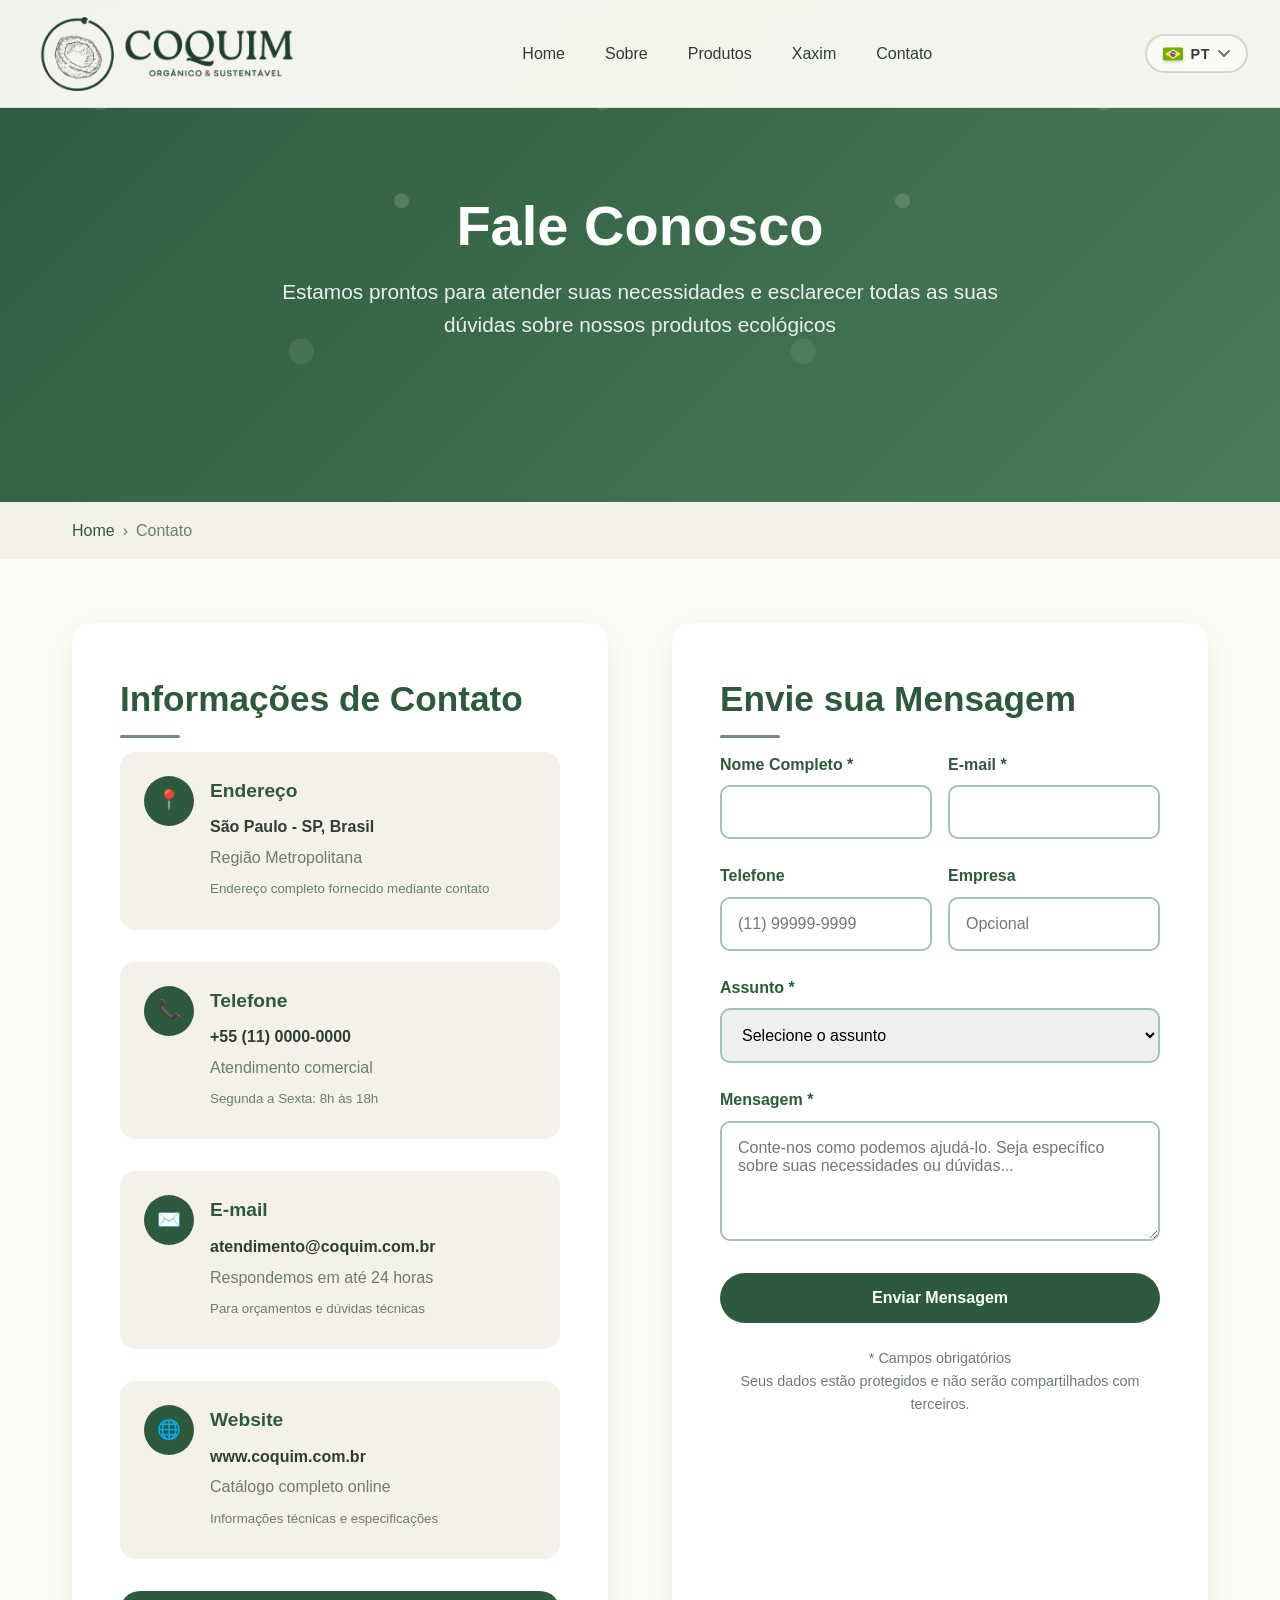
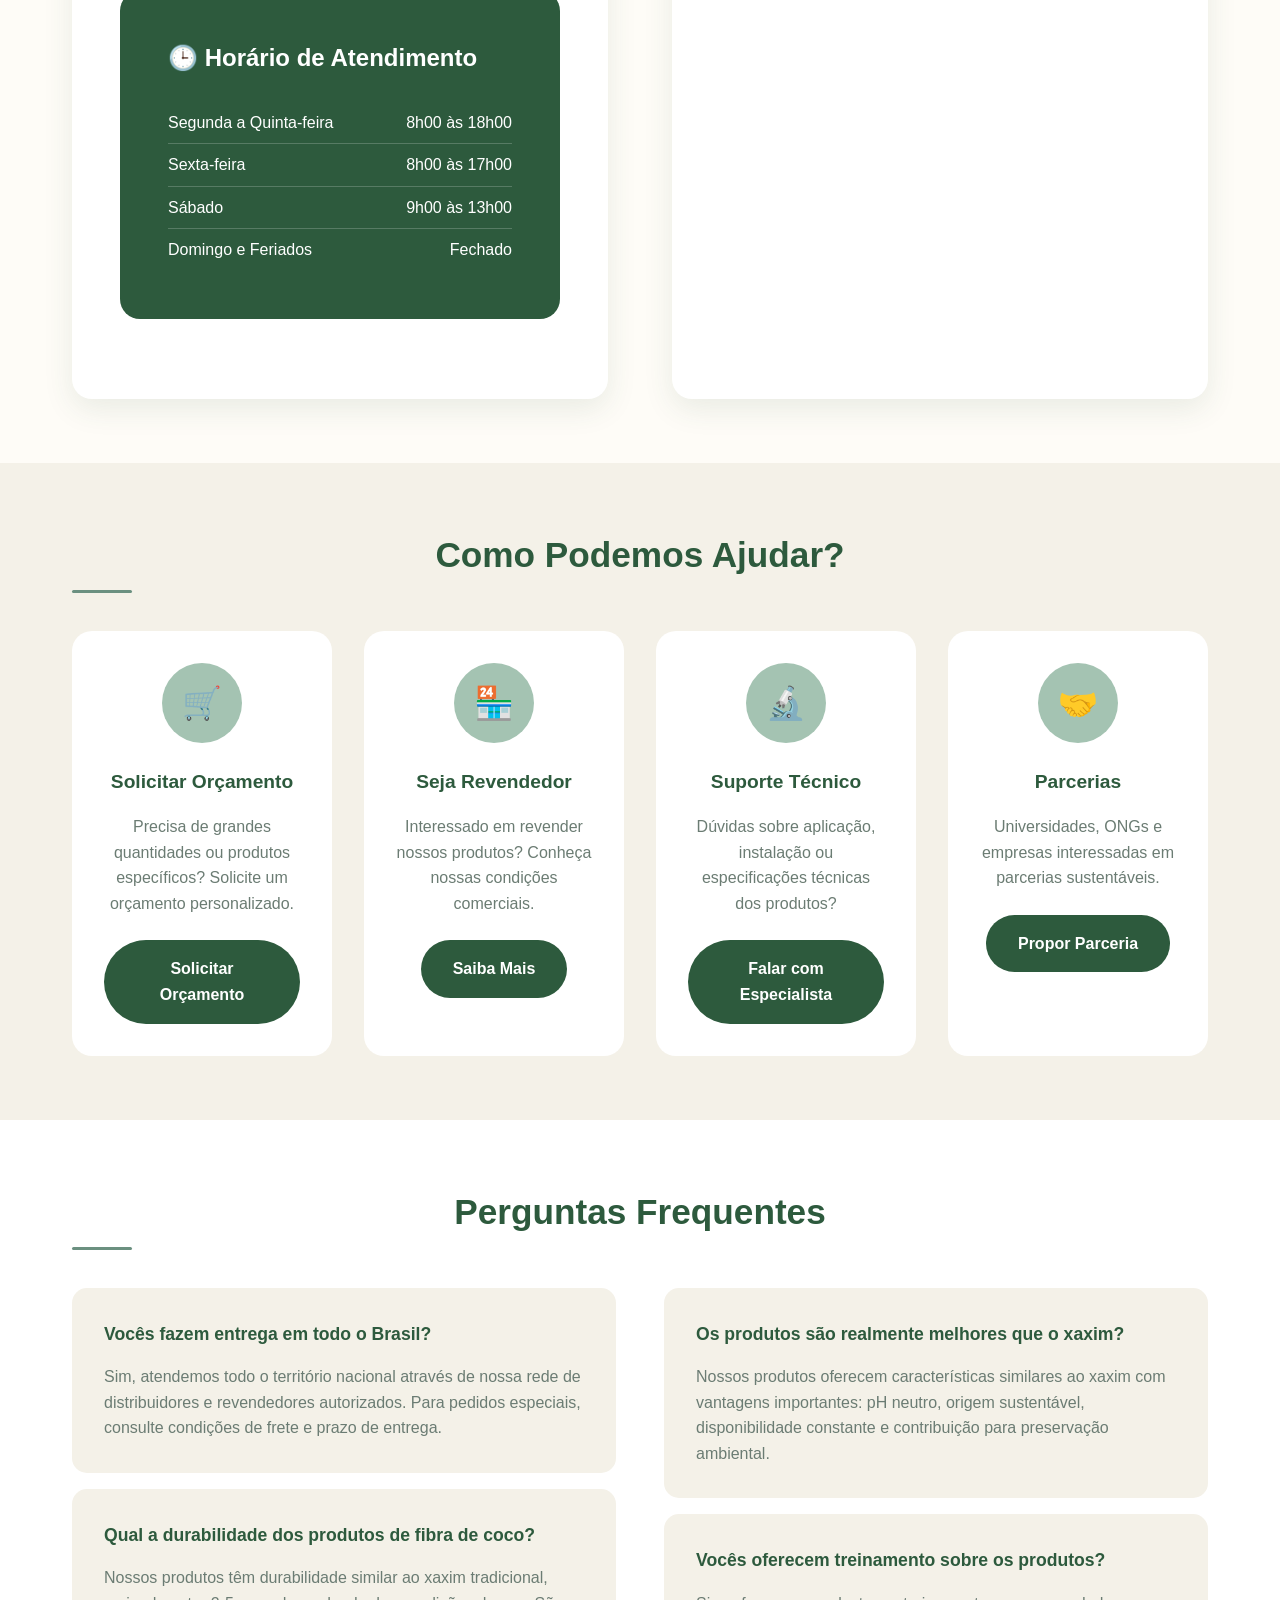
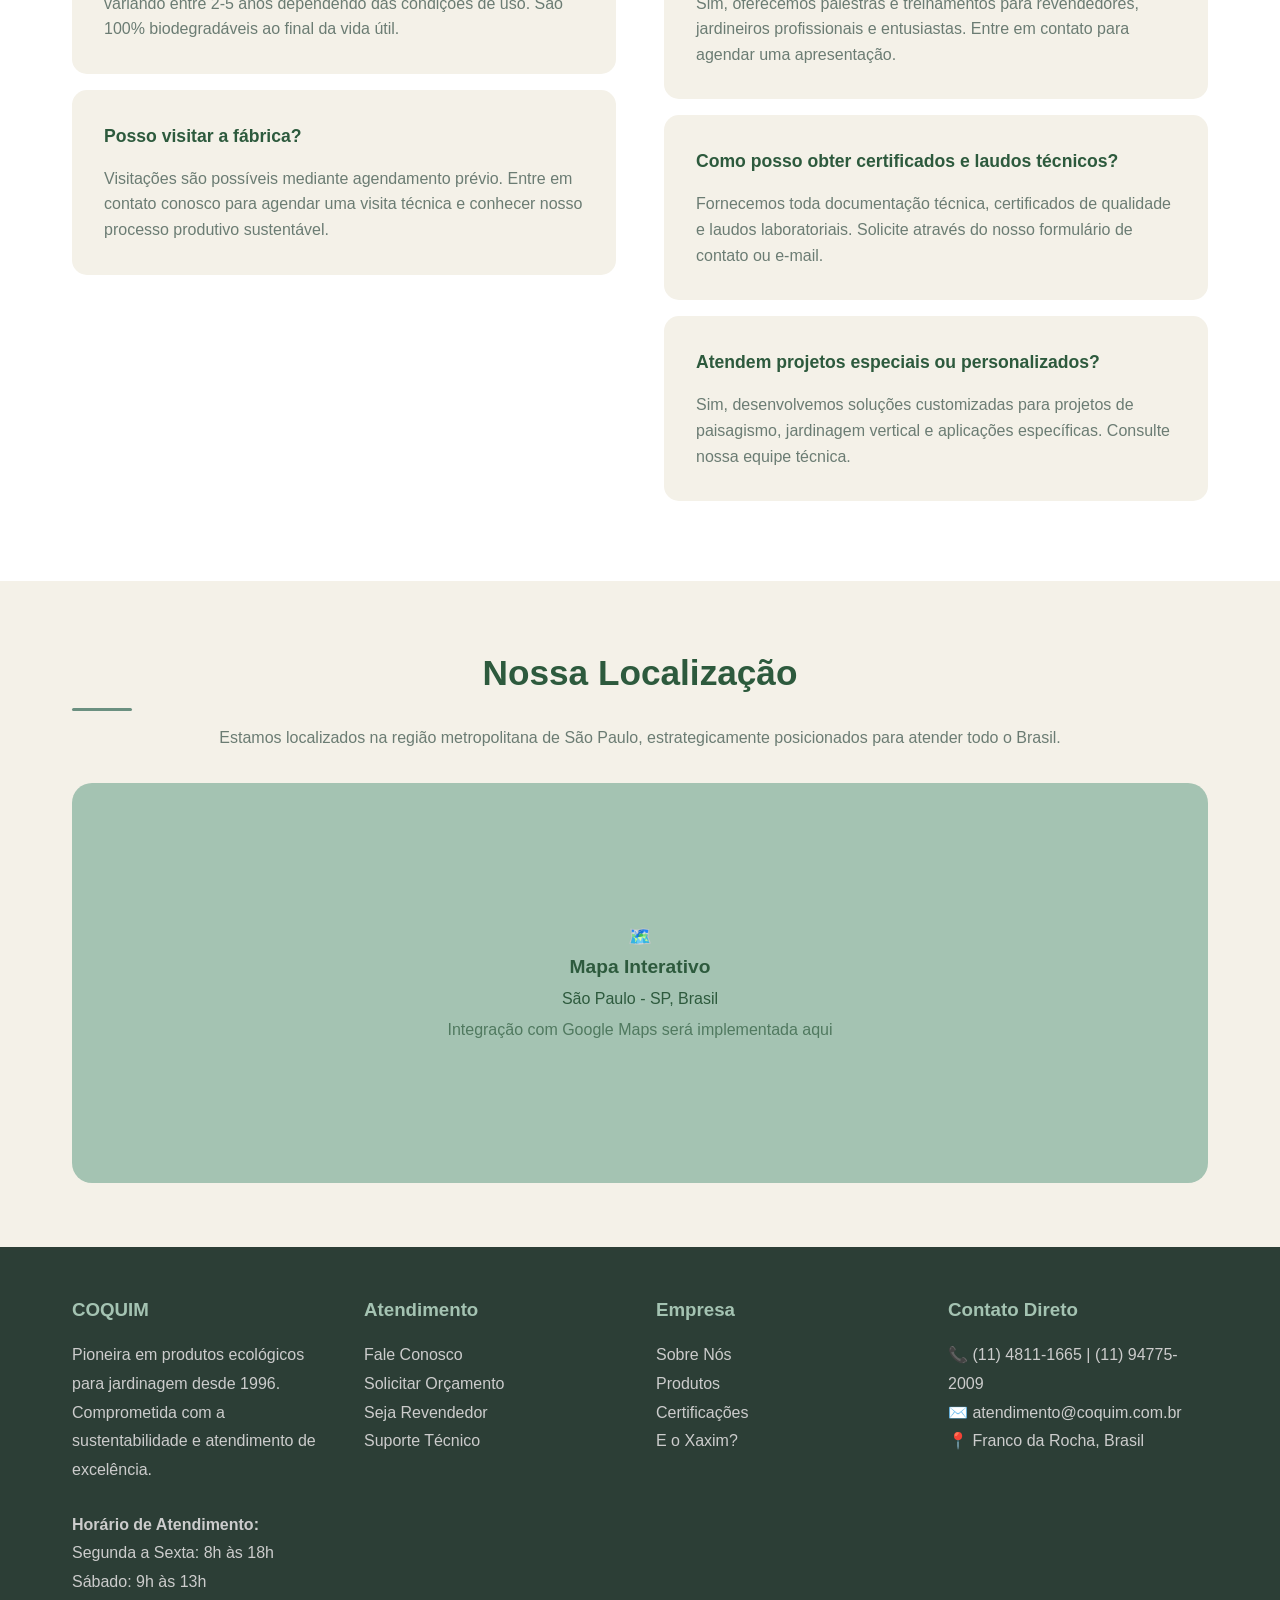
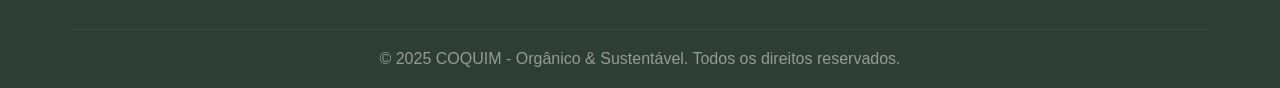
<file: contato.html>
<!DOCTYPE html>
<html lang="pt-BR">

<head>
    <meta charset="UTF-8">
    <meta name="viewport" content="width=device-width, initial-scale=1.0">
    <title>Contato COQUIM - Fale Conosco | Produtos Ecológicos para Jardinagem</title>
    <meta name="description"
        content="Entre em contato com a COQUIM. Tire suas dúvidas sobre nossos produtos de fibra de coco, solicite orçamentos e conheça nossos pontos de venda.">
    <meta name="keywords"
        content="contato coquim, fale conosco, atendimento, produtos fibra coco, orçamento, pontos de venda">

    <style>
        :root {
            --primary-green: #2d5a3d;
            --secondary-green: #4a7c59;
            --accent-green: #6b9080;
            --light-green: #a4c3b2;
            --cream: #f4f1e8;
            --warm-white: #fefcf7;
            --text-dark: #2c3e36;
            --text-light: #6b7c73;
            --shadow: rgba(45, 90, 61, 0.1);
            --shadow-hover: rgba(45, 90, 61, 0.2);
            --gradient-primary: linear-gradient(135deg, #2d5a3d 0%, #4a7c59 100%);
            --gradient-secondary: linear-gradient(135deg, #6b9080 0%, #a4c3b2 100%);
        }

        * {
            margin: 0;
            padding: 0;
            box-sizing: border-box;
        }

        html {
            scroll-behavior: smooth;
        }

        body {
            font-family: 'Segoe UI', Tahoma, Geneva, Verdana, sans-serif;
            line-height: 1.6;
            color: var(--text-dark);
            background-color: var(--warm-white);
            overflow-x: hidden;
        }

        /* Header */
        .header {
            position: fixed;
            top: 0;
            width: 100%;
            background: rgba(254, 252, 247, 0.95);
            backdrop-filter: blur(20px);
            z-index: 1000;
            transition: all 0.3s ease;
            border-bottom: 1px solid rgba(45, 90, 61, 0.1);
        }

        .header.scrolled {
            background: rgba(254, 252, 247, 0.98);
            box-shadow: 0 4px 30px var(--shadow);
        }

        .nav-container {
            max-width: 1400px;
            margin: 0 auto;
            display: flex;
            justify-content: space-between;
            align-items: center;
            padding: 1rem 2rem;
        }

        .logo {
            display: flex;
            align-items: center;
            font-weight: bold;
            color: var(--primary-green);
            text-decoration: none;
        }

        .logo-icon {
            width: 270px;
            height: 75px;
            margin-right: 0.5rem;
            display: flex;
            align-items: center;
            justify-content: center;
            position: relative;
            background-image: url('./assets/logos/coquim-header-logo.png');
            background-size: contain;
            background-repeat: no-repeat;
            background-position: center;
        }

        .nav-menu {
            display: flex;
            list-style: none;
            gap: 2.5rem;
        }

        .nav-link {
            text-decoration: none;
            color: var(--text-dark);
            font-weight: 500;
            transition: all 0.3s ease;
            position: relative;
            padding: 0.5rem 0;
        }

        .nav-link::after {
            content: '';
            position: absolute;
            bottom: 0;
            left: 0;
            width: 0;
            height: 3px;
            background: var(--gradient-primary);
            transition: width 0.3s ease;
            border-radius: 2px;
        }

        .nav-link:hover {
            color: var(--primary-green);
        }

        .nav-link:hover::after {
            width: 100%;
        }

        /* Header Actions Container */
        .header-actions {
            position: relative;
            align-items: center;
            gap: 1rem;
        }

        /* Language Selector */
        .language-selector {
            position: relative;
            z-index: 1001;
        }

        .language-btn {
            display: flex;
            align-items: center;
            gap: 0.5rem;
            padding: 0.6rem 1rem;
            background: rgba(255, 255, 255, 0.1);
            border: 2px solid rgba(45, 90, 61, 0.2);
            border-radius: 25px;
            color: var(--text-dark);
            cursor: pointer;
            transition: all 0.3s ease;
            font-size: 0.9rem;
            font-weight: 500;
            backdrop-filter: blur(10px);
        }

        .language-btn:hover {
            background: rgba(45, 90, 61, 0.1);
            border-color: var(--primary-green);
            transform: translateY(-1px);
        }

        .flag-icon {
            width: 20px;
            height: 15px;
            border-radius: 2px;
            object-fit: cover;
            box-shadow: 0 1px 3px rgba(0, 0, 0, 0.2);
        }

        .language-text {
            font-weight: 600;
            letter-spacing: 0.5px;
        }

        .dropdown-arrow {
            transition: transform 0.3s ease;
            opacity: 0.7;
        }

        .language-selector.active .dropdown-arrow {
            transform: rotate(180deg);
        }

        .language-dropdown {
            position: absolute;
            top: calc(100% + 0.5rem);
            right: 0;
            min-width: 180px;
            background: white;
            border-radius: 15px;
            box-shadow: 0 10px 40px rgba(45, 90, 61, 0.15);
            border: 1px solid rgba(45, 90, 61, 0.1);
            opacity: 0;
            visibility: hidden;
            transform: translateY(-10px);
            transition: all 0.3s cubic-bezier(0.175, 0.885, 0.32, 1.275);
            overflow: hidden;
        }

        .language-selector.active .language-dropdown {
            opacity: 1;
            visibility: visible;
            transform: translateY(0);
        }

        .language-option {
            display: flex;
            align-items: center;
            gap: 0.75rem;
            padding: 0.8rem 1rem;
            color: var(--text-dark);
            text-decoration: none;
            transition: all 0.2s ease;
            position: relative;
            font-size: 0.9rem;
        }

        .language-option:hover {
            background: var(--cream);
            color: var(--primary-green);
        }

        .language-option.active {
            background: rgba(45, 90, 61, 0.05);
            color: var(--primary-green);
            font-weight: 600;
        }

        .language-option .flag-icon {
            width: 18px;
            height: 13px;
        }

        .check-mark {
            margin-left: auto;
            color: var(--primary-green);
            font-weight: bold;
            opacity: 0;
            transition: opacity 0.2s ease;
        }

        .language-option.active .check-mark {
            opacity: 1;
        }

        .mobile-menu-btn {
            display: none;
            background: none;
            border: none;
            font-size: 1.5rem;
            color: var(--primary-green);
            cursor: pointer;
        }

        /* Hero Section */
        .hero {
            background: linear-gradient(135deg, var(--primary-green) 0%, var(--secondary-green) 100%);
            color: white;
            padding: 12rem 0 8rem;
            text-align: center;
            position: relative;
            overflow: hidden;
        }

        .hero::before {
            content: '';
            position: absolute;
            top: 0;
            left: 0;
            right: 0;
            bottom: 0;
            background: url('data:image/svg+xml,<svg xmlns="http://www.w3.org/2000/svg" viewBox="0 0 100 100"><circle cx="20" cy="20" r="2" fill="%23ffffff" opacity="0.1"/><circle cx="80" cy="40" r="1.5" fill="%23ffffff" opacity="0.15"/><circle cx="60" cy="70" r="2.5" fill="%23ffffff" opacity="0.08"/></svg>') repeat;
        }

        .hero-content {
            max-width: 800px;
            margin: 0 auto;
            padding: 0 2rem;
            position: relative;
            z-index: 2;
        }

        .hero-title {
            font-size: 3.5rem;
            font-weight: bold;
            margin-bottom: 1rem;
            line-height: 1.2;
        }

        .hero-subtitle {
            font-size: 1.3rem;
            margin-bottom: 2rem;
            opacity: 0.9;
        }

        .breadcrumb {
            background: var(--cream);
            padding: 1rem 0;
        }

        .breadcrumb-container {
            max-width: 1200px;
            margin: 0 auto;
            padding: 0 2rem;
        }

        .breadcrumb-list {
            display: flex;
            align-items: center;
            gap: 0.5rem;
            color: var(--text-light);
        }

        .breadcrumb-list a {
            color: var(--primary-green);
            text-decoration: none;
        }

        .breadcrumb-list a:hover {
            text-decoration: underline;
        }

        /* Main Content */
        .container {
            max-width: 1200px;
            margin: 0 auto;
            padding: 0 2rem;
        }

        .main-content {
            display: grid;
            grid-template-columns: 1fr 1fr;
            gap: 4rem;
            padding: 4rem 0;
        }

        .content-section {
            background: white;
            padding: 3rem;
            border-radius: 20px;
            box-shadow: 0 10px 30px var(--shadow);
        }

        .section-title {
            font-size: 2.2rem;
            color: var(--primary-green);
            margin-bottom: 1.5rem;
            position: relative;
        }

        .section-title::after {
            content: '';
            position: absolute;
            bottom: -10px;
            left: 0;
            width: 60px;
            height: 3px;
            background: var(--accent-green);
            border-radius: 2px;
        }

        /* Contact Info */
        .contact-info {
            display: flex;
            flex-direction: column;
            gap: 2rem;
        }

        .contact-item {
            display: flex;
            align-items: flex-start;
            gap: 1rem;
            padding: 1.5rem;
            background: var(--cream);
            border-radius: 15px;
            transition: transform 0.3s ease;
        }

        .contact-item:hover {
            transform: translateY(-5px);
        }

        .contact-icon {
            width: 50px;
            height: 50px;
            background: var(--primary-green);
            color: white;
            border-radius: 50%;
            display: flex;
            align-items: center;
            justify-content: center;
            font-size: 1.2rem;
            flex-shrink: 0;
        }

        .contact-details h3 {
            color: var(--primary-green);
            margin-bottom: 0.5rem;
            font-size: 1.2rem;
        }

        .contact-details p {
            color: var(--text-light);
            margin-bottom: 0.3rem;
        }

        .contact-details .highlight {
            color: var(--text-dark);
            font-weight: 600;
        }

        /* Contact Form */
        .contact-form {
            background: white;
        }

        .form-group {
            margin-bottom: 1.5rem;
        }

        .form-group label {
            display: block;
            margin-bottom: 0.5rem;
            color: var(--primary-green);
            font-weight: 600;
        }

        .form-group input,
        .form-group textarea,
        .form-group select {
            width: 100%;
            padding: 1rem;
            border: 2px solid var(--light-green);
            border-radius: 10px;
            font-size: 1rem;
            transition: all 0.3s ease;
            font-family: inherit;
        }

        .form-group input:focus,
        .form-group textarea:focus,
        .form-group select:focus {
            outline: none;
            border-color: var(--primary-green);
            box-shadow: 0 0 0 3px rgba(45, 90, 61, 0.1);
        }

        .form-group textarea {
            resize: vertical;
            min-height: 120px;
        }

        .form-row {
            display: grid;
            grid-template-columns: 1fr 1fr;
            gap: 1rem;
        }

        .btn {
            display: inline-block;
            padding: 1rem 2rem;
            background: var(--primary-green);
            color: white;
            text-decoration: none;
            border-radius: 50px;
            font-weight: 600;
            transition: all 0.3s ease;
            text-align: center;
            border: none;
            cursor: pointer;
            font-size: 1rem;
        }

        .btn:hover {
            background: var(--secondary-green);
            transform: translateY(-2px);
            box-shadow: 0 6px 20px var(--shadow-hover);
        }

        .btn-full {
            width: 100%;
        }

        /* Quick Actions */
        .quick-actions {
            background: var(--cream);
            padding: 4rem 0;
        }

        .actions-grid {
            display: grid;
            grid-template-columns: repeat(auto-fit, minmax(250px, 1fr));
            gap: 2rem;
            margin-top: 3rem;
        }

        .action-card {
            background: white;
            padding: 2rem;
            border-radius: 20px;
            text-align: center;
            transition: all 0.3s ease;
            cursor: pointer;
        }

        .action-card:hover {
            transform: translateY(-10px);
            box-shadow: 0 15px 35px var(--shadow-hover);
        }

        .action-icon {
            width: 80px;
            height: 80px;
            background: var(--light-green);
            border-radius: 50%;
            display: flex;
            align-items: center;
            justify-content: center;
            margin: 0 auto 1.5rem;
            font-size: 2rem;
            color: var(--primary-green);
        }

        .action-title {
            color: var(--primary-green);
            margin-bottom: 1rem;
            font-size: 1.2rem;
        }

        .action-description {
            color: var(--text-light);
            line-height: 1.6;
            margin-bottom: 1.5rem;
        }

        /* Office Hours */
        .office-hours {
            background: var(--primary-green);
            color: white;
            padding: 3rem;
            border-radius: 20px;
            margin: 2rem 0;
        }

        .office-hours h3 {
            margin-bottom: 1.5rem;
            font-size: 1.5rem;
        }

        .hours-list {
            list-style: none;
        }

        .hours-list li {
            display: flex;
            justify-content: space-between;
            padding: 0.5rem 0;
            border-bottom: 1px solid rgba(255, 255, 255, 0.2);
        }

        .hours-list li:last-child {
            border-bottom: none;
        }

        /* FAQ Section */
        .faq-section {
            background: white;
            padding: 4rem 0;
        }

        .faq-grid {
            display: grid;
            grid-template-columns: 1fr 1fr;
            gap: 3rem;
            margin-top: 3rem;
        }

        .faq-item {
            background: var(--cream);
            padding: 2rem;
            border-radius: 15px;
            margin-bottom: 1rem;
        }

        .faq-question {
            color: var(--primary-green);
            font-weight: 600;
            margin-bottom: 1rem;
            font-size: 1.1rem;
        }

        .faq-answer {
            color: var(--text-light);
            line-height: 1.6;
        }

        /* Map Section */
        .map-section {
            background: var(--cream);
            padding: 4rem 0;
        }

        .map-placeholder {
            background: var(--light-green);
            height: 400px;
            border-radius: 20px;
            display: flex;
            align-items: center;
            justify-content: center;
            color: var(--primary-green);
            font-size: 1.2rem;
            text-align: center;
            margin-top: 2rem;
        }

        /* Footer */
        .footer {
            background: var(--text-dark);
            color: white;
            padding: 3rem 0 1rem;
        }

        .footer-content {
            display: grid;
            grid-template-columns: repeat(auto-fit, minmax(250px, 1fr));
            gap: 2rem;
            margin-bottom: 2rem;
        }

        .footer-section h3 {
            color: var(--light-green);
            margin-bottom: 1rem;
        }

        .footer-section p,
        .footer-section a {
            color: #ccc;
            text-decoration: none;
            line-height: 1.8;
        }

        .footer-section a:hover {
            color: var(--light-green);
        }

        .footer-bottom {
            border-top: 1px solid #444;
            padding-top: 1rem;
            text-align: center;
            color: #999;
        }

        /* Success Message */
        .success-message {
            background: rgba(76, 175, 80, 0.1);
            border: 2px solid #4caf50;
            color: #2e7d32;
            padding: 1rem;
            border-radius: 10px;
            margin-bottom: 1rem;
            display: none;
        }

        .success-message.show {
            display: block;
        }

        /* Responsive - SISTEMA APRIMORADO */

        /* Tablets e dispositivos médios (até 1024px) */
        @media (max-width: 1024px) {
            .logo-icon {
                width: 200px;
                height: 55px;
            }

            .nav-menu {
                gap: 1.5rem;
            }

            .hero-title {
                font-size: 3rem;
            }

            .hero-subtitle {
                font-size: 1.1rem;
            }

            .main-content {
                gap: 3rem;
            }

            .actions-grid {
                grid-template-columns: repeat(auto-fit, minmax(220px, 1fr));
            }

            .faq-grid {
                gap: 2.5rem;
            }
        }

        /* Tablets pequenos e mobile landscape (até 768px) */
        @media (max-width: 768px) {
            .mobile-menu-btn {
                display: block;
            }

            .logo-icon {
                width: 180px;
                height: 50px;
            }

            .nav-menu {
                position: absolute;
                top: 100%;
                left: 0;
                width: 100%;
                background: white;
                flex-direction: column;
                padding: 1rem 2rem;
                box-shadow: 0 5px 15px var(--shadow);
                transform: translateY(-100%);
                opacity: 0;
                visibility: hidden;
                transition: all 0.3s ease;
                gap: 0.5rem;
            }

            .nav-menu.active {
                transform: translateY(0);
                opacity: 1;
                visibility: visible;
            }

            .nav-link {
                padding: 0.8rem 0;
                font-size: 1.1rem;
            }

            .language-selector {
                margin-right: 1rem;
            }

            .hero {
                padding: 10rem 0 6rem;
                min-height: auto;
            }

            .hero-title {
                font-size: 2.5rem;
                line-height: 1.2;
            }

            .hero-subtitle {
                font-size: 1rem;
                margin-bottom: 1.5rem;
            }

            .container {
                padding: 0 1.5rem;
            }

            .breadcrumb-container {
                padding: 0 1.5rem;
            }

            .main-content {
                grid-template-columns: 1fr;
                gap: 2rem;
                padding: 3rem 0;
            }

            .content-section {
                padding: 2rem 1.5rem;
            }

            .section-title {
                font-size: 1.8rem;
            }

            .form-row {
                grid-template-columns: 1fr;
            }

            .contact-item {
                flex-direction: column;
                text-align: center;
                align-items: center;
            }

            .contact-icon {
                margin-bottom: 1rem;
            }

            .office-hours {
                padding: 2rem 1.5rem;
            }

            .hours-list li {
                flex-direction: column;
                text-align: center;
                gap: 0.3rem;
                padding: 0.8rem 0;
            }

            .actions-grid {
                grid-template-columns: 1fr;
                gap: 1.5rem;
            }

            .action-card {
                padding: 2rem 1.5rem;
            }

            .faq-grid {
                grid-template-columns: 1fr;
                gap: 2rem;
            }

            .faq-item {
                padding: 1.5rem;
            }

            .faq-question {
                font-size: 1rem;
            }

            .map-placeholder {
                height: 300px;
            }

            .footer-content {
                grid-template-columns: 1fr;
                gap: 2rem;
            }

            .nav-container {
                padding: 1rem;
            }
        }

        /* Mobile portrait (até 480px) */
        @media (max-width: 480px) {
            .logo-icon {
                width: 150px;
                height: 42px;
            }

            .language-btn {
                padding: 0.5rem 0.7rem;
                font-size: 0.8rem;
            }

            .flag-icon {
                width: 16px;
                height: 12px;
            }

            .hero {
                padding: 8rem 0 5rem;
            }

            .hero-title {
                font-size: 2rem;
            }

            .hero-subtitle {
                font-size: 0.95rem;
            }

            .container {
                padding: 0 1rem;
            }

            .breadcrumb-container {
                padding: 0 1rem;
            }

            .breadcrumb-list {
                font-size: 0.9rem;
            }

            .content-section {
                padding: 1.5rem 1rem;
                border-radius: 15px;
            }

            .section-title {
                font-size: 1.5rem;
                margin-bottom: 1.5rem;
            }

            .section-title::after {
                width: 50px;
                height: 3px;
                bottom: -10px;
            }

            .contact-info {
                gap: 1.5rem;
            }

            .contact-item {
                padding: 1.2rem;
            }

            .contact-icon {
                width: 45px;
                height: 45px;
                font-size: 1.1rem;
            }

            .contact-details h3 {
                font-size: 1.1rem;
            }

            .contact-details p {
                font-size: 0.9rem;
            }

            .form-group {
                margin-bottom: 1.2rem;
            }

            .form-group label {
                font-size: 1rem;
                margin-bottom: 0.5rem;
            }

            .form-group input,
            .form-group textarea,
            .form-group select {
                padding: 0.9rem;
                font-size: 0.95rem;
                border-radius: 8px;
            }

            .form-group textarea {
                min-height: 100px;
            }

            .btn {
                padding: 0.9rem 1.5rem;
                font-size: 0.95rem;
            }

            .office-hours {
                padding: 1.5rem;
                border-radius: 15px;
            }

            .office-hours h3 {
                font-size: 1.2rem;
                margin-bottom: 1rem;
            }

            .action-card {
                padding: 1.8rem 1.2rem;
            }

            .action-icon {
                width: 65px;
                height: 65px;
                font-size: 1.8rem;
                margin-bottom: 1rem;
            }

            .action-title {
                font-size: 1.1rem;
            }

            .action-description {
                font-size: 0.95rem;
            }

            .faq-item {
                padding: 1.2rem;
            }

            .faq-question {
                font-size: 0.95rem;
                margin-bottom: 0.8rem;
            }

            .faq-answer {
                font-size: 0.9rem;
                line-height: 1.5;
            }

            .map-placeholder {
                height: 250px;
                font-size: 1rem;
            }

            .footer {
                padding: 3rem 0 1.5rem;
            }

            .footer-section {
                margin-bottom: 1.5rem;
            }

            .footer-section h3 {
                font-size: 1.1rem;
                margin-bottom: 1rem;
            }

            .footer-section p,
            .footer-section a {
                font-size: 0.9rem;
            }

            .footer-bottom {
                padding-top: 1.5rem;
                font-size: 0.85rem;
            }
        }

        /* Mobile pequeno (até 360px) */
        @media (max-width: 360px) {
            .logo-icon {
                width: 130px;
                height: 38px;
            }

            .nav-container {
                padding: 0.8rem;
            }

            .mobile-menu-btn {
                font-size: 1.3rem;
            }

            .hero-title {
                font-size: 1.7rem;
            }

            .hero-subtitle {
                font-size: 0.9rem;
            }

            .container {
                padding: 0 0.8rem;
            }

            .content-section {
                padding: 1.2rem 0.8rem;
            }

            .section-title {
                font-size: 1.3rem;
            }

            .contact-item {
                padding: 1rem;
            }

            .action-card {
                padding: 1.5rem 1rem;
            }

            .faq-item {
                padding: 1rem;
            }
        }

        /* Animations */
        .fade-in {
            opacity: 0;
            transform: translateY(30px);
            transition: all 0.6s ease;
        }

        .fade-in.visible {
            opacity: 1;
            transform: translateY(0);
        }
    </style>
</head>

<body>
    <!-- Header -->
    <header class="header" id="header">
        <nav class="nav-container">
            <a href="index.html" class="logo">
                <div class="logo-icon"></div>
            </a>
            <ul class="nav-menu" id="nav-menu">
                <li><a href="./index.html" class="nav-link" data-i18n="nav.home">Home</a></li>
                <li><a href="./sobre-nos.html" class="nav-link" data-i18n="nav.about">Sobre</a></li>
                <li><a href="./produtos.html" class="nav-link" data-i18n="nav.products">Produtos</a></li>
                <li><a href="./xaxim.html" class="nav-link" data-i18n="nav.xaxim">Xaxim</a></li>
                <li><a href="./contato.html" class="nav-link" data-i18n="nav.contact">Contato</a></li>
            </ul>
            <div class="header-actions">
                <!-- Language Selector -->
                <div class="language-selector" id="language-selector">
                    <button class="language-btn" id="language-btn">
                        <img src="./assets/imagens/brasil.png" alt="PT" class="flag-icon">
                        <span class="language-text">PT</span>
                        <svg class="dropdown-arrow" width="12" height="8" viewBox="0 0 12 8" fill="none">
                            <path d="M1 1L6 6L11 1" stroke="currentColor" stroke-width="2" stroke-linecap="round"
                                stroke-linejoin="round" />
                        </svg>
                    </button>
                    <div class="language-dropdown" id="language-dropdown">
                        <a href="#" class="language-option active" data-lang="pt">
                            <img src="./assets/imagens/brasil.png"
                                alt="Português" class="flag-icon">
                            <span>Português</span>
                            <span class="check-mark">✓</span>
                        </a>
                        <a href="#" class="language-option" data-lang="en">
                            <img src="./assets/imagens/eua.png" alt="English" class="flag-icon">
                            <span>English</span>
                        </a>
                        <a href="#" class="language-option" data-lang="es">
                            <img src="./assets/imagens/espanha.png" alt="Español" class="flag-icon">
                            <span>Español</span>
                        </a>
                    </div>
                </div>
                <button class="mobile-menu-btn" id="mobile-menu-btn">☰</button>
            </div>
        </nav>
    </header>

    <!-- Hero Section -->
    <section class="hero">
        <div class="hero-content">
            <h1 class="hero-title" data-i18n="hero.title">Fale Conosco</h1>
            <p class="hero-subtitle" data-i18n="hero.subtitle">Estamos prontos para atender suas necessidades e esclarecer todas as suas dúvidas sobre nossos produtos ecológicos</p>
        </div>
    </section>

    <!-- Breadcrumb -->
    <section class="breadcrumb">
        <div class="breadcrumb-container">
            <div class="breadcrumb-list">
                <a href="index.html" data-i18n="breadcrumb.home">Home</a>
                <span>›</span>
                <span data-i18n="breadcrumb.contact">Contato</span>
            </div>
        </div>
    </section>

    <!-- Main Content -->
    <main class="container">
        <div class="main-content">
            <!-- Contact Information -->
            <div class="content-section fade-in">
                <h2 class="section-title" data-i18n="contact.info.title">Informações de Contato</h2>

                <div class="contact-info">
                    <div class="contact-item">
                        <div class="contact-icon">📍</div>
                        <div class="contact-details">
                            <h3 data-i18n="contact.info.address.title">Endereço</h3>
                            <p class="highlight" data-i18n="contact.info.address.location">São Paulo - SP, Brasil</p>
                            <p data-i18n="contact.info.address.region">Região Metropolitana</p>
                            <p><small data-i18n="contact.info.address.note">Endereço completo fornecido mediante contato</small></p>
                        </div>
                    </div>

                    <div class="contact-item">
                        <div class="contact-icon">📞</div>
                        <div class="contact-details">
                            <h3 data-i18n="contact.info.phone.title">Telefone</h3>
                            <p class="highlight">+55 (11) 0000-0000</p>
                            <p data-i18n="contact.info.phone.description">Atendimento comercial</p>
                            <p><small data-i18n="contact.info.phone.hours">Segunda a Sexta: 8h às 18h</small></p>
                        </div>
                    </div>

                    <div class="contact-item">
                        <div class="contact-icon">✉️</div>
                        <div class="contact-details">
                            <h3 data-i18n="contact.info.email.title">E-mail</h3>
                            <p class="highlight">atendimento@coquim.com.br</p>
                            <p data-i18n="contact.info.email.response">Respondemos em até 24 horas</p>
                            <p><small data-i18n="contact.info.email.purpose">Para orçamentos e dúvidas técnicas</small></p>
                        </div>
                    </div>

                    <div class="contact-item">
                        <div class="contact-icon">🌐</div>
                        <div class="contact-details">
                            <h3 data-i18n="contact.info.website.title">Website</h3>
                            <p class="highlight">www.coquim.com.br</p>
                            <p data-i18n="contact.info.website.catalog">Catálogo completo online</p>
                            <p><small data-i18n="contact.info.website.specs">Informações técnicas e especificações</small></p>
                        </div>
                    </div>
                </div>

                <div class="office-hours">
                    <h3 data-i18n="contact.hours.title">🕒 Horário de Atendimento</h3>
                    <ul class="hours-list">
                        <li>
                            <span data-i18n="contact.hours.mon_thu">Segunda a Quinta-feira</span>
                            <span>8h00 às 18h00</span>
                        </li>
                        <li>
                            <span data-i18n="contact.hours.fri">Sexta-feira</span>
                            <span>8h00 às 17h00</span>
                        </li>
                        <li>
                            <span data-i18n="contact.hours.sat">Sábado</span>
                            <span>9h00 às 13h00</span>
                        </li>
                        <li>
                            <span data-i18n="contact.hours.sun">Domingo e Feriados</span>
                            <span data-i18n="contact.hours.closed">Fechado</span>
                        </li>
                    </ul>
                </div>
            </div>

            <!-- Contact Form -->
            <div class="content-section fade-in">
                <h2 class="section-title" data-i18n="form.title">Envie sua Mensagem</h2>

                <div id="success-message" class="success-message">
                    <span data-i18n="form.success">✅ Mensagem enviada com sucesso! Entraremos em contato em breve.</span>
                </div>

                <form class="contact-form" id="contact-form">
                    <div class="form-row">
                        <div class="form-group">
                            <label for="name" data-i18n="form.name">Nome Completo *</label>
                            <input type="text" id="name" name="name" required>
                        </div>
                        <div class="form-group">
                            <label for="email" data-i18n="form.email">E-mail *</label>
                            <input type="email" id="email" name="email" required>
                        </div>
                    </div>

                    <div class="form-row">
                        <div class="form-group">
                            <label for="phone" data-i18n="form.phone">Telefone</label>
                            <input type="tel" id="phone" name="phone" placeholder="(11) 99999-9999">
                        </div>
                        <div class="form-group">
                            <label for="company" data-i18n="form.company">Empresa</label>
                            <input type="text" id="company" name="company" data-i18n="form.company.placeholder::placeholder" placeholder="Opcional">
                        </div>
                    </div>

                    <div class="form-group">
                        <label for="subject" data-i18n="form.subject">Assunto *</label>
                        <select id="subject" name="subject" required>
                            <option value="" data-i18n="form.subject.placeholder">Selecione o assunto</option>
                            <option value="duvidas-produtos" data-i18n="form.subject.product_questions">Dúvidas sobre produtos</option>
                            <option value="orcamento" data-i18n="form.subject.quote">Solicitação de orçamento</option>
                            <option value="seja-revendedor" data-i18n="form.subject.reseller">Quero ser revendedor</option>
                            <option value="especificacoes-tecnicas" data-i18n="form.subject.technical">Especificações técnicas</option>
                            <option value="sustentabilidade" data-i18n="form.subject.sustainability">Informações sobre sustentabilidade</option>
                            <option value="parcerias" data-i18n="form.subject.partnerships">Parcerias e colaborações</option>
                            <option value="imprensa" data-i18n="form.subject.press">Imprensa e mídia</option>
                            <option value="outros" data-i18n="form.subject.other">Outros assuntos</option>
                        </select>
                    </div>

                    <div class="form-group">
                        <label for="message" data-i18n="form.message">Mensagem *</label>
                        <textarea id="message" name="message" required data-i18n="form.message.placeholder::placeholder"
                            placeholder="Conte-nos como podemos ajudá-lo. Seja específico sobre suas necessidades ou dúvidas..."></textarea>
                    </div>

                    <div class="form-group">
                        <button type="submit" class="btn btn-full" data-i18n="form.submit">
                            Enviar Mensagem
                        </button>
                    </div>

                    <p style="font-size: 0.9rem; color: var(--text-light); text-align: center;">
                        <span data-i18n="form.required">* Campos obrigatórios</span><br>
                        <span data-i18n="form.privacy">Seus dados estão protegidos e não serão compartilhados com terceiros.</span>
                    </p>
                </form>
            </div>
        </div>
    </main>

    <!-- Quick Actions -->
    <section class="quick-actions">
        <div class="container">
            <h2 class="section-title" style="text-align: center;" data-i18n="actions.title">Como Podemos Ajudar?</h2>
            <div class="actions-grid">
                <div class="action-card fade-in">
                    <div class="action-icon">🛒</div>
                    <h3 class="action-title" data-i18n="actions.quote.title">Solicitar Orçamento</h3>
                    <p class="action-description" data-i18n="actions.quote.description">
                        Precisa de grandes quantidades ou produtos específicos?
                        Solicite um orçamento personalizado.
                    </p>
                    <a href="#" class="btn" onclick="setSubject('orcamento')" data-i18n="actions.quote.button">Solicitar Orçamento</a>
                </div>

                <div class="action-card fade-in">
                    <div class="action-icon">🏪</div>
                    <h3 class="action-title" data-i18n="actions.reseller.title">Seja Revendedor</h3>
                    <p class="action-description" data-i18n="actions.reseller.description">
                        Interessado em revender nossos produtos?
                        Conheça nossas condições comerciais.
                    </p>
                    <a href="revendedor.html" class="btn" data-i18n="actions.reseller.button">Saiba Mais</a>
                </div>

                <div class="action-card fade-in">
                    <div class="action-icon">🔬</div>
                    <h3 class="action-title" data-i18n="actions.technical.title">Suporte Técnico</h3>
                    <p class="action-description" data-i18n="actions.technical.description">
                        Dúvidas sobre aplicação, instalação ou
                        especificações técnicas dos produtos?
                    </p>
                    <a href="#" class="btn" onclick="setSubject('especificacoes-tecnicas')" data-i18n="actions.technical.button">Falar com Especialista</a>
                </div>

                <div class="action-card fade-in">
                    <div class="action-icon">🤝</div>
                    <h3 class="action-title" data-i18n="actions.partnerships.title">Parcerias</h3>
                    <p class="action-description" data-i18n="actions.partnerships.description">
                        Universidades, ONGs e empresas interessadas
                        em parcerias sustentáveis.
                    </p>
                    <a href="#" class="btn" onclick="setSubject('parcerias')" data-i18n="actions.partnerships.button">Propor Parceria</a>
                </div>
            </div>
        </div>
    </section>

    <!-- FAQ Section -->
    <section class="faq-section">
        <div class="container">
            <h2 class="section-title" style="text-align: center;" data-i18n="faq.title">Perguntas Frequentes</h2>
            <div class="faq-grid">
                <div class="faq-column">
                    <div class="faq-item fade-in">
                        <h3 class="faq-question" data-i18n="faq.delivery.question">Vocês fazem entrega em todo o Brasil?</h3>
                        <p class="faq-answer" data-i18n="faq.delivery.answer">
                            Sim, atendemos todo o território nacional através de nossa rede de
                            distribuidores e revendedores autorizados. Para pedidos especiais,
                            consulte condições de frete e prazo de entrega.
                        </p>
                    </div>

                    <div class="faq-item fade-in">
                        <h3 class="faq-question" data-i18n="faq.durability.question">Qual a durabilidade dos produtos de fibra de coco?</h3>
                        <p class="faq-answer" data-i18n="faq.durability.answer">
                            Nossos produtos têm durabilidade similar ao xaxim tradicional,
                            variando entre 2-5 anos dependendo das condições de uso. São
                            100% biodegradáveis ao final da vida útil.
                        </p>
                    </div>

                    <div class="faq-item fade-in">
                        <h3 class="faq-question" data-i18n="faq.visit.question">Posso visitar a fábrica?</h3>
                        <p class="faq-answer" data-i18n="faq.visit.answer">
                            Visitações são possíveis mediante agendamento prévio. Entre em
                            contato conosco para agendar uma visita técnica e conhecer
                            nosso processo produtivo sustentável.
                        </p>
                    </div>
                </div>

                <div class="faq-column">
                    <div class="faq-item fade-in">
                        <h3 class="faq-question" data-i18n="faq.better.question">Os produtos são realmente melhores que o xaxim?</h3>
                        <p class="faq-answer" data-i18n="faq.better.answer">
                            Nossos produtos oferecem características similares ao xaxim com
                            vantagens importantes: pH neutro, origem sustentável, disponibilidade
                            constante e contribuição para preservação ambiental.
                        </p>
                    </div>

                    <div class="faq-item fade-in">
                        <h3 class="faq-question" data-i18n="faq.training.question">Vocês oferecem treinamento sobre os produtos?</h3>
                        <p class="faq-answer" data-i18n="faq.training.answer">
                            Sim, oferecemos palestras e treinamentos para revendedores,
                            jardineiros profissionais e entusiastas. Entre em contato para
                            agendar uma apresentação.
                        </p>
                    </div>

                    <div class="faq-item fade-in">
                        <h3 class="faq-question" data-i18n="faq.certificates.question">Como posso obter certificados e laudos técnicos?</h3>
                        <p class="faq-answer" data-i18n="faq.certificates.answer">
                            Fornecemos toda documentação técnica, certificados de qualidade
                            e laudos laboratoriais. Solicite através do nosso formulário de
                            contato ou e-mail.
                        </p>
                    </div>

                    <div class="faq-item fade-in">
                        <h3 class="faq-question" data-i18n="faq.custom.question">Atendem projetos especiais ou personalizados?</h3>
                        <p class="faq-answer" data-i18n="faq.custom.answer">
                            Sim, desenvolvemos soluções customizadas para projetos de
                            paisagismo, jardinagem vertical e aplicações específicas.
                            Consulte nossa equipe técnica.
                        </p>
                    </div>
                </div>
            </div>
        </div>
    </section>

    <!-- Map Section -->
    <section class="map-section">
        <div class="container">
            <h2 class="section-title" style="text-align: center;" data-i18n="map.title">Nossa Localização</h2>
            <p style="text-align: center; color: var(--text-light); margin-bottom: 2rem;" data-i18n="map.description">
                Estamos localizados na região metropolitana de São Paulo,
                estrategicamente posicionados para atender todo o Brasil.
            </p>

            <div class="map-placeholder">
                <div>
                    🗺️<br>
                    <strong data-i18n="map.interactive">Mapa Interativo</strong><br>
                    <span style="font-size: 1rem;" data-i18n="map.location">São Paulo - SP, Brasil</span><br>
                    <small style="opacity: 0.7;" data-i18n="map.integration">Integração com Google Maps será implementada aqui</small>
                </div>
            </div>
        </div>
    </section>

    <!-- Footer -->
    <footer class="footer">
        <div class="container">
            <div class="footer-content">
                <div class="footer-section">
                    <h3>COQUIM</h3>
                    <p data-i18n="footer.company.description">
                        Pioneira em produtos ecológicos para jardinagem desde 1996.
                        Comprometida com a sustentabilidade e atendimento de excelência.
                    </p>
                    <br>
                    <p><strong data-i18n="footer.company.hours_title">Horário de Atendimento:</strong></p>
                    <p data-i18n="footer.company.weekdays">Segunda a Sexta: 8h às 18h</p>
                    <p data-i18n="footer.company.saturday">Sábado: 9h às 13h</p>
                </div>
                <div class="footer-section">
                    <h3 data-i18n="footer.service.title">Atendimento</h3>
                    <p><a href="contato.html" data-i18n="footer.service.contact">Fale Conosco</a></p>
                    <p><a href="#" onclick="setSubject('orcamento')" data-i18n="footer.service.quote">Solicitar Orçamento</a></p>
                    <p><a href="revendedor.html" data-i18n="footer.service.reseller">Seja Revendedor</a></p>
                    <p><a href="#" onclick="setSubject('especificacoes-tecnicas')" data-i18n="footer.service.support">Suporte Técnico</a></p>
                </div>
                <div class="footer-section">
                    <h3 data-i18n="footer.company.title">Empresa</h3>
                    <p><a href="sobre.html" data-i18n="footer.company.about">Sobre Nós</a></p>
                    <p><a href="produtos.html" data-i18n="footer.company.products">Produtos</a></p>
                    <p><a href="certificacoes.html" data-i18n="footer.company.certifications">Certificações</a></p>
                    <p><a href="xaxim.html" data-i18n="footer.company.xaxim">E o Xaxim?</a></p>
                </div>
                <div class="footer-section">
                    <h3 data-i18n="footer.contact.title">Contato Direto</h3>
                    <p>📞 (11) 4811-1665 | (11) 94775-2009</p>
                    <p>✉️ atendimento@coquim.com.br</p>
                    <p data-i18n="footer.contact.location">📍 Franco da Rocha, Brasil</p>
                </div>
            </div>
            <div class="footer-bottom">
                <p data-i18n="footer.copyright">&copy; 2025 COQUIM - Orgânico & Sustentável. Todos os direitos reservados.</p>
            </div>
        </div>
    </footer>

    <script>
        // ========== SISTEMA DE TRADUÇÕES ==========
        const translations = {
            pt: {
                // Navegação
                'nav.home': 'Home',
                'nav.about': 'Sobre',
                'nav.products': 'Produtos',
                'nav.xaxim': 'Xaxim',
                'nav.contact': 'Contato',

                // Breadcrumb
                'breadcrumb.home': 'Home',
                'breadcrumb.contact': 'Contato',

                // Hero Section
                'hero.title': 'Fale Conosco',
                'hero.subtitle': 'Estamos prontos para atender suas necessidades e esclarecer todas as suas dúvidas sobre nossos produtos ecológicos',

                // Informações de Contato
                'contact.info.title': 'Informações de Contato',
                'contact.info.address.title': 'Endereço',
                'contact.info.address.location': 'São Paulo - SP, Brasil',
                'contact.info.address.region': 'Região Metropolitana',
                'contact.info.address.note': 'Endereço completo fornecido mediante contato',
                'contact.info.phone.title': 'Telefone',
                'contact.info.phone.description': 'Atendimento comercial',
                'contact.info.phone.hours': 'Segunda a Sexta: 8h às 18h',
                'contact.info.email.title': 'E-mail',
                'contact.info.email.response': 'Respondemos em até 24 horas',
                'contact.info.email.purpose': 'Para orçamentos e dúvidas técnicas',
                'contact.info.website.title': 'Website',
                'contact.info.website.catalog': 'Catálogo completo online',
                'contact.info.website.specs': 'Informações técnicas e especificações',

                // Horários
                'contact.hours.title': '🕒 Horário de Atendimento',
                'contact.hours.mon_thu': 'Segunda a Quinta-feira',
                'contact.hours.fri': 'Sexta-feira',
                'contact.hours.sat': 'Sábado',
                'contact.hours.sun': 'Domingo e Feriados',
                'contact.hours.closed': 'Fechado',

                // Formulário
                'form.title': 'Envie sua Mensagem',
                'form.success': '✅ Mensagem enviada com sucesso! Entraremos em contato em breve.',
                'form.name': 'Nome Completo *',
                'form.email': 'E-mail *',
                'form.phone': 'Telefone',
                'form.company': 'Empresa',
                'form.company.placeholder': 'Opcional',
                'form.subject': 'Assunto *',
                'form.subject.placeholder': 'Selecione o assunto',
                'form.subject.product_questions': 'Dúvidas sobre produtos',
                'form.subject.quote': 'Solicitação de orçamento',
                'form.subject.reseller': 'Quero ser revendedor',
                'form.subject.technical': 'Especificações técnicas',
                'form.subject.sustainability': 'Informações sobre sustentabilidade',
                'form.subject.partnerships': 'Parcerias e colaborações',
                'form.subject.press': 'Imprensa e mídia',
                'form.subject.other': 'Outros assuntos',
                'form.message': 'Mensagem *',
                'form.message.placeholder': 'Conte-nos como podemos ajudá-lo. Seja específico sobre suas necessidades ou dúvidas...',
                'form.submit': 'Enviar Mensagem',
                'form.required': '* Campos obrigatórios',
                'form.privacy': 'Seus dados estão protegidos e não serão compartilhados com terceiros.',

                // Ações Rápidas
                'actions.title': 'Como Podemos Ajudar?',
                'actions.quote.title': 'Solicitar Orçamento',
                'actions.quote.description': 'Precisa de grandes quantidades ou produtos específicos? Solicite um orçamento personalizado.',
                'actions.quote.button': 'Solicitar Orçamento',
                'actions.reseller.title': 'Seja Revendedor',
                'actions.reseller.description': 'Interessado em revender nossos produtos? Conheça nossas condições comerciais.',
                'actions.reseller.button': 'Saiba Mais',
                'actions.technical.title': 'Suporte Técnico',
                'actions.technical.description': 'Dúvidas sobre aplicação, instalação ou especificações técnicas dos produtos?',
                'actions.technical.button': 'Falar com Especialista',
                'actions.partnerships.title': 'Parcerias',
                'actions.partnerships.description': 'Universidades, ONGs e empresas interessadas em parcerias sustentáveis.',
                'actions.partnerships.button': 'Propor Parceria',

                // FAQ
                'faq.title': 'Perguntas Frequentes',
                'faq.delivery.question': 'Vocês fazem entrega em todo o Brasil?',
                'faq.delivery.answer': 'Sim, atendemos todo o território nacional através de nossa rede de distribuidores e revendedores autorizados. Para pedidos especiais, consulte condições de frete e prazo de entrega.',
                'faq.durability.question': 'Qual a durabilidade dos produtos de fibra de coco?',
                'faq.durability.answer': 'Nossos produtos têm durabilidade similar ao xaxim tradicional, variando entre 2-5 anos dependendo das condições de uso. São 100% biodegradáveis ao final da vida útil.',
                'faq.visit.question': 'Posso visitar a fábrica?',
                'faq.visit.answer': 'Visitações são possíveis mediante agendamento prévio. Entre em contato conosco para agendar uma visita técnica e conhecer nosso processo produtivo sustentável.',
                'faq.better.question': 'Os produtos são realmente melhores que o xaxim?',
                'faq.better.answer': 'Nossos produtos oferecem características similares ao xaxim com vantagens importantes: pH neutro, origem sustentável, disponibilidade constante e contribuição para preservação ambiental.',
                'faq.training.question': 'Vocês oferecem treinamento sobre os produtos?',
                'faq.training.answer': 'Sim, oferecemos palestras e treinamentos para revendedores, jardineiros profissionais e entusiastas. Entre em contato para agendar uma apresentação.',
                'faq.certificates.question': 'Como posso obter certificados e laudos técnicos?',
                'faq.certificates.answer': 'Fornecemos toda documentação técnica, certificados de qualidade e laudos laboratoriais. Solicite através do nosso formulário de contato ou e-mail.',
                'faq.custom.question': 'Atendem projetos especiais ou personalizados?',
                'faq.custom.answer': 'Sim, desenvolvemos soluções customizadas para projetos de paisagismo, jardinagem vertical e aplicações específicas. Consulte nossa equipe técnica.',

                // Mapa
                'map.title': 'Nossa Localização',
                'map.description': 'Estamos localizados na região metropolitana de São Paulo, estrategicamente posicionados para atender todo o Brasil.',
                'map.interactive': 'Mapa Interativo',
                'map.location': 'São Paulo - SP, Brasil',
                'map.integration': 'Integração com Google Maps será implementada aqui',

                // Footer
                'footer.company.description': 'Pioneira em produtos ecológicos para jardinagem desde 1996. Comprometida com a sustentabilidade e atendimento de excelência.',
                'footer.company.hours_title': 'Horário de Atendimento:',
                'footer.company.weekdays': 'Segunda a Sexta: 8h às 18h',
                'footer.company.saturday': 'Sábado: 9h às 13h',
                'footer.service.title': 'Atendimento',
                'footer.service.contact': 'Fale Conosco',
                'footer.service.quote': 'Solicitar Orçamento',
                'footer.service.reseller': 'Seja Revendedor',
                'footer.service.support': 'Suporte Técnico',
                'footer.company.title': 'Empresa',
                'footer.company.about': 'Sobre Nós',
                'footer.company.products': 'Produtos',
                'footer.company.certifications': 'Certificações',
                'footer.company.xaxim': 'E o Xaxim?',
                'footer.contact.title': 'Contato Direto',
                'footer.contact.location': '📍 São Paulo, Brasil',
                'footer.copyright': '© 2025 COQUIM - Orgânico & Sustentável. Todos os direitos reservados.'
            },

            en: {
                // Navigation
                'nav.home': 'Home',
                'nav.about': 'About',
                'nav.products': 'Products',
                'nav.xaxim': 'Xaxim',
                'nav.contact': 'Contact',

                // Breadcrumb
                'breadcrumb.home': 'Home',
                'breadcrumb.contact': 'Contact',

                // Hero Section
                'hero.title': 'Contact Us',
                'hero.subtitle': 'We are ready to meet your needs and clarify all your questions about our ecological products',

                // Contact Information
                'contact.info.title': 'Contact Information',
                'contact.info.address.title': 'Address',
                'contact.info.address.location': 'São Paulo - SP, Brazil',
                'contact.info.address.region': 'Metropolitan Region',
                'contact.info.address.note': 'Complete address provided upon contact',
                'contact.info.phone.title': 'Phone',
                'contact.info.phone.description': 'Commercial service',
                'contact.info.phone.hours': 'Monday to Friday: 8am to 6pm',
                'contact.info.email.title': 'Email',
                'contact.info.email.response': 'We respond within 24 hours',
                'contact.info.email.purpose': 'For quotes and technical questions',
                'contact.info.website.title': 'Website',
                'contact.info.website.catalog': 'Complete online catalog',
                'contact.info.website.specs': 'Technical information and specifications',

                // Hours
                'contact.hours.title': '🕒 Business Hours',
                'contact.hours.mon_thu': 'Monday to Thursday',
                'contact.hours.fri': 'Friday',
                'contact.hours.sat': 'Saturday',
                'contact.hours.sun': 'Sunday and Holidays',
                'contact.hours.closed': 'Closed',

                // Form
                'form.title': 'Send Your Message',
                'form.success': '✅ Message sent successfully! We will contact you soon.',
                'form.name': 'Full Name *',
                'form.email': 'Email *',
                'form.phone': 'Phone',
                'form.company': 'Company',
                'form.company.placeholder': 'Optional',
                'form.subject': 'Subject *',
                'form.subject.placeholder': 'Select subject',
                'form.subject.product_questions': 'Product questions',
                'form.subject.quote': 'Quote request',
                'form.subject.reseller': 'Become a reseller',
                'form.subject.technical': 'Technical specifications',
                'form.subject.sustainability': 'Sustainability information',
                'form.subject.partnerships': 'Partnerships and collaborations',
                'form.subject.press': 'Press and media',
                'form.subject.other': 'Other subjects',
                'form.message': 'Message *',
                'form.message.placeholder': 'Tell us how we can help you. Be specific about your needs or questions...',
                'form.submit': 'Send Message',
                'form.required': '* Required fields',
                'form.privacy': 'Your data is protected and will not be shared with third parties.',

                // Quick Actions
                'actions.title': 'How Can We Help?',
                'actions.quote.title': 'Request Quote',
                'actions.quote.description': 'Need large quantities or specific products? Request a personalized quote.',
                'actions.quote.button': 'Request Quote',
                'actions.reseller.title': 'Become a Reseller',
                'actions.reseller.description': 'Interested in reselling our products? Learn about our commercial conditions.',
                'actions.reseller.button': 'Learn More',
                'actions.technical.title': 'Technical Support',
                'actions.technical.description': 'Questions about application, installation or technical specifications of products?',
                'actions.technical.button': 'Talk to Specialist',
                'actions.partnerships.title': 'Partnerships',
                'actions.partnerships.description': 'Universities, NGOs and companies interested in sustainable partnerships.',
                'actions.partnerships.button': 'Propose Partnership',

                // FAQ
                'faq.title': 'Frequently Asked Questions',
                'faq.delivery.question': 'Do you deliver throughout Brazil?',
                'faq.delivery.answer': 'Yes, we serve the entire national territory through our network of authorized distributors and resellers. For special orders, consult shipping conditions and delivery time.',
                'faq.durability.question': 'What is the durability of coconut fiber products?',
                'faq.durability.answer': 'Our products have durability similar to traditional xaxim, varying between 2-5 years depending on usage conditions. They are 100% biodegradable at end of life.',
                'faq.visit.question': 'Can I visit the factory?',
                'faq.visit.answer': 'Visits are possible by prior appointment. Contact us to schedule a technical visit and learn about our sustainable production process.',
                'faq.better.question': 'Are the products really better than xaxim?',
                'faq.better.answer': 'Our products offer characteristics similar to xaxim with important advantages: neutral pH, sustainable origin, constant availability and contribution to environmental preservation.',
                'faq.training.question': 'Do you offer training on products?',
                'faq.training.answer': 'Yes, we offer lectures and training for resellers, professional gardeners and enthusiasts. Contact us to schedule a presentation.',
                'faq.certificates.question': 'How can I obtain certificates and technical reports?',
                'faq.certificates.answer': 'We provide all technical documentation, quality certificates and laboratory reports. Request through our contact form or email.',
                'faq.custom.question': 'Do you handle special or customized projects?',
                'faq.custom.answer': 'Yes, we develop customized solutions for landscaping projects, vertical gardening and specific applications. Consult our technical team.',

                // Map
                'map.title': 'Our Location',
                'map.description': 'We are located in the metropolitan region of São Paulo, strategically positioned to serve all of Brazil.',
                'map.interactive': 'Interactive Map',
                'map.location': 'São Paulo - SP, Brazil',
                'map.integration': 'Google Maps integration will be implemented here',

                // Footer
                'footer.company.description': 'Pioneer in ecological gardening products since 1996. Committed to sustainability and service excellence.',
                'footer.company.hours_title': 'Business Hours:',
                'footer.company.weekdays': 'Monday to Friday: 8am to 6pm',
                'footer.company.saturday': 'Saturday: 9am to 1pm',
                'footer.service.title': 'Service',
                'footer.service.contact': 'Contact Us',
                'footer.service.quote': 'Request Quote',
                'footer.service.reseller': 'Become a Reseller',
                'footer.service.support': 'Technical Support',
                'footer.company.title': 'Company',
                'footer.company.about': 'About Us',
                'footer.company.products': 'Products',
                'footer.company.certifications': 'Certifications',
                'footer.company.xaxim': 'What about Xaxim?',
                'footer.contact.title': 'Direct Contact',
                'footer.contact.location': '📍 São Paulo, Brazil',
                'footer.copyright': '© 2025 COQUIM - Organic & Sustainable. All rights reserved.'
            },

            es: {
                // Navegación
                'nav.home': 'Inicio',
                'nav.about': 'Acerca',
                'nav.products': 'Productos',
                'nav.xaxim': 'Xaxim',
                'nav.contact': 'Contacto',

                // Breadcrumb
                'breadcrumb.home': 'Inicio',
                'breadcrumb.contact': 'Contacto',

                // Hero Section
                'hero.title': 'Contáctanos',
                'hero.subtitle': 'Estamos listos para atender sus necesidades y aclarar todas sus dudas sobre nuestros productos ecológicos',

                // Información de Contacto
                'contact.info.title': 'Información de Contacto',
                'contact.info.address.title': 'Dirección',
                'contact.info.address.location': 'São Paulo - SP, Brasil',
                'contact.info.address.region': 'Región Metropolitana',
                'contact.info.address.note': 'Dirección completa proporcionada al contactar',
                'contact.info.phone.title': 'Teléfono',
                'contact.info.phone.description': 'Atención comercial',
                'contact.info.phone.hours': 'Lunes a Viernes: 8h a 18h',
                'contact.info.email.title': 'Correo electrónico',
                'contact.info.email.response': 'Respondemos en hasta 24 horas',
                'contact.info.email.purpose': 'Para cotizaciones y dudas técnicas',
                'contact.info.website.title': 'Sitio web',
                'contact.info.website.catalog': 'Catálogo completo en línea',
                'contact.info.website.specs': 'Información técnica y especificaciones',

                // Horarios
                'contact.hours.title': '🕒 Horario de Atención',
                'contact.hours.mon_thu': 'Lunes a Jueves',
                'contact.hours.fri': 'Viernes',
                'contact.hours.sat': 'Sábado',
                'contact.hours.sun': 'Domingo y Feriados',
                'contact.hours.closed': 'Cerrado',

                // Formulario
                'form.title': 'Envía tu Mensaje',
                'form.success': '✅ ¡Mensaje enviado con éxito! Nos pondremos en contacto pronto.',
                'form.name': 'Nombre Completo *',
                'form.email': 'Correo electrónico *',
                'form.phone': 'Teléfono',
                'form.company': 'Empresa',
                'form.company.placeholder': 'Opcional',
                'form.subject': 'Asunto *',
                'form.subject.placeholder': 'Selecciona el asunto',
                'form.subject.product_questions': 'Dudas sobre productos',
                'form.subject.quote': 'Solicitud de cotización',
                'form.subject.reseller': 'Quiero ser revendedor',
                'form.subject.technical': 'Especificaciones técnicas',
                'form.subject.sustainability': 'Información sobre sostenibilidad',
                'form.subject.partnerships': 'Alianzas y colaboraciones',
                'form.subject.press': 'Prensa y medios',
                'form.subject.other': 'Otros asuntos',
                'form.message': 'Mensaje *',
                'form.message.placeholder': 'Cuéntanos cómo podemos ayudarte. Sé específico sobre tus necesidades o dudas...',
                'form.submit': 'Enviar Mensaje',
                'form.required': '* Campos obligatorios',
                'form.privacy': 'Tus datos están protegidos y no serán compartidos con terceros.',

                // Acciones Rápidas
                'actions.title': '¿Cómo Podemos Ayudar?',
                'actions.quote.title': 'Solicitar Cotización',
                'actions.quote.description': '¿Necesitas grandes cantidades o productos específicos? Solicita una cotización personalizada.',
                'actions.quote.button': 'Solicitar Cotización',
                'actions.reseller.title': 'Hazte Revendedor',
                'actions.reseller.description': '¿Interesado en revender nuestros productos? Conoce nuestras condiciones comerciales.',
                'actions.reseller.button': 'Saber Más',
                'actions.technical.title': 'Soporte Técnico',
                'actions.technical.description': '¿Dudas sobre aplicación, instalación o especificaciones técnicas de los productos?',
                'actions.technical.button': 'Hablar con Especialista',
                'actions.partnerships.title': 'Alianzas',
                'actions.partnerships.description': 'Universidades, ONGs y empresas interesadas en alianzas sostenibles.',
                'actions.partnerships.button': 'Proponer Alianza',

                // FAQ
                'faq.title': 'Preguntas Frecuentes',
                'faq.delivery.question': '¿Hacen entrega en todo Brasil?',
                'faq.delivery.answer': 'Sí, atendemos todo el territorio nacional a través de nuestra red de distribuidores y revendedores autorizados. Para pedidos especiales, consulte condiciones de envío y plazo de entrega.',
                'faq.durability.question': '¿Cuál es la durabilidad de los productos de fibra de coco?',
                'faq.durability.answer': 'Nuestros productos tienen durabilidad similar al xaxim tradicional, variando entre 2-5 años dependiendo de las condiciones de uso. Son 100% biodegradables al final de su vida útil.',
                'faq.visit.question': '¿Puedo visitar la fábrica?',
                'faq.visit.answer': 'Las visitaciones son posibles mediante cita previa. Contáctanos para agendar una visita técnica y conocer nuestro proceso productivo sostenible.',
                'faq.better.question': '¿Los productos son realmente mejores que el xaxim?',
                'faq.better.answer': 'Nuestros productos ofrecen características similares al xaxim con ventajas importantes: pH neutro, origen sostenible, disponibilidad constante y contribución a la preservación ambiental.',
                'faq.training.question': '¿Ofrecen capacitación sobre los productos?',
                'faq.training.answer': 'Sí, ofrecemos charlas y capacitaciones para revendedores, jardineros profesionales y entusiastas. Contáctanos para agendar una presentación.',
                'faq.certificates.question': '¿Cómo puedo obtener certificados y informes técnicos?',
                'faq.certificates.answer': 'Proporcionamos toda la documentación técnica, certificados de calidad e informes de laboratorio. Solicita a través de nuestro formulario de contacto o correo electrónico.',
                'faq.custom.question': '¿Atienden proyectos especiales o personalizados?',
                'faq.custom.answer': 'Sí, desarrollamos soluciones personalizadas para proyectos de paisajismo, jardinería vertical y aplicaciones específicas. Consulta a nuestro equipo técnico.',

                // Mapa
                'map.title': 'Nuestra Ubicación',
                'map.description': 'Estamos ubicados en la región metropolitana de São Paulo, estratégicamente posicionados para atender todo Brasil.',
                'map.interactive': 'Mapa Interactivo',
                'map.location': 'São Paulo - SP, Brasil',
                'map.integration': 'La integración con Google Maps será implementada aquí',

                // Footer
                'footer.company.description': 'Pionera en productos ecológicos para jardinería desde 1996. Comprometida con la sostenibilidad y excelencia en el servicio.',
                'footer.company.hours_title': 'Horario de Atención:',
                'footer.company.weekdays': 'Lunes a Viernes: 8h a 18h',
                'footer.company.saturday': 'Sábado: 9h a 13h',
                'footer.service.title': 'Atención',
                'footer.service.contact': 'Contáctanos',
                'footer.service.quote': 'Solicitar Cotización',
                'footer.service.reseller': 'Hazte Revendedor',
                'footer.service.support': 'Soporte Técnico',
                'footer.company.title': 'Empresa',
                'footer.company.about': 'Acerca de Nosotros',
                'footer.company.products': 'Productos',
                'footer.company.certifications': 'Certificaciones',
                'footer.company.xaxim': '¿Y el Xaxim?',
                'footer.contact.title': 'Contacto Directo',
                'footer.contact.location': '📍 São Paulo, Brasil',
                'footer.copyright': '© 2025 COQUIM - Orgánico & Sostenible. Todos los derechos reservados.'
            }
        };

        // Função para traduzir elementos
        function translateElement(element, lang) {
            const key = element.getAttribute('data-i18n');
            if (key && translations[lang] && translations[lang][key]) {
                const parts = key.split('::');
                const translationKey = parts[0];
                const attribute = parts[1];
                
                if (attribute && attribute === 'placeholder') {
                    element.placeholder = translations[lang][translationKey];
                } else {
                    element.textContent = translations[lang][translationKey];
                }
            }
        }

        // Função para traduzir toda a página
        function translatePage(lang) {
            // Traduzir todos os elementos com data-i18n
            document.querySelectorAll('[data-i18n]').forEach(element => {
                translateElement(element, lang);
            });

            // Atualizar atributos de título e meta
            const titleTranslations = {
                pt: 'Contato COQUIM - Fale Conosco | Produtos Ecológicos para Jardinagem',
                en: 'Contact COQUIM - Contact Us | Ecological Products for Gardening',
                es: 'Contacto COQUIM - Contáctanos | Productos Ecológicos para Jardinería'
            };

            const descriptionTranslations = {
                pt: 'Entre em contato com a COQUIM. Tire suas dúvidas sobre nossos produtos de fibra de coco, solicite orçamentos e conheça nossos pontos de venda.',
                en: 'Contact COQUIM. Get answers about our coconut fiber products, request quotes and learn about our sales points.',
                es: 'Contacta con COQUIM. Resuelve tus dudas sobre nuestros productos de fibra de coco, solicita cotizaciones y conoce nuestros puntos de venta.'
            };

            document.title = titleTranslations[lang];
            document.querySelector('meta[name="description"]').setAttribute('content', descriptionTranslations[lang]);
            document.documentElement.lang = lang === 'pt' ? 'pt-BR' : lang === 'en' ? 'en-US' : 'es-ES';
        }

        // Mobile menu toggle
        const mobileMenuBtn = document.getElementById('mobile-menu-btn');
        const navMenu = document.getElementById('nav-menu');

        mobileMenuBtn.addEventListener('click', () => {
            navMenu.classList.toggle('active');
        });

        // Header scroll effect
        const header = document.getElementById('header');

        window.addEventListener('scroll', () => {
            if (window.scrollY > 100) {
                header.classList.add('scrolled');
            } else {
                header.classList.remove('scrolled');
            }
        });

        // Language Selector Functionality
        document.addEventListener('DOMContentLoaded', function () {
            const languageSelector = document.getElementById('language-selector');
            const languageBtn = document.getElementById('language-btn');
            const languageDropdown = document.getElementById('language-dropdown');
            const languageOptions = document.querySelectorAll('.language-option');

            // Toggle dropdown
            languageBtn.addEventListener('click', function (e) {
                e.stopPropagation();
                languageSelector.classList.toggle('active');
            });

            // Close dropdown when clicking outside
            document.addEventListener('click', function (e) {
                if (!languageSelector.contains(e.target)) {
                    languageSelector.classList.remove('active');
                }
            });

            // Handle language selection
            languageOptions.forEach(option => {
                option.addEventListener('click', function (e) {
                    e.preventDefault();

                    const selectedLang = this.dataset.lang;
                    const selectedFlag = this.querySelector('.flag-icon').src;
                    const selectedText = this.querySelector('span').textContent;

                    // Update button
                    const btnFlag = languageBtn.querySelector('.flag-icon');
                    const btnText = languageBtn.querySelector('.language-text');

                    btnFlag.src = selectedFlag;
                    btnFlag.alt = selectedText;
                    btnText.textContent = selectedLang.toUpperCase();

                    // Update active state
                    languageOptions.forEach(opt => opt.classList.remove('active'));
                    this.classList.add('active');

                    // Close dropdown
                    languageSelector.classList.remove('active');

                    // Translate the page
                    translatePage(selectedLang);

                    // Store language preference
                    localStorage.setItem('selectedLanguage', selectedLang);
                });
            });

            // Load saved language on page load
            const savedLanguage = localStorage.getItem('selectedLanguage') || 'pt';
            if (savedLanguage !== 'pt') {
                const savedOption = document.querySelector(`[data-lang="${savedLanguage}"]`);
                if (savedOption) {
                    savedOption.click();
                }
            }
        });

        // Contact form handling
        const contactForm = document.getElementById('contact-form');
        const successMessage = document.getElementById('success-message');

        contactForm.addEventListener('submit', (e) => {
            e.preventDefault();

            // Get form data
            const formData = new FormData(contactForm);
            const data = Object.fromEntries(formData);

            // Simulate form submission (replace with actual backend call)
            console.log('Form data:', data);

            // Show success message
            successMessage.classList.add('show');

            // Reset form
            contactForm.reset();

            // Hide success message after 5 seconds
            setTimeout(() => {
                successMessage.classList.remove('show');
            }, 5000);

            // Scroll to top of form
            contactForm.scrollIntoView({ behavior: 'smooth' });
        });

        // Function to set subject from quick actions
        function setSubject(subjectValue) {
            const subjectSelect = document.getElementById('subject');
            subjectSelect.value = subjectValue;

            // Scroll to contact form
            document.getElementById('contact-form').scrollIntoView({
                behavior: 'smooth',
                block: 'start'
            });

            // Focus on message field
            setTimeout(() => {
                document.getElementById('message').focus();
            }, 500);
        }

        // Phone mask
        const phoneInput = document.getElementById('phone');
        phoneInput.addEventListener('input', (e) => {
            let value = e.target.value.replace(/\D/g, '');

            if (value.length <= 11) {
                value = value.replace(/(\d{2})(\d)/, '($1) $2');
                value = value.replace(/(\d{4,5})(\d{4})$/, '$1-$2');
            }

            e.target.value = value;
        });

        // Intersection Observer for fade-in animations
        const observerOptions = {
            threshold: 0.1,
            rootMargin: '0px 0px -50px 0px'
        };

        const observer = new IntersectionObserver((entries) => {
            entries.forEach(entry => {
                if (entry.isIntersecting) {
                    entry.target.classList.add('visible');
                }
            });
        }, observerOptions);

        document.querySelectorAll('.fade-in').forEach(el => {
            observer.observe(el);
        });

        // Smooth scrolling for navigation links
        document.querySelectorAll('a[href^="#"]').forEach(anchor => {
            anchor.addEventListener('click', function (e) {
                e.preventDefault();
                const target = document.querySelector(this.getAttribute('href'));
                if (target) {
                    const headerHeight = header.offsetHeight;
                    const targetPosition = target.offsetTop - headerHeight;

                    window.scrollTo({
                        top: targetPosition,
                        behavior: 'smooth'
                    });

                    navMenu.classList.remove('active');
                }
            });
        });

        // Action cards hover effects
        document.querySelectorAll('.action-card').forEach(card => {
            card.addEventListener('mouseenter', () => {
                card.style.transform = 'translateY(-10px) scale(1.02)';
            });

            card.addEventListener('mouseleave', () => {
                card.style.transform = 'translateY(0) scale(1)';
            });
        });

        // Form validation enhancements
        const requiredFields = document.querySelectorAll('input[required], select[required], textarea[required]');

        requiredFields.forEach(field => {
            field.addEventListener('blur', () => {
                if (!field.value.trim()) {
                    field.style.borderColor = '#e74c3c';
                } else {
                    field.style.borderColor = '#4caf50';
                }
            });

            field.addEventListener('input', () => {
                if (field.style.borderColor === 'rgb(231, 76, 60)') {
                    field.style.borderColor = '#a4c3b2';
                }
            });
        });

        // Email validation
        const emailField = document.getElementById('email');
        emailField.addEventListener('blur', () => {
            const emailRegex = /^[^\s@]+@[^\s@]+\.[^\s@]+$/;
            if (emailField.value && !emailRegex.test(emailField.value)) {
                emailField.style.borderColor = '#e74c3c';
            } else if (emailField.value) {
                emailField.style.borderColor = '#4caf50';
            }
        });
    </script>
</body>

</html>
</file>
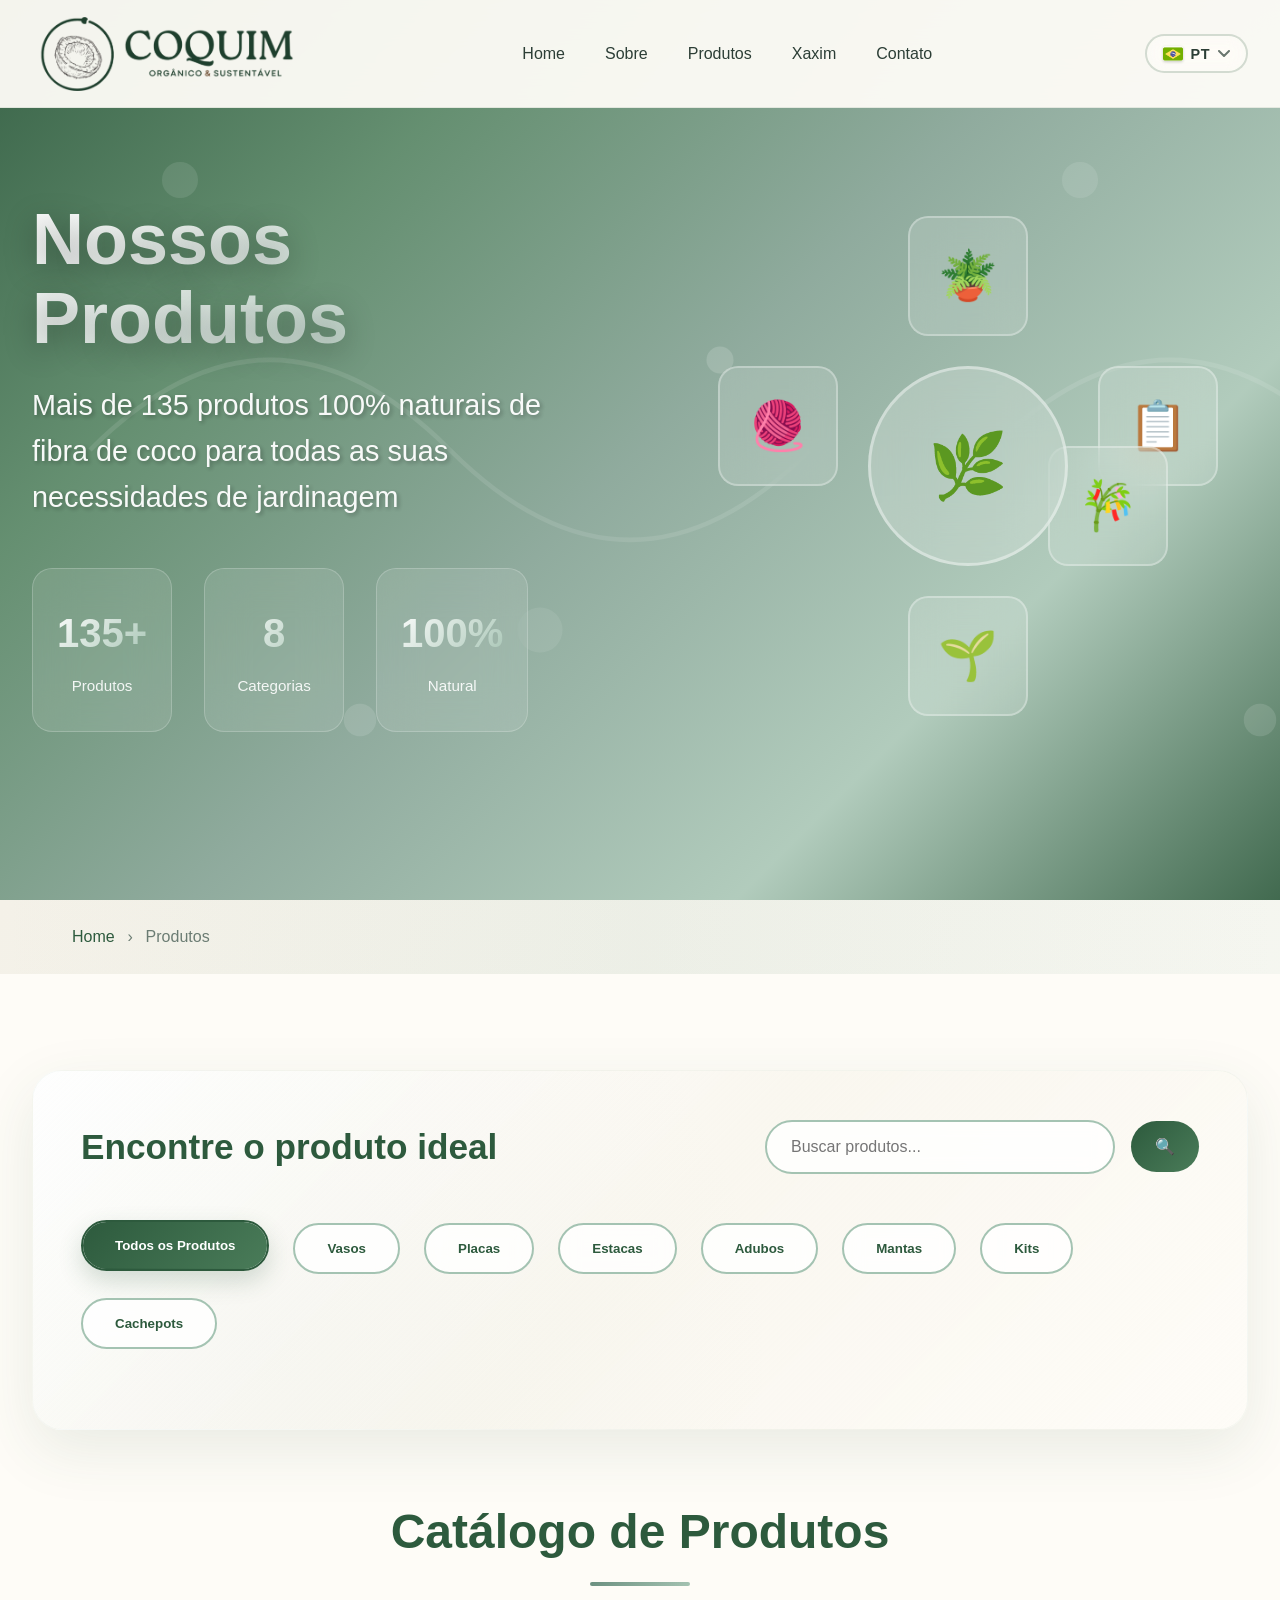
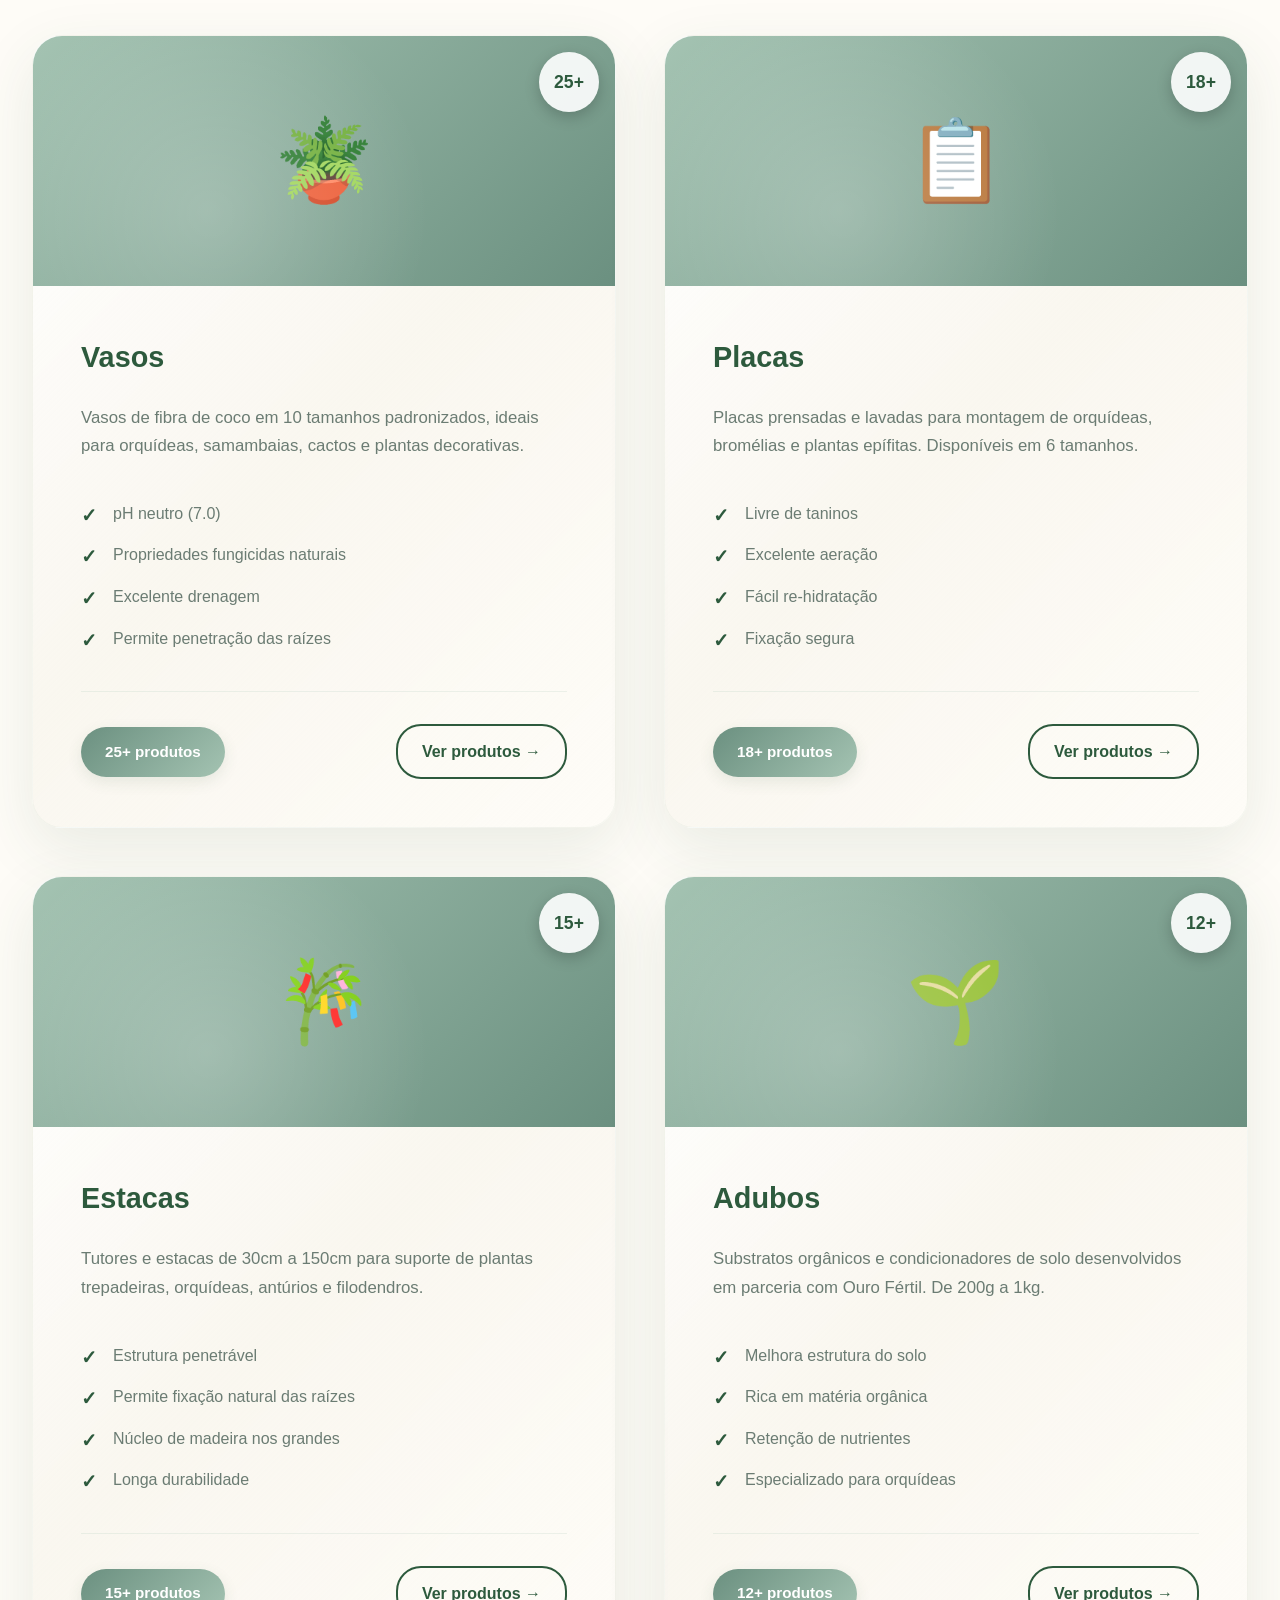
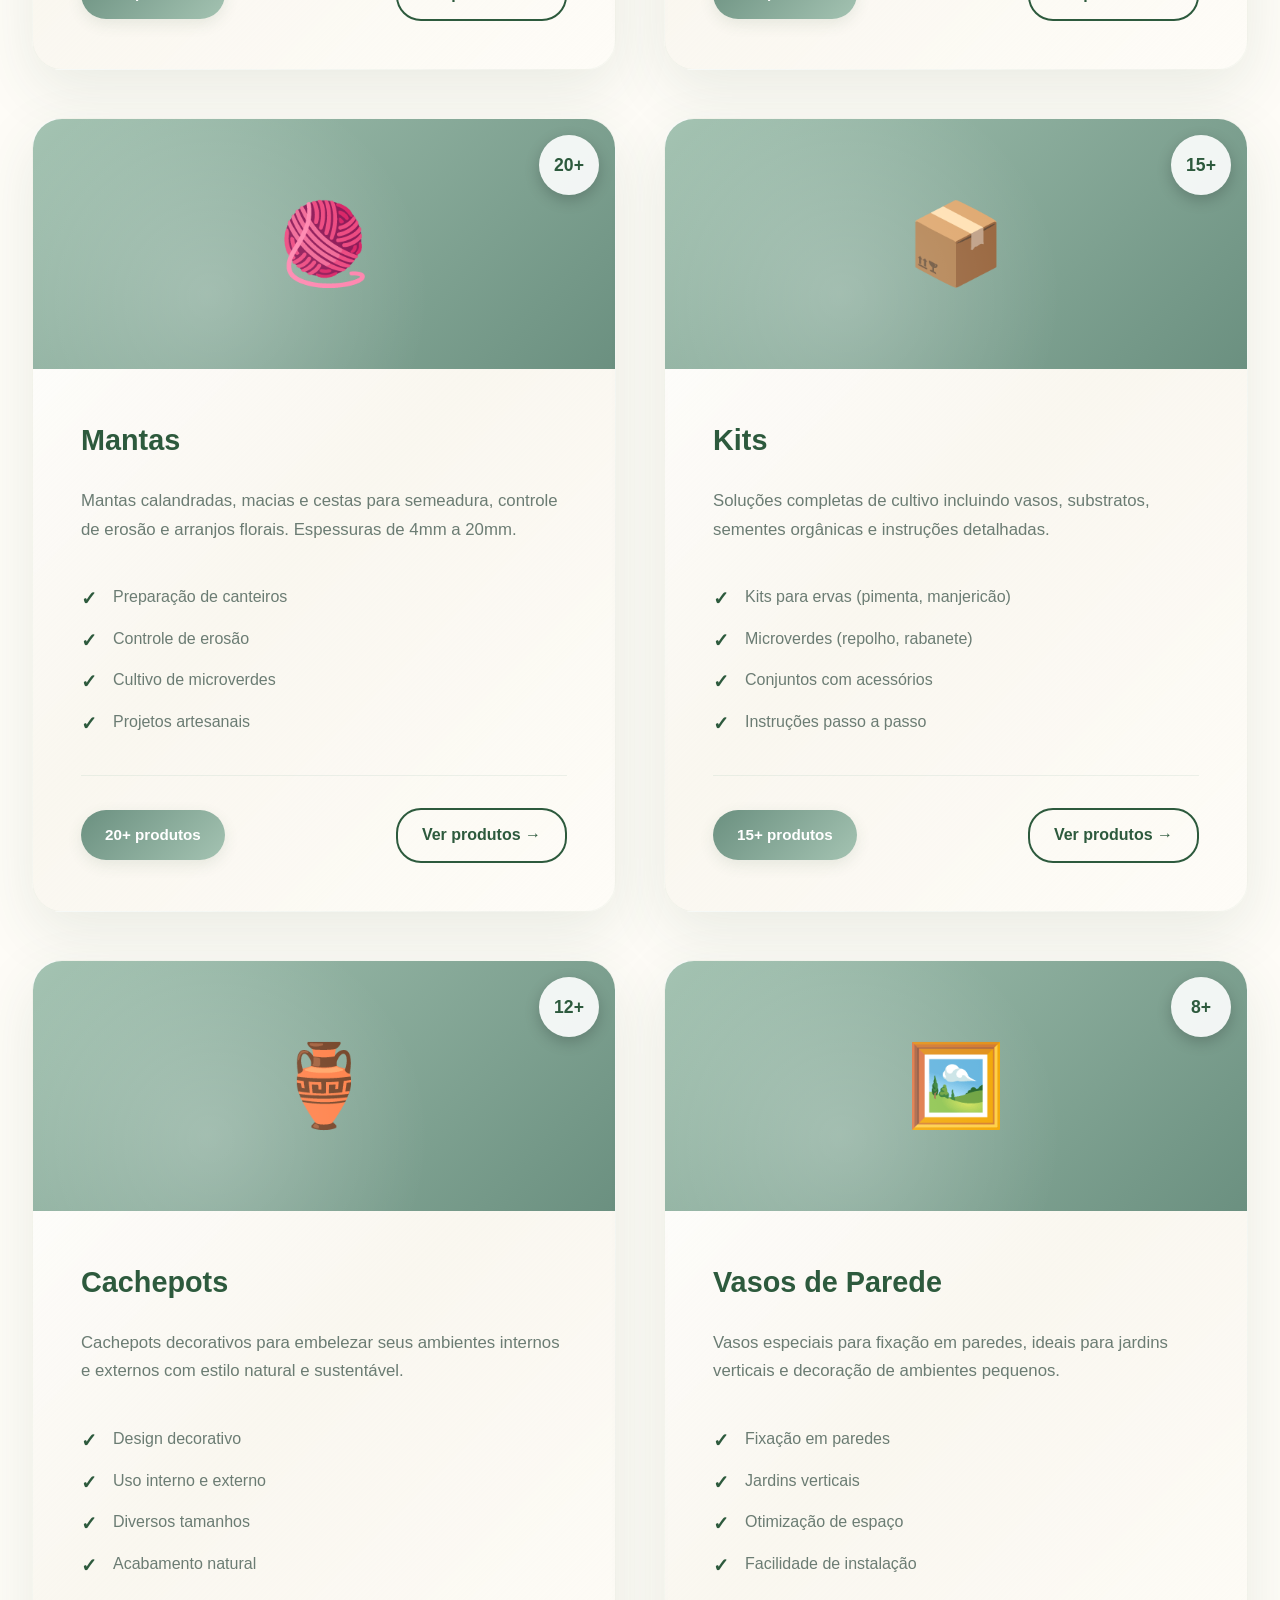
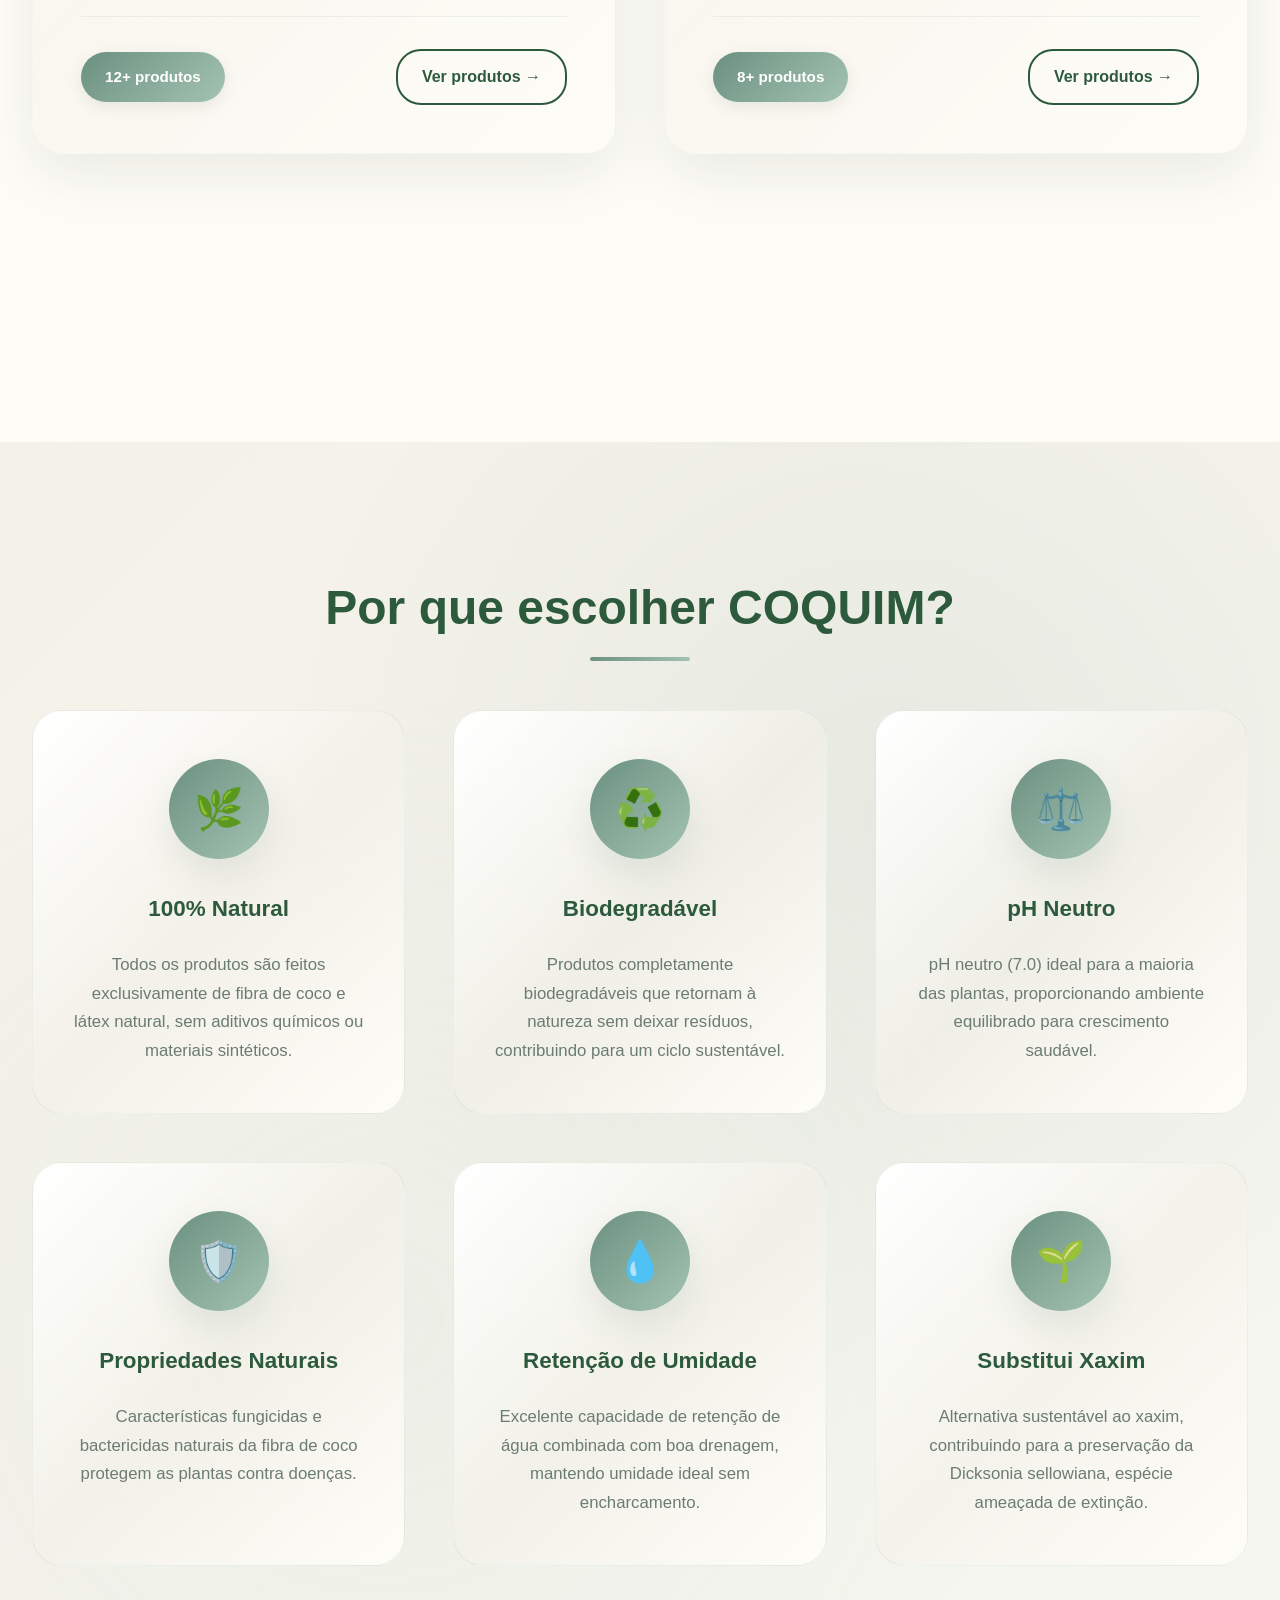
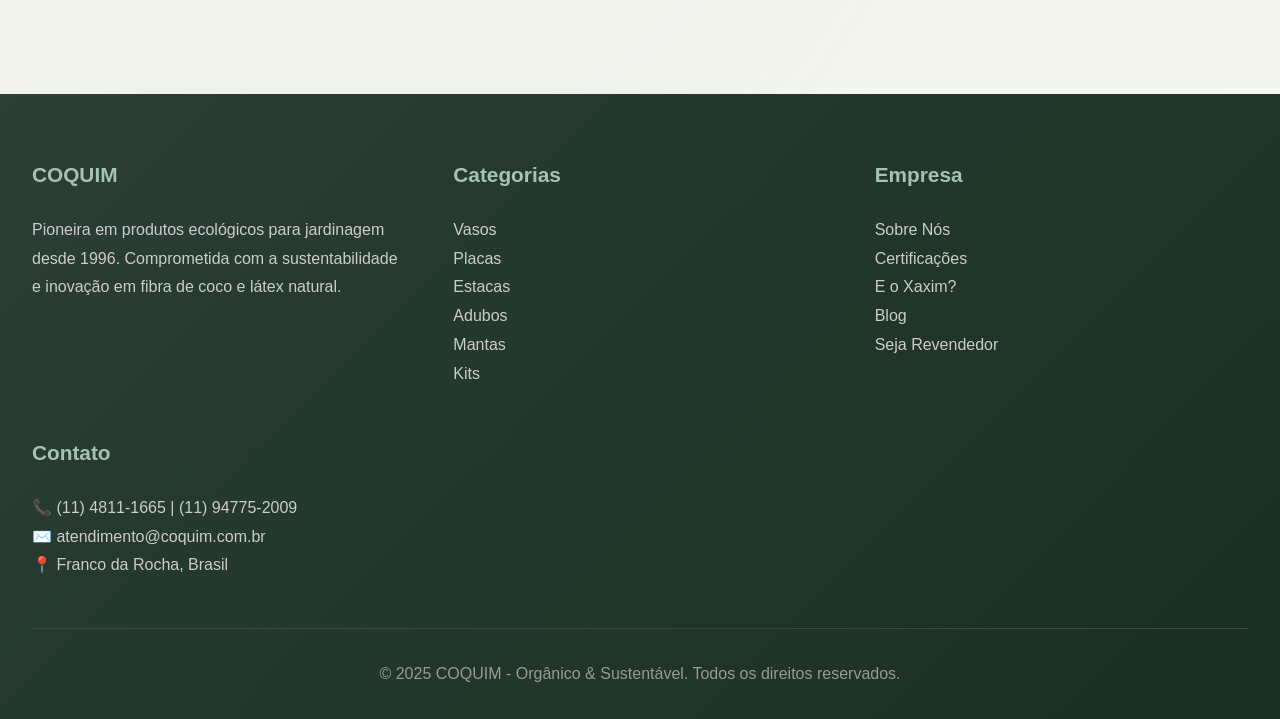
<file: produtos.html>
<!DOCTYPE html>
<html lang="pt-BR">

<head>
    <meta charset="UTF-8">
    <meta name="viewport" content="width=device-width, initial-scale=1.0">
    <title>Produtos COQUIM - Fibra de Coco 100% Natural | Vasos, Placas, Estacas</title>
    <meta name="description"
        content="Descubra mais de 135 produtos COQUIM: vasos, placas, estacas, adubos, mantas e kits. Fibra de coco 100% natural, biodegradável e sustentável para jardinagem.">
    <meta name="keywords"
        content="produtos coquim, vasos fibra coco, placas orquídeas, estacas plantas, adubos orgânicos, mantas jardinagem">

    <style>
        :root {
            --primary-green: #2d5a3d;
            --secondary-green: #4a7c59;
            --accent-green: #6b9080;
            --light-green: #a4c3b2;
            --cream: #f4f1e8;
            --warm-white: #fefcf7;
            --text-dark: #2c3e36;
            --text-light: #6b7c73;
            --shadow: rgba(45, 90, 61, 0.1);
            --shadow-hover: rgba(45, 90, 61, 0.2);
            --shadow-deep: rgba(45, 90, 61, 0.3);
            --gradient-primary: linear-gradient(135deg, #2d5a3d 0%, #4a7c59 100%);
            --gradient-secondary: linear-gradient(135deg, #6b9080 0%, #a4c3b2 100%);
            --gradient-hero: linear-gradient(135deg,
                    rgba(45, 90, 61, 0.95) 0%,
                    rgba(74, 124, 89, 0.85) 25%,
                    rgba(107, 144, 128, 0.75) 50%,
                    rgba(164, 195, 178, 0.85) 75%,
                    rgba(45, 90, 61, 0.9) 100%);
            --catalog-gradient: linear-gradient(135deg,
                    #ffffff 0%,
                    rgba(244, 241, 232, 0.5) 50%,
                    #fefcf7 100%);
        }

        * {
            margin: 0;
            padding: 0;
            box-sizing: border-box;
        }

        html {
            scroll-behavior: smooth;
        }

        body {
            font-family: 'Segoe UI', Tahoma, Geneva, Verdana, sans-serif;
            line-height: 1.6;
            color: var(--text-dark);
            background-color: var(--warm-white);
            overflow-x: hidden;
        }

        /* Header (mantido intacto) */
         .header {
            position: fixed;
            top: 0;
            width: 100%;
            background: rgba(254, 252, 247, 0.95);
            backdrop-filter: blur(20px);
            z-index: 1000;
            transition: all 0.3s ease;
            border-bottom: 1px solid rgba(45, 90, 61, 0.1);
        }

        .header.scrolled {
            background: rgba(254, 252, 247, 0.98);
            box-shadow: 0 4px 30px var(--shadow);
        }

        .nav-container {
            max-width: 1400px;
            margin: 0 auto;
            display: flex;
            justify-content: space-between;
            align-items: center;
            padding: 1rem 2rem;
        }

        .logo {
            display: flex;
            align-items: center;
            font-weight: bold;
            color: var(--primary-green);
            text-decoration: none;
        }

        .logo-icon {
            width: 270px;
            height: 75px;
            margin-right: 0.5rem;
            display: flex;
            align-items: center;
            justify-content: center;
            position: relative;
            background-image: url('./assets/logos/coquim-header-logo.png');
            background-size: contain;
            background-repeat: no-repeat;
            background-position: center;
        }

        .nav-menu {
            display: flex;
            list-style: none;
            gap: 2.5rem;
        }

        .nav-link {
            text-decoration: none;
            color: var(--text-dark);
            font-weight: 500;
            transition: all 0.3s ease;
            position: relative;
            padding: 0.5rem 0;
        }

        .nav-link::after {
            content: '';
            position: absolute;
            bottom: 0;
            left: 0;
            width: 0;
            height: 3px;
            background: var(--gradient-primary);
            transition: width 0.3s ease;
            border-radius: 2px;
        }

        .nav-link:hover {
            color: var(--primary-green);
        }

        .nav-link:hover::after {
            width: 100%;
        }

        /* Header Actions Container */
        .header-actions {
            position: relative;
            align-items: center;
            gap: 1rem;
        }


        /* Language Selector */
        .language-selector {
            position: relative;
            z-index: 1001;
        }

        .language-btn {
            display: flex;
            align-items: center;
            gap: 0.5rem;
            padding: 0.6rem 1rem;
            background: rgba(255, 255, 255, 0.1);
            border: 2px solid rgba(45, 90, 61, 0.2);
            border-radius: 25px;
            color: var(--text-dark);
            cursor: pointer;
            transition: all 0.3s ease;
            font-size: 0.9rem;
            font-weight: 500;
            backdrop-filter: blur(10px);
        }

        .language-btn:hover {
            background: rgba(45, 90, 61, 0.1);
            border-color: var(--primary-green);
            transform: translateY(-1px);
        }

        .flag-icon {
            width: 20px;
            height: 15px;
            border-radius: 2px;
            object-fit: cover;
            box-shadow: 0 1px 3px rgba(0, 0, 0, 0.2);
        }

        .language-text {
            font-weight: 600;
            letter-spacing: 0.5px;
        }

        .dropdown-arrow {
            transition: transform 0.3s ease;
            opacity: 0.7;
        }

        .language-selector.active .dropdown-arrow {
            transform: rotate(180deg);
        }

        .language-dropdown {
            position: absolute;
            top: calc(100% + 0.5rem);
            right: 0;
            min-width: 180px;
            background: white;
            border-radius: 15px;
            box-shadow: 0 10px 40px rgba(45, 90, 61, 0.15);
            border: 1px solid rgba(45, 90, 61, 0.1);
            opacity: 0;
            visibility: hidden;
            transform: translateY(-10px);
            transition: all 0.3s cubic-bezier(0.175, 0.885, 0.32, 1.275);
            overflow: hidden;
        }

        .language-selector.active .language-dropdown {
            opacity: 1;
            visibility: visible;
            transform: translateY(0);
        }

        .language-option {
            display: flex;
            align-items: center;
            gap: 0.75rem;
            padding: 0.8rem 1rem;
            color: var(--text-dark);
            text-decoration: none;
            transition: all 0.2s ease;
            position: relative;
            font-size: 0.9rem;
        }

        .language-option:hover {
            background: var(--cream);
            color: var(--primary-green);
        }

        .language-option.active {
            background: rgba(45, 90, 61, 0.05);
            color: var(--primary-green);
            font-weight: 600;
        }

        .language-option .flag-icon {
            width: 18px;
            height: 13px;
        }

        .check-mark {
            margin-left: auto;
            color: var(--primary-green);
            font-weight: bold;
            opacity: 0;
            transition: opacity 0.2s ease;
        }

        .language-option.active .check-mark {
            opacity: 1;
        }

        .mobile-menu-btn {
            display: none;
            background: none;
            border: none;
            font-size: 1.5rem;
            color: var(--primary-green);
            cursor: pointer;
        }

        /* Hero Section - Product Showcase */
        .hero {
            height: 100vh;
            background: var(--gradient-hero);
            color: white;
            display: flex;
            align-items: center;
            position: relative;
            overflow: hidden;
            padding-top: 2rem;
        }

        .hero::before {
            content: '';
            position: absolute;
            top: 0;
            left: 0;
            right: 0;
            bottom: 0;
            background: url('data:image/svg+xml,<svg xmlns="http://www.w3.org/2000/svg" viewBox="0 0 100 100"><circle cx="20" cy="20" r="2" fill="%23ffffff" opacity="0.1"/><circle cx="80" cy="40" r="1.5" fill="%23ffffff" opacity="0.15"/><circle cx="60" cy="70" r="2.5" fill="%23ffffff" opacity="0.08"/><circle cx="40" cy="80" r="1.8" fill="%23ffffff" opacity="0.12"/><path d="M10,50 Q30,30 50,50 Q70,70 90,50" stroke="%23ffffff" stroke-width="0.5" fill="none" opacity="0.1"/></svg>') repeat;
            animation: float-pattern 25s ease-in-out infinite;
        }

        @keyframes float-pattern {

            0%,
            100% {
                transform: translate(0, 0) rotate(0deg);
            }

            25% {
                transform: translate(15px, -10px) rotate(1deg);
            }

            50% {
                transform: translate(-10px, 15px) rotate(-1deg);
            }

            75% {
                transform: translate(20px, 5px) rotate(0.5deg);
            }
        }

        .hero-container {
            max-width: 1400px;
            margin: 0 auto;
            padding: 0 2rem;
            display: grid;
            grid-template-columns: 1fr 1fr;
            gap: 6rem;
            align-items: center;
            position: relative;
            z-index: 2;
        }

        .hero-content {
            animation: slideInLeft 1.2s cubic-bezier(0.175, 0.885, 0.32, 1.275);
        }

        @keyframes slideInLeft {
            from {
                opacity: 0;
                transform: translateX(-100px) scale(0.9);
            }

            to {
                opacity: 1;
                transform: translateX(0) scale(1);
            }
        }

        .hero-title {
            font-size: 4.5rem;
            font-weight: 800;
            margin-bottom: 1.5rem;
            line-height: 1.1;
            background: linear-gradient(135deg, #ffffff 0%, #a4c3b2 100%);
            -webkit-background-clip: text;
            -webkit-text-fill-color: transparent;
            background-clip: text;
            text-shadow: 0 8px 32px rgba(0, 0, 0, 0.3);
            animation: textGlow 4s ease-in-out infinite alternate;
        }

        @keyframes textGlow {
            from {
                filter: drop-shadow(0 0 20px rgba(164, 195, 178, 0.4));
            }

            to {
                filter: drop-shadow(0 0 40px rgba(164, 195, 178, 0.8));
            }
        }

        .hero-subtitle {
            font-size: 1.8rem;
            margin-bottom: 2rem;
            font-weight: 300;
            opacity: 0.95;
            line-height: 1.6;
            text-shadow: 2px 2px 4px rgba(0, 0, 0, 0.3);
        }

        .hero-stats {
            display: flex;
            gap: 2rem;
            margin-top: 3rem;
            flex-wrap: wrap;
        }

        .hero-stat {
            backdrop-filter: blur(20px);
            background: rgba(255, 255, 255, 0.1);
            padding: 2rem 1.5rem;
            border-radius: 20px;
            border: 1px solid rgba(255, 255, 255, 0.2);
            transition: all 0.4s cubic-bezier(0.175, 0.885, 0.32, 1.275);
            cursor: pointer;
            text-align: center;
            min-width: 140px;
        }

        .hero-stat:hover {
            transform: translateY(-10px) scale(1.05);
            background: rgba(255, 255, 255, 0.2);
            box-shadow: 0 20px 40px rgba(0, 0, 0, 0.2);
        }

        .hero-stat-number {
            font-size: 2.5rem;
            font-weight: 800;
            display: block;
            background: linear-gradient(135deg, #ffffff 0%, #a4c3b2 100%);
            -webkit-background-clip: text;
            -webkit-text-fill-color: transparent;
            background-clip: text;
            margin-bottom: 0.5rem;
        }

        .hero-stat-label {
            font-size: 0.95rem;
            font-weight: 500;
            opacity: 0.9;
        }

        .hero-visual {
            display: flex;
            justify-content: center;
            align-items: center;
            position: relative;
            animation: slideInRight 1.2s cubic-bezier(0.175, 0.885, 0.32, 1.275);
        }

        @keyframes slideInRight {
            from {
                opacity: 0;
                transform: translateX(100px) scale(0.9);
            }

            to {
                opacity: 1;
                transform: translateX(0) scale(1);
            }
        }

        .product-showcase {
            width: 500px;
            height: 500px;
            position: relative;
        }

        .showcase-item {
            position: absolute;
            width: 120px;
            height: 120px;
            background: rgba(255, 255, 255, 0.15);
            backdrop-filter: blur(20px);
            border-radius: 20px;
            border: 2px solid rgba(255, 255, 255, 0.3);
            display: flex;
            align-items: center;
            justify-content: center;
            font-size: 3rem;
            transition: all 0.3s ease;
            animation: orbitalFloat 8s ease-in-out infinite;
        }

        .showcase-item:nth-child(1) {
            top: 0;
            left: 50%;
            transform: translateX(-50%);
            animation-delay: 0s;
        }

        .showcase-item:nth-child(2) {
            top: 30%;
            right: 0;
            animation-delay: -2s;
        }

        .showcase-item:nth-child(3) {
            bottom: 30%;
            right: 10%;
            animation-delay: -4s;
        }

        .showcase-item:nth-child(4) {
            bottom: 0;
            left: 50%;
            transform: translateX(-50%);
            animation-delay: -6s;
        }

        .showcase-item:nth-child(5) {
            top: 30%;
            left: 0;
            animation-delay: -1s;
        }

        .showcase-center {
            position: absolute;
            top: 50%;
            left: 50%;
            transform: translate(-50%, -50%);
            width: 200px;
            height: 200px;
            background: rgba(255, 255, 255, 0.2);
            backdrop-filter: blur(30px);
            border-radius: 50%;
            border: 3px solid rgba(255, 255, 255, 0.4);
            display: flex;
            align-items: center;
            justify-content: center;
            font-size: 4rem;
            animation: centerPulse 4s ease-in-out infinite;
        }

        @keyframes orbitalFloat {

            0%,
            100% {
                transform: translateY(0) rotate(0deg);
            }

            25% {
                transform: translateY(-15px) rotate(5deg);
            }

            50% {
                transform: translateY(-5px) rotate(-3deg);
            }

            75% {
                transform: translateY(-20px) rotate(7deg);
            }
        }

        @keyframes centerPulse {

            0%,
            100% {
                transform: translate(-50%, -50%) scale(1);
            }

            50% {
                transform: translate(-50%, -50%) scale(1.1);
            }
        }

        .breadcrumb {
            background: linear-gradient(135deg, var(--cream) 0%, rgba(164, 195, 178, 0.1) 100%);
            padding: 1.5rem 0;
            position: relative;
        }

        .breadcrumb::before {
            content: '';
            position: absolute;
            top: 0;
            left: 0;
            width: 100%;
            height: 100%;
            background: linear-gradient(90deg, transparent, rgba(164, 195, 178, 0.1), transparent);
        }

        .breadcrumb-container {
            max-width: 1200px;
            margin: 0 auto;
            padding: 0 2rem;
            position: relative;
            z-index: 1;
        }

        .breadcrumb-list {
            display: flex;
            align-items: center;
            gap: 0.8rem;
            color: var(--text-light);
            font-weight: 500;
        }

        .breadcrumb-list a {
            color: var(--primary-green);
            text-decoration: none;
            transition: color 0.3s ease;
        }

        .breadcrumb-list a:hover {
            color: var(--secondary-green);
            text-decoration: underline;
        }

        /* Main Content */
        .container {
            max-width: 1400px;
            margin: 0 auto;
            padding: 0 2rem;
        }

        .main-content {
            padding: 6rem 0;
        }

        /* Filter Section Premium */
        .filter-section {
            background: var(--catalog-gradient);
            padding: 3rem;
            border-radius: 30px;
            box-shadow: 0 20px 60px var(--shadow);
            margin-bottom: 4rem;
            border: 1px solid rgba(164, 195, 178, 0.1);
            position: relative;
            overflow: hidden;
        }

        .filter-section::before {
            content: '';
            position: absolute;
            top: 0;
            left: 0;
            width: 100%;
            height: 100%;
            background: radial-gradient(circle at 20% 80%, rgba(164, 195, 178, 0.05) 0%, transparent 50%);
            pointer-events: none;
        }

        .filter-header {
            display: flex;
            justify-content: space-between;
            align-items: center;
            margin-bottom: 3rem;
            position: relative;
            z-index: 1;
        }

        .filter-title {
            font-size: 2.2rem;
            color: var(--primary-green);
            font-weight: 700;
        }

        .search-box {
            display: flex;
            gap: 1rem;
            align-items: center;
        }

        .search-input {
            padding: 1rem 1.5rem;
            border: 2px solid var(--light-green);
            border-radius: 30px;
            font-size: 1rem;
            width: 350px;
            transition: all 0.3s ease;
            background: rgba(255, 255, 255, 0.8);
            backdrop-filter: blur(10px);
        }

        .search-input:focus {
            outline: none;
            border-color: var(--primary-green);
            box-shadow: 0 0 0 3px rgba(45, 90, 61, 0.1);
            transform: scale(1.02);
        }

        .search-btn {
            padding: 1rem 1.5rem;
            background: var(--gradient-primary);
            color: white;
            border: none;
            border-radius: 30px;
            cursor: pointer;
            transition: all 0.3s cubic-bezier(0.175, 0.885, 0.32, 1.275);
            font-size: 1rem;
            min-width: 60px;
        }

        .search-btn:hover {
            transform: translateY(-3px) scale(1.05);
            box-shadow: 0 10px 25px var(--shadow-hover);
        }

        .filter-tabs {
            display: flex;
            gap: 1.5rem;
            flex-wrap: wrap;
            margin-bottom: 2rem;
            position: relative;
            z-index: 1;
        }

        .filter-tab {
            padding: 1rem 2rem;
            background: rgba(255, 255, 255, 0.8);
            backdrop-filter: blur(10px);
            border: 2px solid var(--light-green);
            border-radius: 30px;
            color: var(--primary-green);
            cursor: pointer;
            transition: all 0.3s cubic-bezier(0.175, 0.885, 0.32, 1.275);
            font-weight: 600;
            position: relative;
            overflow: hidden;
        }

        .filter-tab::before {
            content: '';
            position: absolute;
            top: 0;
            left: -100%;
            width: 100%;
            height: 100%;
            background: var(--gradient-primary);
            transition: left 0.3s ease;
            z-index: -1;
        }

        .filter-tab.active,
        .filter-tab:hover {
            color: white;
            border-color: var(--primary-green);
            transform: translateY(-3px);
            box-shadow: 0 10px 25px var(--shadow-hover);
        }

        .filter-tab.active::before,
        .filter-tab:hover::before {
            left: 0;
        }

        /* Category Grid Premium */
        .category-grid {
            display: grid;
            grid-template-columns: repeat(auto-fit, minmax(400px, 1fr));
            gap: 3rem;
            margin-bottom: 6rem;
        }

        .category-card {
            background: var(--catalog-gradient);
            border-radius: 30px;
            overflow: hidden;
            box-shadow: 0 20px 60px var(--shadow);
            transition: all 0.4s cubic-bezier(0.175, 0.885, 0.32, 1.275);
            cursor: pointer;
            border: 1px solid rgba(164, 195, 178, 0.1);
            position: relative;
        }

        .category-card::before {
            content: '';
            position: absolute;
            top: -50%;
            left: -50%;
            width: 200%;
            height: 200%;
            background: radial-gradient(circle, rgba(164, 195, 178, 0.1) 0%, transparent 70%);
            opacity: 0;
            transition: opacity 0.3s ease;
        }

        .category-card:hover::before {
            opacity: 1;
        }

        .category-card:hover {
            transform: translateY(-15px) scale(1.02);
            box-shadow: 0 30px 80px var(--shadow-hover);
        }

        .category-image {
            height: 250px;
            background: linear-gradient(135deg, var(--light-green) 0%, var(--accent-green) 100%);
            display: flex;
            align-items: center;
            justify-content: center;
            font-size: 5rem;
            color: white;
            position: relative;
            overflow: hidden;
        }

        .category-image::before {
            content: '';
            position: absolute;
            top: 0;
            left: 0;
            right: 0;
            bottom: 0;
            background: radial-gradient(circle at 30% 70%, rgba(255, 255, 255, 0.2) 0%, transparent 50%);
        }

        .category-content {
            padding: 3rem;
            position: relative;
            z-index: 1;
        }

        .category-title {
            font-size: 1.8rem;
            color: var(--primary-green);
            margin-bottom: 1.5rem;
            font-weight: 700;
        }

        .category-description {
            color: var(--text-light);
            margin-bottom: 2rem;
            line-height: 1.7;
            font-size: 1.05rem;
        }

        .category-features {
            list-style: none;
            margin-bottom: 2rem;
        }

        .category-features li {
            padding: 0.5rem 0;
            color: var(--text-light);
            position: relative;
            padding-left: 2rem;
            transition: all 0.3s ease;
        }

        .category-features li::before {
            content: '✓';
            position: absolute;
            left: 0;
            color: var(--primary-green);
            font-weight: bold;
            font-size: 1.2rem;
        }

        .category-features li:hover {
            color: var(--primary-green);
            transform: translateX(5px);
        }

        .category-meta {
            display: flex;
            justify-content: space-between;
            align-items: center;
            padding-top: 2rem;
            border-top: 1px solid rgba(164, 195, 178, 0.2);
        }

        .product-count {
            background: var(--gradient-secondary);
            color: white;
            padding: 0.8rem 1.5rem;
            border-radius: 25px;
            font-size: 0.95rem;
            font-weight: 600;
            box-shadow: 0 5px 15px var(--shadow);
        }

        .view-category {
            color: var(--primary-green);
            text-decoration: none;
            font-weight: 600;
            transition: all 0.3s ease;
            padding: 0.8rem 1.5rem;
            border-radius: 25px;
            border: 2px solid var(--primary-green);
        }

        .view-category:hover {
            background: var(--primary-green);
            color: white;
            transform: translateY(-2px);
        }

        /* Section Title */
        .section-title {
            font-size: 3rem;
            color: var(--primary-green);
            text-align: center;
            margin-bottom: 4rem;
            position: relative;
            font-weight: 700;
        }

        .section-title::after {
            content: '';
            position: absolute;
            bottom: -15px;
            left: 50%;
            transform: translateX(-50%);
            width: 100px;
            height: 4px;
            background: var(--gradient-secondary);
            border-radius: 2px;
        }

        /* Features Section Premium */
        .features-section {
            background: linear-gradient(135deg, var(--cream) 0%, rgba(164, 195, 178, 0.1) 100%);
            padding: 8rem 0;
            margin-top: 6rem;
            position: relative;
        }

        .features-section::before {
            content: '';
            position: absolute;
            top: 0;
            left: 0;
            width: 100%;
            height: 100%;
            background: radial-gradient(circle at 30% 70%, rgba(164, 195, 178, 0.1) 0%, transparent 50%),
                radial-gradient(circle at 70% 30%, rgba(107, 144, 128, 0.1) 0%, transparent 50%);
        }

        .features-grid {
            display: grid;
            grid-template-columns: repeat(auto-fit, minmax(300px, 1fr));
            gap: 3rem;
            margin-top: 4rem;
            position: relative;
            z-index: 1;
        }

        .feature-card {
            background: var(--catalog-gradient);
            padding: 3rem 2.5rem;
            border-radius: 30px;
            text-align: center;
            transition: all 0.4s cubic-bezier(0.175, 0.885, 0.32, 1.275);
            border: 1px solid rgba(164, 195, 178, 0.2);
            position: relative;
            overflow: hidden;
        }

        .feature-card::before {
            content: '';
            position: absolute;
            top: -50%;
            left: -50%;
            width: 200%;
            height: 200%;
            background: radial-gradient(circle, rgba(164, 195, 178, 0.1) 0%, transparent 70%);
            opacity: 0;
            transition: opacity 0.3s ease;
        }

        .feature-card:hover::before {
            opacity: 1;
        }

        .feature-card:hover {
            transform: translateY(-15px) scale(1.03);
            box-shadow: 0 30px 80px var(--shadow-hover);
        }

        .feature-icon {
            width: 100px;
            height: 100px;
            background: var(--gradient-secondary);
            border-radius: 50%;
            display: flex;
            align-items: center;
            justify-content: center;
            margin: 0 auto 2rem;
            font-size: 2.5rem;
            box-shadow: 0 15px 35px var(--shadow);
            transition: all 0.3s ease;
            z-index: 1;
            position: relative;
        }

        .feature-card:hover .feature-icon {
            transform: scale(1.1) rotate(10deg);
            box-shadow: 0 20px 40px var(--shadow-deep);
        }

        .feature-title {
            color: var(--primary-green);
            margin-bottom: 1.5rem;
            font-size: 1.4rem;
            font-weight: 600;
            z-index: 1;
            position: relative;
        }

        .feature-description {
            color: var(--text-light);
            line-height: 1.7;
            font-size: 1.05rem;
            z-index: 1;
            position: relative;
        }

        /* Footer */
        .footer {
            background: linear-gradient(135deg, var(--text-dark) 0%, #1a2f20 100%);
            color: white;
            padding: 4rem 0 2rem;
        }

        .footer-content {
            display: grid;
            grid-template-columns: repeat(auto-fit, minmax(280px, 1fr));
            gap: 3rem;
            margin-bottom: 3rem;
        }

        .footer-section h3 {
            color: var(--light-green);
            margin-bottom: 1.5rem;
            font-size: 1.3rem;
            font-weight: 600;
        }

        .footer-section p,
        .footer-section a {
            color: #ccc;
            text-decoration: none;
            line-height: 1.8;
            transition: color 0.3s ease;
        }

        .footer-section a:hover {
            color: var(--light-green);
        }

        .footer-bottom {
            border-top: 1px solid #444;
            padding-top: 2rem;
            text-align: center;
            color: #999;
        }

        /* Responsive Design - SISTEMA APRIMORADO */

        /* Tablets grandes (até 1200px) */
        @media (max-width: 1200px) {
            .hero-container {
                gap: 5rem;
            }

            .hero-title {
                font-size: 4rem;
            }

            .category-grid {
                grid-template-columns: repeat(auto-fit, minmax(320px, 1fr));
            }
        }

        /* Tablets médios (até 1024px) */
        @media (max-width: 1024px) {
            .logo-icon {
                width: 200px;
                height: 55px;
            }

            .nav-menu {
                gap: 1.8rem;
            }

            .hero-container {
                gap: 4rem;
            }

            .hero-title {
                font-size: 3.8rem;
            }

            .hero-subtitle {
                font-size: 1.5rem;
            }

            .product-showcase {
                width: 420px;
                height: 420px;
            }

            .hero-stats {
                justify-content: center;
                gap: 1.5rem;
            }

            .hero-stat {
                padding: 1.5rem 1.2rem;
            }

            .category-grid {
                grid-template-columns: repeat(auto-fit, minmax(280px, 1fr));
            }

            .features-grid {
                grid-template-columns: repeat(auto-fit, minmax(280px, 1fr));
            }
        }

        /* Tablets pequenos e mobile landscape (até 768px) */
        @media (max-width: 768px) {
            .mobile-menu-btn {
                display: block;
            }

            .logo-icon {
                width: 180px;
                height: 50px;
            }

            .nav-menu {
                position: absolute;
                top: 100%;
                left: 0;
                width: 100%;
                background: white;
                flex-direction: column;
                padding: 1.5rem 2rem;
                box-shadow: 0 5px 15px var(--shadow);
                transform: translateY(-100%);
                opacity: 0;
                visibility: hidden;
                transition: all 0.3s ease;
                gap: 0.5rem;
            }

            .nav-menu.active {
                transform: translateY(0);
                opacity: 1;
                visibility: visible;
            }

            .nav-link {
                padding: 0.8rem 0;
                font-size: 1.1rem;
            }

            .language-selector {
                margin-right: 1rem;
            }

            .hero {
                height: auto;
                padding: 10rem 0 6rem;
                min-height: auto;
            }

            .hero-container {
                grid-template-columns: 1fr;
                text-align: center;
                gap: 3.5rem;
            }

            .hero-title {
                font-size: 3rem;
                line-height: 1.1;
            }

            .hero-subtitle {
                font-size: 1.35rem;
            }

            .product-showcase {
                width: 350px;
                height: 350px;
            }

            .showcase-item {
                width: 85px;
                height: 85px;
                font-size: 2rem;
            }

            .showcase-center {
                width: 150px;
                height: 150px;
                font-size: 2.5rem;
            }

            .hero-stats {
                flex-wrap: wrap;
                justify-content: center;
                gap: 1.2rem;
            }

            .hero-stat {
                min-width: 140px;
                padding: 1.5rem 1rem;
            }

            .hero-stat-number {
                font-size: 2.2rem;
            }

            .hero-stat-label {
                font-size: 0.9rem;
            }

            .container {
                padding: 0 1.5rem;
            }

            .breadcrumb-container {
                padding: 0 1.5rem;
            }

            .product-catalog {
                padding: 6rem 0;
            }

            .section-title {
                font-size: 2.2rem;
            }

            .filter-section {
                padding: 2.5rem 1.5rem;
                border-radius: 25px;
            }

            .filter-header {
                flex-direction: column;
                gap: 2rem;
                align-items: stretch;
            }

            .filter-title {
                font-size: 2rem;
            }

            .search-box {
                flex-direction: column;
                gap: 1rem;
            }

            .search-input {
                width: 100%;
                font-size: 0.95rem;
            }

            .filter-tabs {
                justify-content: flex-start;
                overflow-x: auto;
                gap: 0.8rem;
                padding-bottom: 0.5rem;
            }

            .filter-tab {
                padding: 0.8rem 1.3rem;
                font-size: 0.9rem;
                white-space: nowrap;
            }

            .category-grid {
                grid-template-columns: 1fr;
                gap: 2.5rem;
            }

            .category-card {
                border-radius: 25px;
            }

            .category-image {
                height: 220px;
                font-size: 4rem;
            }

            .category-content {
                padding: 2.5rem 1.5rem;
            }

            .category-title {
                font-size: 1.6rem;
            }

            .category-description {
                font-size: 0.95rem;
            }

            .product-list {
                gap: 1rem;
            }

            .product-item {
                padding: 1.2rem;
            }

            .product-item-icon {
                width: 40px;
                height: 40px;
                font-size: 1.2rem;
            }

            .product-name {
                font-size: 1rem;
            }

            .product-details {
                font-size: 0.85rem;
            }

            .product-features {
                padding: 6rem 0;
            }

            .features-grid {
                grid-template-columns: 1fr;
                gap: 2rem;
            }

            .feature-card {
                padding: 2.5rem 2rem;
                border-radius: 25px;
            }

            .feature-icon {
                width: 75px;
                height: 75px;
                font-size: 2rem;
            }

            .feature-card h3 {
                font-size: 1.3rem;
            }

            .feature-card p {
                font-size: 0.95rem;
            }

            .footer-content {
                grid-template-columns: 1fr;
                gap: 2rem;
            }

            .nav-container {
                padding: 1rem;
            }
        }

        /* Mobile portrait (até 480px) */
        @media (max-width: 480px) {
            .logo-icon {
                width: 150px;
                height: 42px;
            }

            .language-btn {
                padding: 0.5rem 0.7rem;
                font-size: 0.8rem;
            }

            .flag-icon {
                width: 16px;
                height: 12px;
            }

            .hero {
                padding: 8rem 0 5rem;
            }

            .hero-title {
                font-size: 2.5rem;
            }

            .hero-subtitle {
                font-size: 1.15rem;
            }

            .product-showcase {
                width: 280px;
                height: 280px;
            }

            .showcase-item {
                width: 65px;
                height: 65px;
                font-size: 1.5rem;
                border-radius: 12px;
            }

            .showcase-center {
                width: 110px;
                height: 110px;
                font-size: 2rem;
            }

            .hero-stat {
                min-width: 100%;
                max-width: 100%;
                padding: 1.3rem 1rem;
            }

            .hero-stat-number {
                font-size: 2rem;
            }

            .hero-stat-label {
                font-size: 0.85rem;
            }

            .container {
                padding: 0 1rem;
            }

            .breadcrumb-container {
                padding: 0 1rem;
            }

            .breadcrumb-list {
                font-size: 0.9rem;
            }

            .product-catalog {
                padding: 5rem 0;
            }

            .section-title {
                font-size: 1.8rem;
                margin-bottom: 1.5rem;
            }

            .section-title::after {
                width: 60px;
                height: 3px;
                bottom: -12px;
            }

            .filter-section {
                padding: 2rem 1rem;
                border-radius: 20px;
            }

            .filter-title {
                font-size: 1.7rem;
                margin-bottom: 1.2rem;
            }

            .search-input {
                padding: 0.9rem 1rem 0.9rem 3rem;
                font-size: 0.9rem;
                border-radius: 30px;
            }

            .search-icon {
                left: 1rem;
                font-size: 1rem;
            }

            .filter-tabs {
                gap: 0.6rem;
            }

            .filter-tab {
                padding: 0.7rem 1.1rem;
                font-size: 0.85rem;
                border-radius: 25px;
            }

            .category-card {
                border-radius: 20px;
            }

            .category-image {
                height: 200px;
                font-size: 3.5rem;
            }

            .category-content {
                padding: 2rem 1.2rem;
            }

            .category-title {
                font-size: 1.4rem;
                margin-bottom: 1rem;
            }

            .category-title::after {
                width: 50px;
                height: 3px;
            }

            .category-description {
                font-size: 0.9rem;
                margin-bottom: 1.5rem;
            }

            .product-list {
                gap: 0.8rem;
            }

            .product-item {
                padding: 1rem;
                border-radius: 12px;
            }

            .product-item-icon {
                width: 35px;
                height: 35px;
                font-size: 1.1rem;
            }

            .product-name {
                font-size: 0.95rem;
            }

            .product-details {
                font-size: 0.8rem;
            }

            .product-features {
                padding: 5rem 0;
            }

            .features-grid {
                gap: 1.8rem;
            }

            .feature-card {
                padding: 2rem 1.5rem;
                border-radius: 20px;
            }

            .feature-icon {
                width: 65px;
                height: 65px;
                font-size: 1.8rem;
                margin-bottom: 1.2rem;
            }

            .feature-card h3 {
                font-size: 1.15rem;
                margin-bottom: 1rem;
            }

            .feature-card p {
                font-size: 0.9rem;
            }

            .footer {
                padding: 3rem 0 1.5rem;
            }

            .footer-section h3 {
                font-size: 1.1rem;
            }

            .footer-section p,
            .footer-section a {
                font-size: 0.9rem;
            }

            .footer-bottom {
                font-size: 0.85rem;
            }
        }

        /* Mobile pequeno (até 360px) */
        @media (max-width: 360px) {
            .logo-icon {
                width: 130px;
                height: 38px;
            }

            .nav-container {
                padding: 0.8rem;
            }

            .mobile-menu-btn {
                font-size: 1.3rem;
            }

            .hero {
                padding: 7rem 0 4rem;
            }

            .hero-title {
                font-size: 2.1rem;
            }

            .hero-subtitle {
                font-size: 1.05rem;
            }

            .product-showcase {
                width: 240px;
                height: 240px;
            }

            .showcase-item {
                width: 55px;
                height: 55px;
                font-size: 1.3rem;
            }

            .showcase-center {
                width: 95px;
                height: 95px;
                font-size: 1.7rem;
            }

            .hero-stat {
                padding: 1.1rem 0.8rem;
            }

            .hero-stat-number {
                font-size: 1.8rem;
            }

            .container {
                padding: 0 0.8rem;
            }

            .section-title {
                font-size: 1.5rem;
            }

            .filter-section {
                padding: 1.5rem 0.8rem;
            }

            .category-content {
                padding: 1.8rem 1rem;
            }

            .category-title {
                font-size: 1.3rem;
            }

            .feature-card {
                padding: 1.8rem 1.2rem;
            }
        }

        /* Advanced Animations */
        .fade-in {
            opacity: 0;
            transform: translateY(50px);
            transition: all 0.8s cubic-bezier(0.175, 0.885, 0.32, 1.275);
        }

        .fade-in.visible {
            opacity: 1;
            transform: translateY(0);
        }

        .slide-in-left {
            opacity: 0;
            transform: translateX(-50px);
            transition: all 0.8s cubic-bezier(0.175, 0.885, 0.32, 1.275);
        }

        .slide-in-left.visible {
            opacity: 1;
            transform: translateX(0);
        }

        .slide-in-right {
            opacity: 0;
            transform: translateX(50px);
            transition: all 0.8s cubic-bezier(0.175, 0.885, 0.32, 1.275);
        }

        .slide-in-right.visible {
            opacity: 1;
            transform: translateX(0);
        }

        .scale-in {
            opacity: 0;
            transform: scale(0.8);
            transition: all 0.8s cubic-bezier(0.175, 0.885, 0.32, 1.275);
        }

        .scale-in.visible {
            opacity: 1;
            transform: scale(1);
        }

        /* Custom scrollbar */
        ::-webkit-scrollbar {
            width: 12px;
        }

        ::-webkit-scrollbar-track {
            background: var(--cream);
        }

        ::-webkit-scrollbar-thumb {
            background: var(--gradient-primary);
            border-radius: 6px;
        }

        ::-webkit-scrollbar-thumb:hover {
            background: var(--secondary-green);
        }

        /* Scroll to top button */
        .scroll-to-top {
            position: fixed;
            bottom: 2rem;
            right: 2rem;
            width: 60px;
            height: 60px;
            background: var(--gradient-primary);
            color: white;
            border: none;
            border-radius: 50%;
            font-size: 1.5rem;
            cursor: pointer;
            opacity: 0;
            visibility: hidden;
            transition: all 0.3s ease;
            z-index: 1000;
            box-shadow: 0 8px 25px var(--shadow);
        }

        .scroll-to-top.visible {
            opacity: 1;
            visibility: visible;
        }

        .scroll-to-top:hover {
            transform: translateY(-5px) scale(1.1);
            box-shadow: 0 15px 35px var(--shadow-hover);
        }

        /* Product counter animation */
        .product-counter {
            animation: countUp 2s ease-out forwards;
        }

        @keyframes countUp {
            from {
                opacity: 0;
                transform: scale(0.5);
            }

            to {
                opacity: 1;
                transform: scale(1);
            }
        }

        /* Filter tab indicator */
        .filter-tab-indicator {
            position: absolute;
            bottom: -2px;
            left: 0;
            height: 3px;
            background: var(--gradient-primary);
            border-radius: 2px;
            transition: all 0.3s ease;
            opacity: 0;
        }

        .filter-tab.active .filter-tab-indicator {
            opacity: 1;
            width: 100%;
        }

        /* Category card number badges */
        .category-badge {
            position: absolute;
            top: 1rem;
            right: 1rem;
            width: 60px;
            height: 60px;
            background: rgba(255, 255, 255, 0.9);
            border-radius: 50%;
            display: flex;
            align-items: center;
            justify-content: center;
            font-weight: bold;
            color: var(--primary-green);
            font-size: 1.1rem;
            box-shadow: 0 5px 15px rgba(0, 0, 0, 0.2);
        }
    </style>
</head>

<body>
    <!-- Header (mantido intacto) -->
    <header class="header" id="header">
        <nav class="nav-container">
            <a href="index.html" class="logo">
                <div class="logo-icon"></div>
            </a>
            <ul class="nav-menu" id="nav-menu">
                <li><a href="./index.html" class="nav-link" data-i18n="nav.home">Home</a></li>
                <li><a href="./sobre-nos.html" class="nav-link" data-i18n="nav.about">Sobre</a></li>
                <li><a href="./produtos.html" class="nav-link" data-i18n="nav.products">Produtos</a></li>
                <li><a href="./xaxim.html" class="nav-link" data-i18n="nav.xaxim">Xaxim</a></li>
                <li><a href="./contato.html" class="nav-link" data-i18n="nav.contact">Contato</a></li>
            </ul>
            <div class="header-actions">
                <!-- Language Selector -->
                <div class="language-selector" id="language-selector">
                    <button class="language-btn" id="language-btn">
                        <img src="./assets/imagens/brasil.png" alt="PT" class="flag-icon">
                        <span class="language-text">PT</span>
                        <svg class="dropdown-arrow" width="12" height="8" viewBox="0 0 12 8" fill="none">
                            <path d="M1 1L6 6L11 1" stroke="currentColor" stroke-width="2" stroke-linecap="round"
                                stroke-linejoin="round" />
                        </svg>
                    </button>
                    <div class="language-dropdown" id="language-dropdown">
                        <a href="#" class="language-option active" data-lang="pt">
                            <img src="./assets/imagens/brasil.png" alt="Português" class="flag-icon">
                            <span>Português</span>
                            <span class="check-mark">✓</span>
                        </a>
                        <a href="#" class="language-option" data-lang="en">
                            <img src="./assets/imagens/eua.png" alt="English" class="flag-icon">
                            <span>English</span>
                        </a>
                        <a href="#" class="language-option" data-lang="es">
                            <img src="./assets/imagens/espanha.png" alt="Español" class="flag-icon">
                            <span>Español</span>
                        </a>
                    </div>
                </div>
                <button class="mobile-menu-btn" id="mobile-menu-btn">☰</button>
            </div>
        </nav>
    </header>

    <!-- Hero Section Product Showcase -->
    <section class="hero">
        <div class="hero-container">
            <div class="hero-content">
                <h1 class="hero-title" data-i18n="products_page.hero.title">Nossos Produtos</h1>
                <p class="hero-subtitle" data-i18n="products_page.hero.subtitle">Mais de 135 produtos 100% naturais de
                    fibra de coco para todas as suas
                    necessidades de jardinagem</p>
                <div class="hero-stats">
                    <div class="hero-stat">
                        <span class="hero-stat-number product-counter">135+</span>
                        <span class="hero-stat-label" data-i18n="products_page.hero.stats.products">Produtos</span>
                    </div>
                    <div class="hero-stat">
                        <span class="hero-stat-number product-counter">8</span>
                        <span class="hero-stat-label" data-i18n="products_page.hero.stats.categories">Categorias</span>
                    </div>
                    <div class="hero-stat">
                        <span class="hero-stat-number product-counter">100%</span>
                        <span class="hero-stat-label" data-i18n="products_page.hero.stats.natural">Natural</span>
                    </div>
                </div>
            </div>
            <div class="hero-visual">
                <div class="product-showcase">
                    <div class="showcase-item">🪴</div>
                    <div class="showcase-item">📋</div>
                    <div class="showcase-item">🎋</div>
                    <div class="showcase-item">🌱</div>
                    <div class="showcase-item">🧶</div>
                    <div class="showcase-center">🌿</div>
                </div>
            </div>
        </div>
    </section>

    <!-- Breadcrumb -->
    <section class="breadcrumb">
        <div class="breadcrumb-container">
            <div class="breadcrumb-list">
                <a href="index.html" data-i18n="breadcrumb.home">Home</a>
                <span>›</span>
                <span data-i18n="breadcrumb.products">Produtos</span>
            </div>
        </div>
    </section>

    <!-- Main Content -->
    <main class="container">
        <div class="main-content">
            <!-- Filter Section -->
            <section class="filter-section fade-in">
                <div class="filter-header">
                    <h2 class="filter-title" data-i18n="products_page.filter.title">Encontre o produto ideal</h2>
                    <div class="search-box">
                        <input type="text" class="search-input" data-i18n="products_page.filter.search_placeholder"
                            placeholder="Buscar produtos..." id="search-input">
                        <button class="search-btn" id="search-btn">🔍</button>
                    </div>
                </div>

                <div class="filter-tabs">
                    <button class="filter-tab active" data-category="all">
                        <span data-i18n="products_page.filter.tabs.all">Todos os Produtos</span>
                        <div class="filter-tab-indicator"></div>
                    </button>
                    <button class="filter-tab" data-category="vasos">
                        <span data-i18n="products_page.filter.tabs.pots">Vasos</span>
                        <div class="filter-tab-indicator"></div>
                    </button>
                    <button class="filter-tab" data-category="placas">
                        <span data-i18n="products_page.filter.tabs.plates">Placas</span>
                        <div class="filter-tab-indicator"></div>
                    </button>
                    <button class="filter-tab" data-category="estacas">
                        <span data-i18n="products_page.filter.tabs.stakes">Estacas</span>
                        <div class="filter-tab-indicator"></div>
                    </button>
                    <button class="filter-tab" data-category="adubos">
                        <span data-i18n="products_page.filter.tabs.fertilizers">Adubos</span>
                        <div class="filter-tab-indicator"></div>
                    </button>
                    <button class="filter-tab" data-category="mantas">
                        <span data-i18n="products_page.filter.tabs.mats">Mantas</span>
                        <div class="filter-tab-indicator"></div>
                    </button>
                    <button class="filter-tab" data-category="kits">
                        <span data-i18n="products_page.filter.tabs.kits">Kits</span>
                        <div class="filter-tab-indicator"></div>
                    </button>
                    <button class="filter-tab" data-category="cachepots">
                        <span data-i18n="products_page.filter.tabs.cachepots">Cachepots</span>
                        <div class="filter-tab-indicator"></div>
                    </button>
                </div>
            </section>

            <!-- Categories Overview -->
            <section class="categories-overview fade-in">
                <h2 class="section-title" data-i18n="products_page.catalog.title">Catálogo de Produtos</h2>
                <div class="category-grid">
                    <div class="category-card scale-in" data-category="vasos">
                        <div class="category-image">
                            <div class="category-badge">25+</div>
                            🪴
                        </div>
                        <div class="category-content">
                            <h3 class="category-title" data-i18n="products_page.categories.pots.title">Vasos</h3>
                            <p class="category-description" data-i18n="products_page.categories.pots.description">
                                Vasos de fibra de coco em 10 tamanhos padronizados, ideais para orquídeas,
                                samambaias, cactos e plantas decorativas.
                            </p>
                            <ul class="category-features">
                                <li data-i18n="products_page.categories.pots.features.ph">pH neutro (7.0)</li>
                                <li data-i18n="products_page.categories.pots.features.fungicidal">Propriedades
                                    fungicidas naturais</li>
                                <li data-i18n="products_page.categories.pots.features.drainage">Excelente drenagem</li>
                                <li data-i18n="products_page.categories.pots.features.roots">Permite penetração das
                                    raízes</li>
                            </ul>
                            <div class="category-meta">
                                <span class="product-count" data-i18n="products_page.categories.pots.count">25+
                                    produtos</span>
                                <a href="#" class="view-category" data-i18n="products_page.categories.view_products">Ver
                                    produtos →</a>
                            </div>
                        </div>
                    </div>

                    <div class="category-card slide-in-left" data-category="placas">
                        <div class="category-image">
                            <div class="category-badge">18+</div>
                            📋
                        </div>
                        <div class="category-content">
                            <h3 class="category-title" data-i18n="products_page.categories.plates.title">Placas</h3>
                            <p class="category-description" data-i18n="products_page.categories.plates.description">
                                Placas prensadas e lavadas para montagem de orquídeas, bromélias e
                                plantas epífitas. Disponíveis em 6 tamanhos.
                            </p>
                            <ul class="category-features">
                                <li data-i18n="products_page.categories.plates.features.tannin_free">Livre de taninos
                                </li>
                                <li data-i18n="products_page.categories.plates.features.aeration">Excelente aeração</li>
                                <li data-i18n="products_page.categories.plates.features.hydration">Fácil re-hidratação
                                </li>
                                <li data-i18n="products_page.categories.plates.features.fixation">Fixação segura</li>
                            </ul>
                            <div class="category-meta">
                                <span class="product-count" data-i18n="products_page.categories.plates.count">18+
                                    produtos</span>
                                <a href="#" class="view-category" data-i18n="products_page.categories.view_products">Ver
                                    produtos →</a>
                            </div>
                        </div>
                    </div>

                    <div class="category-card slide-in-right" data-category="estacas">
                        <div class="category-image">
                            <div class="category-badge">15+</div>
                            🎋
                        </div>
                        <div class="category-content">
                            <h3 class="category-title" data-i18n="products_page.categories.stakes.title">Estacas</h3>
                            <p class="category-description" data-i18n="products_page.categories.stakes.description">
                                Tutores e estacas de 30cm a 150cm para suporte de plantas trepadeiras,
                                orquídeas, antúrios e filodendros.
                            </p>
                            <ul class="category-features">
                                <li data-i18n="products_page.categories.stakes.features.penetrable">Estrutura penetrável
                                </li>
                                <li data-i18n="products_page.categories.stakes.features.natural_fixation">Permite
                                    fixação natural das raízes</li>
                                <li data-i18n="products_page.categories.stakes.features.wood_core">Núcleo de madeira nos
                                    grandes</li>
                                <li data-i18n="products_page.categories.stakes.features.durability">Longa durabilidade
                                </li>
                            </ul>
                            <div class="category-meta">
                                <span class="product-count" data-i18n="products_page.categories.stakes.count">15+
                                    produtos</span>
                                <a href="#" class="view-category" data-i18n="products_page.categories.view_products">Ver
                                    produtos →</a>
                            </div>
                        </div>
                    </div>

                    <div class="category-card scale-in" data-category="adubos">
                        <div class="category-image">
                            <div class="category-badge">12+</div>
                            🌱
                        </div>
                        <div class="category-content">
                            <h3 class="category-title" data-i18n="products_page.categories.fertilizers.title">Adubos
                            </h3>
                            <p class="category-description"
                                data-i18n="products_page.categories.fertilizers.description">
                                Substratos orgânicos e condicionadores de solo desenvolvidos em
                                parceria com Ouro Fértil. De 200g a 1kg.
                            </p>
                            <ul class="category-features">
                                <li data-i18n="products_page.categories.fertilizers.features.soil_structure">Melhora
                                    estrutura do solo</li>
                                <li data-i18n="products_page.categories.fertilizers.features.organic_matter">Rica em
                                    matéria orgânica</li>
                                <li data-i18n="products_page.categories.fertilizers.features.nutrient_retention">
                                    Retenção de nutrientes</li>
                                <li data-i18n="products_page.categories.fertilizers.features.orchid_specialized">
                                    Especializado para orquídeas</li>
                            </ul>
                            <div class="category-meta">
                                <span class="product-count" data-i18n="products_page.categories.fertilizers.count">12+
                                    produtos</span>
                                <a href="#" class="view-category" data-i18n="products_page.categories.view_products">Ver
                                    produtos →</a>
                            </div>
                        </div>
                    </div>

                    <div class="category-card slide-in-left" data-category="mantas">
                        <div class="category-image">
                            <div class="category-badge">20+</div>
                            🧶
                        </div>
                        <div class="category-content">
                            <h3 class="category-title" data-i18n="products_page.categories.mats.title">Mantas</h3>
                            <p class="category-description" data-i18n="products_page.categories.mats.description">
                                Mantas calandradas, macias e cestas para semeadura, controle de erosão
                                e arranjos florais. Espessuras de 4mm a 20mm.
                            </p>
                            <ul class="category-features">
                                <li data-i18n="products_page.categories.mats.features.bed_preparation">Preparação de
                                    canteiros</li>
                                <li data-i18n="products_page.categories.mats.features.erosion_control">Controle de
                                    erosão</li>
                                <li data-i18n="products_page.categories.mats.features.microgreens">Cultivo de
                                    microverdes</li>
                                <li data-i18n="products_page.categories.mats.features.crafts">Projetos artesanais</li>
                            </ul>
                            <div class="category-meta">
                                <span class="product-count" data-i18n="products_page.categories.mats.count">20+
                                    produtos</span>
                                <a href="#" class="view-category" data-i18n="products_page.categories.view_products">Ver
                                    produtos →</a>
                            </div>
                        </div>
                    </div>

                    <div class="category-card slide-in-right" data-category="kits">
                        <div class="category-image">
                            <div class="category-badge">15+</div>
                            📦
                        </div>
                        <div class="category-content">
                            <h3 class="category-title" data-i18n="products_page.categories.kits.title">Kits</h3>
                            <p class="category-description" data-i18n="products_page.categories.kits.description">
                                Soluções completas de cultivo incluindo vasos, substratos, sementes
                                orgânicas e instruções detalhadas.
                            </p>
                            <ul class="category-features">
                                <li data-i18n="products_page.categories.kits.features.herb_kits">Kits para ervas
                                    (pimenta, manjericão)</li>
                                <li data-i18n="products_page.categories.kits.features.microgreens">Microverdes (repolho,
                                    rabanete)</li>
                                <li data-i18n="products_page.categories.kits.features.accessories">Conjuntos com
                                    acessórios</li>
                                <li data-i18n="products_page.categories.kits.features.instructions">Instruções passo a
                                    passo</li>
                            </ul>
                            <div class="category-meta">
                                <span class="product-count" data-i18n="products_page.categories.kits.count">15+
                                    produtos</span>
                                <a href="#" class="view-category" data-i18n="products_page.categories.view_products">Ver
                                    produtos →</a>
                            </div>
                        </div>
                    </div>

                    <div class="category-card scale-in" data-category="cachepots">
                        <div class="category-image">
                            <div class="category-badge">12+</div>
                            🏺
                        </div>
                        <div class="category-content">
                            <h3 class="category-title" data-i18n="products_page.categories.cachepots.title">Cachepots
                            </h3>
                            <p class="category-description" data-i18n="products_page.categories.cachepots.description">
                                Cachepots decorativos para embelezar seus ambientes internos e externos
                                com estilo natural e sustentável.
                            </p>
                            <ul class="category-features">
                                <li data-i18n="products_page.categories.cachepots.features.decorative">Design decorativo
                                </li>
                                <li data-i18n="products_page.categories.cachepots.features.indoor_outdoor">Uso interno e
                                    externo</li>
                                <li data-i18n="products_page.categories.cachepots.features.sizes">Diversos tamanhos</li>
                                <li data-i18n="products_page.categories.cachepots.features.natural_finish">Acabamento
                                    natural</li>
                            </ul>
                            <div class="category-meta">
                                <span class="product-count" data-i18n="products_page.categories.cachepots.count">12+
                                    produtos</span>
                                <a href="#" class="view-category" data-i18n="products_page.categories.view_products">Ver
                                    produtos →</a>
                            </div>
                        </div>
                    </div>

                    <div class="category-card slide-in-left" data-category="parede">
                        <div class="category-image">
                            <div class="category-badge">8+</div>
                            🖼️
                        </div>
                        <div class="category-content">
                            <h3 class="category-title" data-i18n="products_page.categories.wall_pots.title">Vasos de
                                Parede</h3>
                            <p class="category-description" data-i18n="products_page.categories.wall_pots.description">
                                Vasos especiais para fixação em paredes, ideais para jardins verticais
                                e decoração de ambientes pequenos.
                            </p>
                            <ul class="category-features">
                                <li data-i18n="products_page.categories.wall_pots.features.wall_fixing">Fixação em
                                    paredes</li>
                                <li data-i18n="products_page.categories.wall_pots.features.vertical_gardens">Jardins
                                    verticais</li>
                                <li data-i18n="products_page.categories.wall_pots.features.space_optimization">
                                    Otimização de espaço</li>
                                <li data-i18n="products_page.categories.wall_pots.features.easy_installation">Facilidade
                                    de instalação</li>
                            </ul>
                            <div class="category-meta">
                                <span class="product-count" data-i18n="products_page.categories.wall_pots.count">8+
                                    produtos</span>
                                <a href="#" class="view-category" data-i18n="products_page.categories.view_products">Ver
                                    produtos →</a>
                            </div>
                        </div>
                    </div>
                </div>
            </section>
        </div>
    </main>

    <!-- Features Section -->
    <section class="features-section">
        <div class="container">
            <h2 class="section-title" data-i18n="products_page.features.title">Por que escolher COQUIM?</h2>
            <div class="features-grid">
                <div class="feature-card fade-in">
                    <div class="feature-icon">🌿</div>
                    <h3 class="feature-title" data-i18n="products_page.features.natural.title">100% Natural</h3>
                    <p class="feature-description" data-i18n="products_page.features.natural.description">
                        Todos os produtos são feitos exclusivamente de fibra de coco e látex natural,
                        sem aditivos químicos ou materiais sintéticos.
                    </p>
                </div>

                <div class="feature-card fade-in">
                    <div class="feature-icon">♻️</div>
                    <h3 class="feature-title" data-i18n="products_page.features.biodegradable.title">Biodegradável</h3>
                    <p class="feature-description" data-i18n="products_page.features.biodegradable.description">
                        Produtos completamente biodegradáveis que retornam à natureza sem deixar
                        resíduos, contribuindo para um ciclo sustentável.
                    </p>
                </div>

                <div class="feature-card fade-in">
                    <div class="feature-icon">⚖️</div>
                    <h3 class="feature-title" data-i18n="products_page.features.ph_neutral.title">pH Neutro</h3>
                    <p class="feature-description" data-i18n="products_page.features.ph_neutral.description">
                        pH neutro (7.0) ideal para a maioria das plantas, proporcionando ambiente
                        equilibrado para crescimento saudável.
                    </p>
                </div>

                <div class="feature-card fade-in">
                    <div class="feature-icon">🛡️</div>
                    <h3 class="feature-title" data-i18n="products_page.features.natural_properties.title">Propriedades
                        Naturais</h3>
                    <p class="feature-description" data-i18n="products_page.features.natural_properties.description">
                        Características fungicidas e bactericidas naturais da fibra de coco
                        protegem as plantas contra doenças.
                    </p>
                </div>

                <div class="feature-card fade-in">
                    <div class="feature-icon">💧</div>
                    <h3 class="feature-title" data-i18n="products_page.features.moisture_retention.title">Retenção de
                        Umidade</h3>
                    <p class="feature-description" data-i18n="products_page.features.moisture_retention.description">
                        Excelente capacidade de retenção de água combinada com boa drenagem,
                        mantendo umidade ideal sem encharcamento.
                    </p>
                </div>

                <div class="feature-card fade-in">
                    <div class="feature-icon">🌱</div>
                    <h3 class="feature-title" data-i18n="products_page.features.xaxim_replacement.title">Substitui Xaxim
                    </h3>
                    <p class="feature-description" data-i18n="products_page.features.xaxim_replacement.description">
                        Alternativa sustentável ao xaxim, contribuindo para a preservação da
                        Dicksonia sellowiana, espécie ameaçada de extinção.
                    </p>
                </div>
            </div>
        </div>
    </section>

    <!-- Footer -->
    <footer class="footer">
        <div class="container">
            <div class="footer-content">
                <div class="footer-section">
                    <h3>COQUIM</h3>
                    <p data-i18n="footer.company_description">
                        Pioneira em produtos ecológicos para jardinagem desde 1996.
                        Comprometida com a sustentabilidade e inovação em fibra de coco
                        e látex natural.
                    </p>
                </div>
                <div class="footer-section">
                    <h3 data-i18n="footer.categories_title">Categorias</h3>
                    <p><a href="#" data-category="vasos" data-i18n="footer.categories.pots">Vasos</a></p>
                    <p><a href="#" data-category="placas" data-i18n="footer.categories.plates">Placas</a></p>
                    <p><a href="#" data-category="estacas" data-i18n="footer.categories.stakes">Estacas</a></p>
                    <p><a href="#" data-category="adubos" data-i18n="footer.categories.fertilizers">Adubos</a></p>
                    <p><a href="#" data-category="mantas" data-i18n="footer.categories.mats">Mantas</a></p>
                    <p><a href="#" data-category="kits" data-i18n="footer.categories.kits">Kits</a></p>
                </div>
                <div class="footer-section">
                    <h3 data-i18n="footer.company_title">Empresa</h3>
                    <p><a href="sobre-nos.html" data-i18n="footer.company.about">Sobre Nós</a></p>
                    <p><a href="certificacoes.html" data-i18n="footer.company.certifications">Certificações</a></p>
                    <p><a href="xaxim.html" data-i18n="footer.company.xaxim">E o Xaxim?</a></p>
                    <p><a href="blog.html" data-i18n="footer.company.blog">Blog</a></p>
                    <p><a href="revendedor.html" data-i18n="footer.company.reseller">Seja Revendedor</a></p>
                </div>
                <div class="footer-section">
                    <h3 data-i18n="footer.contact_title">Contato</h3>
                     <p>📞 (11) 4811-1665 | (11) 94775-2009</p>
                    <p>✉️ atendimento@coquim.com.br</p>
                    <p data-i18n="footer.contact.location">📍 Franco da Rocha, Brasil</p>
                </div>
            </div>
            <div class="footer-bottom">
                <p data-i18n="footer.copyright">&copy; 2025 COQUIM - Orgânico & Sustentável. Todos os direitos
                    reservados.</p>
            </div>
        </div>
    </footer>

    <!-- Scroll to Top Button -->
    <button class="scroll-to-top" id="scrollToTop">↑</button>

    <script>
        // ========== SISTEMA DE TRADUÇÕES ==========
        const translations = {
            pt: {
                // Navegação
                'nav.home': 'Home',
                'nav.about': 'Sobre',
                'nav.products': 'Produtos',
                'nav.xaxim': 'Xaxim',
                'nav.contact': 'Contato',

                // Breadcrumb
                'breadcrumb.home': 'Home',
                'breadcrumb.products': 'Produtos',

                // Hero da Página de Produtos
                'products_page.hero.title': 'Nossos Produtos',
                'products_page.hero.subtitle': 'Mais de 135 produtos 100% naturais de fibra de coco para todas as suas necessidades de jardinagem',
                'products_page.hero.stats.products': 'Produtos',
                'products_page.hero.stats.categories': 'Categorias',
                'products_page.hero.stats.natural': 'Natural',

                // Filtros
                'products_page.filter.title': 'Encontre o produto ideal',
                'products_page.filter.search_placeholder': 'Buscar produtos...',
                'products_page.filter.tabs.all': 'Todos os Produtos',
                'products_page.filter.tabs.pots': 'Vasos',
                'products_page.filter.tabs.plates': 'Placas',
                'products_page.filter.tabs.stakes': 'Estacas',
                'products_page.filter.tabs.fertilizers': 'Adubos',
                'products_page.filter.tabs.mats': 'Mantas',
                'products_page.filter.tabs.kits': 'Kits',
                'products_page.filter.tabs.cachepots': 'Cachepots',

                // Catálogo
                'products_page.catalog.title': 'Catálogo de Produtos',

                // Categorias - Vasos
                'products_page.categories.pots.title': 'Vasos',
                'products_page.categories.pots.description': 'Vasos de fibra de coco em 10 tamanhos padronizados, ideais para orquídeas, samambaias, cactos e plantas decorativas.',
                'products_page.categories.pots.features.ph': 'pH neutro (7.0)',
                'products_page.categories.pots.features.fungicidal': 'Propriedades fungicidas naturais',
                'products_page.categories.pots.features.drainage': 'Excelente drenagem',
                'products_page.categories.pots.features.roots': 'Permite penetração das raízes',
                'products_page.categories.pots.count': '25+ produtos',

                // Categorias - Placas
                'products_page.categories.plates.title': 'Placas',
                'products_page.categories.plates.description': 'Placas prensadas e lavadas para montagem de orquídeas, bromélias e plantas epífitas. Disponíveis em 6 tamanhos.',
                'products_page.categories.plates.features.tannin_free': 'Livre de taninos',
                'products_page.categories.plates.features.aeration': 'Excelente aeração',
                'products_page.categories.plates.features.hydration': 'Fácil re-hidratação',
                'products_page.categories.plates.features.fixation': 'Fixação segura',
                'products_page.categories.plates.count': '18+ produtos',

                // Categorias - Estacas
                'products_page.categories.stakes.title': 'Estacas',
                'products_page.categories.stakes.description': 'Tutores e estacas de 30cm a 150cm para suporte de plantas trepadeiras, orquídeas, antúrios e filodendros.',
                'products_page.categories.stakes.features.penetrable': 'Estrutura penetrável',
                'products_page.categories.stakes.features.natural_fixation': 'Permite fixação natural das raízes',
                'products_page.categories.stakes.features.wood_core': 'Núcleo de madeira nos grandes',
                'products_page.categories.stakes.features.durability': 'Longa durabilidade',
                'products_page.categories.stakes.count': '15+ produtos',

                // Categorias - Adubos
                'products_page.categories.fertilizers.title': 'Adubos',
                'products_page.categories.fertilizers.description': 'Substratos orgânicos e condicionadores de solo desenvolvidos em parceria com Ouro Fértil. De 200g a 1kg.',
                'products_page.categories.fertilizers.features.soil_structure': 'Melhora estrutura do solo',
                'products_page.categories.fertilizers.features.organic_matter': 'Rica em matéria orgânica',
                'products_page.categories.fertilizers.features.nutrient_retention': 'Retenção de nutrientes',
                'products_page.categories.fertilizers.features.orchid_specialized': 'Especializado para orquídeas',
                'products_page.categories.fertilizers.count': '12+ produtos',

                // Categorias - Mantas
                'products_page.categories.mats.title': 'Mantas',
                'products_page.categories.mats.description': 'Mantas calandradas, macias e cestas para semeadura, controle de erosão e arranjos florais. Espessuras de 4mm a 20mm.',
                'products_page.categories.mats.features.bed_preparation': 'Preparação de canteiros',
                'products_page.categories.mats.features.erosion_control': 'Controle de erosão',
                'products_page.categories.mats.features.microgreens': 'Cultivo de microverdes',
                'products_page.categories.mats.features.crafts': 'Projetos artesanais',
                'products_page.categories.mats.count': '20+ produtos',

                // Categorias - Kits
                'products_page.categories.kits.title': 'Kits',
                'products_page.categories.kits.description': 'Soluções completas de cultivo incluindo vasos, substratos, sementes orgânicas e instruções detalhadas.',
                'products_page.categories.kits.features.herb_kits': 'Kits para ervas (pimenta, manjericão)',
                'products_page.categories.kits.features.microgreens': 'Microverdes (repolho, rabanete)',
                'products_page.categories.kits.features.accessories': 'Conjuntos com acessórios',
                'products_page.categories.kits.features.instructions': 'Instruções passo a passo',
                'products_page.categories.kits.count': '15+ produtos',

                // Categorias - Cachepots
                'products_page.categories.cachepots.title': 'Cachepots',
                'products_page.categories.cachepots.description': 'Cachepots decorativos para embelezar seus ambientes internos e externos com estilo natural e sustentável.',
                'products_page.categories.cachepots.features.decorative': 'Design decorativo',
                'products_page.categories.cachepots.features.indoor_outdoor': 'Uso interno e externo',
                'products_page.categories.cachepots.features.sizes': 'Diversos tamanhos',
                'products_page.categories.cachepots.features.natural_finish': 'Acabamento natural',
                'products_page.categories.cachepots.count': '12+ produtos',

                // Categorias - Vasos de Parede
                'products_page.categories.wall_pots.title': 'Vasos de Parede',
                'products_page.categories.wall_pots.description': 'Vasos especiais para fixação em paredes, ideais para jardins verticais e decoração de ambientes pequenos.',
                'products_page.categories.wall_pots.features.wall_fixing': 'Fixação em paredes',
                'products_page.categories.wall_pots.features.vertical_gardens': 'Jardins verticais',
                'products_page.categories.wall_pots.features.space_optimization': 'Otimização de espaço',
                'products_page.categories.wall_pots.features.easy_installation': 'Facilidade de instalação',
                'products_page.categories.wall_pots.count': '8+ produtos',

                // Texto comum para categorias
                'products_page.categories.view_products': 'Ver produtos →',

                // Features (Vantagens)
                'products_page.features.title': 'Por que escolher COQUIM?',
                'products_page.features.natural.title': '100% Natural',
                'products_page.features.natural.description': 'Todos os produtos são feitos exclusivamente de fibra de coco e látex natural, sem aditivos químicos ou materiais sintéticos.',
                'products_page.features.biodegradable.title': 'Biodegradável',
                'products_page.features.biodegradable.description': 'Produtos completamente biodegradáveis que retornam à natureza sem deixar resíduos, contribuindo para um ciclo sustentável.',
                'products_page.features.ph_neutral.title': 'pH Neutro',
                'products_page.features.ph_neutral.description': 'pH neutro (7.0) ideal para a maioria das plantas, proporcionando ambiente equilibrado para crescimento saudável.',
                'products_page.features.natural_properties.title': 'Propriedades Naturais',
                'products_page.features.natural_properties.description': 'Características fungicidas e bactericidas naturais da fibra de coco protegem as plantas contra doenças.',
                'products_page.features.moisture_retention.title': 'Retenção de Umidade',
                'products_page.features.moisture_retention.description': 'Excelente capacidade de retenção de água combinada com boa drenagem, mantendo umidade ideal sem encharcamento.',
                'products_page.features.xaxim_replacement.title': 'Substitui Xaxim',
                'products_page.features.xaxim_replacement.description': 'Alternativa sustentável ao xaxim, contribuindo para a preservação da Dicksonia sellowiana, espécie ameaçada de extinção.',

                // Footer
                'footer.company_description': 'Pioneira em produtos ecológicos para jardinagem desde 1996. Comprometida com a sustentabilidade e inovação em fibra de coco e látex natural.',
                'footer.categories_title': 'Categorias',
                'footer.categories.pots': 'Vasos',
                'footer.categories.plates': 'Placas',
                'footer.categories.stakes': 'Estacas',
                'footer.categories.fertilizers': 'Adubos',
                'footer.categories.mats': 'Mantas',
                'footer.categories.kits': 'Kits',
                'footer.company_title': 'Empresa',
                'footer.company.about': 'Sobre Nós',
                'footer.company.certifications': 'Certificações',
                'footer.company.xaxim': 'E o Xaxim?',
                'footer.company.blog': 'Blog',
                'footer.company.reseller': 'Seja Revendedor',
                'footer.contact_title': 'Contato',
                'footer.contact.location': '📍 São Paulo, Brasil',
                'footer.copyright': '© 2025 COQUIM - Orgânico & Sustentável. Todos os direitos reservados.',

                // Mensagens do sistema
                'messages.language_changed': 'Idioma alterado para Português'
            },

            en: {
                // Navigation
                'nav.home': 'Home',
                'nav.about': 'About',
                'nav.products': 'Products',
                'nav.xaxim': 'Xaxim',
                'nav.contact': 'Contact',

                // Breadcrumb
                'breadcrumb.home': 'Home',
                'breadcrumb.products': 'Products',

                // Products Page Hero
                'products_page.hero.title': 'Our Products',
                'products_page.hero.subtitle': 'More than 135 100% natural coconut fiber products for all your gardening needs',
                'products_page.hero.stats.products': 'Products',
                'products_page.hero.stats.categories': 'Categories',
                'products_page.hero.stats.natural': 'Natural',

                // Filters
                'products_page.filter.title': 'Find the ideal product',
                'products_page.filter.search_placeholder': 'Search products...',
                'products_page.filter.tabs.all': 'All Products',
                'products_page.filter.tabs.pots': 'Pots',
                'products_page.filter.tabs.plates': 'Plates',
                'products_page.filter.tabs.stakes': 'Stakes',
                'products_page.filter.tabs.fertilizers': 'Fertilizers',
                'products_page.filter.tabs.mats': 'Mats',
                'products_page.filter.tabs.kits': 'Kits',
                'products_page.filter.tabs.cachepots': 'Cachepots',

                // Catalog
                'products_page.catalog.title': 'Product Catalog',

                // Categories - Pots
                'products_page.categories.pots.title': 'Pots',
                'products_page.categories.pots.description': 'Coconut fiber pots in 10 standardized sizes, ideal for orchids, ferns, cacti and decorative plants.',
                'products_page.categories.pots.features.ph': 'Neutral pH (7.0)',
                'products_page.categories.pots.features.fungicidal': 'Natural fungicidal properties',
                'products_page.categories.pots.features.drainage': 'Excellent drainage',
                'products_page.categories.pots.features.roots': 'Allows root penetration',
                'products_page.categories.pots.count': '25+ products',

                // Categories - Plates
                'products_page.categories.plates.title': 'Plates',
                'products_page.categories.plates.description': 'Pressed and washed plates for mounting orchids, bromeliads and epiphytic plants. Available in 6 sizes.',
                'products_page.categories.plates.features.tannin_free': 'Tannin-free',
                'products_page.categories.plates.features.aeration': 'Excellent aeration',
                'products_page.categories.plates.features.hydration': 'Easy re-hydration',
                'products_page.categories.plates.features.fixation': 'Secure fixation',
                'products_page.categories.plates.count': '18+ products',

                // Categories - Stakes
                'products_page.categories.stakes.title': 'Stakes',
                'products_page.categories.stakes.description': 'Tutors and stakes from 30cm to 150cm for supporting climbing plants, orchids, anthuriums and philodendrons.',
                'products_page.categories.stakes.features.penetrable': 'Penetrable structure',
                'products_page.categories.stakes.features.natural_fixation': 'Allows natural root fixation',
                'products_page.categories.stakes.features.wood_core': 'Wood core in large ones',
                'products_page.categories.stakes.features.durability': 'Long durability',
                'products_page.categories.stakes.count': '15+ products',

                // Categories - Fertilizers
                'products_page.categories.fertilizers.title': 'Fertilizers',
                'products_page.categories.fertilizers.description': 'Organic substrates and soil conditioners developed in partnership with Ouro Fértil. From 200g to 1kg.',
                'products_page.categories.fertilizers.features.soil_structure': 'Improves soil structure',
                'products_page.categories.fertilizers.features.organic_matter': 'Rich in organic matter',
                'products_page.categories.fertilizers.features.nutrient_retention': 'Nutrient retention',
                'products_page.categories.fertilizers.features.orchid_specialized': 'Specialized for orchids',
                'products_page.categories.fertilizers.count': '12+ products',

                // Categories - Mats
                'products_page.categories.mats.title': 'Mats',
                'products_page.categories.mats.description': 'Calendered, soft mats and baskets for seeding, erosion control and floral arrangements. Thicknesses from 4mm to 20mm.',
                'products_page.categories.mats.features.bed_preparation': 'Bed preparation',
                'products_page.categories.mats.features.erosion_control': 'Erosion control',
                'products_page.categories.mats.features.microgreens': 'Microgreen cultivation',
                'products_page.categories.mats.features.crafts': 'Craft projects',
                'products_page.categories.mats.count': '20+ products',

                // Categories - Kits
                'products_page.categories.kits.title': 'Kits',
                'products_page.categories.kits.description': 'Complete cultivation solutions including pots, substrates, organic seeds and detailed instructions.',
                'products_page.categories.kits.features.herb_kits': 'Herb kits (pepper, basil)',
                'products_page.categories.kits.features.microgreens': 'Microgreens (cabbage, radish)',
                'products_page.categories.kits.features.accessories': 'Sets with accessories',
                'products_page.categories.kits.features.instructions': 'Step-by-step instructions',
                'products_page.categories.kits.count': '15+ products',

                // Categories - Cachepots
                'products_page.categories.cachepots.title': 'Cachepots',
                'products_page.categories.cachepots.description': 'Decorative cachepots to beautify your indoor and outdoor environments with natural and sustainable style.',
                'products_page.categories.cachepots.features.decorative': 'Decorative design',
                'products_page.categories.cachepots.features.indoor_outdoor': 'Indoor and outdoor use',
                'products_page.categories.cachepots.features.sizes': 'Various sizes',
                'products_page.categories.cachepots.features.natural_finish': 'Natural finish',
                'products_page.categories.cachepots.count': '12+ products',

                // Categories - Wall Pots
                'products_page.categories.wall_pots.title': 'Wall Pots',
                'products_page.categories.wall_pots.description': 'Special pots for wall mounting, ideal for vertical gardens and decorating small spaces.',
                'products_page.categories.wall_pots.features.wall_fixing': 'Wall mounting',
                'products_page.categories.wall_pots.features.vertical_gardens': 'Vertical gardens',
                'products_page.categories.wall_pots.features.space_optimization': 'Space optimization',
                'products_page.categories.wall_pots.features.easy_installation': 'Easy installation',
                'products_page.categories.wall_pots.count': '8+ products',

                // Common category text
                'products_page.categories.view_products': 'View products →',

                // Features
                'products_page.features.title': 'Why choose COQUIM?',
                'products_page.features.natural.title': '100% Natural',
                'products_page.features.natural.description': 'All products are made exclusively from coconut fiber and natural latex, without chemical additives or synthetic materials.',
                'products_page.features.biodegradable.title': 'Biodegradable',
                'products_page.features.biodegradable.description': 'Completely biodegradable products that return to nature without leaving residues, contributing to a sustainable cycle.',
                'products_page.features.ph_neutral.title': 'Neutral pH',
                'products_page.features.ph_neutral.description': 'Neutral pH (7.0) ideal for most plants, providing a balanced environment for healthy growth.',
                'products_page.features.natural_properties.title': 'Natural Properties',
                'products_page.features.natural_properties.description': 'Natural fungicidal and bactericidal characteristics of coconut fiber protect plants against diseases.',
                'products_page.features.moisture_retention.title': 'Moisture Retention',
                'products_page.features.moisture_retention.description': 'Excellent water retention capacity combined with good drainage, maintaining ideal moisture without waterlogging.',
                'products_page.features.xaxim_replacement.title': 'Replaces Xaxim',
                'products_page.features.xaxim_replacement.description': 'Sustainable alternative to xaxim, contributing to the preservation of Dicksonia sellowiana, an endangered species.',

                // Footer
                'footer.company_description': 'Pioneer in ecological gardening products since 1996. Committed to sustainability and innovation in coconut fiber and natural latex.',
                'footer.categories_title': 'Categories',
                'footer.categories.pots': 'Pots',
                'footer.categories.plates': 'Plates',
                'footer.categories.stakes': 'Stakes',
                'footer.categories.fertilizers': 'Fertilizers',
                'footer.categories.mats': 'Mats',
                'footer.categories.kits': 'Kits',
                'footer.company_title': 'Company',
                'footer.company.about': 'About Us',
                'footer.company.certifications': 'Certifications',
                'footer.company.xaxim': 'What about Xaxim?',
                'footer.company.blog': 'Blog',
                'footer.company.reseller': 'Become a Reseller',
                'footer.contact_title': 'Contact',
                'footer.contact.location': '📍 São Paulo, Brazil',
                'footer.copyright': '© 2025 COQUIM - Organic & Sustainable. All rights reserved.',

                // System messages
                'messages.language_changed': 'Language changed to English'
            },

            es: {
                // Navegación
                'nav.home': 'Inicio',
                'nav.about': 'Acerca',
                'nav.products': 'Productos',
                'nav.xaxim': 'Xaxim',
                'nav.contact': 'Contacto',

                // Breadcrumb
                'breadcrumb.home': 'Inicio',
                'breadcrumb.products': 'Productos',

                // Hero de la Página de Productos
                'products_page.hero.title': 'Nuestros Productos',
                'products_page.hero.subtitle': 'Más de 135 productos 100% naturales de fibra de coco para todas sus necesidades de jardinería',
                'products_page.hero.stats.products': 'Productos',
                'products_page.hero.stats.categories': 'Categorías',
                'products_page.hero.stats.natural': 'Natural',

                // Filtros
                'products_page.filter.title': 'Encuentra el producto ideal',
                'products_page.filter.search_placeholder': 'Buscar productos...',
                'products_page.filter.tabs.all': 'Todos los Productos',
                'products_page.filter.tabs.pots': 'Macetas',
                'products_page.filter.tabs.plates': 'Placas',
                'products_page.filter.tabs.stakes': 'Estacas',
                'products_page.filter.tabs.fertilizers': 'Abonos',
                'products_page.filter.tabs.mats': 'Mantas',
                'products_page.filter.tabs.kits': 'Kits',
                'products_page.filter.tabs.cachepots': 'Cachepots',

                // Catálogo
                'products_page.catalog.title': 'Catálogo de Productos',

                // Categorías - Macetas
                'products_page.categories.pots.title': 'Macetas',
                'products_page.categories.pots.description': 'Macetas de fibra de coco en 10 tamaños estandarizados, ideales para orquídeas, helechos, cactus y plantas decorativas.',
                'products_page.categories.pots.features.ph': 'pH neutro (7.0)',
                'products_page.categories.pots.features.fungicidal': 'Propiedades fungicidas naturales',
                'products_page.categories.pots.features.drainage': 'Excelente drenaje',
                'products_page.categories.pots.features.roots': 'Permite penetración de raíces',
                'products_page.categories.pots.count': '25+ productos',

                // Categorías - Placas
                'products_page.categories.plates.title': 'Placas',
                'products_page.categories.plates.description': 'Placas prensadas y lavadas para montaje de orquídeas, bromelias y plantas epífitas. Disponibles en 6 tamaños.',
                'products_page.categories.plates.features.tannin_free': 'Libre de taninos',
                'products_page.categories.plates.features.aeration': 'Excelente aireación',
                'products_page.categories.plates.features.hydration': 'Fácil rehidratación',
                'products_page.categories.plates.features.fixation': 'Fijación segura',
                'products_page.categories.plates.count': '18+ productos',

                // Categorías - Estacas
                'products_page.categories.stakes.title': 'Estacas',
                'products_page.categories.stakes.description': 'Tutores y estacas de 30cm a 150cm para soporte de plantas trepadoras, orquídeas, anturios y filodendros.',
                'products_page.categories.stakes.features.penetrable': 'Estructura penetrable',
                'products_page.categories.stakes.features.natural_fixation': 'Permite fijación natural de raíces',
                'products_page.categories.stakes.features.wood_core': 'Núcleo de madera en los grandes',
                'products_page.categories.stakes.features.durability': 'Larga durabilidad',
                'products_page.categories.stakes.count': '15+ productos',

                // Categorías - Abonos
                'products_page.categories.fertilizers.title': 'Abonos',
                'products_page.categories.fertilizers.description': 'Sustratos orgánicos y acondicionadores de suelo desarrollados en alianza con Ouro Fértil. De 200g a 1kg.',
                'products_page.categories.fertilizers.features.soil_structure': 'Mejora estructura del suelo',
                'products_page.categories.fertilizers.features.organic_matter': 'Rico en materia orgánica',
                'products_page.categories.fertilizers.features.nutrient_retention': 'Retención de nutrientes',
                'products_page.categories.fertilizers.features.orchid_specialized': 'Especializado para orquídeas',
                'products_page.categories.fertilizers.count': '12+ productos',

                // Categorías - Mantas
                'products_page.categories.mats.title': 'Mantas',
                'products_page.categories.mats.description': 'Mantas calandradas, suaves y cestas para siembra, control de erosión y arreglos florales. Espesores de 4mm a 20mm.',
                'products_page.categories.mats.features.bed_preparation': 'Preparación de canteros',
                'products_page.categories.mats.features.erosion_control': 'Control de erosión',
                'products_page.categories.mats.features.microgreens': 'Cultivo de microverdes',
                'products_page.categories.mats.features.crafts': 'Proyectos artesanales',
                'products_page.categories.mats.count': '20+ productos',

                // Categorías - Kits
                'products_page.categories.kits.title': 'Kits',
                'products_page.categories.kits.description': 'Soluciones completas de cultivo incluyendo macetas, sustratos, semillas orgánicas e instrucciones detalladas.',
                'products_page.categories.kits.features.herb_kits': 'Kits para hierbas (pimienta, albahaca)',
                'products_page.categories.kits.features.microgreens': 'Microverdes (repollo, rábano)',
                'products_page.categories.kits.features.accessories': 'Conjuntos con accesorios',
                'products_page.categories.kits.features.instructions': 'Instrucciones paso a paso',
                'products_page.categories.kits.count': '15+ productos',

                // Categorías - Cachepots
                'products_page.categories.cachepots.title': 'Cachepots',
                'products_page.categories.cachepots.description': 'Cachepots decorativos para embellecer sus ambientes internos y externos con estilo natural y sostenible.',
                'products_page.categories.cachepots.features.decorative': 'Diseño decorativo',
                'products_page.categories.cachepots.features.indoor_outdoor': 'Uso interno y externo',
                'products_page.categories.cachepots.features.sizes': 'Varios tamaños',
                'products_page.categories.cachepots.features.natural_finish': 'Acabado natural',
                'products_page.categories.cachepots.count': '12+ productos',

                // Categorías - Macetas de Pared
                'products_page.categories.wall_pots.title': 'Macetas de Pared',
                'products_page.categories.wall_pots.description': 'Macetas especiales para fijación en paredes, ideales para jardines verticales y decoración de espacios pequeños.',
                'products_page.categories.wall_pots.features.wall_fixing': 'Fijación en paredes',
                'products_page.categories.wall_pots.features.vertical_gardens': 'Jardines verticales',
                'products_page.categories.wall_pots.features.space_optimization': 'Optimización de espacio',
                'products_page.categories.wall_pots.features.easy_installation': 'Fácil instalación',
                'products_page.categories.wall_pots.count': '8+ productos',

                // Texto común para categorías
                'products_page.categories.view_products': 'Ver productos →',

                // Características
                'products_page.features.title': '¿Por qué elegir COQUIM?',
                'products_page.features.natural.title': '100% Natural',
                'products_page.features.natural.description': 'Todos los productos están hechos exclusivamente de fibra de coco y látex natural, sin aditivos químicos o materiales sintéticos.',
                'products_page.features.biodegradable.title': 'Biodegradable',
                'products_page.features.biodegradable.description': 'Productos completamente biodegradables que retornan a la naturaleza sin dejar residuos, contribuyendo a un ciclo sostenible.',
                'products_page.features.ph_neutral.title': 'pH Neutro',
                'products_page.features.ph_neutral.description': 'pH neutro (7.0) ideal para la mayoría de las plantas, proporcionando ambiente equilibrado para crecimiento saludable.',
                'products_page.features.natural_properties.title': 'Propiedades Naturales',
                'products_page.features.natural_properties.description': 'Características fungicidas y bactericidas naturales de la fibra de coco protegen las plantas contra enfermedades.',
                'products_page.features.moisture_retention.title': 'Retención de Humedad',
                'products_page.features.moisture_retention.description': 'Excelente capacidad de retención de agua combinada con buen drenaje, manteniendo humedad ideal sin encharcamiento.',
                'products_page.features.xaxim_replacement.title': 'Sustituye Xaxim',
                'products_page.features.xaxim_replacement.description': 'Alternativa sostenible al xaxim, contribuyendo a la preservación de Dicksonia sellowiana, especie amenazada de extinción.',

                // Footer
                'footer.company_description': 'Pionera en productos ecológicos para jardinería desde 1996. Comprometida con la sostenibilidad e innovación en fibra de coco y látex natural.',
                'footer.categories_title': 'Categorías',
                'footer.categories.pots': 'Macetas',
                'footer.categories.plates': 'Placas',
                'footer.categories.stakes': 'Estacas',
                'footer.categories.fertilizers': 'Abonos',
                'footer.categories.mats': 'Mantas',
                'footer.categories.kits': 'Kits',
                'footer.company_title': 'Empresa',
                'footer.company.about': 'Acerca de Nosotros',
                'footer.company.certifications': 'Certificaciones',
                'footer.company.xaxim': '¿Y el Xaxim?',
                'footer.company.blog': 'Blog',
                'footer.company.reseller': 'Sé Revendedor',
                'footer.contact_title': 'Contacto',
                'footer.contact.location': '📍 São Paulo, Brasil',
                'footer.copyright': '© 2025 COQUIM - Orgánico & Sostenible. Todos los derechos reservados.',

                // Mensajes del sistema
                'messages.language_changed': 'Idioma cambiado a Español'
            }
        };

        // Função para traduzir elementos
        function translateElement(element, lang) {
            const key = element.getAttribute('data-i18n');
            if (key && translations[lang] && translations[lang][key]) {
                element.textContent = translations[lang][key];
            }
        }

        // Função para traduzir placeholders
        function translatePlaceholders(lang) {
            const searchInput = document.getElementById('search-input');
            if (searchInput) {
                const placeholderKey = searchInput.getAttribute('data-i18n');
                if (placeholderKey && translations[lang] && translations[lang][placeholderKey]) {
                    searchInput.placeholder = translations[lang][placeholderKey];
                }
            }
        }

        // Função para traduzir toda a página
        function translatePage(lang) {
            // Traduzir todos os elementos com data-i18n
            document.querySelectorAll('[data-i18n]').forEach(element => {
                translateElement(element, lang);
            });

            // Traduzir placeholders
            translatePlaceholders(lang);

            // Atualizar atributos de título e meta
            const titleTranslations = {
                pt: 'COQUIM - Produtos | Mais de 135 Produtos Ecológicos para Jardinagem',
                en: 'COQUIM - Products | Over 135 Ecological Gardening Products',
                es: 'COQUIM - Productos | Más de 135 Productos Ecológicos para Jardinería'
            };

            const descriptionTranslations = {
                pt: 'Descubra mais de 135 produtos ecológicos de fibra de coco da COQUIM. Vasos, placas, estacas, adubos, mantas e kits 100% naturais para jardinagem sustentável.',
                en: 'Discover over 135 ecological coconut fiber products from COQUIM. Pots, plates, stakes, fertilizers, mats and 100% natural kits for sustainable gardening.',
                es: 'Descubre más de 135 productos ecológicos de fibra de coco de COQUIM. Macetas, placas, estacas, abonos, mantas y kits 100% naturales para jardinería sostenible.'
            };

            document.title = titleTranslations[lang];
            const metaDescription = document.querySelector('meta[name="description"]');
            if (metaDescription) {
                metaDescription.setAttribute('content', descriptionTranslations[lang]);
            }
            document.documentElement.lang = lang === 'pt' ? 'pt-BR' : lang === 'en' ? 'en-US' : 'es-ES';
        }

        // Mobile menu toggle
        const mobileMenuBtn = document.getElementById('mobile-menu-btn');
        const navMenu = document.getElementById('nav-menu');

        mobileMenuBtn.addEventListener('click', () => {
            navMenu.classList.toggle('active');
        });

        // Header scroll effect
        const header = document.getElementById('header');

        window.addEventListener('scroll', () => {
            if (window.scrollY > 100) {
                header.classList.add('scrolled');
            } else {
                header.classList.remove('scrolled');
            }
        });

        // Language Selector Functionality
        document.addEventListener('DOMContentLoaded', function () {
            const languageSelector = document.getElementById('language-selector');
            const languageBtn = document.getElementById('language-btn');
            const languageDropdown = document.getElementById('language-dropdown');
            const languageOptions = document.querySelectorAll('.language-option');

            // Toggle dropdown
            languageBtn.addEventListener('click', function (e) {
                e.stopPropagation();
                languageSelector.classList.toggle('active');
            });

            // Close dropdown when clicking outside
            document.addEventListener('click', function (e) {
                if (!languageSelector.contains(e.target)) {
                    languageSelector.classList.remove('active');
                }
            });

            // Handle language selection
            languageOptions.forEach(option => {
                option.addEventListener('click', function (e) {
                    e.preventDefault();

                    const selectedLang = this.dataset.lang;
                    const selectedFlag = this.querySelector('.flag-icon').src;
                    const selectedText = this.querySelector('span').textContent;

                    // Update button
                    const btnFlag = languageBtn.querySelector('.flag-icon');
                    const btnText = languageBtn.querySelector('.language-text');

                    btnFlag.src = selectedFlag;
                    btnFlag.alt = selectedText;
                    btnText.textContent = selectedLang.toUpperCase();

                    // Update active state
                    languageOptions.forEach(opt => opt.classList.remove('active'));
                    this.classList.add('active');

                    // Close dropdown
                    languageSelector.classList.remove('active');

                    // Translate the page
                    translatePage(selectedLang);

                    // Store language preference
                    localStorage.setItem('selectedLanguage', selectedLang);

                    // Show success message
                    const message = translations[selectedLang]['messages.language_changed'];
                    console.log(message);
                });
            });

            // Load saved language on page load
            const savedLanguage = localStorage.getItem('selectedLanguage') || 'pt';
            if (savedLanguage !== 'pt') {
                const savedOption = document.querySelector(`[data-lang="${savedLanguage}"]`);
                if (savedOption) {
                    savedOption.click();
                }
            }
        });

        // Scroll to top functionality
        const scrollToTopBtn = document.getElementById('scrollToTop');

        window.addEventListener('scroll', () => {
            if (window.pageYOffset > 300) {
                scrollToTopBtn.classList.add('visible');
            } else {
                scrollToTopBtn.classList.remove('visible');
            }
        });

        scrollToTopBtn.addEventListener('click', () => {
            window.scrollTo({
                top: 0,
                behavior: 'smooth'
            });
        });

        // Filter functionality with enhanced animations
        const filterTabs = document.querySelectorAll('.filter-tab');
        const categoryCards = document.querySelectorAll('.category-card');

        filterTabs.forEach(tab => {
            tab.addEventListener('click', () => {
                // Remove active class from all tabs
                filterTabs.forEach(t => {
                    t.classList.remove('active');
                    t.querySelector('.filter-tab-indicator').style.opacity = '0';
                });

                // Add active class to clicked tab
                tab.classList.add('active');
                tab.querySelector('.filter-tab-indicator').style.opacity = '1';

                const category = tab.dataset.category;

                // Filter category cards with staggered animation
                categoryCards.forEach((card, index) => {
                    if (category === 'all' || card.dataset.category === category) {
                        card.style.display = 'block';
                        setTimeout(() => {
                            card.style.opacity = '1';
                            card.style.transform = 'translateY(0) scale(1)';
                        }, index * 100);
                    } else {
                        card.style.opacity = '0';
                        card.style.transform = 'translateY(20px) scale(0.95)';
                        setTimeout(() => {
                            card.style.display = 'none';
                        }, 300);
                    }
                });
            });
        });

        // Enhanced search functionality
        const searchInput = document.getElementById('search-input');
        const searchBtn = document.getElementById('search-btn');

        function performSearch() {
            const searchTerm = searchInput.value.toLowerCase();

            categoryCards.forEach((card, index) => {
                const categoryText = card.textContent.toLowerCase();

                if (categoryText.includes(searchTerm)) {
                    card.style.display = 'block';
                    setTimeout(() => {
                        card.style.opacity = '1';
                        card.style.transform = 'translateY(0) scale(1)';
                    }, index * 80);
                } else {
                    card.style.opacity = '0';
                    card.style.transform = 'translateY(20px) scale(0.95)';
                    setTimeout(() => {
                        card.style.display = 'none';
                    }, 300);
                }
            });

            // Reset active filter
            filterTabs.forEach(t => {
                t.classList.remove('active');
                t.querySelector('.filter-tab-indicator').style.opacity = '0';
            });
            document.querySelector('[data-category="all"]').classList.add('active');
            document.querySelector('[data-category="all"] .filter-tab-indicator').style.opacity = '1';
        }

        searchBtn.addEventListener('click', performSearch);
        searchInput.addEventListener('keypress', (e) => {
            if (e.key === 'Enter') {
                performSearch();
            }
        });

        // Real-time search with debouncing
        let searchTimeout;
        searchInput.addEventListener('input', () => {
            clearTimeout(searchTimeout);
            searchTimeout = setTimeout(performSearch, 300);
        });

        // Category card click handlers with enhanced feedback
        categoryCards.forEach(card => {
            card.addEventListener('click', () => {
                const category = card.dataset.category;

                // Visual feedback
                card.style.transform = 'scale(0.95)';
                setTimeout(() => {
                    card.style.transform = 'scale(1)';
                }, 150);

                // Find and click corresponding filter tab
                const filterTab = document.querySelector(`[data-category="${category}"]`);
                if (filterTab) {
                    filterTab.click();
                }

                // Scroll to filter section
                document.querySelector('.filter-section').scrollIntoView({
                    behavior: 'smooth',
                    block: 'start'
                });

                // Show notification (demo purposes)
                const currentLang = localStorage.getItem('selectedLanguage') || 'pt';
                const categoryTitle = card.querySelector('.category-title').textContent;
                showNotification(`${currentLang === 'pt' ? 'Visualizando produtos da categoria:' :
                    currentLang === 'en' ? 'Viewing products from category:' :
                        'Visualizando productos de la categoría:'} ${categoryTitle}`);
            });
        });

        // Enhanced product counter animation
        function animateProductCounters() {
            const counters = document.querySelectorAll('.product-counter');

            counters.forEach(counter => {
                const target = parseInt(counter.textContent.replace(/\D/g, ''));
                const suffix = counter.textContent.replace(/[0-9]/g, '');
                let current = 0;
                const increment = target / 60; // 1 second animation

                const timer = setInterval(() => {
                    current += increment;
                    if (current >= target) {
                        current = target;
                        clearInterval(timer);
                    }
                    counter.textContent = Math.floor(current) + suffix;
                }, 16); // ~60fps
            });
        }

        // Intersection Observer for animations
        const observerOptions = {
            threshold: 0.1,
            rootMargin: '0px 0px -100px 0px'
        };

        const observer = new IntersectionObserver((entries) => {
            entries.forEach(entry => {
                if (entry.isIntersecting) {
                    entry.target.classList.add('visible');
                }
            });
        }, observerOptions);

        // Observe all animated elements
        document.querySelectorAll('.fade-in, .slide-in-left, .slide-in-right, .scale-in').forEach(el => {
            observer.observe(el);
        });

        // Product showcase orbital animation
        function initializeProductShowcase() {
            const showcaseItems = document.querySelectorAll('.showcase-item');

            showcaseItems.forEach((item, index) => {
                item.addEventListener('mouseenter', () => {
                    item.style.transform += ' scale(1.2)';
                    item.style.zIndex = '10';
                });

                item.addEventListener('mouseleave', () => {
                    item.style.transform = item.style.transform.replace(' scale(1.2)', '');
                    item.style.zIndex = '1';
                });
            });
        }

        // Enhanced hover effects for category cards
        categoryCards.forEach(card => {
            const badge = card.querySelector('.category-badge');

            card.addEventListener('mouseenter', () => {
                if (badge) {
                    badge.style.transform = 'scale(1.2) rotate(10deg)';
                    badge.style.background = 'rgba(45, 90, 61, 0.9)';
                    badge.style.color = 'white';
                }
            });

            card.addEventListener('mouseleave', () => {
                if (badge) {
                    badge.style.transform = 'scale(1) rotate(0deg)';
                    badge.style.background = 'rgba(255, 255, 255, 0.9)';
                    badge.style.color = 'var(--primary-green)';
                }
            });
        });

        // Notification system
        function showNotification(message) {
            const notification = document.createElement('div');
            notification.style.cssText = `
                position: fixed;
                top: 100px;
                right: 2rem;
                background: var(--gradient-primary);
                color: white;
                padding: 1rem 2rem;
                border-radius: 50px;
                box-shadow: 0 10px 30px var(--shadow-hover);
                z-index: 10000;
                font-weight: 600;
                transform: translateX(100%);
                transition: transform 0.3s ease;
            `;
            notification.textContent = message;
            document.body.appendChild(notification);

            setTimeout(() => {
                notification.style.transform = 'translateX(0)';
            }, 100);

            setTimeout(() => {
                notification.style.transform = 'translateX(100%)';
                setTimeout(() => {
                    document.body.removeChild(notification);
                }, 300);
            }, 3000);
        }

        // Parallax effect for hero background pattern
        let ticking = false;

        function updateParallax() {
            const scrolled = window.pageYOffset;

            if (scrolled < window.innerHeight) {
                const speed = scrolled * 0.1;
                document.querySelector('.hero').style.setProperty('--pattern-offset', `${speed}px`);
            }
            ticking = false;
        }

        window.addEventListener('scroll', () => {
            if (!ticking) {
                requestAnimationFrame(updateParallax);
                ticking = true;
            }
        });

        // Stats animation trigger
        const statsObserver = new IntersectionObserver((entries) => {
            entries.forEach(entry => {
                if (entry.isIntersecting) {
                    animateProductCounters();
                    statsObserver.unobserve(entry.target);
                }
            });
        }, { threshold: 0.5 });

        const heroStats = document.querySelector('.hero-stats');
        if (heroStats) {
            statsObserver.observe(heroStats);
        }

        // Enhanced feature cards animation
        const featureCards = document.querySelectorAll('.feature-card');
        featureCards.forEach((card, index) => {
            card.style.animationDelay = `${index * 0.1}s`;

            card.addEventListener('mouseenter', () => {
                card.style.transform = 'translateY(-15px) scale(1.03)';
                const icon = card.querySelector('.feature-icon');
                if (icon) {
                    icon.style.transform = 'scale(1.1) rotate(10deg)';
                }
            });

            card.addEventListener('mouseleave', () => {
                card.style.transform = 'translateY(0) scale(1)';
                const icon = card.querySelector('.feature-icon');
                if (icon) {
                    icon.style.transform = 'scale(1) rotate(0deg)';
                }
            });
        });

        // Smooth scrolling for navigation links
        document.querySelectorAll('a[href^="#"]').forEach(anchor => {
            anchor.addEventListener('click', function (e) {
                e.preventDefault();
                const target = document.querySelector(this.getAttribute('href'));
                if (target) {
                    const headerHeight = header.offsetHeight;
                    const targetPosition = target.offsetTop - headerHeight;

                    window.scrollTo({
                        top: targetPosition,
                        behavior: 'smooth'
                    });

                    navMenu.classList.remove('active');
                }
            });
        });

        // Initialize all interactive elements
        document.addEventListener('DOMContentLoaded', () => {
            // Set initial category display
            categoryCards.forEach((card, index) => {
                card.style.opacity = '0';
                card.style.transform = 'translateY(30px)';

                setTimeout(() => {
                    card.style.opacity = '1';
                    card.style.transform = 'translateY(0)';
                }, index * 100);
            });

            // Initialize product showcase
            initializeProductShowcase();

            // Auto-focus search input when filter section comes into view
            const filterSectionObserver = new IntersectionObserver((entries) => {
                entries.forEach(entry => {
                    if (entry.isIntersecting) {
                        // Add subtle pulse to search input
                        const searchInput = document.getElementById('search-input');
                        searchInput.style.animation = 'none';
                        setTimeout(() => {
                            searchInput.style.animation = 'pulse 2s ease-in-out';
                        }, 500);
                    }
                });
            }, { threshold: 0.3 });

            const filterSection = document.querySelector('.filter-section');
            if (filterSection) {
                filterSectionObserver.observe(filterSection);
            }
        });

        // Add pulse animation for search input
        const style = document.createElement('style');
        style.textContent = `
            @keyframes pulse {
                0%, 100% { 
                    box-shadow: 0 0 0 0 rgba(45, 90, 61, 0.4);
                }
                50% { 
                    box-shadow: 0 0 0 10px rgba(45, 90, 61, 0);
                }
            }
        `;
        document.head.appendChild(style);

        // Performance optimization
        const reduceMotion = window.matchMedia('(prefers-reduced-motion: reduce)');

        if (reduceMotion.matches) {
            // Disable intensive animations for users who prefer reduced motion
            document.querySelectorAll('.showcase-item, .showcase-center').forEach(el => {
                el.style.animation = 'none';
            });
            document.documentElement.style.setProperty('--animation-duration', '0s');
        }

        // Accessibility improvements
        filterTabs.forEach(tab => {
            tab.setAttribute('role', 'tab');
            tab.setAttribute('aria-selected', tab.classList.contains('active'));

            tab.addEventListener('click', () => {
                filterTabs.forEach(t => t.setAttribute('aria-selected', 'false'));
                tab.setAttribute('aria-selected', 'true');
            });
        });

        // Keyboard navigation for filter tabs
        filterTabs.forEach((tab, index) => {
            tab.addEventListener('keydown', (e) => {
                if (e.key === 'ArrowRight') {
                    e.preventDefault();
                    const nextTab = filterTabs[index + 1] || filterTabs[0];
                    nextTab.focus();
                    nextTab.click();
                } else if (e.key === 'ArrowLeft') {
                    e.preventDefault();
                    const prevTab = filterTabs[index - 1] || filterTabs[filterTabs.length - 1];
                    prevTab.focus();
                    prevTab.click();
                }
            });
        });

        // Make filter tabs focusable
        filterTabs.forEach(tab => {
            tab.setAttribute('tabindex', '0');
        });
    </script>
</body>

</html>
</file>
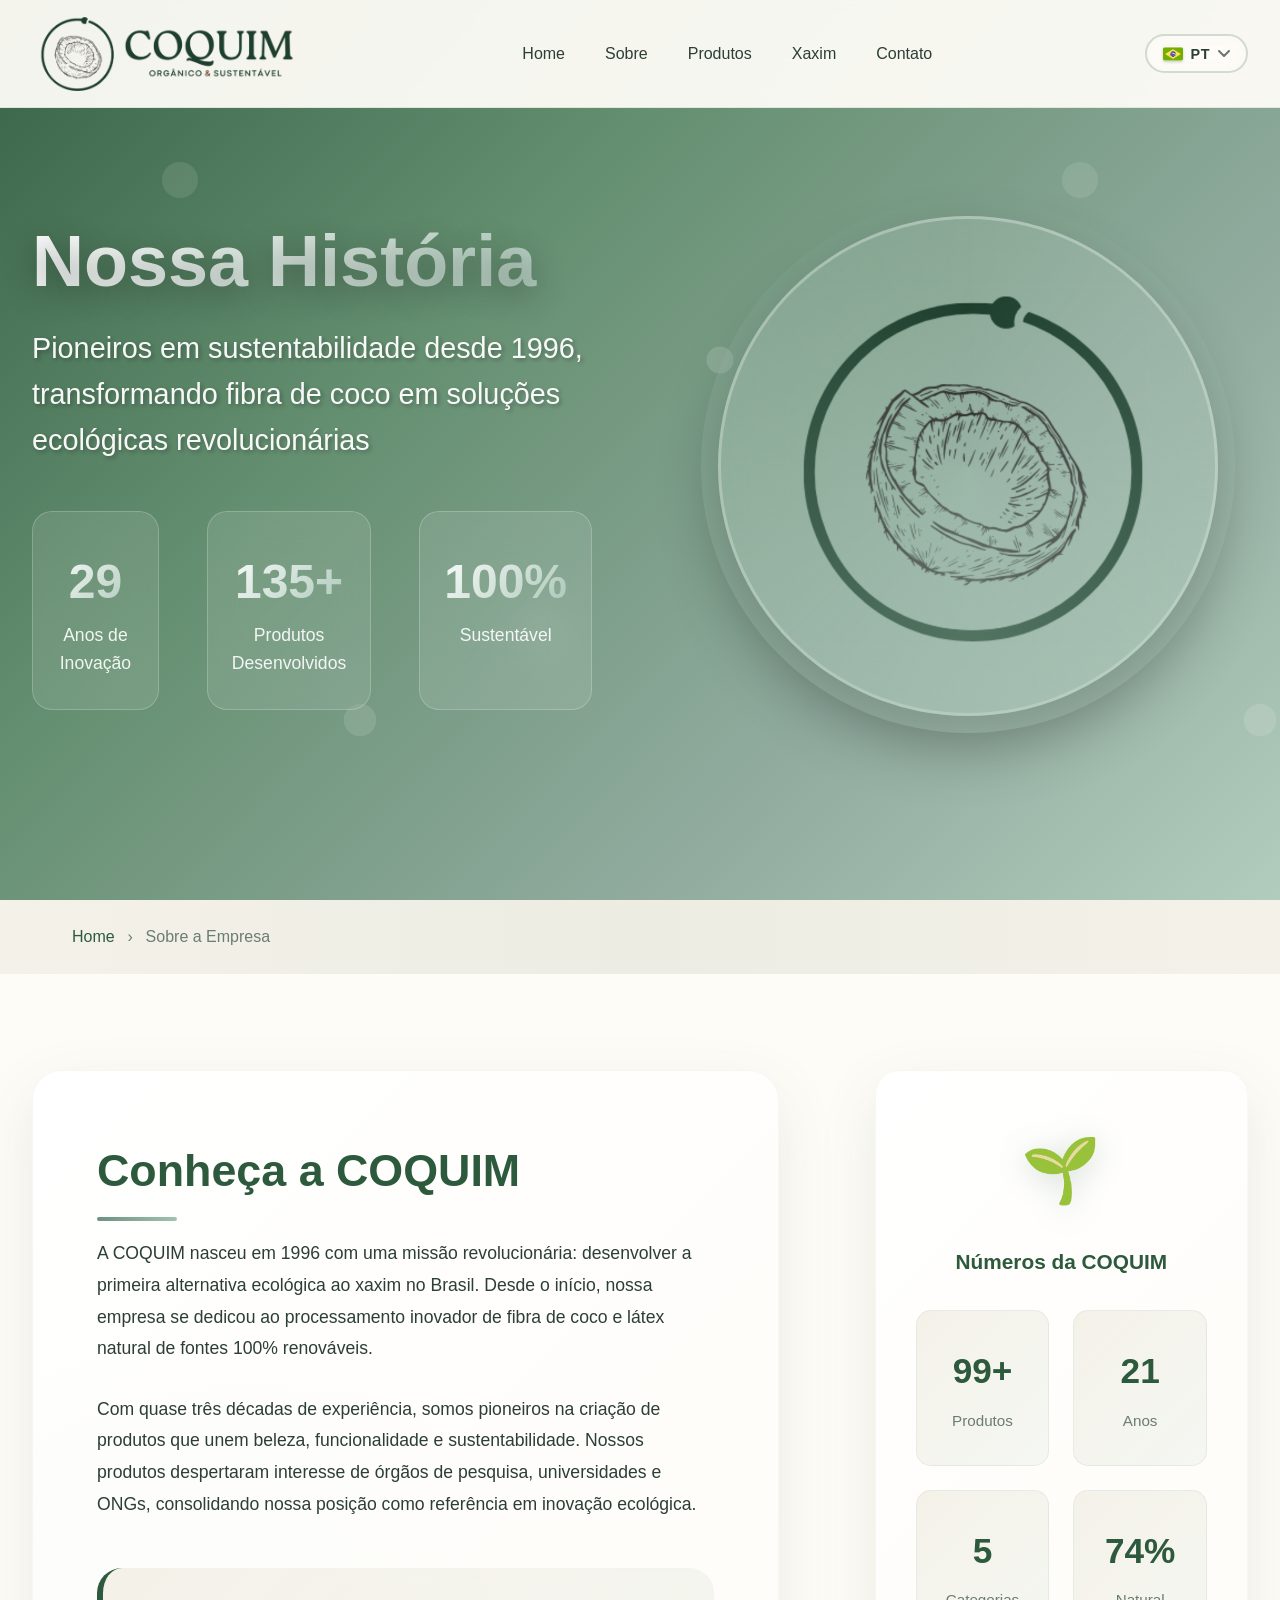
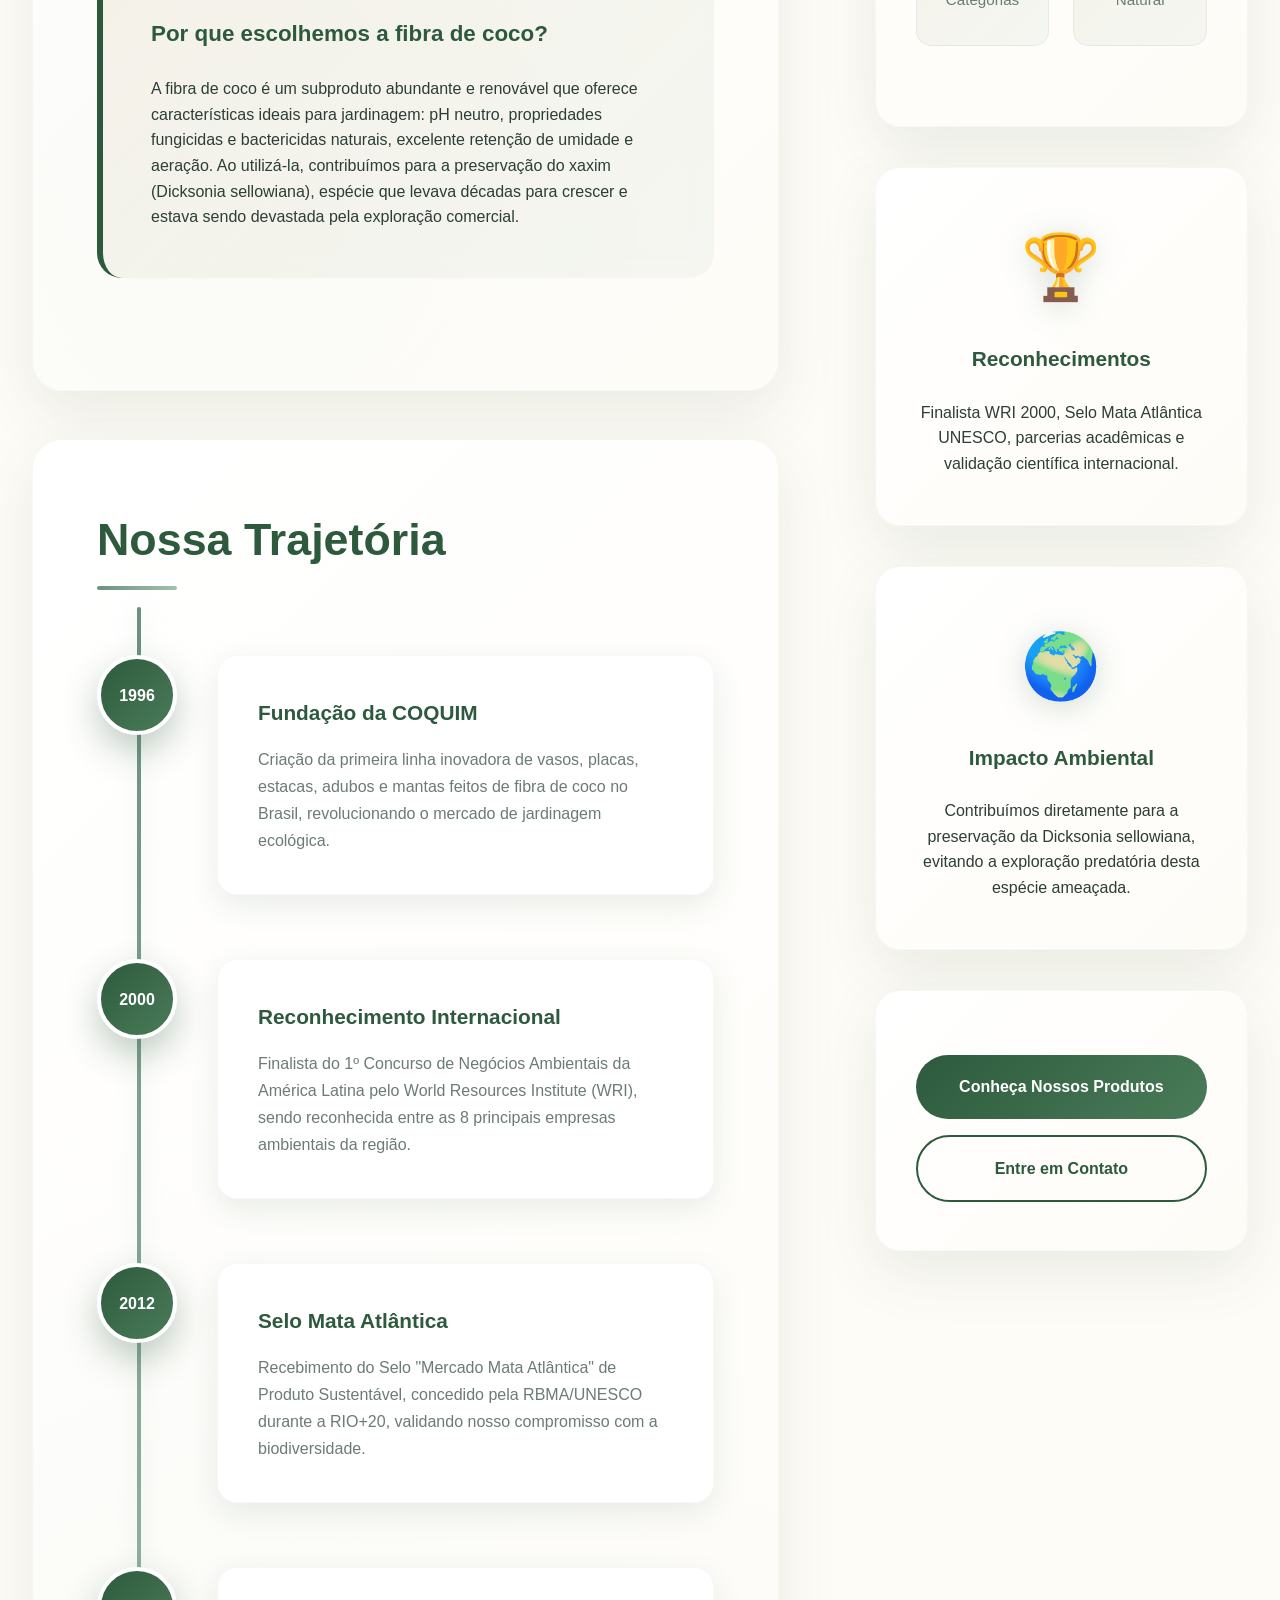
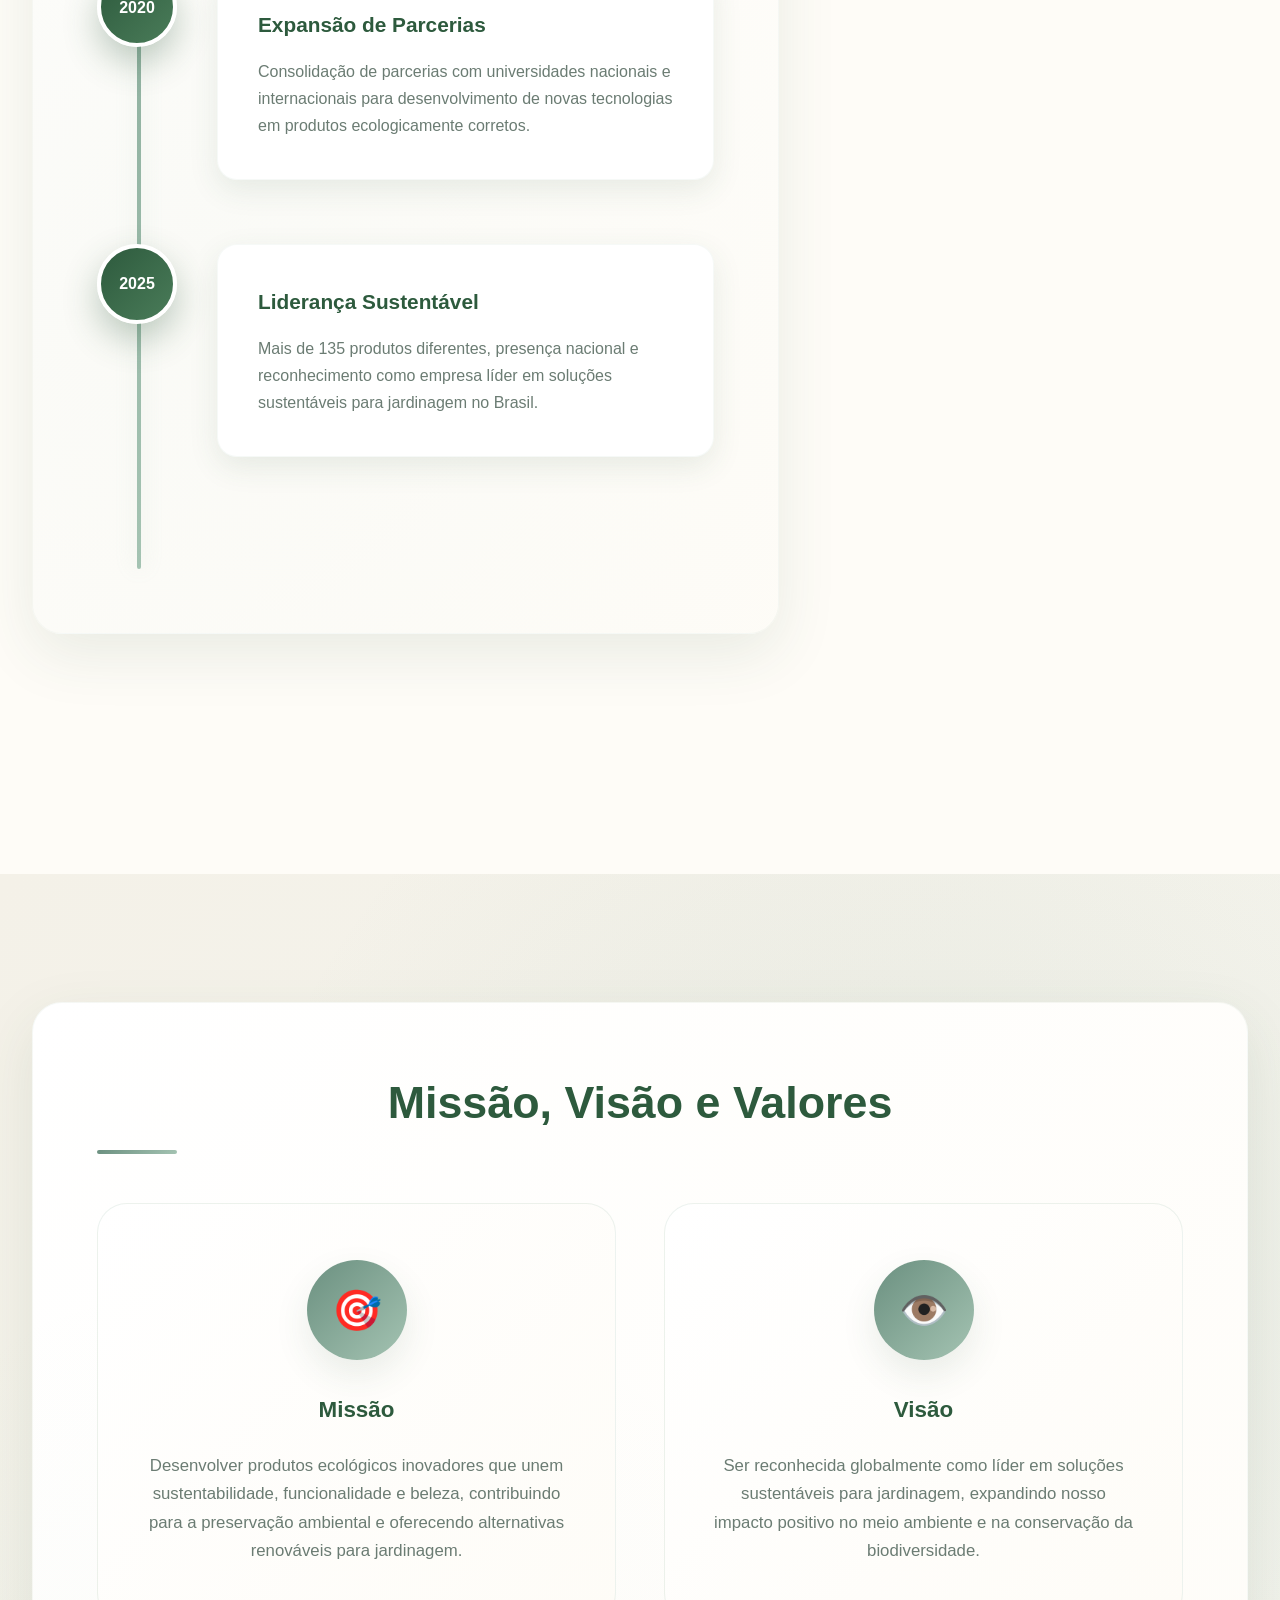
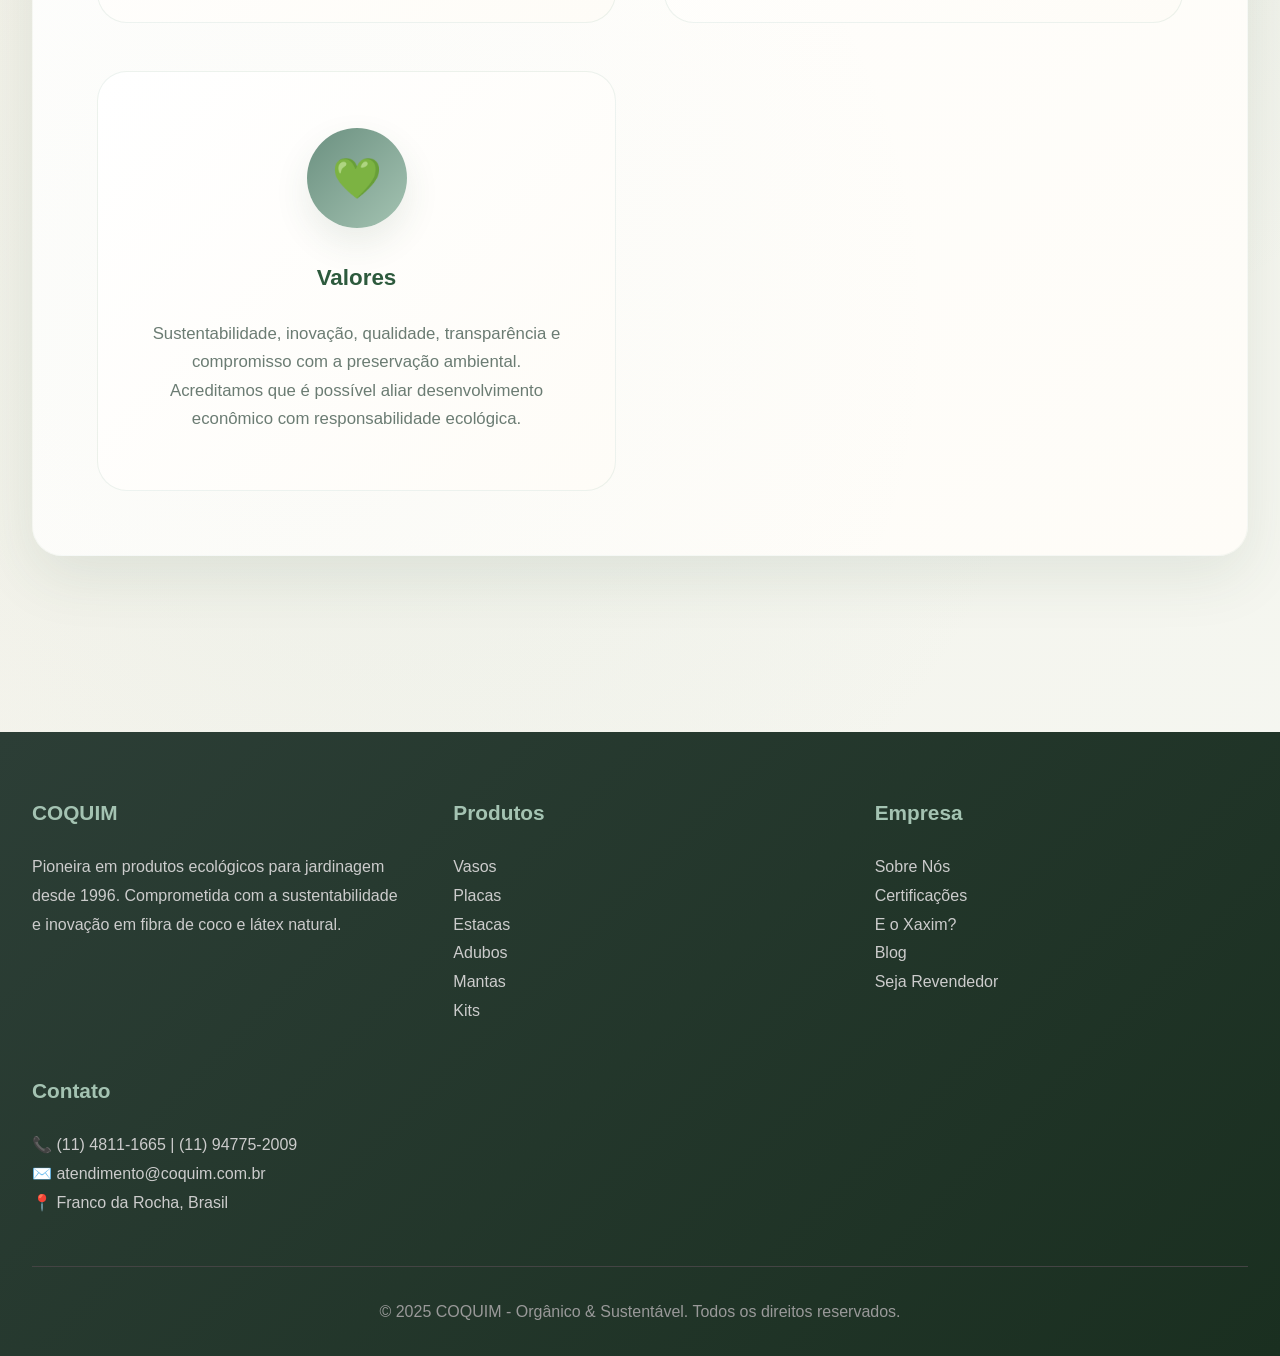
<file: sobre-nos.html>
<!DOCTYPE html>
<html lang="pt-BR">

<head>
    <meta charset="UTF-8">
    <meta name="viewport" content="width=device-width, initial-scale=1.0">
    <title>Sobre a COQUIM - Pioneira em Produtos Ecológicos | Natural 100%</title>
    <meta name="description"
        content="Conheça a história da COQUIM desde 1996, pioneira em produtos de fibra de coco. Nossa missão de preservar o meio ambiente substituindo o xaxim por alternativas sustentáveis.">
    <meta name="keywords" content="sobre coquim, história empresa, xaxim alternativa, fibra de coco, sustentabilidade">

    <style>
        :root {
            --primary-green: #2d5a3d;
            --secondary-green: #4a7c59;
            --accent-green: #6b9080;
            --light-green: #a4c3b2;
            --cream: #f4f1e8;
            --warm-white: #fefcf7;
            --text-dark: #2c3e36;
            --text-light: #6b7c73;
            --shadow: rgba(45, 90, 61, 0.1);
            --shadow-hover: rgba(45, 90, 61, 0.2);
            --shadow-deep: rgba(45, 90, 61, 0.3);
            --gradient-primary: linear-gradient(135deg, #2d5a3d 0%, #4a7c59 100%);
            --gradient-secondary: linear-gradient(135deg, #6b9080 0%, #a4c3b2 100%);
            --gradient-hero: linear-gradient(135deg, 
                rgba(45, 90, 61, 0.95) 0%, 
                rgba(74, 124, 89, 0.85) 35%,
                rgba(107, 144, 128, 0.75) 70%,
                rgba(164, 195, 178, 0.85) 100%);
        }

        * {
            margin: 0;
            padding: 0;
            box-sizing: border-box;
        }

        html {
            scroll-behavior: smooth;
        }

        body {
            font-family: 'Segoe UI', Tahoma, Geneva, Verdana, sans-serif;
            line-height: 1.6;
            color: var(--text-dark);
            background-color: var(--warm-white);
            overflow-x: hidden;
        }

        /* Header (mantido intacto) */
          /* Header */
        .header {
            position: fixed;
            top: 0;
            width: 100%;
            background: rgba(254, 252, 247, 0.95);
            backdrop-filter: blur(20px);
            z-index: 1000;
            transition: all 0.3s ease;
            border-bottom: 1px solid rgba(45, 90, 61, 0.1);
        }

        .header.scrolled {
            background: rgba(254, 252, 247, 0.98);
            box-shadow: 0 4px 30px var(--shadow);
        }

        .nav-container {
            max-width: 1400px;
            margin: 0 auto;
            display: flex;
            justify-content: space-between;
            align-items: center;
            padding: 1rem 2rem;
        }

        .logo {
            display: flex;
            align-items: center;
            font-weight: bold;
            color: var(--primary-green);
            text-decoration: none;
        }

        .logo-icon {
            width: 270px;
            height: 75px;
            margin-right: 0.5rem;
            display: flex;
            align-items: center;
            justify-content: center;
            position: relative;
            background-image: url('./assets/logos/coquim-header-logo.png');
            background-size: contain;
            background-repeat: no-repeat;
            background-position: center;
        }

        .nav-menu {
            display: flex;
            list-style: none;
            gap: 2.5rem;
        }

        .nav-link {
            text-decoration: none;
            color: var(--text-dark);
            font-weight: 500;
            transition: all 0.3s ease;
            position: relative;
            padding: 0.5rem 0;
        }

        .nav-link::after {
            content: '';
            position: absolute;
            bottom: 0;
            left: 0;
            width: 0;
            height: 3px;
            background: var(--gradient-primary);
            transition: width 0.3s ease;
            border-radius: 2px;
        }

        .nav-link:hover {
            color: var(--primary-green);
        }

        .nav-link:hover::after {
            width: 100%;
        }

        /* Header Actions Container */
        .header-actions {
            position: relative;
            align-items: center;
            gap: 1rem;
        }


        /* Language Selector */
        .language-selector {
            position: relative;
            z-index: 1001;
        }

        .language-btn {
            display: flex;
            align-items: center;
            gap: 0.5rem;
            padding: 0.6rem 1rem;
            background: rgba(255, 255, 255, 0.1);
            border: 2px solid rgba(45, 90, 61, 0.2);
            border-radius: 25px;
            color: var(--text-dark);
            cursor: pointer;
            transition: all 0.3s ease;
            font-size: 0.9rem;
            font-weight: 500;
            backdrop-filter: blur(10px);
        }

        .language-btn:hover {
            background: rgba(45, 90, 61, 0.1);
            border-color: var(--primary-green);
            transform: translateY(-1px);
        }

        .flag-icon {
            width: 20px;
            height: 15px;
            border-radius: 2px;
            object-fit: cover;
            box-shadow: 0 1px 3px rgba(0, 0, 0, 0.2);
        }

        .language-text {
            font-weight: 600;
            letter-spacing: 0.5px;
        }

        .dropdown-arrow {
            transition: transform 0.3s ease;
            opacity: 0.7;
        }

        .language-selector.active .dropdown-arrow {
            transform: rotate(180deg);
        }

        .language-dropdown {
            position: absolute;
            top: calc(100% + 0.5rem);
            right: 0;
            min-width: 180px;
            background: white;
            border-radius: 15px;
            box-shadow: 0 10px 40px rgba(45, 90, 61, 0.15);
            border: 1px solid rgba(45, 90, 61, 0.1);
            opacity: 0;
            visibility: hidden;
            transform: translateY(-10px);
            transition: all 0.3s cubic-bezier(0.175, 0.885, 0.32, 1.275);
            overflow: hidden;
        }

        .language-selector.active .language-dropdown {
            opacity: 1;
            visibility: visible;
            transform: translateY(0);
        }

        .language-option {
            display: flex;
            align-items: center;
            gap: 0.75rem;
            padding: 0.8rem 1rem;
            color: var(--text-dark);
            text-decoration: none;
            transition: all 0.2s ease;
            position: relative;
            font-size: 0.9rem;
        }

        .language-option:hover {
            background: var(--cream);
            color: var(--primary-green);
        }

        .language-option.active {
            background: rgba(45, 90, 61, 0.05);
            color: var(--primary-green);
            font-weight: 600;
        }

        .language-option .flag-icon {
            width: 18px;
            height: 13px;
        }

        .check-mark {
            margin-left: auto;
            color: var(--primary-green);
            font-weight: bold;
            opacity: 0;
            transition: opacity 0.2s ease;
        }

        .language-option.active .check-mark {
            opacity: 1;
        }

        .mobile-menu-btn {
            display: none;
            background: none;
            border: none;
            font-size: 1.5rem;
            color: var(--primary-green);
            cursor: pointer;
        }


        /* Hero Section - Premium Design */
        .hero {
            height: 100vh;
            background: var(--gradient-hero);
            color: white;
            display: flex;
            align-items: center;
            position: relative;
            overflow: hidden;
            padding-top: 2rem;
        }

        .hero::before {
            content: '';
            position: absolute;
            top: 0;
            left: 0;
            right: 0;
            bottom: 0;
            background: url('data:image/svg+xml,<svg xmlns="http://www.w3.org/2000/svg" viewBox="0 0 100 100"><circle cx="20" cy="20" r="2" fill="%23ffffff" opacity="0.1"/><circle cx="80" cy="40" r="1.5" fill="%23ffffff" opacity="0.15"/><circle cx="60" cy="70" r="2.5" fill="%23ffffff" opacity="0.08"/><circle cx="40" cy="80" r="1.8" fill="%23ffffff" opacity="0.12"/></svg>') repeat;
            animation: float-pattern 20s ease-in-out infinite;
        }

        @keyframes float-pattern {
            0%, 100% { transform: translate(0, 0) rotate(0deg); }
            25% { transform: translate(10px, -10px) rotate(1deg); }
            50% { transform: translate(-5px, 10px) rotate(-1deg); }
            75% { transform: translate(15px, 5px) rotate(0.5deg); }
        }

        .hero-container {
            max-width: 1400px;
            margin: 0 auto;
            padding: 0 2rem;
            display: grid;
            grid-template-columns: 1fr 1fr;
            gap: 6rem;
            align-items: center;
            position: relative;
            z-index: 2;
        }

        .hero-content {
            animation: slideInLeft 1.2s cubic-bezier(0.175, 0.885, 0.32, 1.275);
        }

        @keyframes slideInLeft {
            from {
                opacity: 0;
                transform: translateX(-100px) scale(0.9);
            }
            to {
                opacity: 1;
                transform: translateX(0) scale(1);
            }
        }

        .hero-title {
            font-size: 4.5rem;
            font-weight: 800;
            margin-bottom: 1.5rem;
            line-height: 1.1;
            background: linear-gradient(135deg, #ffffff 0%, #a4c3b2 100%);
            -webkit-background-clip: text;
            -webkit-text-fill-color: transparent;
            background-clip: text;
            text-shadow: 0 8px 32px rgba(0,0,0,0.3);
            animation: textGlow 3s ease-in-out infinite alternate;
        }

        @keyframes textGlow {
            from { filter: drop-shadow(0 0 20px rgba(164, 195, 178, 0.4)); }
            to { filter: drop-shadow(0 0 40px rgba(164, 195, 178, 0.8)); }
        }

        .hero-subtitle {
            font-size: 1.8rem;
            margin-bottom: 2rem;
            font-weight: 300;
            opacity: 0.95;
            line-height: 1.6;
            text-shadow: 2px 2px 4px rgba(0,0,0,0.3);
        }

        .hero-stats {
            display: flex;
            gap: 3rem;
            margin-top: 3rem;
        }

        .hero-stat {
            text-align: center;
            backdrop-filter: blur(20px);
            background: rgba(255, 255, 255, 0.1);
            padding: 2rem 1.5rem;
            border-radius: 20px;
            border: 1px solid rgba(255, 255, 255, 0.2);
            transition: all 0.4s cubic-bezier(0.175, 0.885, 0.32, 1.275);
            cursor: pointer;
        }

        .hero-stat:hover {
            transform: translateY(-10px) scale(1.05);
            background: rgba(255, 255, 255, 0.2);
            box-shadow: 0 20px 40px rgba(0, 0, 0, 0.2);
        }

        .hero-stat-number {
            font-size: 3rem;
            font-weight: 800;
            display: block;
            background: linear-gradient(135deg, #ffffff 0%, #a4c3b2 100%);
            -webkit-background-clip: text;
            -webkit-text-fill-color: transparent;
            background-clip: text;
        }

        .hero-stat-label {
            font-size: 1.1rem;
            font-weight: 500;
            margin-top: 0.5rem;
            opacity: 0.9;
        }

        .hero-visual {
            display: flex;
            justify-content: center;
            align-items: center;
            position: relative;
            animation: slideInRight 1.2s cubic-bezier(0.175, 0.885, 0.32, 1.275);
        }

        @keyframes slideInRight {
            from {
                opacity: 0;
                transform: translateX(100px) scale(0.9);
            }
            to {
                opacity: 1;
                transform: translateX(0) scale(1);
            }
        }

        .hero-logo {
            width: 500px;
            height: 500px;
            background: rgba(255,255,255,0.1);
            backdrop-filter: blur(30px);
            border-radius: 50%;
            border: 3px solid rgba(255,255,255,0.3);
            background-image: url('./assets/imagens/SEM\ FUNDO\ 1.png');
            background-size: 75%;
            background-position: center;
            background-repeat: no-repeat;
            animation: float 8s ease-in-out infinite;
            position: relative;
            box-shadow: 0 30px 60px rgba(0, 0, 0, 0.3);
        }

        .hero-logo::before {
            content: '';
            position: absolute;
            top: -20px;
            left: -20px;
            right: -20px;
            bottom: -20px;
            background: conic-gradient(from 0deg, transparent, rgba(164, 195, 178, 0.4), transparent);
            border-radius: 50%;
            animation: rotate 10s linear infinite;
            z-index: -1;
        }

        @keyframes float {
            0%, 100% { transform: translateY(0px) rotate(0deg); }
            50% { transform: translateY(-30px) rotate(5deg); }
        }

        @keyframes rotate {
            from { transform: rotate(0deg); }
            to { transform: rotate(360deg); }
        }

        .breadcrumb {
            background: var(--cream);
            padding: 1.5rem 0;
            position: relative;
        }

        .breadcrumb::before {
            content: '';
            position: absolute;
            top: 0;
            left: 0;
            width: 100%;
            height: 100%;
            background: linear-gradient(90deg, transparent, rgba(164, 195, 178, 0.1), transparent);
        }

        .breadcrumb-container {
            max-width: 1200px;
            margin: 0 auto;
            padding: 0 2rem;
            position: relative;
            z-index: 1;
        }

        .breadcrumb-list {
            display: flex;
            align-items: center;
            gap: 0.8rem;
            color: var(--text-light);
            font-weight: 500;
        }

        .breadcrumb-list a {
            color: var(--primary-green);
            text-decoration: none;
            transition: color 0.3s ease;
        }

        .breadcrumb-list a:hover {
            color: var(--secondary-green);
            text-decoration: underline;
        }

        /* Main Content - Premium Layout */
        .container {
            max-width: 1400px;
            margin: 0 auto;
            padding: 0 2rem;
        }

        .main-content {
            padding: 6rem 0;
        }

        .content-grid {
            display: grid;
            grid-template-columns: 2fr 1fr;
            gap: 6rem;
            margin-bottom: 6rem;
        }

        .content-section {
            background: linear-gradient(135deg, #ffffff 0%, #fefcf7 100%);
            padding: 4rem;
            border-radius: 30px;
            box-shadow: 0 20px 60px var(--shadow);
            margin-bottom: 3rem;
            position: relative;
            overflow: hidden;
            transition: all 0.4s cubic-bezier(0.175, 0.885, 0.32, 1.275);
            border: 1px solid rgba(164, 195, 178, 0.1);
        }

        .content-section::before {
            content: '';
            position: absolute;
            top: 0;
            left: 0;
            width: 100%;
            height: 100%;
            background: radial-gradient(circle at 20% 80%, rgba(164, 195, 178, 0.05) 0%, transparent 50%);
            pointer-events: none;
        }

        .content-section:hover {
            transform: translateY(-5px);
            box-shadow: 0 30px 80px var(--shadow-hover);
        }

        .section-title {
            font-size: 2.8rem;
            color: var(--primary-green);
            margin-bottom: 2rem;
            position: relative;
            font-weight: 700;
            z-index: 1;
        }

        .section-title::after {
            content: '';
            position: absolute;
            bottom: -15px;
            left: 0;
            width: 80px;
            height: 4px;
            background: var(--gradient-secondary);
            border-radius: 2px;
        }

        .content-text {
            color: var(--text-dark);
            line-height: 1.8;
            margin-bottom: 1.8rem;
            font-size: 1.1rem;
            z-index: 1;
            position: relative;
        }

        .highlight-box {
            background: linear-gradient(135deg, var(--cream) 0%, rgba(164, 195, 178, 0.1) 100%);
            padding: 3rem;
            border-radius: 25px;
            border-left: 6px solid var(--primary-green);
            margin: 3rem 0;
            position: relative;
            transition: all 0.3s ease;
            backdrop-filter: blur(10px);
        }

        .highlight-box:hover {
            transform: translateX(10px);
            box-shadow: 0 15px 35px var(--shadow-hover);
        }

        .highlight-box h3 {
            color: var(--primary-green);
            margin-bottom: 1.5rem;
            font-size: 1.4rem;
            font-weight: 600;
        }

        /* Timeline Premium */
        .timeline {
            position: relative;
            padding: 3rem 0;
        }

        .timeline::before {
            content: '';
            position: absolute;
            left: 40px;
            top: 0;
            bottom: 0;
            width: 4px;
            background: var(--gradient-secondary);
            border-radius: 2px;
            box-shadow: 0 0 20px rgba(164, 195, 178, 0.3);
        }

        .timeline-item {
            position: relative;
            padding-left: 120px;
            margin-bottom: 4rem;
            opacity: 0;
            transform: translateX(-50px);
            animation: slideInTimeline 0.8s ease forwards;
        }

        .timeline-item:nth-child(1) { animation-delay: 0.2s; }
        .timeline-item:nth-child(2) { animation-delay: 0.4s; }
        .timeline-item:nth-child(3) { animation-delay: 0.6s; }
        .timeline-item:nth-child(4) { animation-delay: 0.8s; }
        .timeline-item:nth-child(5) { animation-delay: 1.0s; }

        @keyframes slideInTimeline {
            to {
                opacity: 1;
                transform: translateX(0);
            }
        }

        .timeline-year {
            position: absolute;
            left: 0;
            top: 0;
            width: 80px;
            height: 80px;
            background: var(--gradient-primary);
            color: white;
            border-radius: 50%;
            display: flex;
            align-items: center;
            justify-content: center;
            font-weight: 800;
            font-size: 1rem;
            box-shadow: 0 15px 35px var(--shadow-deep);
            border: 4px solid white;
            transition: all 0.3s cubic-bezier(0.175, 0.885, 0.32, 1.275);
        }

        .timeline-item:hover .timeline-year {
            transform: scale(1.2) rotate(10deg);
            box-shadow: 0 20px 40px var(--shadow-deep);
        }

        .timeline-content {
            background: white;
            padding: 2.5rem;
            border-radius: 20px;
            box-shadow: 0 10px 30px var(--shadow);
            transition: all 0.3s ease;
            border: 1px solid rgba(164, 195, 178, 0.1);
        }

        .timeline-content:hover {
            transform: translateY(-5px);
            box-shadow: 0 20px 50px var(--shadow-hover);
        }

        .timeline-content h3 {
            color: var(--primary-green);
            margin-bottom: 1rem;
            font-size: 1.3rem;
            font-weight: 600;
        }

        .timeline-content p {
            color: var(--text-light);
            line-height: 1.7;
        }

        /* Sidebar Premium */
        .sidebar {
            display: flex;
            flex-direction: column;
            gap: 2.5rem;
        }

        .sidebar-card {
            background: linear-gradient(135deg, #ffffff 0%, #fefcf7 100%);
            padding: 3rem 2.5rem;
            border-radius: 25px;
            box-shadow: 0 20px 60px var(--shadow);
            text-align: center;
            transition: all 0.4s cubic-bezier(0.175, 0.885, 0.32, 1.275);
            border: 1px solid rgba(164, 195, 178, 0.1);
            position: relative;
            overflow: hidden;
        }

        .sidebar-card::before {
            content: '';
            position: absolute;
            top: -50%;
            left: -50%;
            width: 200%;
            height: 200%;
            background: radial-gradient(circle, rgba(164, 195, 178, 0.05) 0%, transparent 70%);
            opacity: 0;
            transition: opacity 0.3s ease;
        }

        .sidebar-card:hover::before {
            opacity: 1;
        }

        .sidebar-card:hover {
            transform: translateY(-10px) scale(1.02);
            box-shadow: 0 30px 80px var(--shadow-hover);
        }

        .sidebar-card h3 {
            color: var(--primary-green);
            margin-bottom: 1.5rem;
            font-size: 1.3rem;
            font-weight: 600;
            z-index: 1;
            position: relative;
        }

        .sidebar-card .icon {
            font-size: 4rem;
            margin-bottom: 1.5rem;
            display: block;
            filter: drop-shadow(0 5px 15px rgba(45, 90, 61, 0.2));
            animation: iconFloat 3s ease-in-out infinite;
            z-index: 1;
            position: relative;
        }

        @keyframes iconFloat {
            0%, 100% { transform: translateY(0); }
            50% { transform: translateY(-10px); }
        }

        .stats-grid {
            display: grid;
            grid-template-columns: 1fr 1fr;
            gap: 1.5rem;
            margin: 2rem 0;
            z-index: 1;
            position: relative;
        }

        .stat-item {
            text-align: center;
            padding: 2rem 1rem;
            background: linear-gradient(135deg, var(--cream) 0%, rgba(164, 195, 178, 0.1) 100%);
            border-radius: 15px;
            transition: all 0.3s ease;
            border: 1px solid rgba(164, 195, 178, 0.2);
        }

        .stat-item:hover {
            transform: translateY(-5px);
            box-shadow: 0 10px 25px var(--shadow);
        }

        .stat-number {
            font-size: 2.2rem;
            font-weight: 800;
            color: var(--primary-green);
            display: block;
            margin-bottom: 0.5rem;
        }

        .stat-label {
            font-size: 0.95rem;
            color: var(--text-light);
            font-weight: 500;
        }

        .btn {
            display: inline-block;
            padding: 1.2rem 2.5rem;
            background: var(--gradient-primary);
            color: white;
            text-decoration: none;
            border-radius: 50px;
            font-weight: 600;
            transition: all 0.4s cubic-bezier(0.175, 0.885, 0.32, 1.275);
            text-align: center;
            border: none;
            cursor: pointer;
            position: relative;
            overflow: hidden;
            z-index: 1;
        }

        .btn::before {
            content: '';
            position: absolute;
            top: 0;
            left: -100%;
            width: 100%;
            height: 100%;
            background: linear-gradient(90deg, transparent, rgba(255,255,255,0.2), transparent);
            transition: left 0.5s;
        }

        .btn:hover::before {
            left: 100%;
        }

        .btn:hover {
            transform: translateY(-3px) scale(1.05);
            box-shadow: 0 15px 35px var(--shadow-hover);
        }

        .btn-outline {
            background: transparent;
            color: var(--primary-green);
            border: 2px solid var(--primary-green);
        }

        .btn-outline:hover {
            background: var(--primary-green);
            color: white;
        }

        /* Mission Values Premium */
        .mission-values {
            background: linear-gradient(135deg, var(--cream) 0%, rgba(164, 195, 178, 0.1) 100%);
            padding: 8rem 0;
            position: relative;
        }

        .mission-values::before {
            content: '';
            position: absolute;
            top: 0;
            left: 0;
            width: 100%;
            height: 100%;
            background: radial-gradient(circle at 30% 70%, rgba(164, 195, 178, 0.1) 0%, transparent 50%),
                        radial-gradient(circle at 70% 30%, rgba(107, 144, 128, 0.1) 0%, transparent 50%);
        }

        .values-grid {
            display: grid;
            grid-template-columns: repeat(auto-fit, minmax(350px, 1fr));
            gap: 3rem;
            margin-top: 4rem;
            position: relative;
            z-index: 1;
        }

        .value-card {
            background: linear-gradient(135deg, #ffffff 0%, #fefcf7 100%);
            padding: 3.5rem 3rem;
            border-radius: 30px;
            text-align: center;
            transition: all 0.4s cubic-bezier(0.175, 0.885, 0.32, 1.275);
            border: 1px solid rgba(164, 195, 178, 0.2);
            position: relative;
            overflow: hidden;
        }

        .value-card::before {
            content: '';
            position: absolute;
            top: -50%;
            left: -50%;
            width: 200%;
            height: 200%;
            background: radial-gradient(circle, rgba(164, 195, 178, 0.1) 0%, transparent 70%);
            opacity: 0;
            transition: opacity 0.3s ease;
        }

        .value-card:hover::before {
            opacity: 1;
        }

        .value-card:hover {
            transform: translateY(-15px) scale(1.03);
            box-shadow: 0 30px 80px var(--shadow-hover);
        }

        .value-icon {
            width: 100px;
            height: 100px;
            background: var(--gradient-secondary);
            border-radius: 50%;
            display: flex;
            align-items: center;
            justify-content: center;
            margin: 0 auto 2rem;
            font-size: 2.5rem;
            box-shadow: 0 15px 35px var(--shadow);
            transition: all 0.3s ease;
            z-index: 1;
            position: relative;
        }

        .value-card:hover .value-icon {
            transform: scale(1.1) rotate(10deg);
            box-shadow: 0 20px 40px var(--shadow-deep);
        }

        .value-card h3 {
            color: var(--primary-green);
            margin-bottom: 1.5rem;
            font-size: 1.4rem;
            font-weight: 600;
            z-index: 1;
            position: relative;
        }

        .value-card p {
            color: var(--text-light);
            line-height: 1.7;
            font-size: 1.05rem;
            z-index: 1;
            position: relative;
        }

        /* Footer */
        .footer {
            background: linear-gradient(135deg, var(--text-dark) 0%, #1a2f20 100%);
            color: white;
            padding: 4rem 0 2rem;
        }

        .footer-content {
            display: grid;
            grid-template-columns: repeat(auto-fit, minmax(280px, 1fr));
            gap: 3rem;
            margin-bottom: 3rem;
        }

        .footer-section h3 {
            color: var(--light-green);
            margin-bottom: 1.5rem;
            font-size: 1.3rem;
            font-weight: 600;
        }

        .footer-section p,
        .footer-section a {
            color: #ccc;
            text-decoration: none;
            line-height: 1.8;
            transition: color 0.3s ease;
        }

        .footer-section a:hover {
            color: var(--light-green);
        }

        .footer-bottom {
            border-top: 1px solid #444;
            padding-top: 2rem;
            text-align: center;
            color: #999;
        }

        /* Responsive Design - SISTEMA APRIMORADO */

        /* Tablets grandes (até 1200px) */
        @media (max-width: 1200px) {
            .hero-container {
                gap: 5rem;
            }

            .hero-title {
                font-size: 4rem;
            }

            .content-grid {
                gap: 5rem;
            }
        }

        /* Tablets médios (até 1024px) */
        @media (max-width: 1024px) {
            .logo-icon {
                width: 200px;
                height: 55px;
            }

            .nav-menu {
                gap: 1.8rem;
            }

            .hero-container {
                gap: 4rem;
            }

            .hero-title {
                font-size: 3.5rem;
            }

            .hero-subtitle {
                font-size: 1.5rem;
            }

            .hero-logo {
                width: 400px;
                height: 400px;
            }

            .hero-stats {
                gap: 2rem;
            }

            .hero-stat {
                padding: 1.5rem 1.2rem;
            }

            .content-grid {
                gap: 4rem;
            }

            .content-section {
                padding: 3rem 2.5rem;
            }

            .section-title {
                font-size: 2.5rem;
            }

            .values-grid {
                grid-template-columns: repeat(auto-fit, minmax(300px, 1fr));
            }
        }

        /* Tablets pequenos e mobile landscape (até 768px) */
        @media (max-width: 768px) {
            .mobile-menu-btn {
                display: block;
            }

            .logo-icon {
                width: 180px;
                height: 50px;
            }

            .nav-menu {
                position: absolute;
                top: 100%;
                left: 0;
                width: 100%;
                background: white;
                flex-direction: column;
                padding: 1rem 2rem;
                box-shadow: 0 5px 15px var(--shadow);
                transform: translateY(-100%);
                opacity: 0;
                visibility: hidden;
                transition: all 0.3s ease;
                gap: 0.5rem;
            }

            .nav-menu.active {
                transform: translateY(0);
                opacity: 1;
                visibility: visible;
            }

            .nav-link {
                padding: 0.8rem 0;
                font-size: 1.1rem;
            }

            .language-selector {
                margin-right: 1rem;
            }

            .hero {
                height: auto;
                padding: 10rem 0 6rem;
                min-height: auto;
            }

            .hero-container {
                grid-template-columns: 1fr;
                text-align: center;
                gap: 3rem;
            }

            .hero-title {
                font-size: 3rem;
            }

            .hero-subtitle {
                font-size: 1.4rem;
            }

            .hero-logo {
                width: 320px;
                height: 320px;
            }

            .hero-stats {
                flex-direction: column;
                gap: 1.5rem;
                align-items: center;
                justify-content: center;
            }

            .hero-stat {
                width: 100%;
                max-width: 280px;
            }

            .hero-stat-number {
                font-size: 2.5rem;
            }

            .hero-stat-label {
                font-size: 1rem;
            }

            .container {
                padding: 0 1.5rem;
            }

            .breadcrumb-container {
                padding: 0 1.5rem;
            }

            .content-grid {
                grid-template-columns: 1fr;
                gap: 3rem;
            }

            .content-section {
                padding: 2.5rem 1.5rem;
            }

            .section-title {
                font-size: 2.2rem;
            }

            .content-text {
                font-size: 1rem;
            }

            .highlight-box {
                padding: 2rem 1.5rem;
                margin: 2rem 0;
            }

            .highlight-box h3 {
                font-size: 1.2rem;
            }

            .timeline {
                padding: 2rem 1.5rem;
            }

            .timeline-item {
                padding-left: 100px;
                margin-bottom: 3rem;
            }

            .timeline-year {
                width: 70px;
                height: 70px;
                font-size: 0.95rem;
                left: 0;
            }

            .timeline::before {
                left: 35px;
                width: 3px;
            }

            .timeline-content {
                padding: 2rem 1.5rem;
            }

            .timeline-content h3 {
                font-size: 1.2rem;
            }

            .timeline-content p {
                font-size: 0.95rem;
            }

            .sidebar {
                gap: 2rem;
            }

            .sidebar-card {
                padding: 2.5rem 2rem;
            }

            .sidebar-card h3 {
                font-size: 1.2rem;
            }

            .stats-grid {
                grid-template-columns: repeat(2, 1fr);
                gap: 1.2rem;
            }

            .stat-number {
                font-size: 2rem;
            }

            .stat-label {
                font-size: 0.9rem;
            }

            .values-grid {
                grid-template-columns: 1fr;
                gap: 2rem;
            }

            .value-card {
                padding: 2.5rem 2rem;
            }

            .value-icon {
                width: 85px;
                height: 85px;
                font-size: 2.2rem;
            }

            .value-card h3 {
                font-size: 1.3rem;
            }

            .value-card p {
                font-size: 1rem;
            }

            .footer-content {
                grid-template-columns: 1fr;
                gap: 2rem;
            }

            .nav-container {
                padding: 1rem;
            }
        }

        /* Mobile portrait (até 480px) */
        @media (max-width: 480px) {
            .logo-icon {
                width: 150px;
                height: 42px;
            }

            .language-btn {
                padding: 0.5rem 0.7rem;
                font-size: 0.8rem;
            }

            .flag-icon {
                width: 16px;
                height: 12px;
            }

            .hero {
                padding: 8rem 0 5rem;
            }

            .hero-title {
                font-size: 2.3rem;
                line-height: 1.1;
            }

            .hero-subtitle {
                font-size: 1.1rem;
                margin-bottom: 2rem;
            }

            .hero-logo {
                width: 260px;
                height: 260px;
            }

            .hero-stats {
                gap: 1.2rem;
            }

            .hero-stat {
                max-width: 100%;
                padding: 1.5rem 1rem;
            }

            .hero-stat-number {
                font-size: 2.2rem;
            }

            .hero-stat-label {
                font-size: 0.9rem;
            }

            .container {
                padding: 0 1rem;
            }

            .breadcrumb-container {
                padding: 0 1rem;
            }

            .breadcrumb-list {
                font-size: 0.9rem;
            }

            .main-content {
                padding: 4rem 0;
            }

            .content-section {
                padding: 2rem 1.2rem;
                margin-bottom: 2rem;
                border-radius: 20px;
            }

            .section-title {
                font-size: 1.8rem;
                margin-bottom: 1.5rem;
            }

            .section-title::after {
                width: 60px;
                height: 3px;
                bottom: -12px;
            }

            .content-text {
                font-size: 0.95rem;
                margin-bottom: 1.5rem;
                line-height: 1.7;
            }

            .highlight-box {
                padding: 1.8rem 1.2rem;
                margin: 2rem 0;
                border-radius: 20px;
            }

            .highlight-box h3 {
                font-size: 1.1rem;
                margin-bottom: 1rem;
            }

            .highlight-box p {
                font-size: 0.95rem;
            }

            .timeline {
                padding: 2rem 1rem;
                border-radius: 20px;
            }

            .timeline-item {
                padding-left: 75px;
                margin-bottom: 2.5rem;
            }

            .timeline-year {
                width: 55px;
                height: 55px;
                font-size: 0.85rem;
                border-width: 3px;
            }

            .timeline::before {
                left: 27px;
                width: 3px;
            }

            .timeline-content {
                padding: 1.5rem 1rem;
                border-radius: 15px;
            }

            .timeline-content h3 {
                font-size: 1.05rem;
                margin-bottom: 0.8rem;
            }

            .timeline-content p {
                font-size: 0.9rem;
                line-height: 1.6;
            }

            .sidebar {
                gap: 1.8rem;
            }

            .sidebar-card {
                padding: 2rem 1.5rem;
                border-radius: 20px;
            }

            .sidebar-card h3 {
                font-size: 1.1rem;
                margin-bottom: 1.2rem;
            }

            .sidebar-card p {
                font-size: 0.9rem;
            }

            .sidebar-card .icon {
                font-size: 3.5rem;
                margin-bottom: 1.2rem;
            }

            .stats-grid {
                grid-template-columns: 1fr;
                gap: 1rem;
            }

            .stat-item {
                padding: 1.5rem 0.8rem;
            }

            .stat-number {
                font-size: 1.8rem;
            }

            .stat-label {
                font-size: 0.85rem;
            }

            .btn {
                padding: 1rem 1.8rem;
                font-size: 0.95rem;
            }

            .mission-values {
                padding: 6rem 0;
            }

            .values-grid {
                gap: 1.8rem;
                margin-top: 3rem;
            }

            .value-card {
                padding: 2.2rem 1.5rem;
                border-radius: 25px;
            }

            .value-icon {
                width: 75px;
                height: 75px;
                font-size: 2rem;
                margin-bottom: 1.2rem;
            }

            .value-card h3 {
                font-size: 1.2rem;
                margin-bottom: 1rem;
            }

            .value-card p {
                font-size: 0.95rem;
                line-height: 1.6;
            }

            .footer {
                padding: 3rem 0 1.5rem;
            }

            .footer-section {
                margin-bottom: 1.5rem;
            }

            .footer-section h3 {
                font-size: 1.1rem;
                margin-bottom: 1rem;
            }

            .footer-section p,
            .footer-section a {
                font-size: 0.9rem;
            }

            .footer-bottom {
                padding-top: 1.5rem;
                font-size: 0.85rem;
            }

            .scroll-to-top {
                width: 50px;
                height: 50px;
                bottom: 1.5rem;
                right: 1.5rem;
                font-size: 1.3rem;
            }
        }

        /* Mobile pequeno (até 360px) */
        @media (max-width: 360px) {
            .logo-icon {
                width: 130px;
                height: 38px;
            }

            .nav-container {
                padding: 0.8rem;
            }

            .mobile-menu-btn {
                font-size: 1.3rem;
            }

            .hero {
                padding: 7rem 0 4rem;
            }

            .hero-title {
                font-size: 1.9rem;
            }

            .hero-subtitle {
                font-size: 1rem;
            }

            .hero-logo {
                width: 220px;
                height: 220px;
            }

            .hero-stat {
                padding: 1.2rem 0.8rem;
            }

            .hero-stat-number {
                font-size: 1.9rem;
            }

            .hero-stat-label {
                font-size: 0.85rem;
            }

            .container {
                padding: 0 0.8rem;
            }

            .content-section {
                padding: 1.5rem 1rem;
            }

            .section-title {
                font-size: 1.5rem;
            }

            .timeline-item {
                padding-left: 65px;
            }

            .timeline-year {
                width: 48px;
                height: 48px;
                font-size: 0.75rem;
            }

            .timeline::before {
                left: 24px;
                width: 2px;
            }

            .sidebar-card {
                padding: 1.8rem 1.2rem;
            }

            .value-card {
                padding: 2rem 1.2rem;
            }

            .value-icon {
                width: 65px;
                height: 65px;
                font-size: 1.8rem;
            }

            .scroll-to-top {
                width: 45px;
                height: 45px;
                bottom: 1rem;
                right: 1rem;
                font-size: 1.2rem;
            }
        }

        /* Advanced Animations */
        .fade-in {
            opacity: 0;
            transform: translateY(50px);
            transition: all 0.8s cubic-bezier(0.175, 0.885, 0.32, 1.275);
        }

        .fade-in.visible {
            opacity: 1;
            transform: translateY(0);
        }

        .slide-in-left {
            opacity: 0;
            transform: translateX(-50px);
            transition: all 0.8s cubic-bezier(0.175, 0.885, 0.32, 1.275);
        }

        .slide-in-left.visible {
            opacity: 1;
            transform: translateX(0);
        }

        .slide-in-right {
            opacity: 0;
            transform: translateX(50px);
            transition: all 0.8s cubic-bezier(0.175, 0.885, 0.32, 1.275);
        }

        .slide-in-right.visible {
            opacity: 1;
            transform: translateX(0);
        }

        .scale-in {
            opacity: 0;
            transform: scale(0.8);
            transition: all 0.8s cubic-bezier(0.175, 0.885, 0.32, 1.275);
        }

        .scale-in.visible {
            opacity: 1;
            transform: scale(1);
        }

        /* Custom scrollbar */
        ::-webkit-scrollbar {
            width: 12px;
        }

        ::-webkit-scrollbar-track {
            background: var(--cream);
        }

        ::-webkit-scrollbar-thumb {
            background: var(--gradient-primary);
            border-radius: 6px;
        }

        ::-webkit-scrollbar-thumb:hover {
            background: var(--secondary-green);
        }

        /* Scroll to top button */
        .scroll-to-top {
            position: fixed;
            bottom: 2rem;
            right: 2rem;
            width: 60px;
            height: 60px;
            background: var(--gradient-primary);
            color: white;
            border: none;
            border-radius: 50%;
            font-size: 1.5rem;
            cursor: pointer;
            opacity: 0;
            visibility: hidden;
            transition: all 0.3s ease;
            z-index: 1000;
            box-shadow: 0 8px 25px var(--shadow);
        }

        .scroll-to-top.visible {
            opacity: 1;
            visibility: visible;
        }

        .scroll-to-top:hover {
            transform: translateY(-5px) scale(1.1);
            box-shadow: 0 15px 35px var(--shadow-hover);
        }
    </style>
</head>

<body>
    <!-- Header -->
    <header class="header" id="header">
        <nav class="nav-container">
            <a href="index.html" class="logo">
                <div class="logo-icon"></div>
            </a>
            <ul class="nav-menu" id="nav-menu">
                <li><a href="./index.html" class="nav-link" data-i18n="nav.home">Home</a></li>
                <li><a href="./sobre-nos.html" class="nav-link" data-i18n="nav.about">Sobre</a></li>
                <li><a href="./produtos.html" class="nav-link" data-i18n="nav.products">Produtos</a></li>
                <li><a href="./xaxim.html" class="nav-link" data-i18n="nav.xaxim">Xaxim</a></li>
                <li><a href="./contato.html" class="nav-link" data-i18n="nav.contact">Contato</a></li>
            </ul>
            <div class="header-actions">
                <!-- Language Selector -->
                <div class="language-selector" id="language-selector">
                    <button class="language-btn" id="language-btn">
                        <img src="./assets/imagens/brasil.png" alt="PT" class="flag-icon">
                        <span class="language-text">PT</span>
                        <svg class="dropdown-arrow" width="12" height="8" viewBox="0 0 12 8" fill="none">
                            <path d="M1 1L6 6L11 1" stroke="currentColor" stroke-width="2" stroke-linecap="round"
                                stroke-linejoin="round" />
                        </svg>
                    </button>
                    <div class="language-dropdown" id="language-dropdown">
                        <a href="#" class="language-option active" data-lang="pt">
                            <img src="./assets/imagens/brasil.png"
                                alt="Português" class="flag-icon">
                            <span>Português</span>
                            <span class="check-mark">✓</span>
                        </a>
                        <a href="#" class="language-option" data-lang="en">
                            <img src="./assets/imagens/eua.png" alt="English" class="flag-icon">
                            <span>English</span>
                        </a>
                        <a href="#" class="language-option" data-lang="es">
                            <img src="./assets/imagens/espanha.png" alt="Español" class="flag-icon">
                            <span>Español</span>
                        </a>
                    </div>
                </div>
                <button class="mobile-menu-btn" id="mobile-menu-btn">☰</button>
            </div>
        </nav>
    </header>

    <!-- Hero Section Premium -->
    <section class="hero">
        <div class="hero-container">
            <div class="hero-content">
                <h1 class="hero-title" data-i18n="hero.title">Nossa História</h1>
                <p class="hero-subtitle" data-i18n="hero.subtitle">Pioneiros em sustentabilidade desde 1996, transformando fibra de coco em soluções ecológicas revolucionárias</p>
                <div class="hero-stats">
                    <div class="hero-stat">
                        <span class="hero-stat-number">29</span>
                        <span class="hero-stat-label" data-i18n="hero.stat1">Anos de Inovação</span>
                    </div>
                    <div class="hero-stat">
                        <span class="hero-stat-number">135+</span>
                        <span class="hero-stat-label" data-i18n="hero.stat2">Produtos Desenvolvidos</span>
                    </div>
                    <div class="hero-stat">
                        <span class="hero-stat-number">100%</span>
                        <span class="hero-stat-label" data-i18n="hero.stat3">Sustentável</span>
                    </div>
                </div>
            </div>
            <div class="hero-visual">
                <div class="hero-logo"></div>
            </div>
        </div>
    </section>

    <!-- Breadcrumb -->
    <section class="breadcrumb">
        <div class="breadcrumb-container">
            <div class="breadcrumb-list">
                <a href="index.html" data-i18n="breadcrumb.home">Home</a>
                <span>›</span>
                <span data-i18n="breadcrumb.about">Sobre a Empresa</span>
            </div>
        </div>
    </section>

    <!-- Main Content -->
    <main class="container">
        <div class="main-content">
            <div class="content-grid">
                <div class="content-area">
                    <!-- Nossa História -->
                    <section class="content-section fade-in">
                        <h2 class="section-title" data-i18n="about.title">Conheça a COQUIM</h2>
                        <p class="content-text" data-i18n="about.text1">
                            A COQUIM nasceu em 1996 com uma missão revolucionária: desenvolver a primeira alternativa
                            ecológica ao xaxim no Brasil. Desde o início, nossa empresa se dedicou ao processamento
                            inovador de fibra de coco e látex natural de fontes 100% renováveis.
                        </p>
                        <p class="content-text" data-i18n="about.text2">
                            Com quase três décadas de experiência, somos pioneiros na criação de produtos que unem
                            beleza, funcionalidade e sustentabilidade. Nossos produtos despertaram interesse de
                            órgãos de pesquisa, universidades e ONGs, consolidando nossa posição como referência
                            em inovação ecológica.
                        </p>

                        <div class="highlight-box">
                            <h3 data-i18n="about.highlight.title">Por que escolhemos a fibra de coco?</h3>
                            <p data-i18n="about.highlight.text">
                                A fibra de coco é um subproduto abundante e renovável que oferece características
                                ideais para jardinagem: pH neutro, propriedades fungicidas e bactericidas naturais,
                                excelente retenção de umidade e aeração. Ao utilizá-la, contribuímos para a
                                preservação do xaxim (Dicksonia sellowiana), espécie que levava décadas para crescer
                                e estava sendo devastada pela exploração comercial.
                            </p>
                        </div>
                    </section>

                    <!-- Timeline -->
                    <section class="content-section slide-in-left">
                        <h2 class="section-title" data-i18n="timeline.title">Nossa Trajetória</h2>
                        <div class="timeline">
                            <div class="timeline-item">
                                <div class="timeline-year">1996</div>
                                <div class="timeline-content">
                                    <h3 data-i18n="timeline.1996.title">Fundação da COQUIM</h3>
                                    <p data-i18n="timeline.1996.description">Criação da primeira linha inovadora de vasos, placas, estacas, adubos e mantas
                                        feitos de fibra de coco no Brasil, revolucionando o mercado de jardinagem ecológica.
                                    </p>
                                </div>
                            </div>

                            <div class="timeline-item">
                                <div class="timeline-year">2000</div>
                                <div class="timeline-content">
                                    <h3 data-i18n="timeline.2000.title">Reconhecimento Internacional</h3>
                                    <p data-i18n="timeline.2000.description">Finalista do 1º Concurso de Negócios Ambientais da América Latina pelo World
                                        Resources Institute (WRI),
                                        sendo reconhecida entre as 8 principais empresas ambientais da região.</p>
                                </div>
                            </div>

                            <div class="timeline-item">
                                <div class="timeline-year">2012</div>
                                <div class="timeline-content">
                                    <h3 data-i18n="timeline.2012.title">Selo Mata Atlântica</h3>
                                    <p data-i18n="timeline.2012.description">Recebimento do Selo "Mercado Mata Atlântica" de Produto Sustentável, concedido
                                        pela RBMA/UNESCO durante a RIO+20, validando nosso compromisso com a biodiversidade.
                                    </p>
                                </div>
                            </div>

                            <div class="timeline-item">
                                <div class="timeline-year">2020</div>
                                <div class="timeline-content">
                                    <h3 data-i18n="timeline.2020.title">Expansão de Parcerias</h3>
                                    <p data-i18n="timeline.2020.description">Consolidação de parcerias com universidades nacionais e internacionais para
                                        desenvolvimento de novas tecnologias em produtos ecologicamente corretos.</p>
                                </div>
                            </div>

                            <div class="timeline-item">
                                <div class="timeline-year">2025</div>
                                <div class="timeline-content">
                                    <h3 data-i18n="timeline.2025.title">Liderança Sustentável</h3>
                                    <p data-i18n="timeline.2025.description">Mais de 135 produtos diferentes, presença nacional e reconhecimento como
                                        empresa líder em soluções sustentáveis para jardinagem no Brasil.</p>
                                </div>
                            </div>
                        </div>
                    </section>
                </div>

                <!-- Sidebar -->
                <aside class="sidebar">
                    <div class="sidebar-card scale-in">
                        <span class="icon">🌱</span>
                        <h3 data-i18n="sidebar.stats.title">Números da COQUIM</h3>
                        <div class="stats-grid">
                            <div class="stat-item">
                                <span class="stat-number">135+</span>
                                <span class="stat-label" data-i18n="sidebar.stats.products">Produtos</span>
                            </div>
                            <div class="stat-item">
                                <span class="stat-number">29</span>
                                <span class="stat-label" data-i18n="sidebar.stats.years">Anos</span>
                            </div>
                            <div class="stat-item">
                                <span class="stat-number">8</span>
                                <span class="stat-label" data-i18n="sidebar.stats.categories">Categorias</span>
                            </div>
                            <div class="stat-item">
                                <span class="stat-number">100%</span>
                                <span class="stat-label" data-i18n="sidebar.stats.natural">Natural</span>
                            </div>
                        </div>
                    </div>

                    <div class="sidebar-card slide-in-right">
                        <span class="icon">🏆</span>
                        <h3 data-i18n="sidebar.awards.title">Reconhecimentos</h3>
                        <p data-i18n="sidebar.awards.description">Finalista WRI 2000, Selo Mata Atlântica UNESCO, parcerias acadêmicas e validação científica
                            internacional.</p>
                    </div>

                    <div class="sidebar-card scale-in">
                        <span class="icon">🌍</span>
                        <h3 data-i18n="sidebar.impact.title">Impacto Ambiental</h3>
                        <p data-i18n="sidebar.impact.description">Contribuímos diretamente para a preservação da Dicksonia sellowiana, evitando a exploração
                            predatória desta espécie ameaçada.</p>
                    </div>

                    <div class="sidebar-card slide-in-right">
                        <a href="produtos.html" class="btn" style="display: block; margin-top: 1rem;" data-i18n="sidebar.cta.products">Conheça Nossos
                            Produtos</a>
                        <a href="contato.html" class="btn btn-outline" style="display: block; margin-top: 1rem;" data-i18n="sidebar.cta.contact">Entre em
                            Contato</a>
                    </div>
                </aside>
            </div>
        </div>
    </main>

    <!-- Mission & Values Premium -->
    <section class="mission-values">
        <div class="container">
            <div class="content-section fade-in">
                <h2 class="section-title" style="text-align: center;" data-i18n="mission.title">Missão, Visão e Valores</h2>
                <div class="values-grid">
                    <div class="value-card">
                        <div class="value-icon">🎯</div>
                        <h3 data-i18n="mission.mission.title">Missão</h3>
                        <p data-i18n="mission.mission.description">Desenvolver produtos ecológicos inovadores que unem sustentabilidade, funcionalidade e
                            beleza, contribuindo para a preservação ambiental e oferecendo alternativas renováveis
                            para jardinagem.</p>
                    </div>

                    <div class="value-card">
                        <div class="value-icon">👁️</div>
                        <h3 data-i18n="mission.vision.title">Visão</h3>
                        <p data-i18n="mission.vision.description">Ser reconhecida globalmente como líder em soluções sustentáveis para jardinagem,
                            expandindo nosso impacto positivo no meio ambiente e na conservação da biodiversidade.</p>
                    </div>

                    <div class="value-card">
                        <div class="value-icon">💚</div>
                        <h3 data-i18n="mission.values.title">Valores</h3>
                        <p data-i18n="mission.values.description">Sustentabilidade, inovação, qualidade, transparência e compromisso com a preservação
                            ambiental. Acreditamos que é possível aliar desenvolvimento econômico com responsabilidade
                            ecológica.</p>
                    </div>
                </div>
            </div>
        </div>
    </section>

    <!-- Footer -->
    <footer class="footer">
        <div class="container">
            <div class="footer-content">
                <div class="footer-section">
                    <h3>COQUIM</h3>
                    <p data-i18n="footer.company.description">
                        Pioneira em produtos ecológicos para jardinagem desde 1996.
                        Comprometida com a sustentabilidade e inovação em fibra de coco
                        e látex natural.
                    </p>
                </div>
                <div class="footer-section">
                    <h3 data-i18n="footer.products.title">Produtos</h3>
                    <p><a href="produtos.html" data-i18n="footer.products.pots">Vasos</a></p>
                    <p><a href="produtos.html" data-i18n="footer.products.plates">Placas</a></p>
                    <p><a href="produtos.html" data-i18n="footer.products.stakes">Estacas</a></p>
                    <p><a href="produtos.html" data-i18n="footer.products.fertilizers">Adubos</a></p>
                    <p><a href="produtos.html" data-i18n="footer.products.mats">Mantas</a></p>
                    <p><a href="produtos.html" data-i18n="footer.products.kits">Kits</a></p>
                </div>
                <div class="footer-section">
                    <h3 data-i18n="footer.company.title">Empresa</h3>
                    <p><a href="sobre.html" data-i18n="footer.company.about">Sobre Nós</a></p>
                    <p><a href="certificacoes.html" data-i18n="footer.company.certifications">Certificações</a></p>
                    <p><a href="xaxim.html" data-i18n="footer.company.xaxim">E o Xaxim?</a></p>
                    <p><a href="blog.html" data-i18n="footer.company.blog">Blog</a></p>
                    <p><a href="revendedor.html" data-i18n="footer.company.reseller">Seja Revendedor</a></p>
                </div>
                <div class="footer-section">
                    <h3 data-i18n="footer.contact.title">Contato</h3>
                      <p>📞 (11) 4811-1665 | (11) 94775-2009</p>
                    <p>✉️ atendimento@coquim.com.br</p>
                    <p data-i18n="footer.contact.location">📍 Franco da Rocha, Brasil</p>
                </div>
            </div>
            <div class="footer-bottom">
                <p data-i18n="footer.copyright">&copy; 2025 COQUIM - Orgânico & Sustentável. Todos os direitos reservados.</p>
            </div>
        </div>
    </footer>

    <!-- Scroll to Top Button -->
    <button class="scroll-to-top" id="scrollToTop">↑</button>

    <script>
        // ========== SISTEMA DE TRADUÇÕES ==========
        const translations = {
            pt: {
                // Navegação
                'nav.home': 'Home',
                'nav.about': 'Sobre',
                'nav.products': 'Produtos',
                'nav.xaxim': 'Xaxim',
                'nav.contact': 'Contato',

                // Breadcrumb
                'breadcrumb.home': 'Home',
                'breadcrumb.about': 'Sobre a Empresa',

                // Hero Section
                'hero.title': 'Nossa História',
                'hero.subtitle': 'Pioneiros em sustentabilidade desde 1996, transformando fibra de coco em soluções ecológicas revolucionárias',
                'hero.stat1': 'Anos de Inovação',
                'hero.stat2': 'Produtos Desenvolvidos',
                'hero.stat3': 'Sustentável',

                // Sobre
                'about.title': 'Conheça a COQUIM',
                'about.text1': 'A COQUIM nasceu em 1996 com uma missão revolucionária: desenvolver a primeira alternativa ecológica ao xaxim no Brasil. Desde o início, nossa empresa se dedicou ao processamento inovador de fibra de coco e látex natural de fontes 100% renováveis.',
                'about.text2': 'Com quase três décadas de experiência, somos pioneiros na criação de produtos que unem beleza, funcionalidade e sustentabilidade. Nossos produtos despertaram interesse de órgãos de pesquisa, universidades e ONGs, consolidando nossa posição como referência em inovação ecológica.',
                'about.highlight.title': 'Por que escolhemos a fibra de coco?',
                'about.highlight.text': 'A fibra de coco é um subproduto abundante e renovável que oferece características ideais para jardinagem: pH neutro, propriedades fungicidas e bactericidas naturais, excelente retenção de umidade e aeração. Ao utilizá-la, contribuímos para a preservação do xaxim (Dicksonia sellowiana), espécie que levava décadas para crescer e estava sendo devastada pela exploração comercial.',

                // Timeline
                'timeline.title': 'Nossa Trajetória',
                'timeline.1996.title': 'Fundação da COQUIM',
                'timeline.1996.description': 'Criação da primeira linha inovadora de vasos, placas, estacas, adubos e mantas feitos de fibra de coco no Brasil, revolucionando o mercado de jardinagem ecológica.',
                'timeline.2000.title': 'Reconhecimento Internacional',
                'timeline.2000.description': 'Finalista do 1º Concurso de Negócios Ambientais da América Latina pelo World Resources Institute (WRI), sendo reconhecida entre as 8 principais empresas ambientais da região.',
                'timeline.2012.title': 'Selo Mata Atlântica',
                'timeline.2012.description': 'Recebimento do Selo "Mercado Mata Atlântica" de Produto Sustentável, concedido pela RBMA/UNESCO durante a RIO+20, validando nosso compromisso com a biodiversidade.',
                'timeline.2020.title': 'Expansão de Parcerias',
                'timeline.2020.description': 'Consolidação de parcerias com universidades nacionais e internacionais para desenvolvimento de novas tecnologias em produtos ecologicamente corretos.',
                'timeline.2025.title': 'Liderança Sustentável',
                'timeline.2025.description': 'Mais de 135 produtos diferentes, presença nacional e reconhecimento como empresa líder em soluções sustentáveis para jardinagem no Brasil.',

                // Sidebar
                'sidebar.stats.title': 'Números da COQUIM',
                'sidebar.stats.products': 'Produtos',
                'sidebar.stats.years': 'Anos',
                'sidebar.stats.categories': 'Categorias',
                'sidebar.stats.natural': 'Natural',
                'sidebar.awards.title': 'Reconhecimentos',
                'sidebar.awards.description': 'Finalista WRI 2000, Selo Mata Atlântica UNESCO, parcerias acadêmicas e validação científica internacional.',
                'sidebar.impact.title': 'Impacto Ambiental',
                'sidebar.impact.description': 'Contribuímos diretamente para a preservação da Dicksonia sellowiana, evitando a exploração predatória desta espécie ameaçada.',
                'sidebar.cta.products': 'Conheça Nossos Produtos',
                'sidebar.cta.contact': 'Entre em Contato',

                // Missão
                'mission.title': 'Missão, Visão e Valores',
                'mission.mission.title': 'Missão',
                'mission.mission.description': 'Desenvolver produtos ecológicos inovadores que unem sustentabilidade, funcionalidade e beleza, contribuindo para a preservação ambiental e oferecendo alternativas renováveis para jardinagem.',
                'mission.vision.title': 'Visão',
                'mission.vision.description': 'Ser reconhecida globalmente como líder em soluções sustentáveis para jardinagem, expandindo nosso impacto positivo no meio ambiente e na conservação da biodiversidade.',
                'mission.values.title': 'Valores',
                'mission.values.description': 'Sustentabilidade, inovação, qualidade, transparência e compromisso com a preservação ambiental. Acreditamos que é possível aliar desenvolvimento econômico com responsabilidade ecológica.',

                // Footer
                'footer.company.description': 'Pioneira em produtos ecológicos para jardinagem desde 1996. Comprometida com a sustentabilidade e inovação em fibra de coco e látex natural.',
                'footer.products.title': 'Produtos',
                'footer.products.pots': 'Vasos',
                'footer.products.plates': 'Placas',
                'footer.products.stakes': 'Estacas',
                'footer.products.fertilizers': 'Adubos',
                'footer.products.mats': 'Mantas',
                'footer.products.kits': 'Kits',
                'footer.company.title': 'Empresa',
                'footer.company.about': 'Sobre Nós',
                'footer.company.certifications': 'Certificações',
                'footer.company.xaxim': 'E o Xaxim?',
                'footer.company.blog': 'Blog',
                'footer.company.reseller': 'Seja Revendedor',
                'footer.contact.title': 'Contact',
                'footer.contact.location': '📍 São Paulo, Brazil',
                'footer.copyright': '© 2025 COQUIM - Organic & Sustainable. All rights reserved.',

                // Messages
                'messages.language_changed': 'Language changed to English'
            },

            es: {
                // Navegación
                'nav.home': 'Inicio',
                'nav.about': 'Acerca',
                'nav.products': 'Productos',
                'nav.xaxim': 'Xaxim',
                'nav.contact': 'Contacto',

                // Breadcrumb
                'breadcrumb.home': 'Inicio',
                'breadcrumb.about': 'Acerca de la Empresa',

                // Hero Section
                'hero.title': 'Nuestra Historia',
                'hero.subtitle': 'Pioneros en sostenibilidad desde 1996, transformando fibra de coco en soluciones ecológicas revolucionarias',
                'hero.stat1': 'Años de Innovación',
                'hero.stat2': 'Productos Desarrollados',
                'hero.stat3': 'Sostenible',

                // Sobre
                'about.title': 'Conoce COQUIM',
                'about.text1': 'COQUIM nació en 1996 con una misión revolucionaria: desarrollar la primera alternativa ecológica al xaxim en Brasil. Desde el principio, nuestra empresa se dedicó al procesamiento innovador de fibra de coco y látex natural de fuentes 100% renovables.',
                'about.text2': 'Con casi tres décadas de experiencia, somos pioneros en la creación de productos que unen belleza, funcionalidad y sostenibilidad. Nuestros productos han despertado el interés de órganos de investigación, universidades y ONGs, consolidando nuestra posición como referencia en innovación ecológica.',
                'about.highlight.title': '¿Por qué elegimos la fibra de coco?',
                'about.highlight.text': 'La fibra de coco es un subproducto abundante y renovable que ofrece características ideales para jardinería: pH neutro, propiedades fungicidas y bactericidas naturales, excelente retención de humedad y aireación. Al utilizarla, contribuimos a la preservación del xaxim (Dicksonia sellowiana), especie que tardaba décadas en crecer y estaba siendo devastada por la explotación comercial.',

                // Timeline
                'timeline.title': 'Nuestra Trayectoria',
                'timeline.1996.title': 'Fundación de COQUIM',
                'timeline.1996.description': 'Creación de la primera línea innovadora de macetas, placas, estacas, abonos y mantas hechos de fibra de coco en Brasil, revolucionando el mercado de jardinería ecológica.',
                'timeline.2000.title': 'Reconocimiento Internacional',
                'timeline.2000.description': 'Finalista del 1er Concurso de Negocios Ambientales de América Latina por el World Resources Institute (WRI), siendo reconocida entre las 8 principales empresas ambientales de la región.',
                'timeline.2012.title': 'Sello Mata Atlántica',
                'timeline.2012.description': 'Recepción del Sello "Mercado Mata Atlántica" de Producto Sostenible, otorgado por RBMA/UNESCO durante RIO+20, validando nuestro compromiso con la biodiversidad.',
                'timeline.2020.title': 'Expansión de Alianzas',
                'timeline.2020.description': 'Consolidación de alianzas con universidades nacionales e internacionales para el desarrollo de nuevas tecnologías en productos ecológicamente correctos.',
                'timeline.2025.title': 'Liderazgo Sostenible',
                'timeline.2025.description': 'Más de 135 productos diferentes, presencia nacional y reconocimiento como empresa líder en soluciones sostenibles para jardinería en Brasil.',

                // Sidebar
                'sidebar.stats.title': 'Números de COQUIM',
                'sidebar.stats.products': 'Productos',
                'sidebar.stats.years': 'Años',
                'sidebar.stats.categories': 'Categorías',
                'sidebar.stats.natural': 'Natural',
                'sidebar.awards.title': 'Reconocimientos',
                'sidebar.awards.description': 'Finalista WRI 2000, Sello Mata Atlántica UNESCO, alianzas académicas y validación científica internacional.',
                'sidebar.impact.title': 'Impacto Ambiental',
                'sidebar.impact.description': 'Contribuimos directamente a la preservación de Dicksonia sellowiana, evitando la explotación depredadora de esta especie amenazada.',
                'sidebar.cta.products': 'Conoce Nuestros Productos',
                'sidebar.cta.contact': 'Contáctanos',

                // Misión
                'mission.title': 'Misión, Visión y Valores',
                'mission.mission.title': 'Misión',
                'mission.mission.description': 'Desarrollar productos ecológicos innovadores que unen sostenibilidad, funcionalidad y belleza, contribuyendo a la preservación ambiental y ofreciendo alternativas renovables para jardinería.',
                'mission.vision.title': 'Visión',
                'mission.vision.description': 'Ser reconocida globalmente como líder en soluciones sostenibles para jardinería, expandiendo nuestro impacto positivo en el medio ambiente y la conservación de la biodiversidad.',
                'mission.values.title': 'Valores',
                'mission.values.description': 'Sostenibilidad, innovación, calidad, transparencia y compromiso con la preservación ambiental. Creemos que es posible combinar desarrollo económico con responsabilidad ecológica.',

                // Footer
                'footer.company.description': 'Pionera en productos ecológicos para jardinería desde 1996. Comprometida con la sostenibilidad e innovación en fibra de coco y látex natural.',
                'footer.products.title': 'Productos',
                'footer.products.pots': 'Macetas',
                'footer.products.plates': 'Placas',
                'footer.products.stakes': 'Estacas',
                'footer.products.fertilizers': 'Abonos',
                'footer.products.mats': 'Mantas',
                'footer.products.kits': 'Kits',
                'footer.company.title': 'Empresa',
                'footer.company.about': 'Acerca de Nosotros',
                'footer.company.certifications': 'Certificaciones',
                'footer.company.xaxim': '¿Y el Xaxim?',
                'footer.company.blog': 'Blog',
                'footer.company.reseller': 'Hazte Revendedor',
                'footer.contact.title': 'Contacto',
                'footer.contact.location': '📍 São Paulo, Brasil',
                'footer.copyright': '© 2025 COQUIM - Orgánico & Sostenible. Todos los derechos reservados.',

                // Mensajes
                'messages.language_changed': 'Idioma cambiado a Español'
            },
              en: {
                // Navigation
                'nav.home': 'Home',
                'nav.about': 'About',
                'nav.products': 'Products',
                'nav.xaxim': 'Xaxim',
                'nav.contact': 'Contact',

                // Breadcrumb
                'breadcrumb.home': 'Home',
                'breadcrumb.about': 'About the Company',

                // Hero Section
                'hero.title': 'Our Story',
                'hero.subtitle': 'Sustainability pioneers since 1996, transforming coconut fiber into revolutionary ecological solutions',
                'hero.stat1': 'Years of Innovation',
                'hero.stat2': 'Products Developed',
                'hero.stat3': 'Sustainable',

                // About
                'about.title': 'Meet COQUIM',
                'about.text1': 'COQUIM was born in 1996 with a revolutionary mission: to develop the first ecological alternative to xaxim in Brazil. From the beginning, our company has dedicated itself to innovative processing of coconut fiber and natural latex from 100% renewable sources.',
                'about.text2': 'With almost three decades of experience, we are pioneers in creating products that unite beauty, functionality and sustainability. Our products have attracted interest from research institutions, universities and NGOs, consolidating our position as a reference in ecological innovation.',
                'about.highlight.title': 'Why did we choose coconut fiber?',
                'about.highlight.text': 'Coconut fiber is an abundant and renewable by-product that offers ideal characteristics for gardening: neutral pH, natural fungicidal and bactericidal properties, excellent moisture retention and aeration. By using it, we contribute to the preservation of xaxim (Dicksonia sellowiana), a species that took decades to grow and was being devastated by commercial exploitation.',

                // Timeline
                'timeline.title': 'Our Journey',
                'timeline.1996.title': 'COQUIM Foundation',
                'timeline.1996.description': 'Creation of the first innovative line of pots, plates, stakes, fertilizers and mats made from coconut fiber in Brazil, revolutionizing the ecological gardening market.',
                'timeline.2000.title': 'International Recognition',
                'timeline.2000.description': 'Finalist of the 1st Latin American Environmental Business Competition by the World Resources Institute (WRI), being recognized among the 8 main environmental companies in the region.',
                'timeline.2012.title': 'Atlantic Forest Seal',
                'timeline.2012.description': 'Receipt of the "Atlantic Forest Market" Sustainable Product Seal, granted by RBMA/UNESCO during RIO+20, validating our commitment to biodiversity.',
                'timeline.2020.title': 'Partnership Expansion',
                'timeline.2020.description': 'Consolidation of partnerships with national and international universities for the development of new technologies in ecologically correct products.',
                'timeline.2025.title': 'Sustainable Leadership',
                'timeline.2025.description': 'More than 135 different products, national presence and recognition as the leading company in sustainable gardening solutions in Brazil.',

                // Sidebar
                'sidebar.stats.title': 'COQUIM Numbers',
                'sidebar.stats.products': 'Products',
                'sidebar.stats.years': 'Years',
                'sidebar.stats.categories': 'Categories',
                'sidebar.stats.natural': 'Natural',
                'sidebar.awards.title': 'Awards',
                'sidebar.awards.description': 'WRI 2000 Finalist, UNESCO Atlantic Forest Seal, academic partnerships and international scientific validation.',
                'sidebar.impact.title': 'Environmental Impact',
                'sidebar.impact.description': 'We contribute directly to the preservation of Dicksonia sellowiana, avoiding predatory exploitation of this endangered species.',
                'sidebar.cta.products': 'Know Our Products',
                'sidebar.cta.contact': 'Contact Us',

                // Mission
                'mission.title': 'Mission, Vision and Values',
                'mission.mission.title': 'Mission',
                'mission.mission.description': 'Develop innovative ecological products that unite sustainability, functionality and beauty, contributing to environmental preservation and offering renewable alternatives for gardening.',
                'mission.vision.title': 'Vision',
                'mission.vision.description': 'To be recognized globally as a leader in sustainable gardening solutions, expanding our positive impact on the environment and biodiversity conservation.',
                'mission.values.title': 'Values',
                'mission.values.description': 'Sustainability, innovation, quality, transparency and commitment to environmental preservation. We believe it is possible to combine economic development with ecological responsibility.',

                // Footer
                'footer.company.description': 'Pioneer in ecological gardening products since 1996. Committed to sustainability and innovation in coconut fiber and natural latex.',
                'footer.products.title': 'Products',
                'footer.products.pots': 'Pots',
                'footer.products.plates': 'Plates',
                'footer.products.stakes': 'Stakes',
                'footer.products.fertilizers': 'Fertilizers',
                'footer.products.mats': 'Mats',
                'footer.products.kits': 'Kits',
                'footer.company.title': 'Company',
                'footer.company.about': 'About Us',
                'footer.company.certifications': 'Certifications',
                'footer.company.xaxim': 'What about Xaxim?',
                'footer.company.blog': 'Blog',
                'footer.company.reseller': 'Become a Reseller',
                'footer.contact.title': 'Contact',
                'footer.contact.location': '📍 Sao Paulo, Brazil',
                'footer.copyright': '© 2025 COQUIM - Organic & Sustainable. All rights reserved.',

                // Messages
                'messages.language_changed': 'Language changed to English',
                'messages.form_success': 'Message sent successfully! We will contact you soon.'
            }
        };

        // Função para traduzir elementos
        function translateElement(element, lang) {
            const key = element.getAttribute('data-i18n');
            if (key && translations[lang] && translations[lang][key]) {
                element.textContent = translations[lang][key];
            }
        }

        // Função para traduzir toda a página
        function translatePage(lang) {
            // Traduzir todos os elementos com data-i18n
            document.querySelectorAll('[data-i18n]').forEach(element => {
                translateElement(element, lang);
            });

            // Atualizar atributos de título e meta
            const titleTranslations = {
                pt: 'Sobre a COQUIM - Pioneira em Produtos Ecológicos | Natural 100%',
                en: 'About COQUIM - Pioneer in Ecological Products | 100% Natural',
                es: 'Acerca de COQUIM - Pionera en Productos Ecológicos | 100% Natural'
            };

            const descriptionTranslations = {
                pt: 'Conheça a história da COQUIM desde 1996, pioneira em produtos de fibra de coco. Nossa missão de preservar o meio ambiente substituindo o xaxim por alternativas sustentáveis.',
                en: 'Learn about COQUIM\'s history since 1996, pioneer in coconut fiber products. Our mission to preserve the environment by replacing xaxim with sustainable alternatives.',
                es: 'Conoce la historia de COQUIM desde 1996, pionera en productos de fibra de coco. Nuestra misión de preservar el medio ambiente reemplazando el xaxim con alternativas sostenibles.'
            };

            document.title = titleTranslations[lang];
            document.querySelector('meta[name="description"]').setAttribute('content', descriptionTranslations[lang]);
            document.documentElement.lang = lang === 'pt' ? 'pt-BR' : lang === 'en' ? 'en-US' : 'es-ES';
        }

        // Mobile menu toggle
        const mobileMenuBtn = document.getElementById('mobile-menu-btn');
        const navMenu = document.getElementById('nav-menu');

        mobileMenuBtn.addEventListener('click', () => {
            navMenu.classList.toggle('active');
        });

        // Header scroll effect
        const header = document.getElementById('header');

        // Criar botão scroll-to-top
        const scrollToTopBtn = document.createElement('button');
        scrollToTopBtn.innerHTML = '↑';
        scrollToTopBtn.style.cssText = `
            position: fixed;
            bottom: 2rem;
            right: 2rem;
            width: 50px;
            height: 50px;
            border-radius: 50%;
            background: var(--gradient-primary);
            color: white;
            border: none;
            font-size: 1.5rem;
            cursor: pointer;
            opacity: 0;
            visibility: hidden;
            transition: all 0.3s ease;
            z-index: 1000;
            box-shadow: 0 4px 15px var(--shadow);
        `;

        document.body.appendChild(scrollToTopBtn);

        window.addEventListener('scroll', () => {
            if (window.scrollY > 100) {
                header.classList.add('scrolled');
            } else {
                header.classList.remove('scrolled');
            }

            if (window.pageYOffset > 300) {
                scrollToTopBtn.style.opacity = '1';
                scrollToTopBtn.style.visibility = 'visible';
            } else {
                scrollToTopBtn.style.opacity = '0';
                scrollToTopBtn.style.visibility = 'hidden';
            }
        });

        scrollToTopBtn.addEventListener('click', () => {
            window.scrollTo({
                top: 0,
                behavior: 'smooth'
            });
        });

        // Language Selector Functionality
        document.addEventListener('DOMContentLoaded', function () {
            const languageSelector = document.getElementById('language-selector');
            const languageBtn = document.getElementById('language-btn');
            const languageDropdown = document.getElementById('language-dropdown');
            const languageOptions = document.querySelectorAll('.language-option');

            // Toggle dropdown
            languageBtn.addEventListener('click', function (e) {
                e.stopPropagation();
                languageSelector.classList.toggle('active');
            });

            // Close dropdown when clicking outside
            document.addEventListener('click', function (e) {
                if (!languageSelector.contains(e.target)) {
                    languageSelector.classList.remove('active');
                }
            });

            // Handle language selection
            languageOptions.forEach(option => {
                option.addEventListener('click', function (e) {
                    e.preventDefault();

                    const selectedLang = this.dataset.lang;
                    const selectedFlag = this.querySelector('.flag-icon').src;
                    const selectedText = this.querySelector('span').textContent;

                    // Update button
                    const btnFlag = languageBtn.querySelector('.flag-icon');
                    const btnText = languageBtn.querySelector('.language-text');

                    btnFlag.src = selectedFlag;
                    btnFlag.alt = selectedText;
                    btnText.textContent = selectedLang.toUpperCase();

                    // Update active state
                    languageOptions.forEach(opt => opt.classList.remove('active'));
                    this.classList.add('active');

                    // Close dropdown
                    languageSelector.classList.remove('active');

                    // Translate the page
                    translatePage(selectedLang);

                    // Store language preference
                    localStorage.setItem('selectedLanguage', selectedLang);

                    // Show success message
                    const message = translations[selectedLang]['messages.language_changed'];
                    console.log(message);
                });
            });

            // Load saved language on page load
            const savedLanguage = localStorage.getItem('selectedLanguage') || 'pt';
            if (savedLanguage !== 'pt') {
                const savedOption = document.querySelector(`[data-lang="${savedLanguage}"]`);
                if (savedOption) {
                    savedOption.click();
                }
            }
        });

        // Smooth scrolling for navigation links
        document.querySelectorAll('a[href^="#"]').forEach(anchor => {
            anchor.addEventListener('click', function (e) {
                e.preventDefault();
                const target = document.querySelector(this.getAttribute('href'));
                if (target) {
                    const headerHeight = header.offsetHeight;
                    const targetPosition = target.offsetTop - headerHeight;

                    window.scrollTo({
                        top: targetPosition,
                        behavior: 'smooth'
                    });

                    navMenu.classList.remove('active');
                }
            });
        });

        // Advanced Intersection Observer for animations
        const observerOptions = {
            threshold: 0.1,
            rootMargin: '0px 0px -100px 0px'
        };

        const observer = new IntersectionObserver((entries) => {
            entries.forEach(entry => {
                if (entry.isIntersecting) {
                    entry.target.classList.add('visible');
                }
            });
        }, observerOptions);

        // Observe all animated elements
        document.querySelectorAll('.fade-in, .slide-in-left, .slide-in-right, .scale-in').forEach(el => {
            observer.observe(el);
        });

        // Enhanced timeline animations
        const timelineObserver = new IntersectionObserver((entries) => {
            entries.forEach(entry => {
                if (entry.isIntersecting) {
                    const timelineItems = entry.target.querySelectorAll('.timeline-item');
                    timelineItems.forEach((item, index) => {
                        setTimeout(() => {
                            item.style.opacity = '1';
                            item.style.transform = 'translateX(0)';
                        }, index * 200);
                    });
                }
            });
        }, { threshold: 0.2 });

        const timeline = document.querySelector('.timeline');
        if (timeline) {
            timelineObserver.observe(timeline);
        }

        // Parallax effect for hero background pattern
        let ticking = false;
        
        function updateParallax() {
            const scrolled = window.pageYOffset;
            const heroPattern = document.querySelector('.hero::before');
            
            if (heroPattern && scrolled < window.innerHeight) {
                const speed = scrolled * 0.1;
                document.querySelector('.hero').style.setProperty('--pattern-offset', `${speed}px`);
            }
            ticking = false;
        }

        window.addEventListener('scroll', () => {
            if (!ticking) {
                requestAnimationFrame(updateParallax);
                ticking = true;
            }
        });

        // Enhanced hover effects for value cards
        document.querySelectorAll('.value-card').forEach(card => {
            card.addEventListener('mouseenter', () => {
                card.style.transform = 'translateY(-15px) scale(1.03)';
            });

            card.addEventListener('mouseleave', () => {
                card.style.transform = 'translateY(0) scale(1)';
            });
        });

        // Dynamic stats animation
        function animateStats() {
            const statNumbers = document.querySelectorAll('.stat-number');
            
            statNumbers.forEach(stat => {
                const target = parseInt(stat.textContent.replace(/\D/g, ''));
                const suffix = stat.textContent.replace(/[0-9]/g, '');
                let current = 0;
                const increment = target / 50;
                
                const timer = setInterval(() => {
                    current += increment;
                    if (current >= target) {
                        current = target;
                        clearInterval(timer);
                    }
                    stat.textContent = Math.floor(current) + suffix;
                }, 30);
            });
        }

        // Trigger stats animation when sidebar becomes visible
        const statsObserver = new IntersectionObserver((entries) => {
            entries.forEach(entry => {
                if (entry.isIntersecting) {
                    animateStats();
                    statsObserver.unobserve(entry.target);
                }
            });
        }, { threshold: 0.5 });

        const statsGrid = document.querySelector('.stats-grid');
        if (statsGrid) {
            statsObserver.observe(statsGrid);
        }

        // Enhanced button hover effects
        document.querySelectorAll('.btn').forEach(btn => {
            btn.addEventListener('mouseenter', () => {
                btn.style.transform = 'translateY(-3px) scale(1.05)';
            });

            btn.addEventListener('mouseleave', () => {
                btn.style.transform = 'translateY(0) scale(1)';
            });
        });

        // Performance optimization
        const reduceMotion = window.matchMedia('(prefers-reduced-motion: reduce)');
        
        if (reduceMotion.matches) {
            document.documentElement.style.setProperty('--animation-duration', '0s');
        }
    </script>
</body>

</html>
</file>
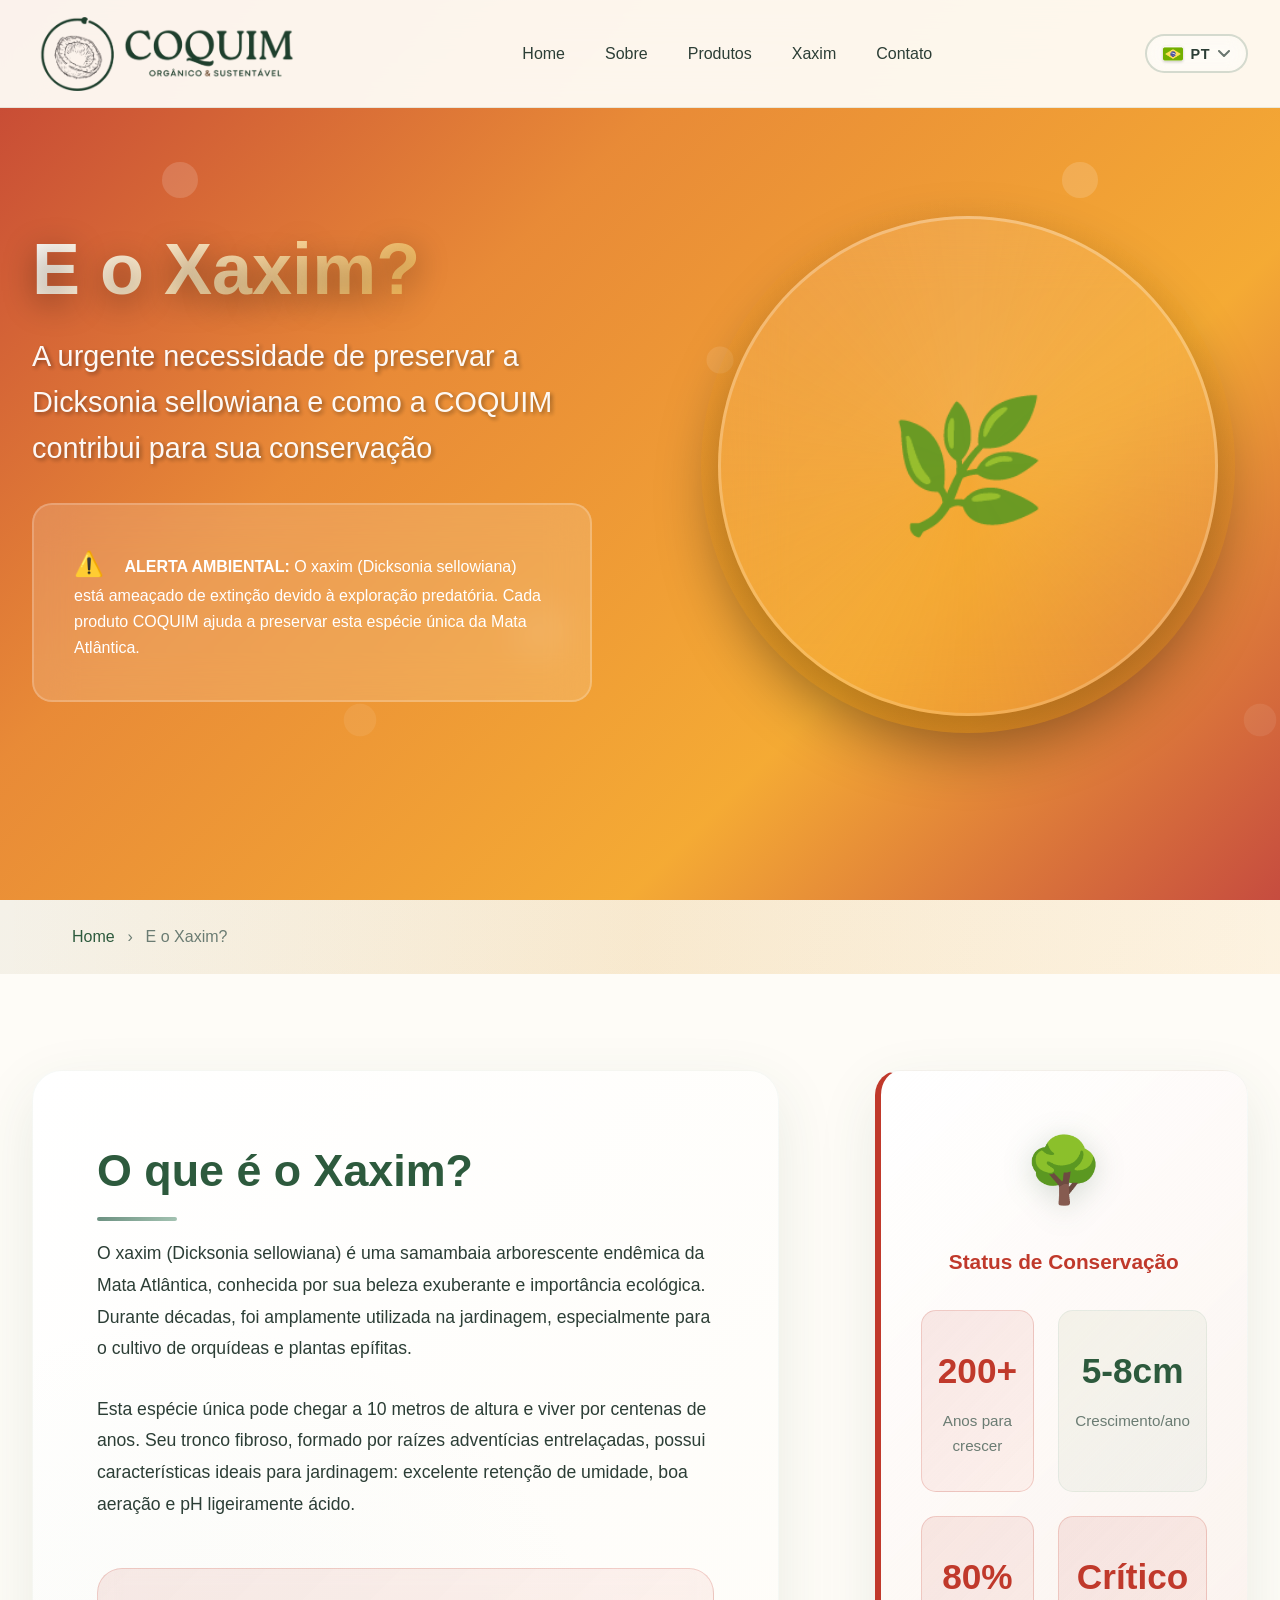
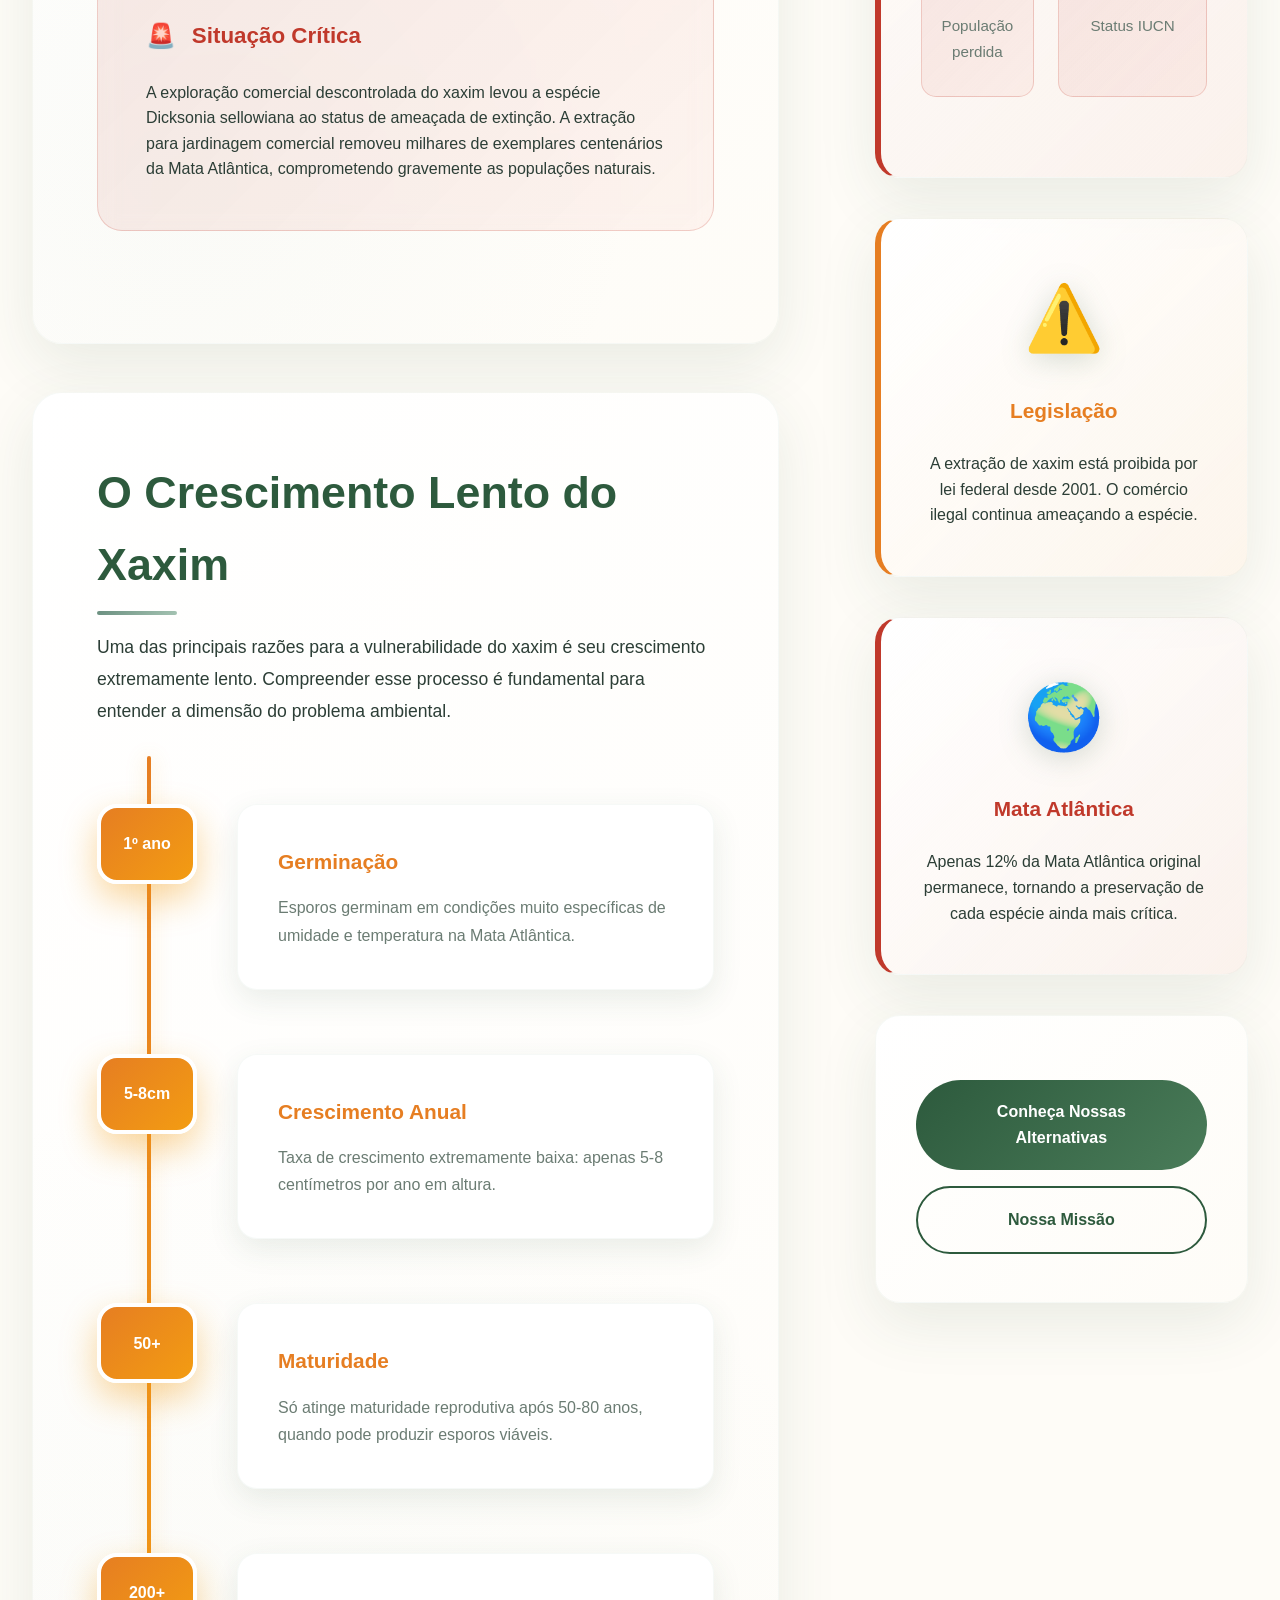
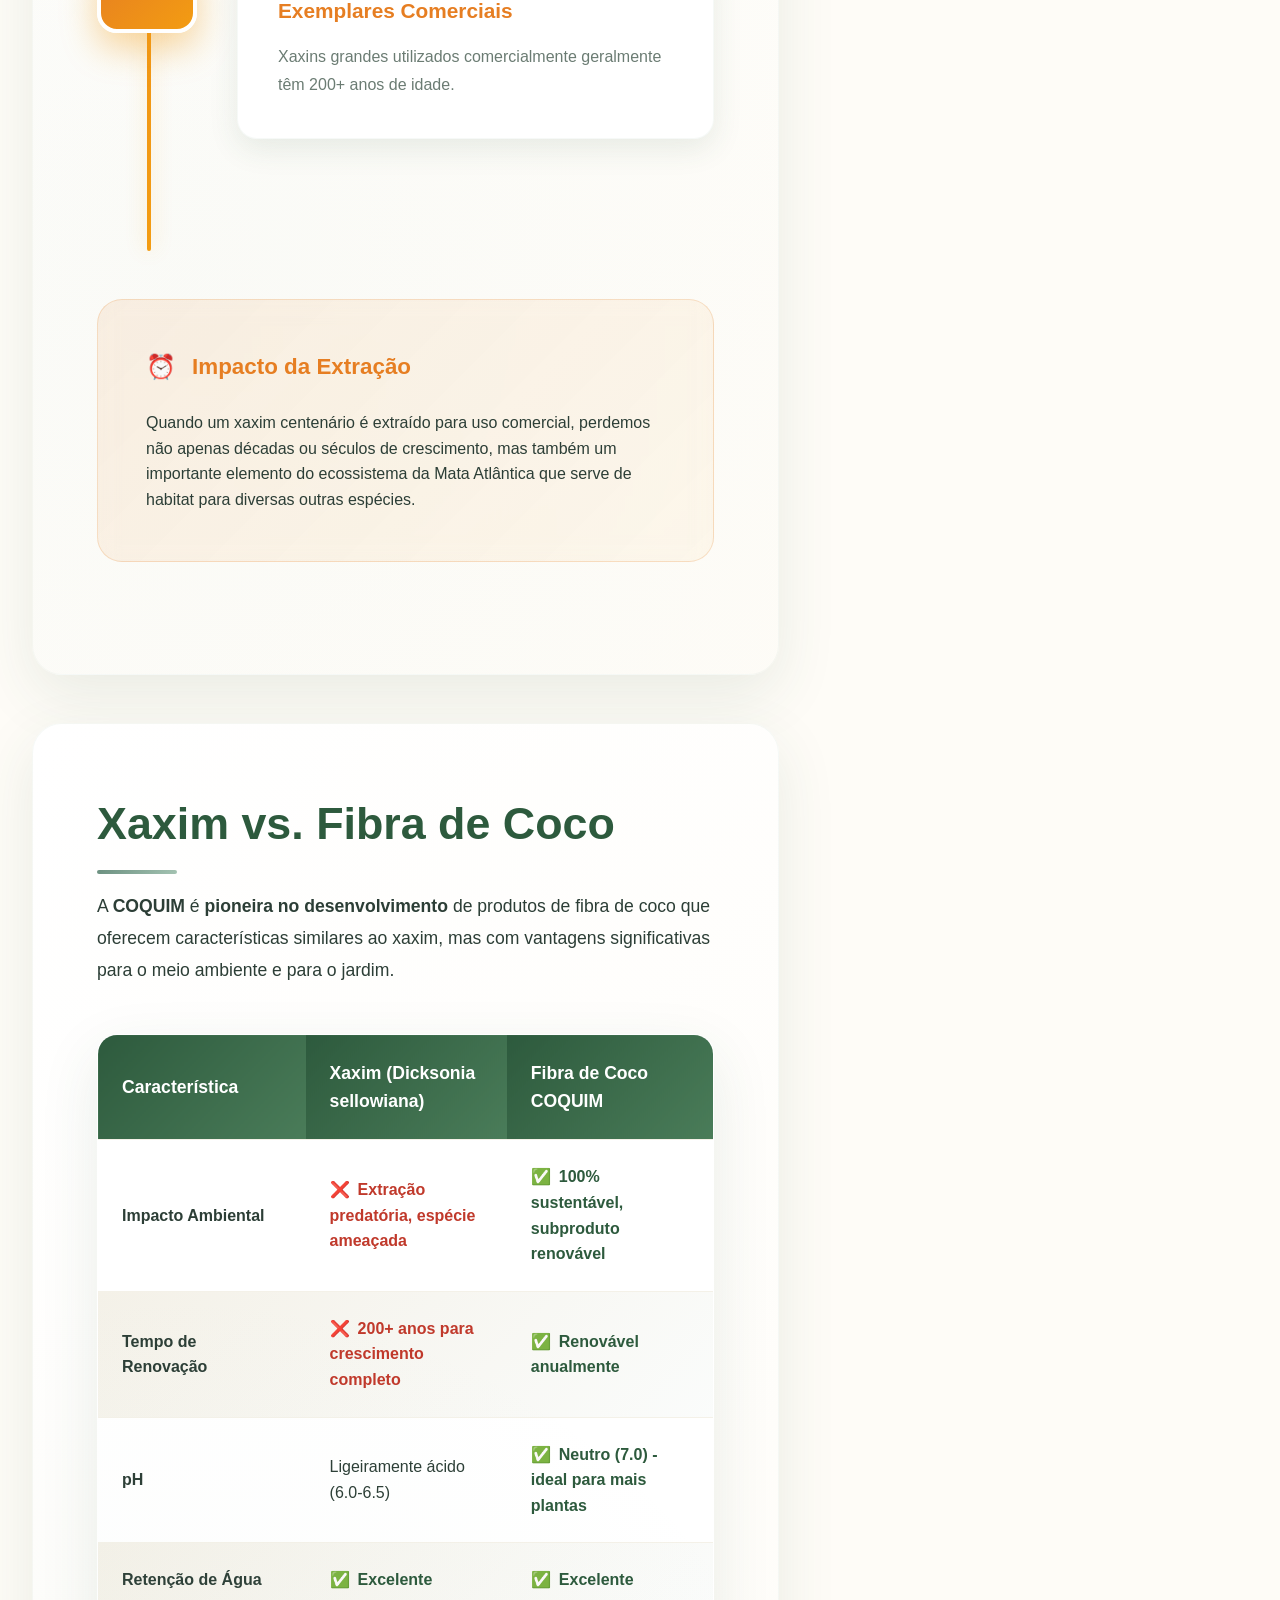
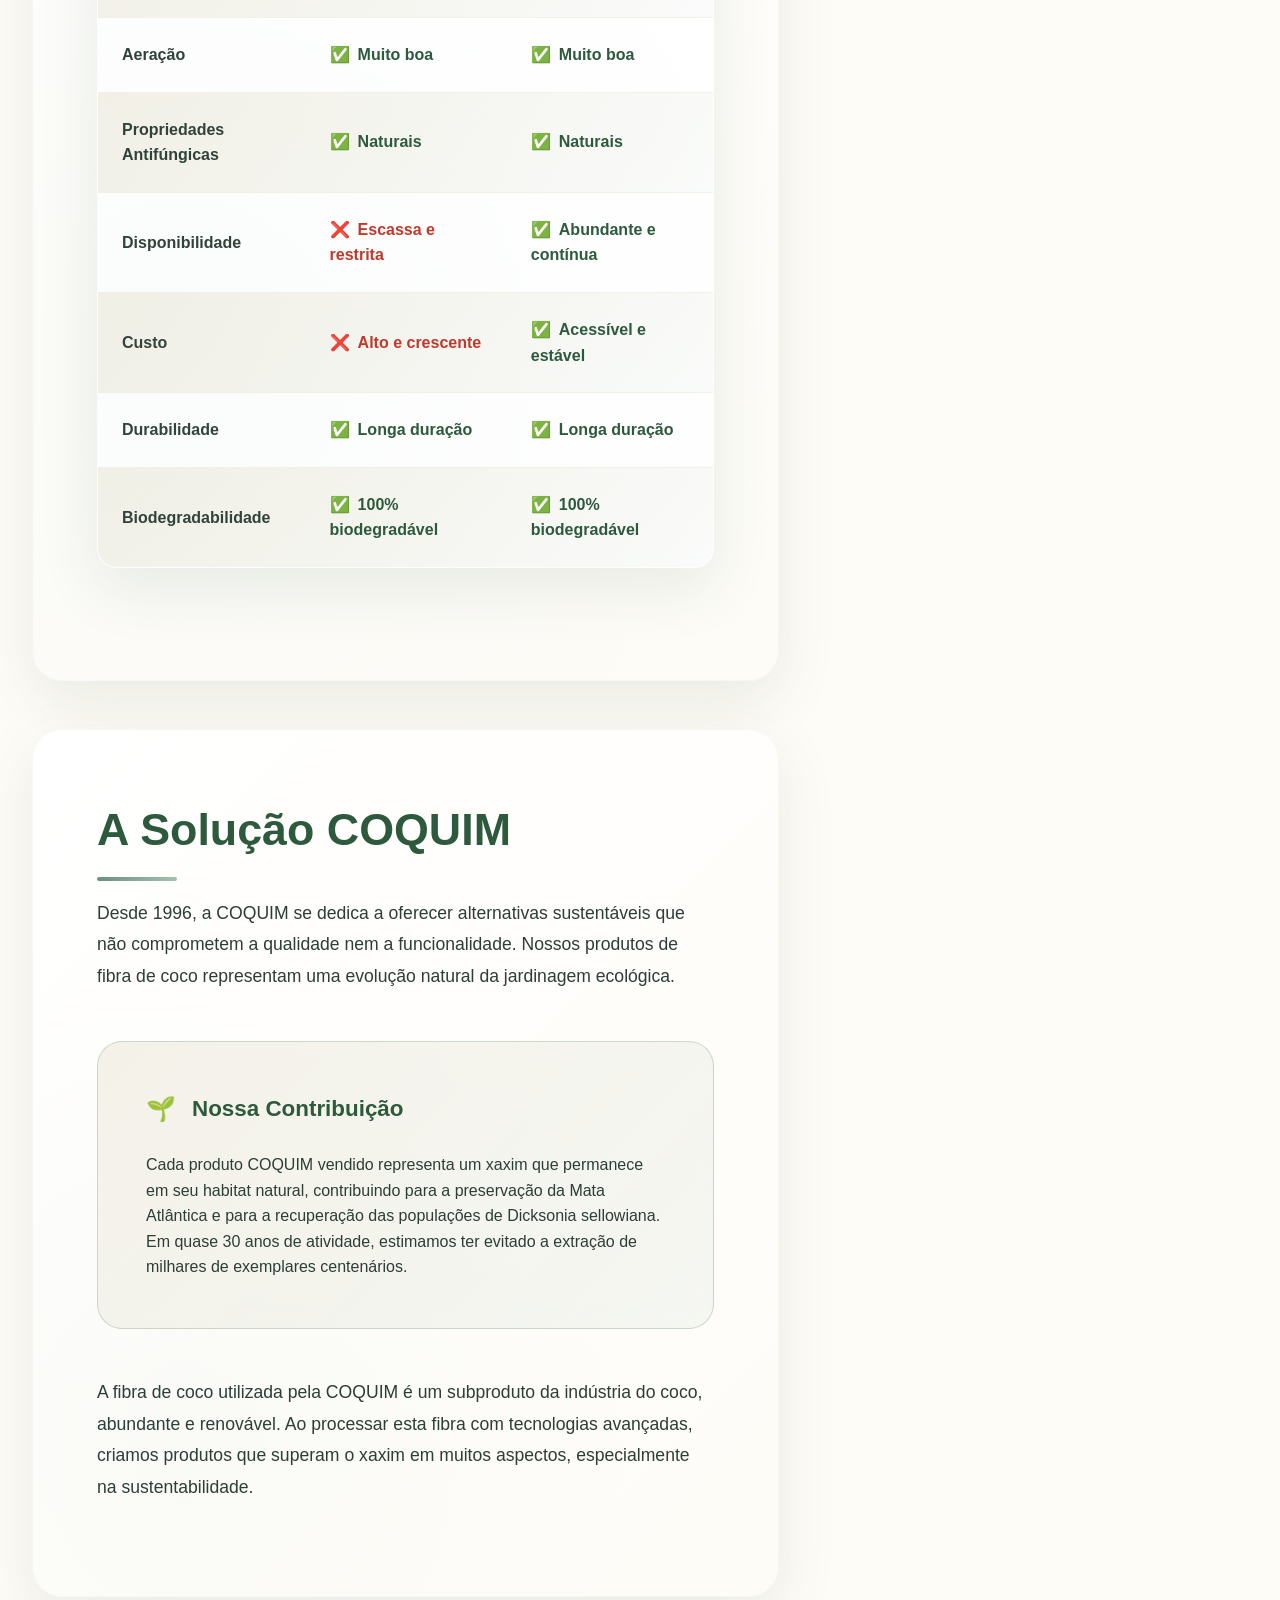
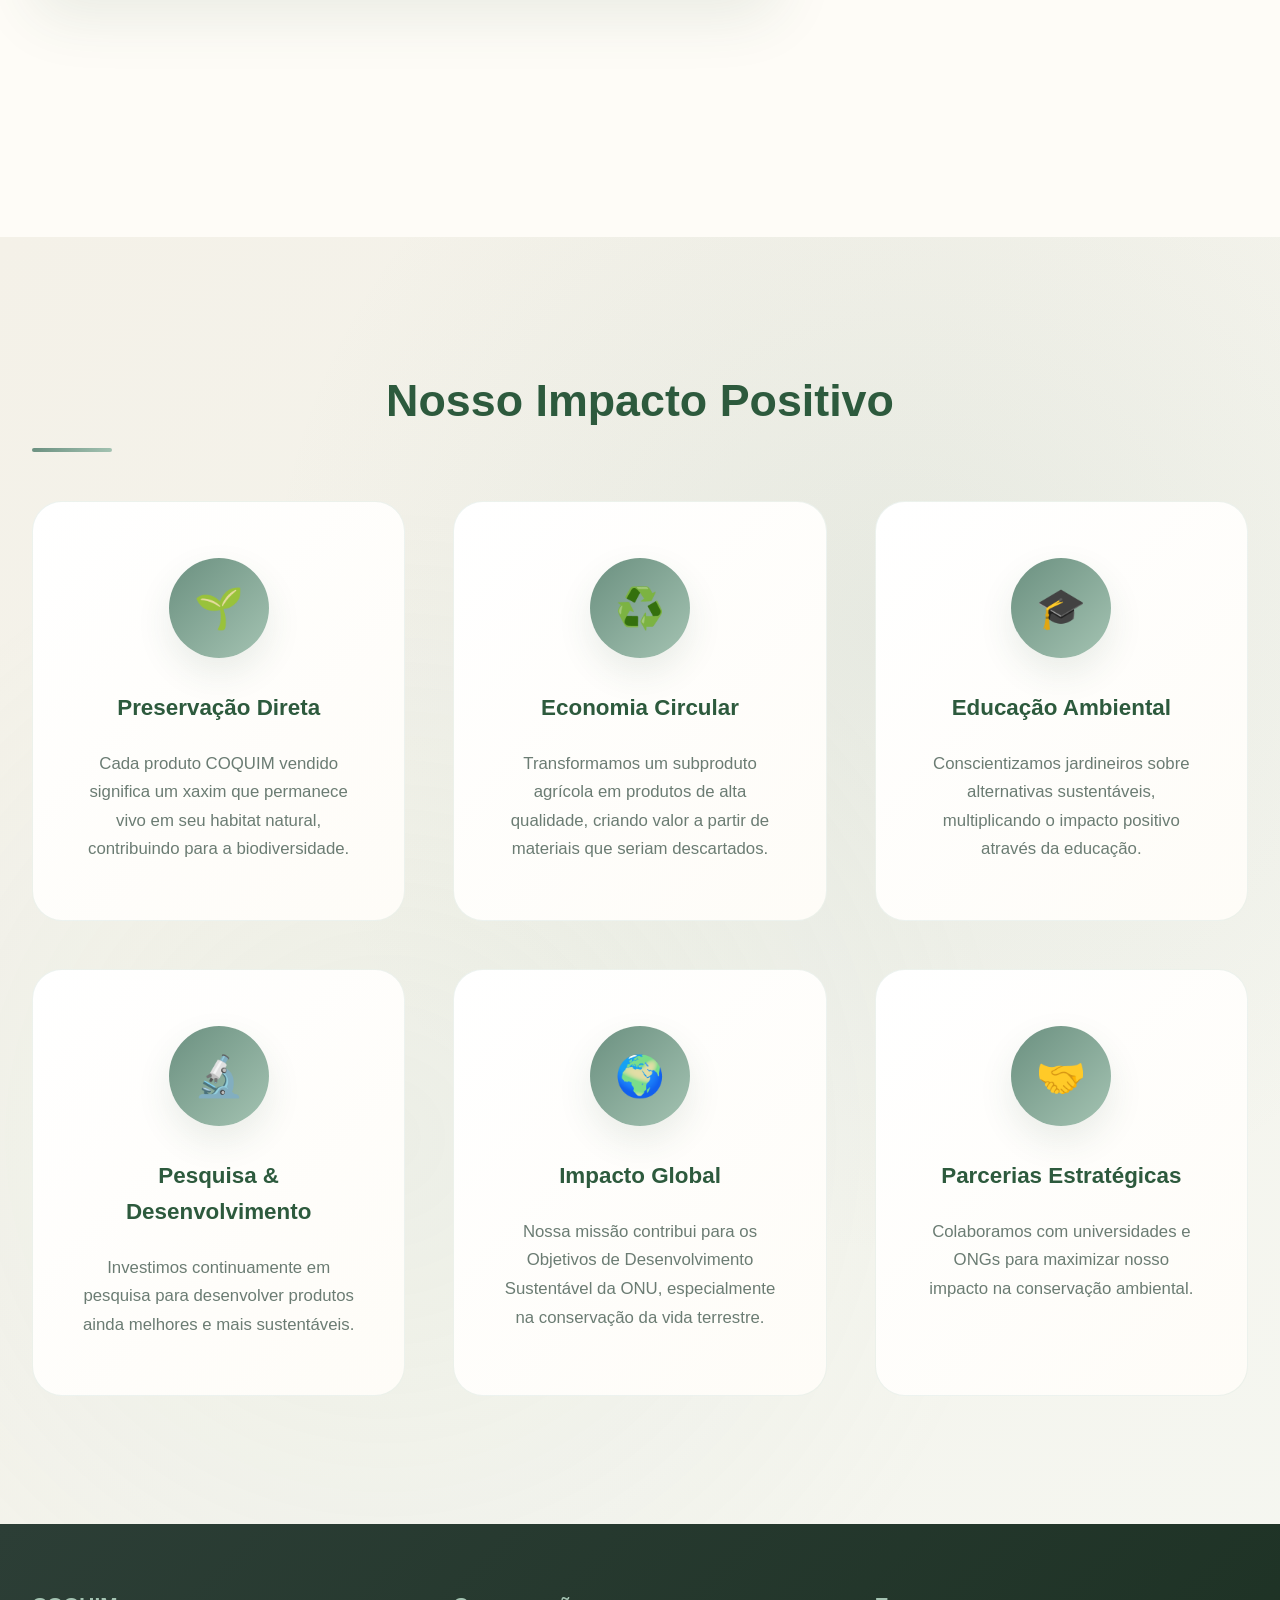
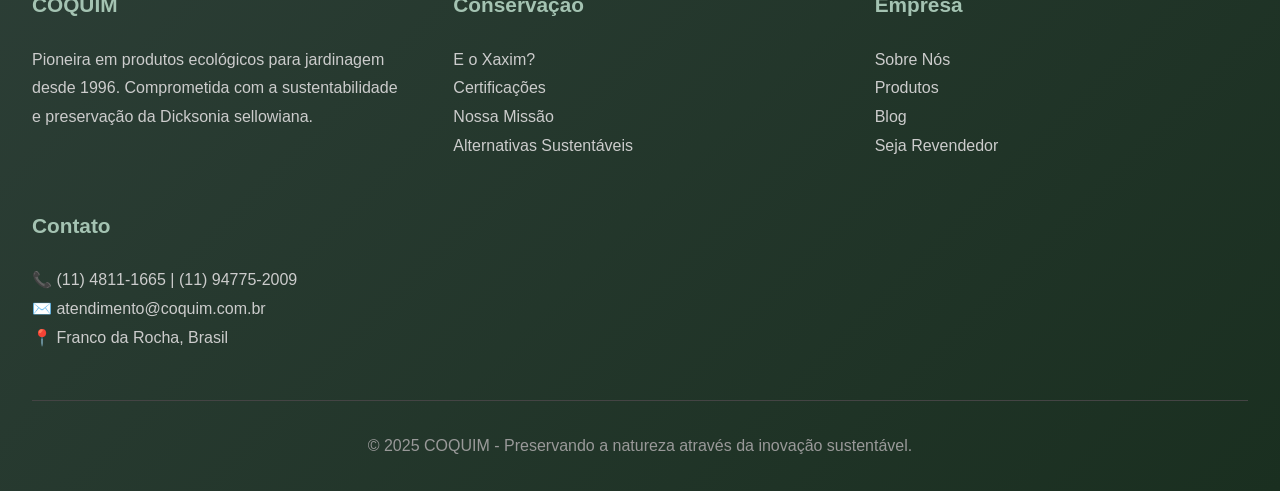
<file: xaxim.html>
<!DOCTYPE html>
<html lang="pt-BR">

<head>
    <meta charset="UTF-8">
    <meta name="viewport" content="width=device-width, initial-scale=1.0">
    <title>E o Xaxim? - COQUIM | Preservação da Dicksonia Sellowiana</title>
    <meta name="description"
        content="Entenda por que a COQUIM desenvolveu alternativas ao xaxim. Conheça a importância da preservação da Dicksonia sellowiana e como contribuímos para a conservação ambiental.">
    <meta name="keywords"
        content="xaxim, dicksonia sellowiana, preservação ambiental, alternativa sustentável, mata atlântica, conservação">

    <style>
        :root {
            --primary-green: #2d5a3d;
            --secondary-green: #4a7c59;
            --accent-green: #6b9080;
            --light-green: #a4c3b2;
            --cream: #f4f1e8;
            --warm-white: #fefcf7;
            --text-dark: #2c3e36;
            --text-light: #6b7c73;
            --shadow: rgba(45, 90, 61, 0.1);
            --shadow-hover: rgba(45, 90, 61, 0.2);
            --shadow-deep: rgba(45, 90, 61, 0.3);
            --warning-orange: #e67e22;
            --danger-red: #c0392b;
            --urgent-red: #e74c3c;
            --critical-orange: #f39c12;
            --gradient-primary: linear-gradient(135deg, #2d5a3d 0%, #4a7c59 100%);
            --gradient-secondary: linear-gradient(135deg, #6b9080 0%, #a4c3b2 100%);
            --gradient-danger: linear-gradient(135deg, #c0392b 0%, #e67e22 100%);
            --gradient-warning: linear-gradient(135deg, #e67e22 0%, #f39c12 100%);
            --gradient-hero: linear-gradient(135deg, 
                rgba(192, 57, 43, 0.95) 0%, 
                rgba(230, 126, 34, 0.9) 35%,
                rgba(243, 156, 18, 0.85) 70%,
                rgba(192, 57, 43, 0.9) 100%);
        }

        * {
            margin: 0;
            padding: 0;
            box-sizing: border-box;
        }

        html {
            scroll-behavior: smooth;
        }

        body {
            font-family: 'Segoe UI', Tahoma, Geneva, Verdana, sans-serif;
            line-height: 1.6;
            color: var(--text-dark);
            background-color: var(--warm-white);
            overflow-x: hidden;
        }

        /* Header (mantido intacto) */
            /* Header */
        .header {
            position: fixed;
            top: 0;
            width: 100%;
            background: rgba(254, 252, 247, 0.95);
            backdrop-filter: blur(20px);
            z-index: 1000;
            transition: all 0.3s ease;
            border-bottom: 1px solid rgba(45, 90, 61, 0.1);
        }

        .header.scrolled {
            background: rgba(254, 252, 247, 0.98);
            box-shadow: 0 4px 30px var(--shadow);
        }

        .nav-container {
            max-width: 1400px;
            margin: 0 auto;
            display: flex;
            justify-content: space-between;
            align-items: center;
            padding: 1rem 2rem;
        }

        .logo {
            display: flex;
            align-items: center;
            font-weight: bold;
            color: var(--primary-green);
            text-decoration: none;
        }

        .logo-icon {
            width: 270px;
            height: 75px;
            margin-right: 0.5rem;
            display: flex;
            align-items: center;
            justify-content: center;
            position: relative;
            background-image: url('./assets/logos/coquim-header-logo.png');
            background-size: contain;
            background-repeat: no-repeat;
            background-position: center;
        }

        .nav-menu {
            display: flex;
            list-style: none;
            gap: 2.5rem;
        }

        .nav-link {
            text-decoration: none;
            color: var(--text-dark);
            font-weight: 500;
            transition: all 0.3s ease;
            position: relative;
            padding: 0.5rem 0;
        }

        .nav-link::after {
            content: '';
            position: absolute;
            bottom: 0;
            left: 0;
            width: 0;
            height: 3px;
            background: var(--gradient-primary);
            transition: width 0.3s ease;
            border-radius: 2px;
        }

        .nav-link:hover {
            color: var(--primary-green);
        }

        .nav-link:hover::after {
            width: 100%;
        }

        /* Header Actions Container */
        .header-actions {
            position: relative;
            align-items: center;
            gap: 1rem;
        }


        /* Language Selector */
        .language-selector {
            position: relative;
            z-index: 1001;
        }

        .language-btn {
            display: flex;
            align-items: center;
            gap: 0.5rem;
            padding: 0.6rem 1rem;
            background: rgba(255, 255, 255, 0.1);
            border: 2px solid rgba(45, 90, 61, 0.2);
            border-radius: 25px;
            color: var(--text-dark);
            cursor: pointer;
            transition: all 0.3s ease;
            font-size: 0.9rem;
            font-weight: 500;
            backdrop-filter: blur(10px);
        }

        .language-btn:hover {
            background: rgba(45, 90, 61, 0.1);
            border-color: var(--primary-green);
            transform: translateY(-1px);
        }

        .flag-icon {
            width: 20px;
            height: 15px;
            border-radius: 2px;
            object-fit: cover;
            box-shadow: 0 1px 3px rgba(0, 0, 0, 0.2);
        }

        .language-text {
            font-weight: 600;
            letter-spacing: 0.5px;
        }

        .dropdown-arrow {
            transition: transform 0.3s ease;
            opacity: 0.7;
        }

        .language-selector.active .dropdown-arrow {
            transform: rotate(180deg);
        }

        .language-dropdown {
            position: absolute;
            top: calc(100% + 0.5rem);
            right: 0;
            min-width: 180px;
            background: white;
            border-radius: 15px;
            box-shadow: 0 10px 40px rgba(45, 90, 61, 0.15);
            border: 1px solid rgba(45, 90, 61, 0.1);
            opacity: 0;
            visibility: hidden;
            transform: translateY(-10px);
            transition: all 0.3s cubic-bezier(0.175, 0.885, 0.32, 1.275);
            overflow: hidden;
        }

        .language-selector.active .language-dropdown {
            opacity: 1;
            visibility: visible;
            transform: translateY(0);
        }

        .language-option {
            display: flex;
            align-items: center;
            gap: 0.75rem;
            padding: 0.8rem 1rem;
            color: var(--text-dark);
            text-decoration: none;
            transition: all 0.2s ease;
            position: relative;
            font-size: 0.9rem;
        }

        .language-option:hover {
            background: var(--cream);
            color: var(--primary-green);
        }

        .language-option.active {
            background: rgba(45, 90, 61, 0.05);
            color: var(--primary-green);
            font-weight: 600;
        }

        .language-option .flag-icon {
            width: 18px;
            height: 13px;
        }

        .check-mark {
            margin-left: auto;
            color: var(--primary-green);
            font-weight: bold;
            opacity: 0;
            transition: opacity 0.2s ease;
        }

        .language-option.active .check-mark {
            opacity: 1;
        }

        .mobile-menu-btn {
            display: none;
            background: none;
            border: none;
            font-size: 1.5rem;
            color: var(--primary-green);
            cursor: pointer;
        }


        /* Hero Section - Dramatic & Urgent */
        .hero {
            height: 100vh;
            background: var(--gradient-hero);
            color: white;
            display: flex;
            align-items: center;
            position: relative;
            overflow: hidden;
            padding-top: 2rem;
        }

        .hero::before {
            content: '';
            position: absolute;
            top: 0;
            left: 0;
            right: 0;
            bottom: 0;
            background: url('data:image/svg+xml,<svg xmlns="http://www.w3.org/2000/svg" viewBox="0 0 100 100"><circle cx="20" cy="20" r="2" fill="%23ffffff" opacity="0.15"/><circle cx="80" cy="40" r="1.5" fill="%23ffffff" opacity="0.1"/><circle cx="60" cy="70" r="2.5" fill="%23ffffff" opacity="0.12"/><circle cx="40" cy="80" r="1.8" fill="%23ffffff" opacity="0.08"/></svg>') repeat;
            animation: urgentPulse 4s ease-in-out infinite;
        }

        @keyframes urgentPulse {
            0%, 100% { opacity: 0.3; transform: scale(1); }
            50% { opacity: 0.7; transform: scale(1.05); }
        }

        .hero-container {
            max-width: 1400px;
            margin: 0 auto;
            padding: 0 2rem;
            display: grid;
            grid-template-columns: 1fr 1fr;
            gap: 6rem;
            align-items: center;
            position: relative;
            z-index: 2;
        }

        .hero-content {
            animation: slideInLeft 1.2s cubic-bezier(0.175, 0.885, 0.32, 1.275);
        }

        @keyframes slideInLeft {
            from {
                opacity: 0;
                transform: translateX(-100px) scale(0.9);
            }
            to {
                opacity: 1;
                transform: translateX(0) scale(1);
            }
        }

        .hero-title {
            font-size: 4.5rem;
            font-weight: 800;
            margin-bottom: 1.5rem;
            line-height: 1.1;
            background: linear-gradient(135deg, #ffffff 0%, #f39c12 100%);
            -webkit-background-clip: text;
            -webkit-text-fill-color: transparent;
            background-clip: text;
            text-shadow: 0 8px 32px rgba(0,0,0,0.4);
            animation: textUrgentGlow 2s ease-in-out infinite alternate;
        }

        @keyframes textUrgentGlow {
            from { filter: drop-shadow(0 0 20px rgba(243, 156, 18, 0.6)); }
            to { filter: drop-shadow(0 0 40px rgba(192, 57, 43, 0.8)); }
        }

        .hero-subtitle {
            font-size: 1.8rem;
            margin-bottom: 2rem;
            font-weight: 300;
            opacity: 0.95;
            line-height: 1.6;
            text-shadow: 2px 2px 4px rgba(0,0,0,0.4);
        }

        .hero-warning {
            background: rgba(255, 255, 255, 0.15);
            backdrop-filter: blur(20px);
            padding: 2.5rem;
            border-radius: 20px;
            margin-top: 2rem;
            border-left: 6px solid #f39c12;
            border: 2px solid rgba(255, 255, 255, 0.2);
            transition: all 0.4s ease;
            animation: warningPulse 3s ease-in-out infinite;
        }

        @keyframes warningPulse {
            0%, 100% { box-shadow: 0 0 20px rgba(243, 156, 18, 0.3); }
            50% { box-shadow: 0 0 40px rgba(243, 156, 18, 0.6); }
        }

        .hero-warning:hover {
            transform: translateY(-5px);
            background: rgba(255, 255, 255, 0.2);
        }

        .warning-icon {
            font-size: 1.5rem;
            margin-right: 1rem;
            animation: iconShake 2s ease-in-out infinite;
        }

        @keyframes iconShake {
            0%, 100% { transform: rotate(0deg); }
            25% { transform: rotate(-5deg); }
            75% { transform: rotate(5deg); }
        }

        .hero-visual {
            display: flex;
            justify-content: center;
            align-items: center;
            position: relative;
            animation: slideInRight 1.2s cubic-bezier(0.175, 0.885, 0.32, 1.275);
        }

        @keyframes slideInRight {
            from {
                opacity: 0;
                transform: translateX(100px) scale(0.9);
            }
            to {
                opacity: 1;
                transform: translateX(0) scale(1);
            }
        }

        .hero-illustration {
            width: 500px;
            height: 500px;
            background: rgba(255,255,255,0.1);
            backdrop-filter: blur(30px);
            border-radius: 50%;
            border: 3px solid rgba(255,255,255,0.3);
            display: flex;
            align-items: center;
            justify-content: center;
            position: relative;
            box-shadow: 0 30px 60px rgba(0, 0, 0, 0.4);
            animation: float 6s ease-in-out infinite;
        }

        .hero-illustration::before {
            content: '';
            position: absolute;
            top: -20px;
            left: -20px;
            right: -20px;
            bottom: -20px;
            background: conic-gradient(from 0deg, transparent, rgba(243, 156, 18, 0.4), transparent);
            border-radius: 50%;
            animation: rotate 8s linear infinite;
            z-index: -1;
        }

        @keyframes float {
            0%, 100% { transform: translateY(0px) rotate(0deg); }
            50% { transform: translateY(-20px) rotate(3deg); }
        }

        @keyframes rotate {
            from { transform: rotate(0deg); }
            to { transform: rotate(360deg); }
        }

        .xaxim-icon {
            font-size: 8rem;
            color: rgba(255, 255, 255, 0.9);
            animation: iconBreathe 4s ease-in-out infinite;
        }

        @keyframes iconBreathe {
            0%, 100% { transform: scale(1); }
            50% { transform: scale(1.1); }
        }

        .breadcrumb {
            background: linear-gradient(135deg, var(--cream) 0%, rgba(243, 156, 18, 0.1) 100%);
            padding: 1.5rem 0;
            position: relative;
        }

        .breadcrumb::before {
            content: '';
            position: absolute;
            top: 0;
            left: 0;
            width: 100%;
            height: 100%;
            background: linear-gradient(90deg, transparent, rgba(243, 156, 18, 0.1), transparent);
        }

        .breadcrumb-container {
            max-width: 1200px;
            margin: 0 auto;
            padding: 0 2rem;
            position: relative;
            z-index: 1;
        }

        .breadcrumb-list {
            display: flex;
            align-items: center;
            gap: 0.8rem;
            color: var(--text-light);
            font-weight: 500;
        }

        .breadcrumb-list a {
            color: var(--primary-green);
            text-decoration: none;
            transition: color 0.3s ease;
        }

        .breadcrumb-list a:hover {
            color: var(--warning-orange);
            text-decoration: underline;
        }

        /* Main Content */
        .container {
            max-width: 1400px;
            margin: 0 auto;
            padding: 0 2rem;
        }

        .main-content {
            padding: 6rem 0;
        }

        .content-grid {
            display: grid;
            grid-template-columns: 2fr 1fr;
            gap: 6rem;
            margin-bottom: 6rem;
        }

        .content-section {
            background: linear-gradient(135deg, #ffffff 0%, #fefcf7 100%);
            padding: 4rem;
            border-radius: 30px;
            box-shadow: 0 20px 60px var(--shadow);
            margin-bottom: 3rem;
            position: relative;
            overflow: hidden;
            transition: all 0.4s cubic-bezier(0.175, 0.885, 0.32, 1.275);
            border: 1px solid rgba(164, 195, 178, 0.1);
        }

        .content-section::before {
            content: '';
            position: absolute;
            top: 0;
            left: 0;
            width: 100%;
            height: 100%;
            background: radial-gradient(circle at 20% 80%, rgba(164, 195, 178, 0.05) 0%, transparent 50%);
            pointer-events: none;
        }

        .content-section:hover {
            transform: translateY(-5px);
            box-shadow: 0 30px 80px var(--shadow-hover);
        }

        .section-title {
            font-size: 2.8rem;
            color: var(--primary-green);
            margin-bottom: 2rem;
            position: relative;
            font-weight: 700;
            z-index: 1;
        }

        .section-title::after {
            content: '';
            position: absolute;
            bottom: -15px;
            left: 0;
            width: 80px;
            height: 4px;
            background: var(--gradient-secondary);
            border-radius: 2px;
        }

        .content-text {
            color: var(--text-dark);
            line-height: 1.8;
            margin-bottom: 1.8rem;
            font-size: 1.1rem;
            z-index: 1;
            position: relative;
        }

        /* Alert Boxes - Enhanced */
        .alert-box {
            background: linear-gradient(135deg, rgba(192, 57, 43, 0.1) 0%, rgba(231, 76, 60, 0.05) 100%);
            padding: 3rem;
            border-radius: 25px;
            border-left: 6px solid var(--danger-red);
            margin: 3rem 0;
            position: relative;
            transition: all 0.3s ease;
            backdrop-filter: blur(10px);
            border: 1px solid rgba(192, 57, 43, 0.2);
        }

        .alert-box:hover {
            transform: translateX(10px);
            box-shadow: 0 15px 35px rgba(192, 57, 43, 0.2);
        }

        .alert-box h3 {
            color: var(--danger-red);
            margin-bottom: 1.5rem;
            font-size: 1.4rem;
            font-weight: 600;
            display: flex;
            align-items: center;
        }

        .alert-box h3::before {
            content: '🚨';
            margin-right: 1rem;
            font-size: 1.5rem;
            animation: alertPulse 2s ease-in-out infinite;
        }

        @keyframes alertPulse {
            0%, 100% { transform: scale(1); }
            50% { transform: scale(1.2); }
        }

        .warning-box {
            background: linear-gradient(135deg, rgba(230, 126, 34, 0.1) 0%, rgba(243, 156, 18, 0.05) 100%);
            padding: 3rem;
            border-radius: 25px;
            border-left: 6px solid var(--warning-orange);
            margin: 3rem 0;
            position: relative;
            transition: all 0.3s ease;
            backdrop-filter: blur(10px);
            border: 1px solid rgba(230, 126, 34, 0.2);
        }

        .warning-box:hover {
            transform: translateX(10px);
            box-shadow: 0 15px 35px rgba(230, 126, 34, 0.2);
        }

        .warning-box h3 {
            color: var(--warning-orange);
            margin-bottom: 1.5rem;
            font-size: 1.4rem;
            font-weight: 600;
            display: flex;
            align-items: center;
        }

        .warning-box h3::before {
            content: '⏰';
            margin-right: 1rem;
            font-size: 1.5rem;
            animation: warningTick 1s ease-in-out infinite;
        }

        @keyframes warningTick {
            0%, 100% { transform: rotate(0deg); }
            50% { transform: rotate(10deg); }
        }

        .success-box {
            background: linear-gradient(135deg, var(--cream) 0%, rgba(164, 195, 178, 0.1) 100%);
            padding: 3rem;
            border-radius: 25px;
            border-left: 6px solid var(--primary-green);
            margin: 3rem 0;
            position: relative;
            transition: all 0.3s ease;
            backdrop-filter: blur(10px);
            border: 1px solid rgba(45, 90, 61, 0.2);
        }

        .success-box:hover {
            transform: translateX(10px);
            box-shadow: 0 15px 35px var(--shadow-hover);
        }

        .success-box h3 {
            color: var(--primary-green);
            margin-bottom: 1.5rem;
            font-size: 1.4rem;
            font-weight: 600;
            display: flex;
            align-items: center;
        }

        .success-box h3::before {
            content: '🌱';
            margin-right: 1rem;
            font-size: 1.5rem;
            animation: growthGlow 3s ease-in-out infinite;
        }

        @keyframes growthGlow {
            0%, 100% { filter: drop-shadow(0 0 5px rgba(45, 90, 61, 0.3)); }
            50% { filter: drop-shadow(0 0 15px rgba(45, 90, 61, 0.6)); }
        }

        /* Comparison Table Premium */
        .comparison-table {
            width: 100%;
            border-collapse: collapse;
            margin: 3rem 0;
            background: white;
            border-radius: 20px;
            overflow: hidden;
            box-shadow: 0 20px 60px var(--shadow);
            border: 1px solid rgba(164, 195, 178, 0.1);
        }

        .comparison-table th,
        .comparison-table td {
            padding: 1.5rem;
            text-align: left;
            border-bottom: 1px solid var(--cream);
            transition: all 0.3s ease;
        }

        .comparison-table th {
            background: var(--gradient-primary);
            color: white;
            font-weight: 600;
            font-size: 1.1rem;
        }

        .comparison-table tr {
            transition: all 0.3s ease;
        }

        .comparison-table tr:hover {
            background: rgba(164, 195, 178, 0.05);
            transform: scale(1.01);
        }

        .comparison-table tr:nth-child(even) {
            background: linear-gradient(135deg, var(--cream) 0%, rgba(164, 195, 178, 0.05) 100%);
        }

        .comparison-table .advantage {
            color: var(--primary-green);
            font-weight: 600;
            position: relative;
        }

        .comparison-table .advantage::before {
            content: '✅';
            margin-right: 0.5rem;
        }

        .comparison-table .disadvantage {
            color: var(--danger-red);
            font-weight: 600;
            position: relative;
        }

        .comparison-table .disadvantage::before {
            content: '❌';
            margin-right: 0.5rem;
        }

        /* Growth Timeline Premium */
        .growth-timeline {
            position: relative;
            padding: 3rem 0;
        }

        .growth-timeline::before {
            content: '';
            position: absolute;
            left: 50px;
            top: 0;
            bottom: 0;
            width: 4px;
            background: var(--gradient-warning);
            border-radius: 2px;
            box-shadow: 0 0 20px rgba(243, 156, 18, 0.3);
        }

        .timeline-item {
            position: relative;
            padding-left: 140px;
            margin-bottom: 4rem;
            opacity: 0;
            transform: translateX(-50px);
            animation: slideInTimeline 0.8s ease forwards;
        }

        .timeline-item:nth-child(1) { animation-delay: 0.2s; }
        .timeline-item:nth-child(2) { animation-delay: 0.4s; }
        .timeline-item:nth-child(3) { animation-delay: 0.6s; }
        .timeline-item:nth-child(4) { animation-delay: 0.8s; }

        @keyframes slideInTimeline {
            to {
                opacity: 1;
                transform: translateX(0);
            }
        }

        .timeline-marker {
            position: absolute;
            left: 0;
            top: 0;
            width: 100px;
            height: 80px;
            background: var(--gradient-warning);
            color: white;
            border-radius: 20px;
            display: flex;
            align-items: center;
            justify-content: center;
            font-weight: 800;
            font-size: 1rem;
            box-shadow: 0 15px 35px rgba(243, 156, 18, 0.4);
            border: 4px solid white;
            transition: all 0.3s cubic-bezier(0.175, 0.885, 0.32, 1.275);
        }

        .timeline-item:hover .timeline-marker {
            transform: scale(1.1) rotate(5deg);
            box-shadow: 0 20px 40px rgba(243, 156, 18, 0.6);
        }

        .timeline-content {
            background: white;
            padding: 2.5rem;
            border-radius: 20px;
            box-shadow: 0 10px 30px var(--shadow);
            transition: all 0.3s ease;
            border: 1px solid rgba(164, 195, 178, 0.1);
        }

        .timeline-content:hover {
            transform: translateY(-5px);
            box-shadow: 0 20px 50px var(--shadow-hover);
        }

        .timeline-content h3 {
            color: var(--warning-orange);
            margin-bottom: 1rem;
            font-size: 1.3rem;
            font-weight: 600;
        }

        .timeline-content p {
            color: var(--text-light);
            line-height: 1.7;
        }

        /* Sidebar Premium */
        .sidebar {
            display: flex;
            flex-direction: column;
            gap: 2.5rem;
        }

        .sidebar-card {
            background: linear-gradient(135deg, #ffffff 0%, #fefcf7 100%);
            padding: 3rem 2.5rem;
            border-radius: 25px;
            box-shadow: 0 20px 60px var(--shadow);
            text-align: center;
            transition: all 0.4s cubic-bezier(0.175, 0.885, 0.32, 1.275);
            border: 1px solid rgba(164, 195, 178, 0.1);
            position: relative;
            overflow: hidden;
        }

        .sidebar-card::before {
            content: '';
            position: absolute;
            top: -50%;
            left: -50%;
            width: 200%;
            height: 200%;
            background: radial-gradient(circle, rgba(164, 195, 178, 0.05) 0%, transparent 70%);
            opacity: 0;
            transition: opacity 0.3s ease;
        }

        .sidebar-card:hover::before {
            opacity: 1;
        }

        .sidebar-card:hover {
            transform: translateY(-10px) scale(1.02);
            box-shadow: 0 30px 80px var(--shadow-hover);
        }

        .sidebar-card.urgent {
            border-left: 6px solid var(--danger-red);
            background: linear-gradient(135deg, #ffffff 0%, rgba(192, 57, 43, 0.05) 100%);
        }

        .sidebar-card.warning {
            border-left: 6px solid var(--warning-orange);
            background: linear-gradient(135deg, #ffffff 0%, rgba(230, 126, 34, 0.05) 100%);
        }

        .sidebar-card h3 {
            color: var(--primary-green);
            margin-bottom: 1.5rem;
            font-size: 1.3rem;
            font-weight: 600;
            z-index: 1;
            position: relative;
        }

        .sidebar-card.urgent h3 {
            color: var(--danger-red);
        }

        .sidebar-card.warning h3 {
            color: var(--warning-orange);
        }

        .sidebar-card .icon {
            font-size: 4rem;
            margin-bottom: 1.5rem;
            display: block;
            filter: drop-shadow(0 5px 15px rgba(45, 90, 61, 0.2));
            animation: iconFloat 3s ease-in-out infinite;
            z-index: 1;
            position: relative;
        }

        @keyframes iconFloat {
            0%, 100% { transform: translateY(0) rotate(0deg); }
            50% { transform: translateY(-10px) rotate(5deg); }
        }

        .stats-grid {
            display: grid;
            grid-template-columns: 1fr 1fr;
            gap: 1.5rem;
            margin: 2rem 0;
            z-index: 1;
            position: relative;
        }

        .stat-item {
            text-align: center;
            padding: 2rem 1rem;
            background: linear-gradient(135deg, var(--cream) 0%, rgba(164, 195, 178, 0.1) 100%);
            border-radius: 15px;
            transition: all 0.3s ease;
            border: 1px solid rgba(164, 195, 178, 0.2);
        }

        .stat-item:hover {
            transform: translateY(-5px);
            box-shadow: 0 10px 25px var(--shadow);
        }

        .stat-item.critical {
            background: linear-gradient(135deg, rgba(192, 57, 43, 0.1) 0%, rgba(231, 76, 60, 0.05) 100%);
            border: 1px solid rgba(192, 57, 43, 0.2);
        }

        .stat-number {
            font-size: 2.2rem;
            font-weight: 800;
            color: var(--primary-green);
            display: block;
            margin-bottom: 0.5rem;
        }

        .stat-number.critical {
            color: var(--danger-red);
        }

        .stat-label {
            font-size: 0.95rem;
            color: var(--text-light);
            font-weight: 500;
        }

        .btn {
            display: inline-block;
            padding: 1.2rem 2.5rem;
            background: var(--gradient-primary);
            color: white;
            text-decoration: none;
            border-radius: 50px;
            font-weight: 600;
            transition: all 0.4s cubic-bezier(0.175, 0.885, 0.32, 1.275);
            text-align: center;
            border: none;
            cursor: pointer;
            position: relative;
            overflow: hidden;
            z-index: 1;
        }

        .btn::before {
            content: '';
            position: absolute;
            top: 0;
            left: -100%;
            width: 100%;
            height: 100%;
            background: linear-gradient(90deg, transparent, rgba(255,255,255,0.2), transparent);
            transition: left 0.5s;
        }

        .btn:hover::before {
            left: 100%;
        }

        .btn:hover {
            transform: translateY(-3px) scale(1.05);
            box-shadow: 0 15px 35px var(--shadow-hover);
        }

        .btn-outline {
            background: transparent;
            color: var(--primary-green);
            border: 2px solid var(--primary-green);
        }

        .btn-outline:hover {
            background: var(--primary-green);
            color: white;
        }

        /* Impact Section Premium */
        .impact-section {
            background: linear-gradient(135deg, var(--cream) 0%, rgba(164, 195, 178, 0.1) 100%);
            padding: 8rem 0;
            position: relative;
        }

        .impact-section::before {
            content: '';
            position: absolute;
            top: 0;
            left: 0;
            width: 100%;
            height: 100%;
            background: radial-gradient(circle at 30% 70%, rgba(164, 195, 178, 0.1) 0%, transparent 50%),
                        radial-gradient(circle at 70% 30%, rgba(107, 144, 128, 0.1) 0%, transparent 50%);
        }

        .impact-grid {
            display: grid;
            grid-template-columns: repeat(auto-fit, minmax(350px, 1fr));
            gap: 3rem;
            margin-top: 4rem;
            position: relative;
            z-index: 1;
        }

        .impact-card {
            background: linear-gradient(135deg, #ffffff 0%, #fefcf7 100%);
            padding: 3.5rem 3rem;
            border-radius: 30px;
            text-align: center;
            transition: all 0.4s cubic-bezier(0.175, 0.885, 0.32, 1.275);
            border: 1px solid rgba(164, 195, 178, 0.2);
            position: relative;
            overflow: hidden;
        }

        .impact-card::before {
            content: '';
            position: absolute;
            top: -50%;
            left: -50%;
            width: 200%;
            height: 200%;
            background: radial-gradient(circle, rgba(164, 195, 178, 0.1) 0%, transparent 70%);
            opacity: 0;
            transition: opacity 0.3s ease;
        }

        .impact-card:hover::before {
            opacity: 1;
        }

        .impact-card:hover {
            transform: translateY(-15px) scale(1.03);
            box-shadow: 0 30px 80px var(--shadow-hover);
        }

        .impact-icon {
            width: 100px;
            height: 100px;
            background: var(--gradient-secondary);
            border-radius: 50%;
            display: flex;
            align-items: center;
            justify-content: center;
            margin: 0 auto 2rem;
            font-size: 2.5rem;
            box-shadow: 0 15px 35px var(--shadow);
            transition: all 0.3s ease;
            z-index: 1;
            position: relative;
        }

        .impact-card:hover .impact-icon {
            transform: scale(1.1) rotate(10deg);
            box-shadow: 0 20px 40px var(--shadow-deep);
        }

        .impact-title {
            color: var(--primary-green);
            margin-bottom: 1.5rem;
            font-size: 1.4rem;
            font-weight: 600;
            z-index: 1;
            position: relative;
        }

        .impact-description {
            color: var(--text-light);
            line-height: 1.7;
            font-size: 1.05rem;
            z-index: 1;
            position: relative;
        }

        /* Footer */
        .footer {
            background: linear-gradient(135deg, var(--text-dark) 0%, #1a2f20 100%);
            color: white;
            padding: 4rem 0 2rem;
        }

        .footer-content {
            display: grid;
            grid-template-columns: repeat(auto-fit, minmax(280px, 1fr));
            gap: 3rem;
            margin-bottom: 3rem;
        }

        .footer-section h3 {
            color: var(--light-green);
            margin-bottom: 1.5rem;
            font-size: 1.3rem;
            font-weight: 600;
        }

        .footer-section p,
        .footer-section a {
            color: #ccc;
            text-decoration: none;
            line-height: 1.8;
            transition: color 0.3s ease;
        }

        .footer-section a:hover {
            color: var(--light-green);
        }

        .footer-bottom {
            border-top: 1px solid #444;
            padding-top: 2rem;
            text-align: center;
            color: #999;
        }

        /* Responsive Design - SISTEMA APRIMORADO */

        /* Tablets grandes (até 1200px) */
        @media (max-width: 1200px) {
            .hero-container {
                gap: 5rem;
            }

            .hero-title {
                font-size: 4rem;
            }

            .content-grid {
                gap: 4.5rem;
            }

            .impact-grid {
                grid-template-columns: repeat(auto-fit, minmax(320px, 1fr));
            }
        }

        /* Tablets médios (até 1024px) */
        @media (max-width: 1024px) {
            .logo-icon {
                width: 200px;
                height: 55px;
            }

            .nav-menu {
                gap: 1.8rem;
            }

            .hero-container {
                gap: 4rem;
            }

            .hero-title {
                font-size: 3.8rem;
            }

            .hero-subtitle {
                font-size: 1.5rem;
            }

            .hero-illustration {
                width: 420px;
                height: 420px;
            }

            .xaxim-icon {
                font-size: 6.5rem;
            }

            .content-grid {
                gap: 4rem;
            }

            .content-section {
                padding: 3rem 2.5rem;
            }

            .impact-grid {
                grid-template-columns: repeat(auto-fit, minmax(300px, 1fr));
            }
        }

        /* Tablets pequenos e mobile landscape (até 768px) */
        @media (max-width: 768px) {
            .mobile-menu-btn {
                display: block;
            }

            .logo-icon {
                width: 180px;
                height: 50px;
            }

            .nav-menu {
                position: absolute;
                top: 100%;
                left: 0;
                width: 100%;
                background: white;
                flex-direction: column;
                padding: 1.5rem 2rem;
                box-shadow: 0 5px 15px var(--shadow);
                transform: translateY(-100%);
                opacity: 0;
                visibility: hidden;
                transition: all 0.3s ease;
                gap: 0.5rem;
            }

            .nav-menu.active {
                transform: translateY(0);
                opacity: 1;
                visibility: visible;
            }

            .nav-link {
                padding: 0.8rem 0;
                font-size: 1.1rem;
            }

            .language-selector {
                margin-right: 1rem;
            }

            .hero {
                height: auto;
                padding: 10rem 0 6rem;
                min-height: auto;
            }

            .hero-container {
                grid-template-columns: 1fr;
                text-align: center;
                gap: 3.5rem;
            }

            .hero-title {
                font-size: 3rem;
                line-height: 1.1;
            }

            .hero-subtitle {
                font-size: 1.4rem;
            }

            .hero-illustration {
                width: 320px;
                height: 320px;
            }

            .xaxim-icon {
                font-size: 5.5rem;
            }

            .hero-warning {
                padding: 2.2rem 1.5rem;
                margin-top: 2rem;
                border-radius: 18px;
            }

            .warning-icon {
                font-size: 1.3rem;
            }

            .container {
                padding: 0 1.5rem;
            }

            .breadcrumb-container {
                padding: 0 1.5rem;
            }

            .main-content {
                padding: 6rem 0;
            }

            .section-title {
                font-size: 2.2rem;
            }

            .content-grid {
                grid-template-columns: 1fr;
                gap: 3rem;
            }

            .content-section {
                padding: 2.5rem 1.5rem;
                border-radius: 25px;
            }

            .section-content p {
                font-size: 1rem;
            }

            .highlight-box {
                padding: 2rem 1.5rem;
                margin: 2rem 0;
            }

            .highlight-box h3 {
                font-size: 1.2rem;
            }

            .growth-timeline {
                padding: 2rem 1.5rem 2rem 60px;
            }

            .timeline-item {
                padding-left: 90px;
                margin-bottom: 3rem;
            }

            .timeline-marker {
                width: 75px;
                height: 55px;
                font-size: 0.9rem;
                left: 0;
            }

            .growth-timeline::before {
                left: 37px;
                width: 3px;
            }

            .timeline-content h3 {
                font-size: 1.2rem;
            }

            .timeline-content p {
                font-size: 0.95rem;
            }

            .comparison-section {
                padding: 2.5rem 1.5rem;
            }

            .comparison-table {
                font-size: 0.9rem;
                display: block;
                overflow-x: auto;
            }

            .comparison-table th,
            .comparison-table td {
                padding: 1rem 0.8rem;
                font-size: 0.85rem;
            }

            .stats-grid {
                grid-template-columns: 1fr;
                gap: 1.2rem;
            }

            .stat-item {
                padding: 1.8rem 1.2rem;
            }

            .stat-number {
                font-size: 2rem;
            }

            .stat-label {
                font-size: 0.9rem;
            }

            .impact-grid {
                grid-template-columns: 1fr;
                gap: 2.5rem;
            }

            .impact-card {
                padding: 2.5rem 2rem;
                border-radius: 25px;
            }

            .impact-icon {
                width: 85px;
                height: 85px;
                font-size: 2.2rem;
            }

            .impact-title {
                font-size: 1.3rem;
            }

            .impact-description {
                font-size: 1rem;
            }

            .footer-content {
                grid-template-columns: 1fr;
                gap: 2rem;
            }

            .nav-container {
                padding: 1rem;
            }
        }

        /* Mobile portrait (até 480px) */
        @media (max-width: 480px) {
            .logo-icon {
                width: 150px;
                height: 42px;
            }

            .language-btn {
                padding: 0.5rem 0.7rem;
                font-size: 0.8rem;
            }

            .flag-icon {
                width: 16px;
                height: 12px;
            }

            .hero {
                padding: 8rem 0 5rem;
            }

            .hero-title {
                font-size: 2.4rem;
            }

            .hero-subtitle {
                font-size: 1.15rem;
            }

            .hero-illustration {
                width: 270px;
                height: 270px;
            }

            .xaxim-icon {
                font-size: 4.5rem;
            }

            .hero-warning {
                padding: 2rem 1.2rem;
                margin-top: 1.8rem;
                border-radius: 16px;
            }

            .warning-icon {
                font-size: 1.2rem;
                margin-right: 0.8rem;
            }

            .container {
                padding: 0 1rem;
            }

            .breadcrumb-container {
                padding: 0 1rem;
            }

            .breadcrumb-list {
                font-size: 0.9rem;
            }

            .main-content {
                padding: 5rem 0;
            }

            .section-title {
                font-size: 1.8rem;
                margin-bottom: 1.5rem;
            }

            .section-title::after {
                width: 60px;
                height: 3px;
                bottom: -12px;
            }

            .content-section {
                padding: 2rem 1.2rem;
                margin-bottom: 2rem;
                border-radius: 20px;
            }

            .section-content p {
                font-size: 0.95rem;
                margin-bottom: 1.5rem;
                line-height: 1.7;
            }

            .highlight-box {
                padding: 1.8rem 1.2rem;
                margin: 1.8rem 0;
                border-radius: 18px;
            }

            .highlight-box h3 {
                font-size: 1.1rem;
                margin-bottom: 1rem;
            }

            .highlight-box p {
                font-size: 0.95rem;
            }

            .growth-timeline {
                padding: 2rem 1rem 2rem 50px;
                border-radius: 20px;
            }

            .timeline-item {
                padding-left: 70px;
                margin-bottom: 2.5rem;
            }

            .timeline-marker {
                width: 60px;
                height: 48px;
                font-size: 0.8rem;
                border-width: 3px;
            }

            .growth-timeline::before {
                left: 30px;
                width: 3px;
            }

            .timeline-content {
                padding: 1.5rem 1rem;
                border-radius: 15px;
            }

            .timeline-content h3 {
                font-size: 1.05rem;
                margin-bottom: 0.8rem;
            }

            .timeline-content p {
                font-size: 0.9rem;
                line-height: 1.6;
            }

            .comparison-section {
                padding: 2rem 1rem;
                border-radius: 20px;
            }

            .comparison-table {
                font-size: 0.8rem;
                border-radius: 12px;
            }

            .comparison-table th,
            .comparison-table td {
                padding: 0.8rem 0.6rem;
                font-size: 0.8rem;
            }

            .comparison-table th:first-child,
            .comparison-table td:first-child {
                min-width: 100px;
            }

            .stats-grid {
                gap: 1rem;
            }

            .stat-item {
                padding: 1.5rem 1rem;
                border-radius: 12px;
            }

            .stat-number {
                font-size: 1.8rem;
            }

            .stat-label {
                font-size: 0.85rem;
            }

            .btn {
                padding: 1rem 2rem;
                font-size: 1rem;
                border-radius: 40px;
            }

            .impact-section {
                padding: 6rem 0;
            }

            .impact-grid {
                gap: 2rem;
                margin-top: 3rem;
            }

            .impact-card {
                padding: 2.2rem 1.5rem;
                border-radius: 20px;
            }

            .impact-icon {
                width: 75px;
                height: 75px;
                font-size: 2rem;
                margin-bottom: 1.5rem;
            }

            .impact-title {
                font-size: 1.15rem;
                margin-bottom: 1.2rem;
            }

            .impact-description {
                font-size: 0.95rem;
            }

            .footer {
                padding: 3rem 0 1.5rem;
            }

            .footer-section h3 {
                font-size: 1.1rem;
            }

            .footer-section p,
            .footer-section a {
                font-size: 0.9rem;
            }

            .footer-bottom {
                font-size: 0.85rem;
            }
        }

        /* Mobile pequeno (até 360px) */
        @media (max-width: 360px) {
            .logo-icon {
                width: 130px;
                height: 38px;
            }

            .nav-container {
                padding: 0.8rem;
            }

            .mobile-menu-btn {
                font-size: 1.3rem;
            }

            .hero {
                padding: 7rem 0 4rem;
            }

            .hero-title {
                font-size: 2rem;
            }

            .hero-subtitle {
                font-size: 1.05rem;
            }

            .hero-illustration {
                width: 230px;
                height: 230px;
            }

            .xaxim-icon {
                font-size: 3.8rem;
            }

            .hero-warning {
                padding: 1.8rem 1rem;
            }

            .container {
                padding: 0 0.8rem;
            }

            .section-title {
                font-size: 1.5rem;
            }

            .content-section {
                padding: 1.8rem 1rem;
            }

            .timeline-item {
                padding-left: 60px;
            }

            .timeline-marker {
                width: 52px;
                height: 42px;
                font-size: 0.75rem;
            }

            .growth-timeline::before {
                left: 26px;
                width: 2px;
            }

            .comparison-table th,
            .comparison-table td {
                padding: 0.7rem 0.5rem;
                font-size: 0.75rem;
            }

            .impact-card {
                padding: 2rem 1.2rem;
            }

            .impact-icon {
                width: 65px;
                height: 65px;
                font-size: 1.8rem;
            }
        }

        /* Advanced Animations */
        .fade-in {
            opacity: 0;
            transform: translateY(50px);
            transition: all 0.8s cubic-bezier(0.175, 0.885, 0.32, 1.275);
        }

        .fade-in.visible {
            opacity: 1;
            transform: translateY(0);
        }

        .slide-in-left {
            opacity: 0;
            transform: translateX(-50px);
            transition: all 0.8s cubic-bezier(0.175, 0.885, 0.32, 1.275);
        }

        .slide-in-left.visible {
            opacity: 1;
            transform: translateX(0);
        }

        .slide-in-right {
            opacity: 0;
            transform: translateX(50px);
            transition: all 0.8s cubic-bezier(0.175, 0.885, 0.32, 1.275);
        }

        .slide-in-right.visible {
            opacity: 1;
            transform: translateX(0);
        }

        .scale-in {
            opacity: 0;
            transform: scale(0.8);
            transition: all 0.8s cubic-bezier(0.175, 0.885, 0.32, 1.275);
        }

        .scale-in.visible {
            opacity: 1;
            transform: scale(1);
        }

        /* Custom scrollbar */
        ::-webkit-scrollbar {
            width: 12px;
        }

        ::-webkit-scrollbar-track {
            background: var(--cream);
        }

        ::-webkit-scrollbar-thumb {
            background: var(--gradient-warning);
            border-radius: 6px;
        }

        ::-webkit-scrollbar-thumb:hover {
            background: var(--danger-red);
        }

        /* Scroll to top button */
        .scroll-to-top {
            position: fixed;
            bottom: 2rem;
            right: 2rem;
            width: 60px;
            height: 60px;
            background: var(--gradient-warning);
            color: white;
            border: none;
            border-radius: 50%;
            font-size: 1.5rem;
            cursor: pointer;
            opacity: 0;
            visibility: hidden;
            transition: all 0.3s ease;
            z-index: 1000;
            box-shadow: 0 8px 25px rgba(243, 156, 18, 0.4);
        }

        .scroll-to-top.visible {
            opacity: 1;
            visibility: visible;
        }

        .scroll-to-top:hover {
            transform: translateY(-5px) scale(1.1);
            box-shadow: 0 15px 35px rgba(243, 156, 18, 0.6);
        }

        /* Pulsating counter for urgent stats */
        .urgent-counter {
            animation: urgentCount 2s ease-in-out infinite;
        }

        @keyframes urgentCount {
            0%, 100% { 
                color: var(--danger-red);
                transform: scale(1);
            }
            50% { 
                color: var(--urgent-red);
                transform: scale(1.05);
            }
        }
    </style>
</head>

<body>
    <!-- Header (mantido intacto) -->
    <!-- Header -->
    <header class="header" id="header">
        <nav class="nav-container">
            <a href="index.html" class="logo">
                <div class="logo-icon"></div>
            </a>
            <ul class="nav-menu" id="nav-menu">
                <li><a href="./index.html" class="nav-link" data-i18n="nav.home">Home</a></li>
                <li><a href="./sobre-nos.html" class="nav-link" data-i18n="nav.about">Sobre</a></li>
                <li><a href="./produtos.html" class="nav-link" data-i18n="nav.products">Produtos</a></li>
                <li><a href="./xaxim.html" class="nav-link" data-i18n="nav.xaxim">Xaxim</a></li>
                <li><a href="./contato.html" class="nav-link" data-i18n="nav.contact">Contato</a></li>
            </ul>
            <div class="header-actions">
                <!-- Language Selector -->
                <div class="language-selector" id="language-selector">
                    <button class="language-btn" id="language-btn">
                        <img src="./assets/imagens/brasil.png" alt="PT" class="flag-icon">
                        <span class="language-text">PT</span>
                        <svg class="dropdown-arrow" width="12" height="8" viewBox="0 0 12 8" fill="none">
                            <path d="M1 1L6 6L11 1" stroke="currentColor" stroke-width="2" stroke-linecap="round"
                                stroke-linejoin="round" />
                        </svg>
                    </button>
                    <div class="language-dropdown" id="language-dropdown">
                        <a href="#" class="language-option active" data-lang="pt">
                            <img src="./assets/imagens/brasil.png"
                                alt="Português" class="flag-icon">
                            <span>Português</span>
                            <span class="check-mark">✓</span>
                        </a>
                        <a href="#" class="language-option" data-lang="en">
                            <img src="./assets/imagens/eua.png" alt="English" class="flag-icon">
                            <span>English</span>
                        </a>
                        <a href="#" class="language-option" data-lang="es">
                            <img src="./assets/imagens/espanha.png" alt="Español" class="flag-icon">
                            <span>Español</span>
                        </a>
                    </div>
                </div>
                <button class="mobile-menu-btn" id="mobile-menu-btn">☰</button>
            </div>
        </nav>
    </header>

    <!-- Hero Section Dramatic -->
    <section class="hero">
        <div class="hero-container">
            <div class="hero-content">
                <h1 class="hero-title" data-i18n="hero.title">E o Xaxim?</h1>
                <p class="hero-subtitle" data-i18n="hero.subtitle">A urgente necessidade de preservar a Dicksonia sellowiana e como a COQUIM contribui para sua conservação</p>
                <div class="hero-warning">
                    <span class="warning-icon">⚠️</span>
                    <strong data-i18n="hero.warning.title">ALERTA AMBIENTAL:</strong> 
                    <span data-i18n="hero.warning.text">O xaxim (Dicksonia sellowiana) está ameaçado de extinção devido à exploração predatória. Cada produto COQUIM ajuda a preservar esta espécie única da Mata Atlântica.</span>
                </div>
            </div>
            <div class="hero-visual">
                <div class="hero-illustration">
                    <div class="xaxim-icon">🌿</div>
                </div>
            </div>
        </div>
    </section>

    <!-- Breadcrumb -->
    <section class="breadcrumb">
        <div class="breadcrumb-container">
            <div class="breadcrumb-list">
                <a href="index.html" data-i18n="breadcrumb.home">Home</a>
                <span>›</span>
                <span data-i18n="breadcrumb.xaxim">E o Xaxim?</span>
            </div>
        </div>
    </section>

    <!-- Main Content -->
    <main class="container">
        <div class="main-content">
            <div class="content-grid">
                <div class="content-area">
                    <!-- O que é o Xaxim -->
                    <section class="content-section fade-in">
                        <h2 class="section-title" data-i18n="what.title">O que é o Xaxim?</h2>
                        <p class="content-text" data-i18n="what.text1">
                            O xaxim (Dicksonia sellowiana) é uma samambaia arborescente endêmica da Mata Atlântica,
                            conhecida por sua beleza exuberante e importância ecológica. Durante décadas, foi
                            amplamente utilizada na jardinagem, especialmente para o cultivo de orquídeas e
                            plantas epífitas.
                        </p>
                        <p class="content-text" data-i18n="what.text2">
                            Esta espécie única pode chegar a 10 metros de altura e viver por centenas de anos.
                            Seu tronco fibroso, formado por raízes adventícias entrelaçadas, possui características
                            ideais para jardinagem: excelente retenção de umidade, boa aeração e pH ligeiramente ácido.
                        </p>

                        <div class="alert-box">
                            <h3 data-i18n="what.alert.title">Situação Crítica</h3>
                            <p data-i18n="what.alert.text">
                                A exploração comercial descontrolada do xaxim levou a espécie Dicksonia sellowiana
                                ao status de ameaçada de extinção. A extração para jardinagem comercial removeu
                                milhares de exemplares centenários da Mata Atlântica, comprometendo gravemente
                                as populações naturais.
                            </p>
                        </div>
                    </section>

                    <!-- Crescimento e Exploração -->
                    <section class="content-section slide-in-left">
                        <h2 class="section-title" data-i18n="growth.title">O Crescimento Lento do Xaxim</h2>
                        <p class="content-text" data-i18n="growth.text">
                            Uma das principais razões para a vulnerabilidade do xaxim é seu crescimento extremamente
                            lento. Compreender esse processo é fundamental para entender a dimensão do problema ambiental.
                        </p>

                        <div class="growth-timeline">
                            <div class="timeline-item">
                                <div class="timeline-marker" data-i18n="growth.timeline.year1">1º ano</div>
                                <div class="timeline-content">
                                    <h3 data-i18n="growth.timeline.germination.title">Germinação</h3>
                                    <p data-i18n="growth.timeline.germination.text">Esporos germinam em condições muito específicas de umidade e temperatura na Mata Atlântica.</p>
                                </div>
                            </div>

                            <div class="timeline-item">
                                <div class="timeline-marker">5-8cm</div>
                                <div class="timeline-content">
                                    <h3 data-i18n="growth.timeline.annual.title">Crescimento Anual</h3>
                                    <p data-i18n="growth.timeline.annual.text">Taxa de crescimento extremamente baixa: apenas 5-8 centímetros por ano em altura.</p>
                                </div>
                            </div>

                            <div class="timeline-item">
                                <div class="timeline-marker">50+</div>
                                <div class="timeline-content">
                                    <h3 data-i18n="growth.timeline.maturity.title">Maturidade</h3>
                                    <p data-i18n="growth.timeline.maturity.text">Só atinge maturidade reprodutiva após 50-80 anos, quando pode produzir esporos viáveis.</p>
                                </div>
                            </div>

                            <div class="timeline-item">
                                <div class="timeline-marker">200+</div>
                                <div class="timeline-content">
                                    <h3 data-i18n="growth.timeline.commercial.title">Exemplares Comerciais</h3>
                                    <p data-i18n="growth.timeline.commercial.text">Xaxins grandes utilizados comercialmente geralmente têm 200+ anos de idade.</p>
                                </div>
                            </div>
                        </div>

                        <div class="warning-box">
                            <h3 data-i18n="growth.impact.title">Impacto da Extração</h3>
                            <p data-i18n="growth.impact.text">
                                Quando um xaxim centenário é extraído para uso comercial, perdemos não apenas
                                décadas ou séculos de crescimento, mas também um importante elemento do
                                ecossistema da Mata Atlântica que serve de habitat para diversas outras espécies.
                            </p>
                        </div>
                    </section>

                    <!-- Comparação -->
                    <section class="content-section fade-in">
                        <h2 class="section-title" data-i18n="comparison.title">Xaxim vs. Fibra de Coco</h2>
                        <p class="content-text" data-i18n="comparison.description">
                            A <strong>COQUIM</strong> é <strong>pioneira no desenvolvimento </strong>de produtos de fibra de coco que oferecem características
                            similares ao xaxim, mas com vantagens significativas para o meio ambiente e para o jardim.
                        </p>

                        <table class="comparison-table">
                            <thead>
                                <tr>
                                    <th data-i18n="comparison.table.characteristic">Característica</th>
                                    <th data-i18n="comparison.table.xaxim">Xaxim (Dicksonia sellowiana)</th>
                                    <th data-i18n="comparison.table.coquim">Fibra de Coco COQUIM</th>
                                </tr>
                            </thead>
                            <tbody>
                                <tr>
                                    <td><strong data-i18n="comparison.table.impact">Impacto Ambiental</strong></td>
                                    <td class="disadvantage" data-i18n="comparison.table.xaxim_impact">Extração predatória, espécie ameaçada</td>
                                    <td class="advantage" data-i18n="comparison.table.coco_impact">100% sustentável, subproduto renovável</td>
                                </tr>
                                <tr>
                                    <td><strong data-i18n="comparison.table.renewal">Tempo de Renovação</strong></td>
                                    <td class="disadvantage" data-i18n="comparison.table.xaxim_renewal">200+ anos para crescimento completo</td>
                                    <td class="advantage" data-i18n="comparison.table.coco_renewal">Renovável anualmente</td>
                                </tr>
                                <tr>
                                    <td><strong>pH</strong></td>
                                    <td data-i18n="comparison.table.xaxim_ph">Ligeiramente ácido (6.0-6.5)</td>
                                    <td class="advantage" data-i18n="comparison.table.coco_ph">Neutro (7.0) - ideal para mais plantas</td>
                                </tr>
                                <tr>
                                    <td><strong data-i18n="comparison.table.water">Retenção de Água</strong></td>
                                    <td class="advantage" data-i18n="comparison.table.excellent">Excelente</td>
                                    <td class="advantage" data-i18n="comparison.table.excellent">Excelente</td>
                                </tr>
                                <tr>
                                    <td><strong data-i18n="comparison.table.aeration">Aeração</strong></td>
                                    <td class="advantage" data-i18n="comparison.table.very_good">Muito boa</td>
                                    <td class="advantage" data-i18n="comparison.table.very_good">Muito boa</td>
                                </tr>
                                <tr>
                                    <td><strong data-i18n="comparison.table.antifungal">Propriedades Antifúngicas</strong></td>
                                    <td class="advantage" data-i18n="comparison.table.natural">Naturais</td>
                                    <td class="advantage" data-i18n="comparison.table.natural">Naturais</td>
                                </tr>
                                <tr>
                                    <td><strong data-i18n="comparison.table.availability">Disponibilidade</strong></td>
                                    <td class="disadvantage" data-i18n="comparison.table.xaxim_availability">Escassa e restrita</td>
                                    <td class="advantage" data-i18n="comparison.table.coco_availability">Abundante e contínua</td>
                                </tr>
                                <tr>
                                    <td><strong data-i18n="comparison.table.cost">Custo</strong></td>
                                    <td class="disadvantage" data-i18n="comparison.table.xaxim_cost">Alto e crescente</td>
                                    <td class="advantage" data-i18n="comparison.table.coco_cost">Acessível e estável</td>
                                </tr>
                                <tr>
                                    <td><strong data-i18n="comparison.table.durability">Durabilidade</strong></td>
                                    <td class="advantage" data-i18n="comparison.table.long_duration">Longa duração</td>
                                    <td class="advantage" data-i18n="comparison.table.long_duration">Longa duração</td>
                                </tr>
                                <tr>
                                    <td><strong data-i18n="comparison.table.biodegradable">Biodegradabilidade</strong></td>
                                    <td class="advantage" data-i18n="comparison.table.biodegradable_100">100% biodegradável</td>
                                    <td class="advantage" data-i18n="comparison.table.biodegradable_100">100% biodegradável</td>
                                </tr>
                            </tbody>
                        </table>
                    </section>

                    <!-- Solução COQUIM -->
                    <section class="content-section slide-in-right">
                        <h2 class="section-title" data-i18n="solution.title">A Solução COQUIM</h2>
                        <p class="content-text" data-i18n="solution.text1">
                            Desde 1996, a COQUIM se dedica a oferecer alternativas sustentáveis que não comprometem
                            a qualidade nem a funcionalidade. Nossos produtos de fibra de coco representam uma
                            evolução natural da jardinagem ecológica.
                        </p>

                        <div class="success-box">
                            <h3 data-i18n="solution.contribution.title">Nossa Contribuição</h3>
                            <p data-i18n="solution.contribution.text">
                                Cada produto COQUIM vendido representa um xaxim que permanece em seu habitat natural,
                                contribuindo para a preservação da Mata Atlântica e para a recuperação das populações
                                de Dicksonia sellowiana. Em quase 30 anos de atividade, estimamos ter evitado a
                                extração de milhares de exemplares centenários.
                            </p>
                        </div>

                        <p class="content-text" data-i18n="solution.text2">
                            A fibra de coco utilizada pela COQUIM é um subproduto da indústria do coco, abundante
                            e renovável. Ao processar esta fibra com tecnologias avançadas, criamos produtos que
                            superam o xaxim em muitos aspectos, especialmente na sustentabilidade.
                        </p>
                    </section>
                </div>

                <!-- Sidebar -->
                <aside class="sidebar">
                    <div class="sidebar-card urgent scale-in">
                        <span class="icon">🌳</span>
                        <h3 data-i18n="sidebar.conservation.title">Status de Conservação</h3>
                        <div class="stats-grid">
                            <div class="stat-item critical">
                                <span class="stat-number critical urgent-counter">200+</span>
                                <span class="stat-label" data-i18n="sidebar.conservation.years">Anos para crescer</span>
                            </div>
                            <div class="stat-item">
                                <span class="stat-number">5-8cm</span>
                                <span class="stat-label" data-i18n="sidebar.conservation.growth">Crescimento/ano</span>
                            </div>
                            <div class="stat-item critical">
                                <span class="stat-number critical urgent-counter">80%</span>
                                <span class="stat-label" data-i18n="sidebar.conservation.population">População perdida</span>
                            </div>
                            <div class="stat-item critical">
                                <span class="stat-number critical" data-i18n="sidebar.conservation.status">Crítico</span>
                                <span class="stat-label">Status IUCN</span>
                            </div>
                        </div>
                    </div>

                    <div class="sidebar-card warning slide-in-right">
                        <span class="icon">⚠️</span>
                        <h3 data-i18n="sidebar.legislation.title">Legislação</h3>
                        <p data-i18n="sidebar.legislation.text">A extração de xaxim está proibida por lei federal desde 2001. O comércio ilegal continua ameaçando a espécie.</p>
                    </div>

                    <div class="sidebar-card urgent scale-in">
                        <span class="icon">🌍</span>
                        <h3 data-i18n="sidebar.atlantic.title">Mata Atlântica</h3>
                        <p data-i18n="sidebar.atlantic.text">Apenas 12% da Mata Atlântica original permanece, tornando a preservação de cada espécie ainda mais crítica.</p>
                    </div>

                    <div class="sidebar-card slide-in-right">
                        <a href="produtos.html" class="btn" style="display: block; margin-top: 1rem;" data-i18n="sidebar.alternatives">Conheça Nossas Alternativas</a>
                        <a href="sobre-nos.html" class="btn btn-outline" style="display: block; margin-top: 1rem;" data-i18n="sidebar.mission">Nossa Missão</a>
                    </div>
                </aside>
            </div>
        </div>
    </main>

    <!-- Impact Section -->
    <section class="impact-section">
        <div class="container">
            <h2 class="section-title" style="text-align: center;" data-i18n="impact.title">Nosso Impacto Positivo</h2>
            <div class="impact-grid">
                <div class="impact-card fade-in">
                    <div class="impact-icon">🌱</div>
                    <h3 class="impact-title" data-i18n="impact.preservation.title">Preservação Direta</h3>
                    <p class="impact-description" data-i18n="impact.preservation.description">
                        Cada produto COQUIM vendido significa um xaxim que permanece vivo
                        em seu habitat natural, contribuindo para a biodiversidade.
                    </p>
                </div>

                <div class="impact-card fade-in">
                    <div class="impact-icon">♻️</div>
                    <h3 class="impact-title" data-i18n="impact.circular.title">Economia Circular</h3>
                    <p class="impact-description" data-i18n="impact.circular.description">
                        Transformamos um subproduto agrícola em produtos de alta qualidade,
                        criando valor a partir de materiais que seriam descartados.
                    </p>
                </div>

                <div class="impact-card fade-in">
                    <div class="impact-icon">🎓</div>
                    <h3 class="impact-title" data-i18n="impact.education.title">Educação Ambiental</h3>
                    <p class="impact-description" data-i18n="impact.education.description">
                        Conscientizamos jardineiros sobre alternativas sustentáveis,
                        multiplicando o impacto positivo através da educação.
                    </p>
                </div>

                <div class="impact-card fade-in">
                    <div class="impact-icon">🔬</div>
                    <h3 class="impact-title" data-i18n="impact.research.title">Pesquisa & Desenvolvimento</h3>
                    <p class="impact-description" data-i18n="impact.research.description">
                        Investimos continuamente em pesquisa para desenvolver produtos
                        ainda melhores e mais sustentáveis.
                    </p>
                </div>

                <div class="impact-card fade-in">
                    <div class="impact-icon">🌍</div>
                    <h3 class="impact-title" data-i18n="impact.global.title">Impacto Global</h3>
                    <p class="impact-description" data-i18n="impact.global.description">
                        Nossa missão contribui para os Objetivos de Desenvolvimento
                        Sustentável da ONU, especialmente na conservação da vida terrestre.
                    </p>
                </div>

                <div class="impact-card fade-in">
                    <div class="impact-icon">🤝</div>
                    <h3 class="impact-title" data-i18n="impact.partnerships.title">Parcerias Estratégicas</h3>
                    <p class="impact-description" data-i18n="impact.partnerships.description">
                        Colaboramos com universidades e ONGs para maximizar nosso
                        impacto na conservação ambiental.
                    </p>
                </div>
            </div>
        </div>
    </section>

    <!-- Footer -->
    <footer class="footer">
        <div class="container">
            <div class="footer-content">
                <div class="footer-section">
                    <h3>COQUIM</h3>
                    <p data-i18n="footer.company.description">
                        Pioneira em produtos ecológicos para jardinagem desde 1996.
                        Comprometida com a sustentabilidade e preservação da Dicksonia sellowiana.
                    </p>
                </div>
                <div class="footer-section">
                    <h3 data-i18n="footer.conservation.title">Conservação</h3>
                    <p><a href="xaxim.html" data-i18n="footer.conservation.xaxim">E o Xaxim?</a></p>
                    <p><a href="certificacoes.html" data-i18n="footer.conservation.certifications">Certificações</a></p>
                    <p><a href="sobre-nos.html" data-i18n="footer.conservation.mission">Nossa Missão</a></p>
                    <p><a href="produtos.html" data-i18n="footer.conservation.alternatives">Alternativas Sustentáveis</a></p>
                </div>
                <div class="footer-section">
                    <h3 data-i18n="footer.company.title">Empresa</h3>
                    <p><a href="sobre-nos.html" data-i18n="footer.company.about">Sobre Nós</a></p>
                    <p><a href="produtos.html" data-i18n="footer.company.products">Produtos</a></p>
                    <p><a href="blog.html" data-i18n="footer.company.blog">Blog</a></p>
                    <p><a href="revendedor.html" data-i18n="footer.company.reseller">Seja Revendedor</a></p>
                </div>
                <div class="footer-section">
                    <h3 data-i18n="footer.contact.title">Contato</h3>
                    <p>📞 (11) 4811-1665 | (11) 94775-2009</p>
                    <p>✉️ atendimento@coquim.com.br</p>
                    <p data-i18n="footer.contact.location">📍 Franco da Rocha, Brasil</p>
                </div>
            </div>
            <div class="footer-bottom">
                <p data-i18n="footer.copyright">&copy; 2025 COQUIM - Preservando a natureza através da inovação sustentável.</p>
            </div>
        </div>
    </footer>

    <!-- Scroll to Top Button -->
    <button class="scroll-to-top" id="scrollToTop">↑</button>

    <script>
        // ========== SISTEMA DE TRADUÇÕES ==========
        const translations = {
            pt: {
                // Navegação
                'nav.home': 'Home',
                'nav.about': 'Sobre',
                'nav.products': 'Produtos',
                'nav.xaxim': 'Xaxim',
                'nav.contact': 'Contato',

                // Breadcrumb
                'breadcrumb.home': 'Home',
                'breadcrumb.xaxim': 'E o Xaxim?',

                // Hero Section
                'hero.title': 'E o Xaxim?',
                'hero.subtitle': 'A urgente necessidade de preservar a Dicksonia sellowiana e como a COQUIM contribui para sua conservação',
                'hero.warning.title': 'ALERTA AMBIENTAL:',
                'hero.warning.text': 'O xaxim (Dicksonia sellowiana) está ameaçado de extinção devido à exploração predatória. Cada produto COQUIM ajuda a preservar esta espécie única da Mata Atlântica.',

                // O que é o Xaxim
                'what.title': 'O que é o Xaxim?',
                'what.text1': 'O xaxim (Dicksonia sellowiana) é uma samambaia arborescente endêmica da Mata Atlântica, conhecida por sua beleza exuberante e importância ecológica. Durante décadas, foi amplamente utilizada na jardinagem, especialmente para o cultivo de orquídeas e plantas epífitas.',
                'what.text2': 'Esta espécie única pode chegar a 10 metros de altura e viver por centenas de anos. Seu tronco fibroso, formado por raízes adventícias entrelaçadas, possui características ideais para jardinagem: excelente retenção de umidade, boa aeração e pH ligeiramente ácido.',
                'what.alert.title': 'Situação Crítica',
                'what.alert.text': 'A exploração comercial descontrolada do xaxim levou a espécie Dicksonia sellowiana ao status de ameaçada de extinção. A extração para jardinagem comercial removeu milhares de exemplares centenários da Mata Atlântica, comprometendo gravemente as populações naturais.',

                // Crescimento
                'growth.title': 'O Crescimento Lento do Xaxim',
                'growth.text': 'Uma das principais razões para a vulnerabilidade do xaxim é seu crescimento extremamente lento. Compreender esse processo é fundamental para entender a dimensão do problema ambiental.',
                'growth.timeline.year1': '1º ano',
                'growth.timeline.germination.title': 'Germinação',
                'growth.timeline.germination.text': 'Esporos germinam em condições muito específicas de umidade e temperatura na Mata Atlântica.',
                'growth.timeline.annual.title': 'Crescimento Anual',
                'growth.timeline.annual.text': 'Taxa de crescimento extremamente baixa: apenas 5-8 centímetros por ano em altura.',
                'growth.timeline.maturity.title': 'Maturidade',
                'growth.timeline.maturity.text': 'Só atinge maturidade reprodutiva após 50-80 anos, quando pode produzir esporos viáveis.',
                'growth.timeline.commercial.title': 'Exemplares Comerciais',
                'growth.timeline.commercial.text': 'Xaxins grandes utilizados comercialmente geralmente têm 200+ anos de idade.',
                'growth.impact.title': 'Impacto da Extração',
                'growth.impact.text': 'Quando um xaxim centenário é extraído para uso comercial, perdemos não apenas décadas ou séculos de crescimento, mas também um importante elemento do ecossistema da Mata Atlântica que serve de habitat para diversas outras espécies.',

                // Comparação
                'comparison.title': 'Xaxim vs. Fibra de Coco',
                'comparison.description': 'A COQUIM é pioneira no desenvolvimento de produtos de fibra de coco que oferecem características similares ao xaxim, mas com vantagens significativas para o meio ambiente e para o jardim.',
                'comparison.table.characteristic': 'Característica',
                'comparison.table.xaxim': 'Xaxim (Dicksonia sellowiana)',
                'comparison.table.coquim': 'Fibra de Coco COQUIM',
                'comparison.table.impact': 'Impacto Ambiental',
                'comparison.table.xaxim_impact': 'Extração predatória, espécie ameaçada',
                'comparison.table.coco_impact': '100% sustentável, subproduto renovável',
                'comparison.table.renewal': 'Tempo de Renovação',
                'comparison.table.xaxim_renewal': '200+ anos para crescimento completo',
                'comparison.table.coco_renewal': 'Renovável anualmente',
                'comparison.table.xaxim_ph': 'Ligeiramente ácido (6.0-6.5)',
                'comparison.table.coco_ph': 'Neutro (7.0) - ideal para mais plantas',
                'comparison.table.water': 'Retenção de Água',
                'comparison.table.excellent': 'Excelente',
                'comparison.table.aeration': 'Aeração',
                'comparison.table.very_good': 'Muito boa',
                'comparison.table.antifungal': 'Propriedades Antifúngicas',
                'comparison.table.natural': 'Naturais',
                'comparison.table.availability': 'Disponibilidade',
                'comparison.table.xaxim_availability': 'Escassa e restrita',
                'comparison.table.coco_availability': 'Abundante e contínua',
                'comparison.table.cost': 'Custo',
                'comparison.table.xaxim_cost': 'Alto e crescente',
                'comparison.table.coco_cost': 'Acessível e estável',
                'comparison.table.durability': 'Durabilidade',
                'comparison.table.long_duration': 'Longa duração',
                'comparison.table.biodegradable': 'Biodegradabilidade',
                'comparison.table.biodegradable_100': '100% biodegradável',

                // Solução COQUIM
                'solution.title': 'A Solução COQUIM',
                'solution.text1': 'Desde 1996, a COQUIM se dedica a oferecer alternativas sustentáveis que não comprometem a qualidade nem a funcionalidade. Nossos produtos de fibra de coco representam uma evolução natural da jardinagem ecológica.',
                'solution.contribution.title': 'Nossa Contribuição',
                'solution.contribution.text': 'Cada produto COQUIM vendido representa um xaxim que permanece em seu habitat natural, contribuindo para a preservação da Mata Atlântica e para a recuperação das populações de Dicksonia sellowiana. Em quase 30 anos de atividade, estimamos ter evitado a extração de milhares de exemplares centenários.',
                'solution.text2': 'A fibra de coco utilizada pela COQUIM é um subproduto da indústria do coco, abundante e renovável. Ao processar esta fibra com tecnologias avançadas, criamos produtos que superam o xaxim em muitos aspectos, especialmente na sustentabilidade.',

                // Sidebar
                'sidebar.conservation.title': 'Status de Conservação',
                'sidebar.conservation.years': 'Anos para crescer',
                'sidebar.conservation.growth': 'Crescimento/ano',
                'sidebar.conservation.population': 'População perdida',
                'sidebar.conservation.status': 'Crítico',
                'sidebar.legislation.title': 'Legislação',
                'sidebar.legislation.text': 'A extração de xaxim está proibida por lei federal desde 2001. O comércio ilegal continua ameaçando a espécie.',
                'sidebar.atlantic.title': 'Mata Atlântica',
                'sidebar.atlantic.text': 'Apenas 12% da Mata Atlântica original permanece, tornando a preservação de cada espécie ainda mais crítica.',
                'sidebar.alternatives': 'Conheça Nossas Alternativas',
                'sidebar.mission': 'Nossa Missão',

                // Impacto
                'impact.title': 'Nosso Impacto Positivo',
                'impact.preservation.title': 'Preservação Direta',
                'impact.preservation.description': 'Cada produto COQUIM vendido significa um xaxim que permanece vivo em seu habitat natural, contribuindo para a biodiversidade.',
                'impact.circular.title': 'Economia Circular',
                'impact.circular.description': 'Transformamos um subproduto agrícola em produtos de alta qualidade, criando valor a partir de materiais que seriam descartados.',
                'impact.education.title': 'Educação Ambiental',
                'impact.education.description': 'Conscientizamos jardineiros sobre alternativas sustentáveis, multiplicando o impacto positivo através da educação.',
                'impact.research.title': 'Pesquisa & Desenvolvimento',
                'impact.research.description': 'Investimos continuamente em pesquisa para desenvolver produtos ainda melhores e mais sustentáveis.',
                'impact.global.title': 'Impacto Global',
                'impact.global.description': 'Nossa missão contribui para os Objetivos de Desenvolvimento Sustentável da ONU, especialmente na conservação da vida terrestre.',
                'impact.partnerships.title': 'Parcerias Estratégicas',
                'impact.partnerships.description': 'Colaboramos com universidades e ONGs para maximizar nosso impacto na conservação ambiental.',

                // Footer
                'footer.company.description': 'Pioneira em produtos ecológicos para jardinagem desde 1996. Comprometida com a sustentabilidade e preservação da Dicksonia sellowiana.',
                'footer.conservation.title': 'Conservação',
                'footer.conservation.xaxim': 'E o Xaxim?',
                'footer.conservation.certifications': 'Certificações',
                'footer.conservation.mission': 'Nossa Missão',
                'footer.conservation.alternatives': 'Alternativas Sustentáveis',
                'footer.company.title': 'Empresa',
                'footer.company.about': 'Sobre Nós',
                'footer.company.products': 'Produtos',
                'footer.company.blog': 'Blog',
                'footer.company.reseller': 'Seja Revendedor',
                'footer.contact.title': 'Contato',
                'footer.contact.location': '📍 São Paulo, Brasil',
                'footer.copyright': '© 2025 COQUIM - Preservando a natureza através da inovação sustentável.'
            },

            en: {
                // Navigation
                'nav.home': 'Home',
                'nav.about': 'About',
                'nav.products': 'Products',
                'nav.xaxim': 'Xaxim',
                'nav.contact': 'Contact',

                // Breadcrumb
                'breadcrumb.home': 'Home',
                'breadcrumb.xaxim': 'What about Xaxim?',

                // Hero Section
                'hero.title': 'What about Xaxim?',
                'hero.subtitle': 'The urgent need to preserve Dicksonia sellowiana and how COQUIM contributes to its conservation',
                'hero.warning.title': 'ENVIRONMENTAL ALERT:',
                'hero.warning.text': 'Xaxim (Dicksonia sellowiana) is threatened with extinction due to predatory exploitation. Each COQUIM product helps preserve this unique species of the Atlantic Forest.',

                // What is Xaxim
                'what.title': 'What is Xaxim?',
                'what.text1': 'Xaxim (Dicksonia sellowiana) is an arborescent fern endemic to the Atlantic Forest, known for its exuberant beauty and ecological importance. For decades, it was widely used in gardening, especially for growing orchids and epiphytic plants.',
                'what.text2': 'This unique species can reach 10 meters in height and live for hundreds of years. Its fibrous trunk, formed by intertwined adventitious roots, has ideal characteristics for gardening: excellent moisture retention, good aeration and slightly acidic pH.',
                'what.alert.title': 'Critical Situation',
                'what.alert.text': 'Uncontrolled commercial exploitation of xaxim has led the Dicksonia sellowiana species to threatened extinction status. Extraction for commercial gardening has removed thousands of centennial specimens from the Atlantic Forest, severely compromising natural populations.',

                // Growth
                'growth.title': 'The Slow Growth of Xaxim',
                'growth.text': 'One of the main reasons for xaxim vulnerability is its extremely slow growth. Understanding this process is fundamental to understanding the dimension of the environmental problem.',
                'growth.timeline.year1': '1st year',
                'growth.timeline.germination.title': 'Germination',
                'growth.timeline.germination.text': 'Spores germinate in very specific humidity and temperature conditions in the Atlantic Forest.',
                'growth.timeline.annual.title': 'Annual Growth',
                'growth.timeline.annual.text': 'Extremely low growth rate: only 5-8 centimeters per year in height.',
                'growth.timeline.maturity.title': 'Maturity',
                'growth.timeline.maturity.text': 'Only reaches reproductive maturity after 50-80 years, when it can produce viable spores.',
                'growth.timeline.commercial.title': 'Commercial Specimens',
                'growth.timeline.commercial.text': 'Large xaxims used commercially are generally 200+ years old.',
                'growth.impact.title': 'Extraction Impact',
                'growth.impact.text': 'When a centennial xaxim is extracted for commercial use, we lose not only decades or centuries of growth, but also an important element of the Atlantic Forest ecosystem that serves as habitat for various other species.',

                // Comparison
                'comparison.title': 'Xaxim vs. Coconut Fiber',
                'comparison.description': 'COQUIM is a pioneer in developing coconut fiber products that offer characteristics similar to xaxim, but with significant advantages for the environment and garden.',
                'comparison.table.characteristic': 'Characteristic',
                'comparison.table.xaxim': 'Xaxim (Dicksonia sellowiana)',
                'comparison.table.coquim': 'COQUIM Coconut Fiber',
                'comparison.table.impact': 'Environmental Impact',
                'comparison.table.xaxim_impact': 'Predatory extraction, threatened species',
                'comparison.table.coco_impact': '100% sustainable, renewable by-product',
                'comparison.table.renewal': 'Renewal Time',
                'comparison.table.xaxim_renewal': '200+ years for complete growth',
                'comparison.table.coco_renewal': 'Renewable annually',
                'comparison.table.xaxim_ph': 'Slightly acidic (6.0-6.5)',
                'comparison.table.coco_ph': 'Neutral (7.0) - ideal for more plants',
                'comparison.table.water': 'Water Retention',
                'comparison.table.excellent': 'Excellent',
                'comparison.table.aeration': 'Aeration',
                'comparison.table.very_good': 'Very good',
                'comparison.table.antifungal': 'Antifungal Properties',
                'comparison.table.natural': 'Natural',
                'comparison.table.availability': 'Availability',
                'comparison.table.xaxim_availability': 'Scarce and restricted',
                'comparison.table.coco_availability': 'Abundant and continuous',
                'comparison.table.cost': 'Cost',
                'comparison.table.xaxim_cost': 'High and increasing',
                'comparison.table.coco_cost': 'Accessible and stable',
                'comparison.table.durability': 'Durability',
                'comparison.table.long_duration': 'Long lasting',
                'comparison.table.biodegradable': 'Biodegradability',
                'comparison.table.biodegradable_100': '100% biodegradable',

                // COQUIM Solution
                'solution.title': 'The COQUIM Solution',
                'solution.text1': 'Since 1996, COQUIM has dedicated itself to offering sustainable alternatives that do not compromise quality or functionality. Our coconut fiber products represent a natural evolution of ecological gardening.',
                'solution.contribution.title': 'Our Contribution',
                'solution.contribution.text': 'Each COQUIM product sold represents a xaxim that remains in its natural habitat, contributing to the preservation of the Atlantic Forest and the recovery of Dicksonia sellowiana populations. In almost 30 years of activity, we estimate having avoided the extraction of thousands of centennial specimens.',
                'solution.text2': 'The coconut fiber used by COQUIM is a by-product of the coconut industry, abundant and renewable. By processing this fiber with advanced technologies, we create products that surpass xaxim in many aspects, especially in sustainability.',

                // Sidebar
                'sidebar.conservation.title': 'Conservation Status',
                'sidebar.conservation.years': 'Years to grow',
                'sidebar.conservation.growth': 'Growth/year',
                'sidebar.conservation.population': 'Population lost',
                'sidebar.conservation.status': 'Critical',
                'sidebar.legislation.title': 'Legislation',
                'sidebar.legislation.text': 'Xaxim extraction has been prohibited by federal law since 2001. Illegal trade continues to threaten the species.',
                'sidebar.atlantic.title': 'Atlantic Forest',
                'sidebar.atlantic.text': 'Only 12% of the original Atlantic Forest remains, making the preservation of each species even more critical.',
                'sidebar.alternatives': 'Know Our Alternatives',
                'sidebar.mission': 'Our Mission',

                // Impact
                'impact.title': 'Our Positive Impact',
                'impact.preservation.title': 'Direct Preservation',
                'impact.preservation.description': 'Each COQUIM product sold means a xaxim that remains alive in its natural habitat, contributing to biodiversity.',
                'impact.circular.title': 'Circular Economy',
                'impact.circular.description': 'We transform an agricultural by-product into high-quality products, creating value from materials that would be discarded.',
                'impact.education.title': 'Environmental Education',
                'impact.education.description': 'We raise awareness among gardeners about sustainable alternatives, multiplying positive impact through education.',
                'impact.research.title': 'Research & Development',
                'impact.research.description': 'We continuously invest in research to develop even better and more sustainable products.',
                'impact.global.title': 'Global Impact',
                'impact.global.description': 'Our mission contributes to the UN Sustainable Development Goals, especially in the conservation of terrestrial life.',
                'impact.partnerships.title': 'Strategic Partnerships',
                'impact.partnerships.description': 'We collaborate with universities and NGOs to maximize our impact on environmental conservation.',

                // Footer
                'footer.company.description': 'Pioneer in ecological gardening products since 1996. Committed to sustainability and preservation of Dicksonia sellowiana.',
                'footer.conservation.title': 'Conservation',
                'footer.conservation.xaxim': 'What about Xaxim?',
                'footer.conservation.certifications': 'Certifications',
                'footer.conservation.mission': 'Our Mission',
                'footer.conservation.alternatives': 'Sustainable Alternatives',
                'footer.company.title': 'Company',
                'footer.company.about': 'About Us',
                'footer.company.products': 'Products',
                'footer.company.blog': 'Blog',
                'footer.company.reseller': 'Become a Reseller',
                'footer.contact.title': 'Contact',
                'footer.contact.location': '📍 São Paulo, Brazil',
                'footer.copyright': '© 2025 COQUIM - Preserving nature through sustainable innovation.'
            },

            es: {
                // Navegación
                'nav.home': 'Inicio',
                'nav.about': 'Acerca',
                'nav.products': 'Productos',
                'nav.xaxim': 'Xaxim',
                'nav.contact': 'Contacto',

                // Breadcrumb
                'breadcrumb.home': 'Inicio',
                'breadcrumb.xaxim': '¿Y el Xaxim?',

                // Hero Section
                'hero.title': '¿Y el Xaxim?',
                'hero.subtitle': 'La urgente necesidad de preservar la Dicksonia sellowiana y cómo COQUIM contribuye a su conservación',
                'hero.warning.title': 'ALERTA AMBIENTAL:',
                'hero.warning.text': 'El xaxim (Dicksonia sellowiana) está amenazado de extinción debido a la explotación depredadora. Cada producto COQUIM ayuda a preservar esta especie única del Bosque Atlántico.',

                // Qué es el Xaxim
                'what.title': '¿Qué es el Xaxim?',
                'what.text1': 'El xaxim (Dicksonia sellowiana) es un helecho arborescente endémico del Bosque Atlántico, conocido por su belleza exuberante e importancia ecológica. Durante décadas, fue ampliamente utilizado en jardinería, especialmente para el cultivo de orquídeas y plantas epífitas.',
                'what.text2': 'Esta especie única puede alcanzar 10 metros de altura y vivir por cientos de años. Su tronco fibroso, formado por raíces adventicias entrelazadas, posee características ideales para jardinería: excelente retención de humedad, buena aireación y pH ligeramente ácido.',
                'what.alert.title': 'Situación Crítica',
                'what.alert.text': 'La explotación comercial descontrolada del xaxim llevó a la especie Dicksonia sellowiana al estatus de amenazada de extinción. La extracción para jardinería comercial removió miles de ejemplares centenarios del Bosque Atlántico, comprometiendo gravemente las poblaciones naturales.',

                // Crecimiento
                'growth.title': 'El Crecimiento Lento del Xaxim',
                'growth.text': 'Una de las principales razones para la vulnerabilidad del xaxim es su crecimiento extremadamente lento. Comprender este proceso es fundamental para entender la dimensión del problema ambiental.',
                'growth.timeline.year1': '1er año',
                'growth.timeline.germination.title': 'Germinación',
                'growth.timeline.germination.text': 'Las esporas germinan en condiciones muy específicas de humedad y temperatura en el Bosque Atlántico.',
                'growth.timeline.annual.title': 'Crecimiento Anual',
                'growth.timeline.annual.text': 'Tasa de crecimiento extremadamente baja: solo 5-8 centímetros por año en altura.',
                'growth.timeline.maturity.title': 'Madurez',
                'growth.timeline.maturity.text': 'Solo alcanza madurez reproductiva después de 50-80 años, cuando puede producir esporas viables.',
                'growth.timeline.commercial.title': 'Ejemplares Comerciales',
                'growth.timeline.commercial.text': 'Los xaxims grandes utilizados comercialmente generalmente tienen 200+ años de edad.',
                'growth.impact.title': 'Impacto de la Extracción',
                'growth.impact.text': 'Cuando un xaxim centenario es extraído para uso comercial, perdemos no solo décadas o siglos de crecimiento, sino también un importante elemento del ecosistema del Bosque Atlántico que sirve de hábitat para diversas otras especies.',

                // Comparación
                'comparison.title': 'Xaxim vs. Fibra de Coco',
                'comparison.description': 'COQUIM es pionera en el desarrollo de productos de fibra de coco que ofrecen características similares al xaxim, pero con ventajas significativas para el medio ambiente y el jardín.',
                'comparison.table.characteristic': 'Característica',
                'comparison.table.xaxim': 'Xaxim (Dicksonia sellowiana)',
                'comparison.table.coquim': 'Fibra de Coco COQUIM',
                'comparison.table.impact': 'Impacto Ambiental',
                'comparison.table.xaxim_impact': 'Extracción depredadora, especie amenazada',
                'comparison.table.coco_impact': '100% sostenible, subproducto renovable',
                'comparison.table.renewal': 'Tiempo de Renovación',
                'comparison.table.xaxim_renewal': '200+ años para crecimiento completo',
                'comparison.table.coco_renewal': 'Renovable anualmente',
                'comparison.table.xaxim_ph': 'Ligeramente ácido (6.0-6.5)',
                'comparison.table.coco_ph': 'Neutro (7.0) - ideal para más plantas',
                'comparison.table.water': 'Retención de Agua',
                'comparison.table.excellent': 'Excelente',
                'comparison.table.aeration': 'Aireación',
                'comparison.table.very_good': 'Muy buena',
                'comparison.table.antifungal': 'Propiedades Antifúngicas',
                'comparison.table.natural': 'Naturales',
                'comparison.table.availability': 'Disponibilidad',
                'comparison.table.xaxim_availability': 'Escasa y restringida',
                'comparison.table.coco_availability': 'Abundante y continua',
                'comparison.table.cost': 'Costo',
                'comparison.table.xaxim_cost': 'Alto y creciente',
                'comparison.table.coco_cost': 'Accesible y estable',
                'comparison.table.durability': 'Durabilidad',
                'comparison.table.long_duration': 'Larga duración',
                'comparison.table.biodegradable': 'Biodegradabilidad',
                'comparison.table.biodegradable_100': '100% biodegradable',

                // Solución COQUIM
                'solution.title': 'La Solución COQUIM',
                'solution.text1': 'Desde 1996, COQUIM se dedica a ofrecer alternativas sostenibles que no comprometen la calidad ni la funcionalidad. Nuestros productos de fibra de coco representan una evolución natural de la jardinería ecológica.',
                'solution.contribution.title': 'Nuestra Contribución',
                'solution.contribution.text': 'Cada producto COQUIM vendido representa un xaxim que permanece en su hábitat natural, contribuyendo a la preservación del Bosque Atlántico y a la recuperación de las poblaciones de Dicksonia sellowiana. En casi 30 años de actividad, estimamos haber evitado la extracción de miles de ejemplares centenarios.',
                'solution.text2': 'La fibra de coco utilizada por COQUIM es un subproducto de la industria del coco, abundante y renovable. Al procesar esta fibra con tecnologías avanzadas, creamos productos que superan al xaxim en muchos aspectos, especialmente en sostenibilidad.',

                // Sidebar
                'sidebar.conservation.title': 'Estado de Conservación',
                'sidebar.conservation.years': 'Años para crecer',
                'sidebar.conservation.growth': 'Crecimiento/año',
                'sidebar.conservation.population': 'Población perdida',
                'sidebar.conservation.status': 'Crítico',
                'sidebar.legislation.title': 'Legislación',
                'sidebar.legislation.text': 'La extracción de xaxim está prohibida por ley federal desde 2001. El comercio ilegal continúa amenazando la especie.',
                'sidebar.atlantic.title': 'Bosque Atlántico',
                'sidebar.atlantic.text': 'Solo el 12% del Bosque Atlántico original permanece, haciendo la preservación de cada especie aún más crítica.',
                'sidebar.alternatives': 'Conoce Nuestras Alternativas',
                'sidebar.mission': 'Nuestra Misión',

                // Impacto
                'impact.title': 'Nuestro Impacto Positivo',
                'impact.preservation.title': 'Preservación Directa',
                'impact.preservation.description': 'Cada producto COQUIM vendido significa un xaxim que permanece vivo en su hábitat natural, contribuyendo a la biodiversidad.',
                'impact.circular.title': 'Economía Circular',
                'impact.circular.description': 'Transformamos un subproducto agrícola en productos de alta calidad, creando valor a partir de materiales que serían descartados.',
                'impact.education.title': 'Educación Ambiental',
                'impact.education.description': 'Concientizamos a los jardineros sobre alternativas sostenibles, multiplicando el impacto positivo a través de la educación.',
                'impact.research.title': 'Investigación y Desarrollo',
                'impact.research.description': 'Invertimos continuamente en investigación para desarrollar productos aún mejores y más sostenibles.',
                'impact.global.title': 'Impacto Global',
                'impact.global.description': 'Nuestra misión contribuye a los Objetivos de Desarrollo Sostenible de la ONU, especialmente en la conservación de la vida terrestre.',
                'impact.partnerships.title': 'Alianzas Estratégicas',
                'impact.partnerships.description': 'Colaboramos con universidades y ONGs para maximizar nuestro impacto en la conservación ambiental.',

                // Footer
                'footer.company.description': 'Pionera en productos ecológicos para jardinería desde 1996. Comprometida con la sostenibilidad y preservación de la Dicksonia sellowiana.',
                'footer.conservation.title': 'Conservación',
                'footer.conservation.xaxim': '¿Y el Xaxim?',
                'footer.conservation.certifications': 'Certificaciones',
                'footer.conservation.mission': 'Nuestra Misión',
                'footer.conservation.alternatives': 'Alternativas Sostenibles',
                'footer.company.title': 'Empresa',
                'footer.company.about': 'Acerca de Nosotros',
                'footer.company.products': 'Productos',
                'footer.company.blog': 'Blog',
                'footer.company.reseller': 'Hazte Revendedor',
                'footer.contact.title': 'Contacto',
                'footer.contact.location': '📍 São Paulo, Brasil',
                'footer.copyright': '© 2025 COQUIM - Preservando la naturaleza a través de la innovación sostenible.'
            }
        };

        // Função para traduzir elementos
        function translateElement(element, lang) {
            const key = element.getAttribute('data-i18n');
            if (key && translations[lang] && translations[lang][key]) {
                element.textContent = translations[lang][key];
            }
        }

        // Função para traduzir toda a página
        function translatePage(lang) {
            // Traduzir todos os elementos com data-i18n
            document.querySelectorAll('[data-i18n]').forEach(element => {
                translateElement(element, lang);
            });

            // Atualizar atributos de título e meta
            const titleTranslations = {
                pt: 'E o Xaxim? - COQUIM | Preservação da Dicksonia sellowiana',
                en: 'What about Xaxim? - COQUIM | Dicksonia sellowiana Preservation',
                es: '¿Y el Xaxim? - COQUIM | Preservación de Dicksonia sellowiana'
            };

            const descriptionTranslations = {
                pt: 'Conheça a situação crítica do xaxim (Dicksonia sellowiana) e como a COQUIM contribui para sua preservação com alternativas sustentáveis de fibra de coco.',
                en: 'Learn about the critical situation of xaxim (Dicksonia sellowiana) and how COQUIM contributes to its preservation with sustainable coconut fiber alternatives.',
                es: 'Conoce la situación crítica del xaxim (Dicksonia sellowiana) y cómo COQUIM contribuye a su preservación con alternativas sostenibles de fibra de coco.'
            };

            document.title = titleTranslations[lang];
            document.querySelector('meta[name="description"]').setAttribute('content', descriptionTranslations[lang]);
            document.documentElement.lang = lang === 'pt' ? 'pt-BR' : lang === 'en' ? 'en-US' : 'es-ES';
        }

        // Language Selector Functionality
        document.addEventListener('DOMContentLoaded', function () {
            const languageSelector = document.getElementById('language-selector');
            const languageBtn = document.getElementById('language-btn');
            const languageDropdown = document.getElementById('language-dropdown');
            const languageOptions = document.querySelectorAll('.language-option');

            // Toggle dropdown
            languageBtn.addEventListener('click', function (e) {
                e.stopPropagation();
                languageSelector.classList.toggle('active');
            });

            // Close dropdown when clicking outside
            document.addEventListener('click', function (e) {
                if (!languageSelector.contains(e.target)) {
                    languageSelector.classList.remove('active');
                }
            });

            // Handle language selection
            languageOptions.forEach(option => {
                option.addEventListener('click', function (e) {
                    e.preventDefault();

                    const selectedLang = this.dataset.lang;
                    const selectedFlag = this.querySelector('.flag-icon').src;
                    const selectedText = this.querySelector('span').textContent;

                    // Update button
                    const btnFlag = languageBtn.querySelector('.flag-icon');
                    const btnText = languageBtn.querySelector('.language-text');

                    btnFlag.src = selectedFlag;
                    btnFlag.alt = selectedText;
                    btnText.textContent = selectedLang.toUpperCase();

                    // Update active state
                    languageOptions.forEach(opt => opt.classList.remove('active'));
                    this.classList.add('active');

                    // Close dropdown
                    languageSelector.classList.remove('active');

                    // Translate the page
                    translatePage(selectedLang);

                    // Store language preference
                    localStorage.setItem('selectedLanguage', selectedLang);
                });
            });

            // Load saved language on page load
            const savedLanguage = localStorage.getItem('selectedLanguage') || 'pt';
            if (savedLanguage !== 'pt') {
                const savedOption = document.querySelector(`[data-lang="${savedLanguage}"]`);
                if (savedOption) {
                    savedOption.click();
                }
            }
        });

        // Mobile menu toggle
        const mobileMenuBtn = document.getElementById('mobile-menu-btn');
        const navMenu = document.getElementById('nav-menu');

        mobileMenuBtn.addEventListener('click', () => {
            navMenu.classList.toggle('active');
        });

        // Header scroll effect
        const header = document.getElementById('header');

        window.addEventListener('scroll', () => {
            if (window.scrollY > 100) {
                header.classList.add('scrolled');
            } else {
                header.classList.remove('scrolled');
            }
        });

        // Scroll to top functionality
        const scrollToTopBtn = document.getElementById('scrollToTop');

        window.addEventListener('scroll', () => {
            if (window.pageYOffset > 300) {
                scrollToTopBtn.classList.add('visible');
            } else {
                scrollToTopBtn.classList.remove('visible');
            }
        });

        scrollToTopBtn.addEventListener('click', () => {
            window.scrollTo({
                top: 0,
                behavior: 'smooth'
            });
        });

        // Smooth scrolling for navigation links
        document.querySelectorAll('a[href^="#"]').forEach(anchor => {
            anchor.addEventListener('click', function (e) {
                e.preventDefault();
                const target = document.querySelector(this.getAttribute('href'));
                if (target) {
                    const headerHeight = header.offsetHeight;
                    const targetPosition = target.offsetTop - headerHeight;

                    window.scrollTo({
                        top: targetPosition,
                        behavior: 'smooth'
                    });

                    navMenu.classList.remove('active');
                }
            });
        });

        // Advanced Intersection Observer for animations
        const observerOptions = {
            threshold: 0.1,
            rootMargin: '0px 0px -100px 0px'
        };

        const observer = new IntersectionObserver((entries) => {
            entries.forEach(entry => {
                if (entry.isIntersecting) {
                    entry.target.classList.add('visible');
                }
            });
        }, observerOptions);

        // Observe all animated elements
        document.querySelectorAll('.fade-in, .slide-in-left, .slide-in-right, .scale-in').forEach(el => {
            observer.observe(el);
        });

        // Enhanced timeline animations
        const timelineObserver = new IntersectionObserver((entries) => {
            entries.forEach(entry => {
                if (entry.isIntersecting) {
                    const timelineItems = entry.target.querySelectorAll('.timeline-item');
                    timelineItems.forEach((item, index) => {
                        setTimeout(() => {
                            item.style.opacity = '1';
                            item.style.transform = 'translateX(0)';
                        }, index * 300); // Longer delay for dramatic effect
                    });
                }
            });
        }, { threshold: 0.2 });

        const timeline = document.querySelector('.growth-timeline');
        if (timeline) {
            timelineObserver.observe(timeline);
        }

        // Parallax effect for hero background pattern
        let ticking = false;
        
        function updateParallax() {
            const scrolled = window.pageYOffset;
            
            if (scrolled < window.innerHeight) {
                const speed = scrolled * 0.1;
                document.querySelector('.hero').style.setProperty('--pattern-offset', `${speed}px`);
            }
            ticking = false;
        }

        window.addEventListener('scroll', () => {
            if (!ticking) {
                requestAnimationFrame(updateParallax);
                ticking = true;
            }
        });

        // Enhanced hover effects for impact cards
        document.querySelectorAll('.impact-card').forEach(card => {
            card.addEventListener('mouseenter', () => {
                card.style.transform = 'translateY(-15px) scale(1.03)';
            });

            card.addEventListener('mouseleave', () => {
                card.style.transform = 'translateY(0) scale(1)';
            });
        });

        // Dynamic stats animation with urgency effect
        function animateUrgentStats() {
            const urgentCounters = document.querySelectorAll('.urgent-counter');
            
            urgentCounters.forEach(counter => {
                const originalText = counter.textContent;
                let pulseCount = 0;
                
                const pulseInterval = setInterval(() => {
                    counter.style.transform = pulseCount % 2 === 0 ? 'scale(1.1)' : 'scale(1)';
                    counter.style.color = pulseCount % 2 === 0 ? 'var(--urgent-red)' : 'var(--danger-red)';
                    pulseCount++;
                    
                    if (pulseCount > 6) {
                        clearInterval(pulseInterval);
                        counter.style.transform = 'scale(1)';
                        counter.style.color = 'var(--danger-red)';
                    }
                }, 200);
            });
        }

        // Trigger urgent stats animation when sidebar becomes visible
        const urgentStatsObserver = new IntersectionObserver((entries) => {
            entries.forEach(entry => {
                if (entry.isIntersecting) {
                    setTimeout(() => {
                        animateUrgentStats();
                    }, 500);
                    urgentStatsObserver.unobserve(entry.target);
                }
            });
        }, { threshold: 0.5 });

        const urgentCard = document.querySelector('.sidebar-card.urgent');
        if (urgentCard) {
            urgentStatsObserver.observe(urgentCard);
        }

        // Enhanced button hover effects
        document.querySelectorAll('.btn').forEach(btn => {
            btn.addEventListener('mouseenter', () => {
                btn.style.transform = 'translateY(-3px) scale(1.05)';
            });

            btn.addEventListener('mouseleave', () => {
                btn.style.transform = 'translateY(0) scale(1)';
            });
        });

        // Table row hover effects
        document.querySelectorAll('.comparison-table tr').forEach(row => {
            if (!row.querySelector('th')) { // Skip header row
                row.addEventListener('mouseenter', () => {
                    row.style.background = 'rgba(164, 195, 178, 0.1)';
                    row.style.transform = 'scale(1.02)';
                });

                row.addEventListener('mouseleave', () => {
                    row.style.background = '';
                    row.style.transform = 'scale(1)';
                });
            }
        });

        // Warning box pulsating effect
        function createWarningPulse() {
            const warningBoxes = document.querySelectorAll('.alert-box, .warning-box');
            
            warningBoxes.forEach(box => {
                setInterval(() => {
                    box.style.boxShadow = '0 15px 35px rgba(192, 57, 43, 0.3)';
                    setTimeout(() => {
                        box.style.boxShadow = '0 15px 35px rgba(192, 57, 43, 0.1)';
                    }, 1000);
                }, 3000);
            });
        }

        // Initialize warning pulse when page loads
        document.addEventListener('DOMContentLoaded', () => {
            setTimeout(createWarningPulse, 2000);
        });

        // Performance optimization
        const reduceMotion = window.matchMedia('(prefers-reduced-motion: reduce)');
        
        if (reduceMotion.matches) {
            document.documentElement.style.setProperty('--animation-duration', '0s');
            // Disable intensive animations for users who prefer reduced motion
            document.querySelectorAll('.urgent-counter').forEach(el => {
                el.style.animation = 'none';
            });
        }

        // Dynamic color temperature based on scroll position
        let colorShiftTicking = false;
        
        function updateColorTemperature() {
            const scrollPercentage = Math.min(window.pageYOffset / (document.body.scrollHeight - window.innerHeight), 1);
            const urgencyLevel = Math.floor(scrollPercentage * 100);
            
            // Increase red tint as user scrolls through critical information
            if (urgencyLevel > 30) {
                document.documentElement.style.setProperty('--dynamic-urgency', 
                    `rgba(192, 57, 43, ${Math.min(urgencyLevel / 100 * 0.1, 0.1)})`);
            }
            
            colorShiftTicking = false;
        }

        window.addEventListener('scroll', () => {
            if (!colorShiftTicking) {
                requestAnimationFrame(updateColorTemperature);
                colorShiftTicking = true;
            }
        });

        // Accessibility: Announce important environmental alerts
        function announceEnvironmentalAlert() {
            const announcement = document.createElement('div');
            announcement.setAttribute('aria-live', 'polite');
            announcement.setAttribute('aria-atomic', 'true');
            announcement.className = 'sr-only';
            announcement.textContent = 'Página sobre preservação do xaxim carregada. Informações críticas sobre conservação ambiental disponíveis.';
            document.body.appendChild(announcement);
            
            setTimeout(() => {
                document.body.removeChild(announcement);
            }, 3000);
        }

        // Screen reader support class
        const style = document.createElement('style');
        style.textContent = `
            .sr-only {
                position: absolute;
                width: 1px;
                height: 1px;
                padding: 0;
                margin: -1px;
                overflow: hidden;
                clip: rect(0, 0, 0, 0);
                white-space: nowrap;
                border: 0;
            }
        `;
        document.head.appendChild(style);

        // Initialize accessibility announcement
        document.addEventListener('DOMContentLoaded', () => {
            setTimeout(announceEnvironmentalAlert, 1000);
        });
    </script>
</body>

</html>
</file>
